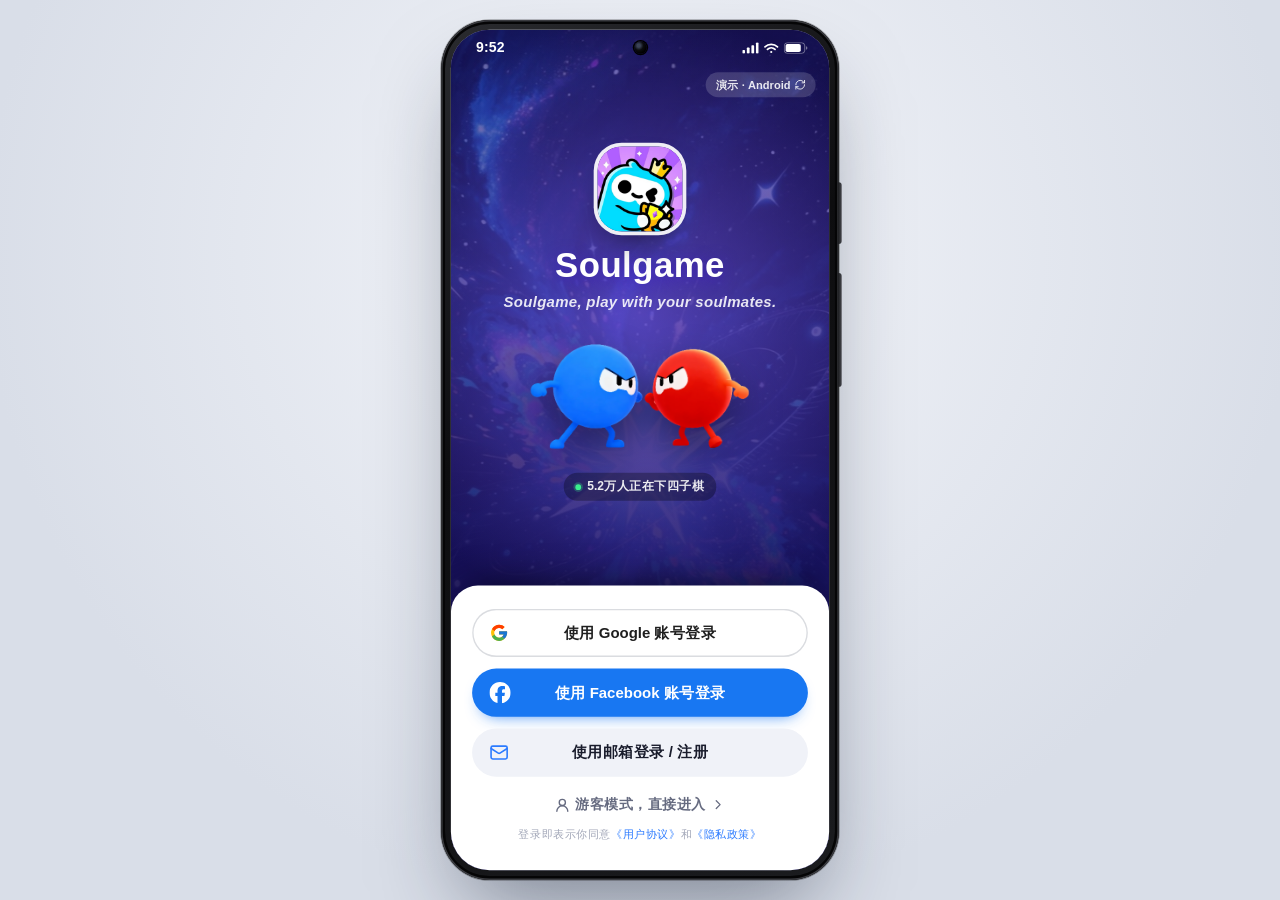
<file: index.html>
<!DOCTYPE html>
<html lang="zh-CN">
<head>
  <meta charset="UTF-8">
  <meta name="viewport" content="width=device-width, initial-scale=1, viewport-fit=cover">
  <title>Soulgame, play with your soulmates.</title>
  <link rel="stylesheet" href="css/style.css">
  <link rel="stylesheet" href="css/home.css">
  <link rel="stylesheet" href="css/battle.css">
  <link rel="stylesheet" href="css/growth.css">
  <link rel="stylesheet" href="css/social.css">
  <link rel="stylesheet" href="css/me.css">
  <link rel="stylesheet" href="css/vip.css">
  <link rel="stylesheet" href="css/call.css">
  <link rel="stylesheet" href="css/auth.css">
</head>
<body>
  <!-- 共享渐变：表情团子、段位徽章（放在不隐藏的 SVG 里，避免 Chrome 引用失效） -->
  <svg class="svg-defs" width="0" height="0" aria-hidden="true" focusable="false">
    <defs>
      <linearGradient id="blobg" x1="16" y1="6" x2="50" y2="62" gradientUnits="userSpaceOnUse">
        <stop stop-color="#62a0ff"/><stop offset=".5" stop-color="#2f67e6"/><stop offset="1" stop-color="#0b2fae"/>
      </linearGradient>
      <linearGradient id="tier0" x1="0" y1="0" x2="1" y2="1"><stop stop-color="#f1b47c"/><stop offset="1" stop-color="#9a5524"/></linearGradient>
      <linearGradient id="tier1" x1="0" y1="0" x2="1" y2="1"><stop stop-color="#eef2f8"/><stop offset="1" stop-color="#8d9bb3"/></linearGradient>
      <linearGradient id="tier2" x1="0" y1="0" x2="1" y2="1"><stop stop-color="#ffe680"/><stop offset="1" stop-color="#ee9a00"/></linearGradient>
      <linearGradient id="tier3" x1="0" y1="0" x2="1" y2="1"><stop stop-color="#a8f7ee"/><stop offset="1" stop-color="#1fa3bf"/></linearGradient>
      <linearGradient id="tier4" x1="0" y1="0" x2="1" y2="1"><stop stop-color="#d4b8ff"/><stop offset="1" stop-color="#4f6bff"/></linearGradient>
    </defs>
  </svg>

  <div class="stage">
    <div class="device" id="device">
      <i class="device-key key-power" aria-hidden="true"></i>
      <i class="device-key key-volume" aria-hidden="true"></i>
      <div class="screen">

        <!-- 页面：内容由 js/pages/*.js 渲染 -->
        <main class="pages">
          <!-- V4 登录：没登录时从登录页启动 -->
          <section class="page" data-page="login" data-status="light"></section>
          <section class="page" data-page="email"></section>

          <!-- 频道 3 个 Tab（登录后 Play 为启动页；V7 首发版不做房间列表和创建房间） -->
          <section class="page" data-page="play"></section>
          <section class="page" data-page="chat"></section>
          <section class="page" data-page="me"></section>

          <!-- 对局链路 -->
          <section class="page" data-page="match" data-status="light" data-transient></section>
          <section class="page" data-page="game" data-status="light" data-transient></section>
          <section class="page" data-page="result" data-status="light" data-transient></section>

          <!-- 大厅功能 -->
          <section class="page" data-page="tasks"></section>
          <section class="page" data-page="shop"></section>

          <!-- 房间与社交 -->
          <section class="page" data-page="room" data-status="light"></section>
          <section class="page" data-page="dm"></section>
          <section class="page" data-page="requests"></section>
          <section class="page" data-page="addfriend"></section>
          <section class="page" data-page="newgroup"></section>
          <section class="page" data-page="profile" data-status="light"></section>

          <!-- 我的 -->
          <section class="page" data-page="edit"></section>
          <section class="page" data-page="wallet"></section>
          <section class="page" data-page="bag"></section>
          <section class="page" data-page="stats"></section>
          <section class="page" data-page="settings"></section>
          <section class="page" data-page="blocks"></section>
          <section class="page" data-page="delete"></section>
          <!-- V3：会员中心、访客、通话 -->
          <section class="page" data-page="vip"></section>
          <section class="page" data-page="call" data-status="light" data-transient></section>
        </main>

        <!-- 系统层：安卓状态栏、挖孔摄像头、手势条（手机上直接打开时隐藏） -->
        <div class="status-bar" aria-hidden="true">
          <span class="status-time">2:32</span>
          <span class="status-icons">
            <svg width="17" height="12" viewBox="0 0 18 12" fill="currentColor"><rect x="0" y="8" width="3" height="4" rx=".8"/><rect x="5" y="5.5" width="3" height="6.5" rx=".8"/><rect x="10" y="3" width="3" height="9" rx=".8"/><rect x="15" y="0" width="3" height="12" rx=".8"/></svg>
            <svg width="16" height="12" viewBox="0 0 17 12" fill="none" stroke="currentColor" stroke-width="1.9" stroke-linecap="round"><path d="M1.6 4.6a10 10 0 0 1 13.8 0"/><path d="M4.3 7.4a6.1 6.1 0 0 1 8.4 0"/><circle cx="8.5" cy="10.3" r="1.2" fill="currentColor" stroke="none"/></svg>
            <svg width="25" height="12" viewBox="0 0 27 13" fill="none"><rect x=".5" y=".5" width="23" height="12" rx="3.5" stroke="currentColor" opacity=".45"/><rect x="2" y="2" width="17" height="9" rx="2" fill="currentColor"/><path d="M25 4.5v4c.8-.3 1.5-1.1 1.5-2s-.7-1.7-1.5-2z" fill="currentColor" opacity=".45"/></svg>
          </span>
        </div>
        <div class="punch-hole" aria-hidden="true"></div>
        <div class="gesture-bar" aria-hidden="true"></div>

        <div class="fly-layer" aria-hidden="true"></div>
        <div class="toast" id="toast" role="status" aria-live="polite"></div>
      </div>
    </div>
  </div>

  <script src="js/app.js"></script>
  <script src="js/data.js"></script>
  <script src="js/store.js"></script>
  <script src="js/ui.js"></script>
  <script src="js/pages/auth.js"></script>
  <script src="js/pages/play.js"></script>
  <script src="js/pages/battle.js"></script>
  <script src="js/pages/tasks.js"></script>
  <script src="js/pages/shop.js"></script>
  <script src="js/pages/rooms.js"></script>
  <script src="js/pages/chat.js"></script>
  <script src="js/pages/me.js"></script>
  <script src="js/pages/vip.js"></script>
  <script src="js/pages/call.js"></script>
</body>
</html>
</file>
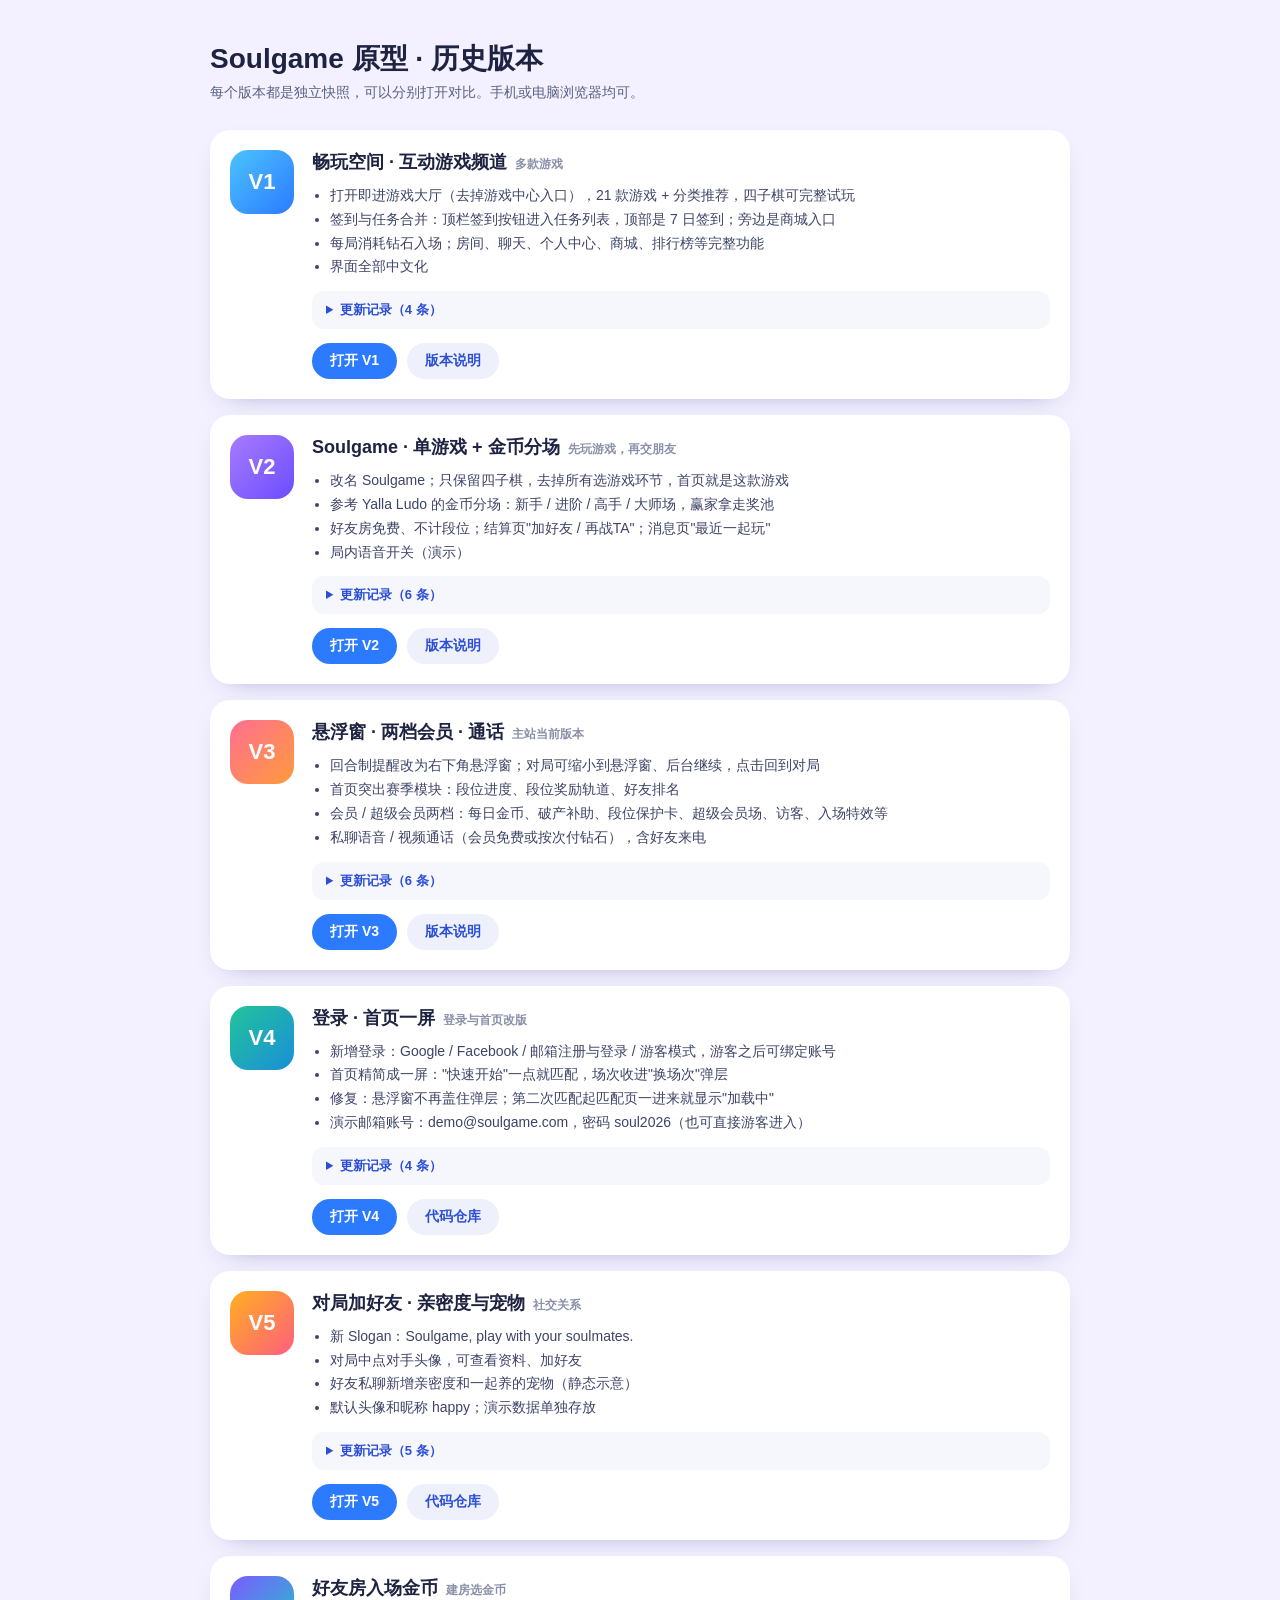
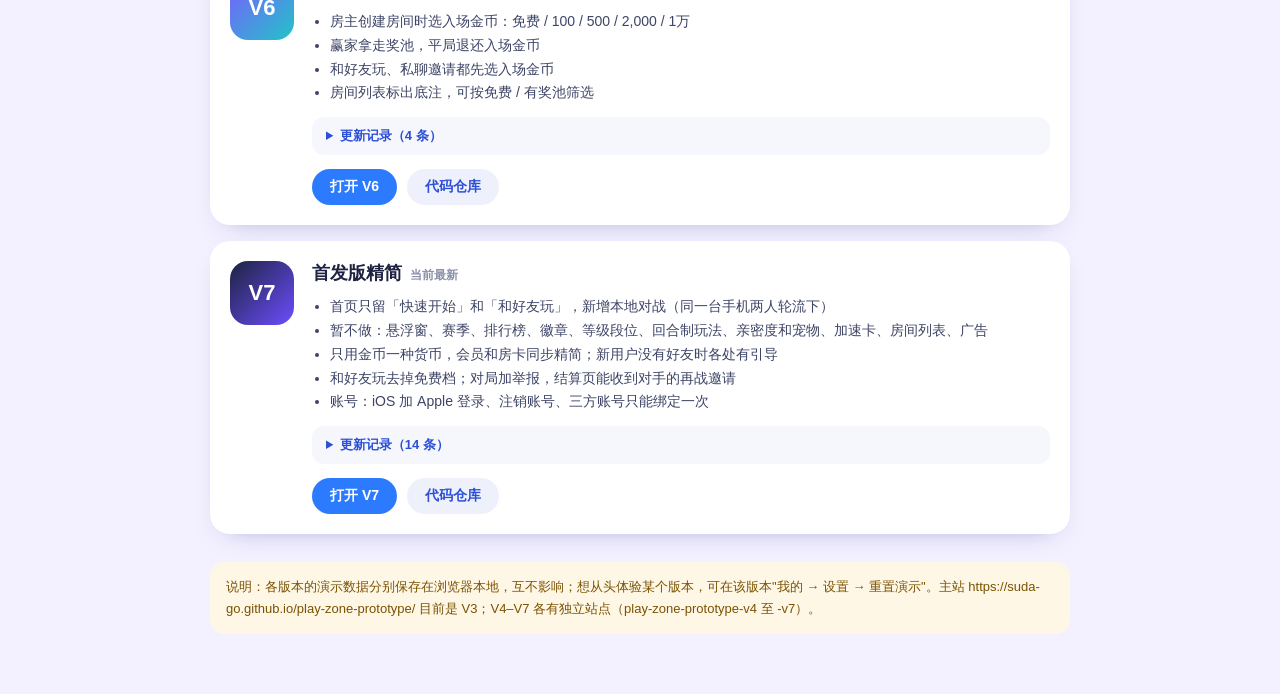
<file: versions/index.html>
<!DOCTYPE html>
<html lang="zh-CN">
<head>
  <meta charset="UTF-8">
  <meta name="viewport" content="width=device-width, initial-scale=1">
  <title>Soulgame 原型 · 历史版本</title>
  <style>
    * { box-sizing: border-box; margin: 0; padding: 0; }
    body { font-family: -apple-system, BlinkMacSystemFont, "PingFang SC", "Microsoft YaHei", sans-serif; background: #f3f1ff; color: #1d2340; padding: 40px 20px 60px; }
    .wrap { max-width: 860px; margin: 0 auto; }
    h1 { font-size: 28px; font-weight: 900; }
    .sub { margin-top: 6px; color: #5a6182; font-size: 14px; }
    .list { margin-top: 28px; display: grid; gap: 16px; }
    .card { display: flex; gap: 18px; align-items: flex-start; padding: 20px; border-radius: 20px; background: #fff; box-shadow: 0 10px 28px -18px rgba(40, 40, 140, .5); }
    .tag { flex-shrink: 0; width: 64px; height: 64px; display: grid; place-items: center; border-radius: 18px; color: #fff; font-size: 22px; font-weight: 900; }
    .t1 { background: linear-gradient(135deg, #4cc3ff, #2c7bff); }
    .t2 { background: linear-gradient(135deg, #a77bff, #6c4dff); }
    .t3 { background: linear-gradient(135deg, #ff6f91, #ff9a3d); }
    .t4 { background: linear-gradient(135deg, #22c39a, #1a8fd8); }
    .t5 { background: linear-gradient(135deg, #ffb020, #ff5e7e); }
    .t6 { background: linear-gradient(135deg, #7b5cff, #22c3c9); }
    .t7 { background: linear-gradient(135deg, #1d2340, #6c4dff); }
    .log { margin-top: 12px; border-radius: 12px; background: #f6f7fc; padding: 10px 14px; font-size: 13px; color: #3d4466; }
    .log summary { cursor: pointer; font-weight: 700; color: #2c4fd6; }
    .log ol { margin: 8px 0 0 18px; line-height: 1.7; }
    .log .d { color: #8a90a8; margin-right: 6px; }
    .m { flex: 1; min-width: 0; }
    .m h2 { font-size: 18px; font-weight: 800; }
    .m h2 small { margin-left: 8px; font-size: 12px; font-weight: 600; color: #8a90a8; }
    .m ul { margin: 10px 0 0 18px; color: #3d4466; font-size: 14px; line-height: 1.7; }
    .btns { margin-top: 14px; display: flex; flex-wrap: wrap; gap: 10px; }
    .btn { display: inline-block; padding: 9px 18px; border-radius: 20px; background: #2c7bff; color: #fff; font-size: 14px; font-weight: 700; text-decoration: none; }
    .btn.ghost { background: #eef1fb; color: #2c4fd6; }
    .note { margin-top: 28px; padding: 14px 16px; border-radius: 14px; background: #fff7e6; color: #7a5200; font-size: 13px; line-height: 1.7; }
  </style>
</head>
<body>
  <div class="wrap">
    <h1>Soulgame 原型 · 历史版本</h1>
    <p class="sub">每个版本都是独立快照，可以分别打开对比。手机或电脑浏览器均可。</p>

    <div class="list">
      <div class="card">
        <span class="tag t1">V1</span>
        <div class="m">
          <h2>畅玩空间 · 互动游戏频道<small>多款游戏</small></h2>
          <ul>
            <li>打开即进游戏大厅（去掉游戏中心入口），21 款游戏 + 分类推荐，四子棋可完整试玩</li>
            <li>签到与任务合并：顶栏签到按钮进入任务列表，顶部是 7 日签到；旁边是商城入口</li>
            <li>每局消耗钻石入场；房间、聊天、个人中心、商城、排行榜等完整功能</li>
            <li>界面全部中文化</li>
          </ul>
          <details class="log">
            <summary>更新记录（4 条）</summary>
            <ol>
              <li><span class="d">11-12</span>打开即进游戏大厅，去掉游戏中心入口和新手引导入口</li>
              <li><span class="d">11-12</span>任务和商城移出首页；顶栏保留签到按钮，点进去是任务列表，7 日签到放在最上面；签到旁边加商城入口</li>
              <li><span class="d">11-12</span>修复离开页面和重置演示时数据处理不对的问题</li>
              <li><span class="d">11-12</span>界面上的英文全部改成中文，并调整翻译后错位的排版</li>
            </ol>
          </details>
          <div class="btns"><a class="btn" href="v1/index.html" target="_blank">打开 V1</a><a class="btn ghost" href="https://github.com/suda-go/play-zone-prototype/releases/tag/v1.0" target="_blank">版本说明</a></div>
        </div>
      </div>

      <div class="card">
        <span class="tag t2">V2</span>
        <div class="m">
          <h2>Soulgame · 单游戏 + 金币分场<small>先玩游戏，再交朋友</small></h2>
          <ul>
            <li>改名 Soulgame；只保留四子棋，去掉所有选游戏环节，首页就是这款游戏</li>
            <li>参考 Yalla Ludo 的金币分场：新手 / 进阶 / 高手 / 大师场，赢家拿走奖池</li>
            <li>好友房免费、不计段位；结算页"加好友 / 再战TA"；消息页"最近一起玩"</li>
            <li>局内语音开关（演示）</li>
          </ul>
          <details class="log">
            <summary>更新记录（6 条）</summary>
            <ol>
              <li><span class="d">11-12</span>改名 Soulgame，口号「先玩游戏，再交朋友」</li>
              <li><span class="d">11-12</span>只保留四子棋，去掉所有选游戏环节，首页就是这款游戏</li>
              <li><span class="d">11-12</span>参考 Yalla Ludo 做金币分场：新手 / 进阶 / 高手 / 大师场，赢家拿走奖池</li>
              <li><span class="d">11-12</span>好友房免费、不计段位</li>
              <li><span class="d">11-12</span>结算页加「加好友」「再战TA」；消息页加「最近一起玩」</li>
              <li><span class="d">11-12</span>局内语音开关（演示）</li>
            </ol>
          </details>
          <div class="btns"><a class="btn" href="v2/index.html" target="_blank">打开 V2</a><a class="btn ghost" href="https://github.com/suda-go/play-zone-prototype/releases/tag/v2.0" target="_blank">版本说明</a></div>
        </div>
      </div>

      <div class="card">
        <span class="tag t3">V3</span>
        <div class="m">
          <h2>悬浮窗 · 两档会员 · 通话<small>主站当前版本</small></h2>
          <ul>
            <li>回合制提醒改为右下角悬浮窗；对局可缩小到悬浮窗、后台继续，点击回到对局</li>
            <li>首页突出赛季模块：段位进度、段位奖励轨道、好友排名</li>
            <li>会员 / 超级会员两档：每日金币、破产补助、段位保护卡、超级会员场、访客、入场特效等</li>
            <li>私聊语音 / 视频通话（会员免费或按次付钻石），含好友来电</li>
          </ul>
          <details class="log">
            <summary>更新记录（6 条）</summary>
            <ol>
              <li><span class="d">11-12</span>首页的「轮到你」提醒改成右下角悬浮窗；对局可以缩小到悬浮窗、后台继续，点击回到对局</li>
              <li><span class="d">11-12</span>首页突出赛季模块：段位进度、段位奖励轨道、好友排名</li>
              <li><span class="d">11-12</span>会员 / 超级会员两档权益：每日金币、破产补助、段位保护卡、超级会员场、访客、入场特效等</li>
              <li><span class="d">11-12</span>私聊语音 / 视频通话：会员免费或按次付钻石，含好友来电</li>
              <li><span class="d">11-12</span>原计划把四子棋改成五子棋，评估后取消，继续用四子棋</li>
              <li><span class="d">11-12</span>悬浮窗：没有底部 Tab 的页面移到右侧中部，避开主按钮和输入栏</li>
            </ol>
          </details>
          <div class="btns"><a class="btn" href="v3/index.html" target="_blank">打开 V3</a><a class="btn ghost" href="https://github.com/suda-go/play-zone-prototype/releases/tag/v3.0" target="_blank">版本说明</a></div>
        </div>
      </div>
      <div class="card">
        <span class="tag t4">V4</span>
        <div class="m">
          <h2>登录 · 首页一屏<small>登录与首页改版</small></h2>
          <ul>
            <li>新增登录：Google / Facebook / 邮箱注册与登录 / 游客模式，游客之后可绑定账号</li>
            <li>首页精简成一屏："快速开始"一点就匹配，场次收进"换场次"弹层</li>
            <li>修复：悬浮窗不再盖住弹层；第二次匹配起匹配页一进来就显示"加载中"</li>
            <li>演示邮箱账号：demo@soulgame.com，密码 soul2026（也可直接游客进入）</li>
          </ul>
          <details class="log">
            <summary>更新记录（4 条）</summary>
            <ol>
              <li><span class="d">11-12</span>修复：第二次匹配起，匹配页一进来就显示「加载中」（上一局的状态没清掉）</li>
              <li><span class="d">11-12</span>新增登录：Google / Facebook / 邮箱注册与登录 / 游客模式，游客可绑定账号</li>
              <li><span class="d">11-12</span>首页精简成一屏：「快速开始」一点就匹配，场次收进「换场次」弹层</li>
              <li><span class="d">11-12</span>悬浮窗不再盖住弹层</li>
            </ol>
          </details>
          <div class="btns"><a class="btn" href="https://suda-go.github.io/play-zone-prototype-v4/" target="_blank">打开 V4</a><a class="btn ghost" href="https://github.com/suda-go/play-zone-prototype-v4" target="_blank">代码仓库</a></div>
        </div>
      </div>
      <div class="card">
        <span class="tag t5">V5</span>
        <div class="m">
          <h2>对局加好友 · 亲密度与宠物<small>社交关系</small></h2>
          <ul>
            <li>新 Slogan：Soulgame, play with your soulmates.</li>
            <li>对局中点对手头像，可查看资料、加好友</li>
            <li>好友私聊新增亲密度和一起养的宠物（静态示意）</li>
            <li>默认头像和昵称 happy；演示数据单独存放</li>
          </ul>
          <details class="log">
            <summary>更新记录（5 条）</summary>
            <ol>
              <li><span class="d">11-12</span>新 Slogan：Soulgame, play with your soulmates.</li>
              <li><span class="d">11-12</span>对局中点对手头像，可查看资料、加好友</li>
              <li><span class="d">11-12</span>好友私聊加亲密度和一起养的宠物（静态示意）</li>
              <li><span class="d">11-12</span>默认头像和昵称 happy</li>
              <li><span class="d">11-12</span>演示数据单独存放，不和其他版本互相覆盖</li>
            </ol>
          </details>
          <div class="btns"><a class="btn" href="https://suda-go.github.io/play-zone-prototype-v5/#play" target="_blank">打开 V5</a><a class="btn ghost" href="https://github.com/suda-go/play-zone-prototype-v5" target="_blank">代码仓库</a></div>
        </div>
      </div>
      <div class="card">
        <span class="tag t6">V6</span>
        <div class="m">
          <h2>好友房入场金币<small>建房选金币</small></h2>
          <ul>
            <li>房主创建房间时选入场金币：免费 / 100 / 500 / 2,000 / 1万</li>
            <li>赢家拿走奖池，平局退还入场金币</li>
            <li>和好友玩、私聊邀请都先选入场金币</li>
            <li>房间列表标出底注，可按免费 / 有奖池筛选</li>
          </ul>
          <details class="log">
            <summary>更新记录（4 条）</summary>
            <ol>
              <li><span class="d">11-12</span>房主创建房间时选入场金币：免费 / 100 / 500 / 2,000 / 1万</li>
              <li><span class="d">11-12</span>赢家拿走奖池，平局退还入场金币</li>
              <li><span class="d">11-12</span>和好友玩、私聊邀请都先选入场金币</li>
              <li><span class="d">11-12</span>房间列表标出底注，可按免费 / 有奖池筛选</li>
            </ol>
          </details>
          <div class="btns"><a class="btn" href="https://suda-go.github.io/play-zone-prototype-v6/#login" target="_blank">打开 V6</a><a class="btn ghost" href="https://github.com/suda-go/play-zone-prototype-v6" target="_blank">代码仓库</a></div>
        </div>
      </div>
      <div class="card">
        <span class="tag t7">V7</span>
        <div class="m">
          <h2>首发版精简<small>当前最新</small></h2>
          <ul>
            <li>首页只留「快速开始」和「和好友玩」，新增本地对战（同一台手机两人轮流下）</li>
            <li>暂不做：悬浮窗、赛季、排行榜、徽章、等级段位、回合制玩法、亲密度和宠物、加速卡、房间列表、广告</li>
            <li>只用金币一种货币，会员和房卡同步精简；新用户没有好友时各处有引导</li>
            <li>和好友玩去掉免费档；对局加举报，结算页能收到对手的再战邀请</li>
            <li>账号：iOS 加 Apple 登录、注销账号、三方账号只能绑定一次</li>
          </ul>
          <details class="log">
            <summary>更新记录（14 条）</summary>
            <ol>
              <li><span class="d">11-17</span>首发版精简：首页只留「快速开始」和「和好友玩」（去掉人机练习、创建房间、超级会员场）；去掉房间列表 Tab；只用金币一种货币（钻石改金币，商城去掉钻石礼包和兑换）；会员和房卡同步精简</li>
              <li><span class="d">11-17</span>悬浮窗先不做（去掉回合制提醒和对局缩小）；对局页去掉缩小按钮，返回键改成认输确认；首页玩法区下移占满空间</li>
              <li><span class="d">11-17</span>去掉赛季（首页卡片、赛季头像框）、排行榜（页面和好友排名）、加速卡（匹配页按钮、商城和背包道具，奖励里的加速卡换成金币）</li>
              <li><span class="d">11-17</span>去掉徽章（徽章页、我的页入口、好友资料里的徽章、解锁提示）；我的页商城说明去掉道具</li>
              <li><span class="d">11-17</span>去掉谁看过我、等级和段位（结算只算金币，场次不再按等级解锁，会员去掉保护卡和经验加成）、回合制玩法（含回合提醒任务和设置）、好友宠物</li>
              <li><span class="d">11-17</span>去掉好友亲密度；首页突出游戏（标志下方放游戏大图）；我的页改成金币卡片；纯新用户没有好友、聊天和对局记录时，「和好友玩」、消息页、选好友都有引导，设置里可填充示例好友</li>
              <li><span class="d">11-17</span>首页突出开始游戏（标志缩成一行，快速开始大卡片放最上面）；新增本地对战（同一台手机两人轮流下）；去掉首局前的玩法说明，匹配等待缩短到约 3.5 秒</li>
              <li><span class="d">11-17</span>消息 → 好友列表：已有好友时不再显示「最近一起玩」；「加一起玩过的人」任务改为跳到添加好友页</li>
              <li><span class="d">11-17</span>已有好友时，消息页聊天顶部不再显示「最近一起玩」头像和「找更多」入口（还没有好友时照常显示）</li>
              <li><span class="d">11-18</span>账号补充：iOS 加 Apple 登录（可演示切换平台）；设置里加注销账号（须知、身份验证、5 秒倒计时确认）；一个三方账号只能绑定一次，已被绑定时给出提示；头像和昵称还是默认的才换成三方资料；游客退出提示去掉「等级」</li>
              <li><span class="d">11-18</span>和好友玩去掉免费档：入场金币只有 100 / 500 / 2,000 / 1万，金币不够 100 时直接弹金币不足，原来的免费房按 100 算；首页修正：新手礼包点「全部领取」才算领过，引导气泡显示时按返回键只关气泡，退出挽留的「再玩1局」按场次自动开局，新账号选场次不再显示「上次」</li>
              <li><span class="d">11-18</span>结算页：和好友打完、还没一起玩过时，提示改成「下次可以在“和好友玩”里约TA」（去掉免费档后不再说「好友对局不扣金币」）</li>
              <li><span class="d">11-18</span>暂不集成广告：去掉每日任务「看1次广告」（每日任务剩 4 个）、金币不足弹窗的「看广告」、商城的看广告领金币和「金币+免广告卡」礼包；背包和设置里提到广告的文案一起去掉</li>
              <li><span class="d">11-18</span>按对局与结算、匹配需求文档调整：匹配页提示改成「正在为你寻找水平相近的对手」；先手双方各 50%；人机和真人对手一样强；弹窗打开时计时不暂停；表情提示改成「专心对局！」；对局中好友申请通过改成轻提示；对手资料卡加举报；结算页引导语不再替对手说话，能收到对手的再战邀请（10 秒内接受或拒绝）</li>
            </ol>
          </details>
          <div class="btns"><a class="btn" href="https://suda-go.github.io/play-zone-prototype-v7/" target="_blank">打开 V7</a><a class="btn ghost" href="https://github.com/suda-go/play-zone-prototype-v7/commits" target="_blank">代码仓库</a></div>
        </div>
      </div>
    </div>

    <p class="note">说明：各版本的演示数据分别保存在浏览器本地，互不影响；想从头体验某个版本，可在该版本"我的 → 设置 → 重置演示"。主站 https://suda-go.github.io/play-zone-prototype/ 目前是 V3；V4–V7 各有独立站点（play-zone-prototype-v4 至 -v7）。</p>
  </div>
</body>
</html>
</file>
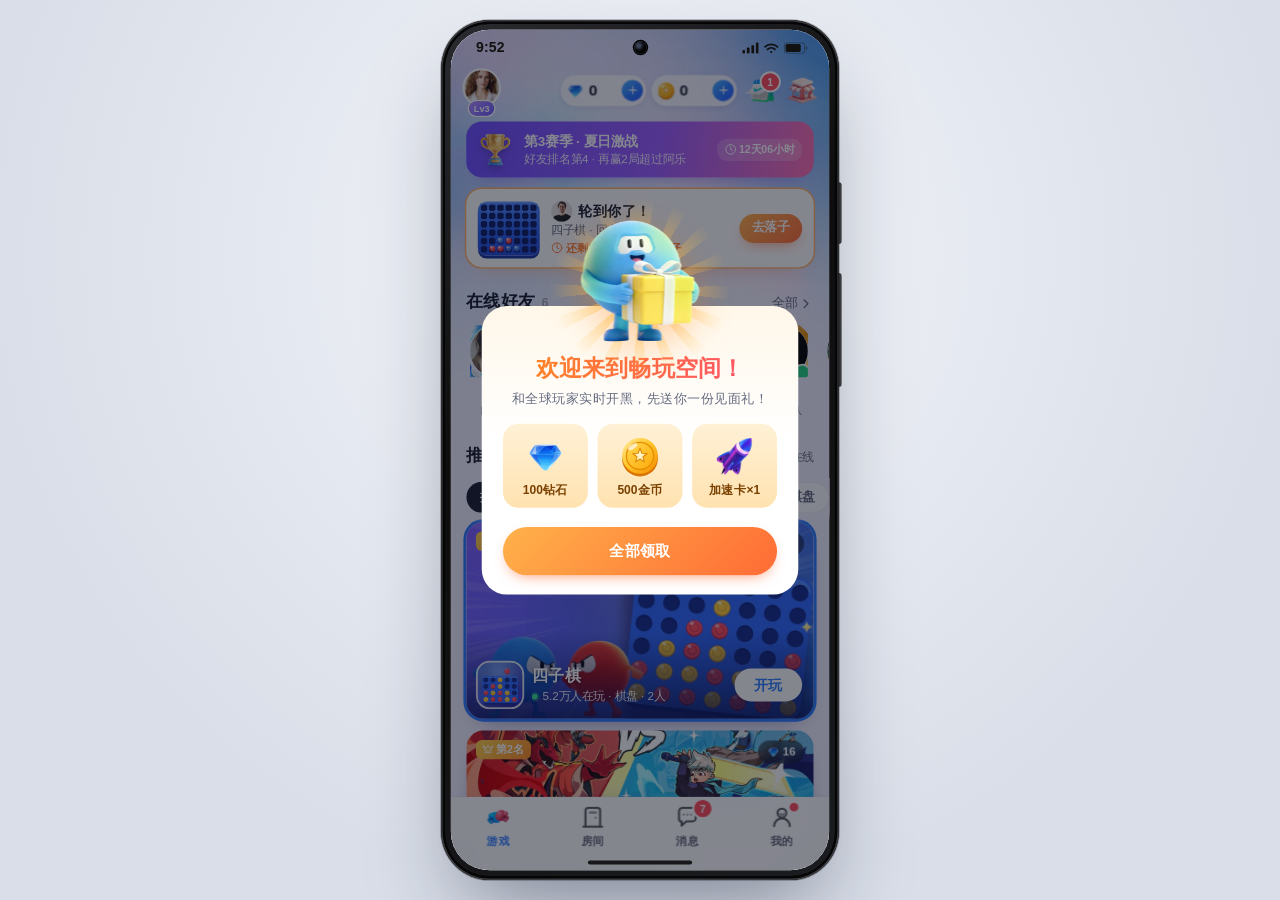
<file: versions/v1/index.html>
<!DOCTYPE html>
<html lang="zh-CN">
<head>
  <meta charset="UTF-8">
  <meta name="viewport" content="width=device-width, initial-scale=1, viewport-fit=cover">
  <title>畅玩空间 · 互动游戏频道原型</title>
  <link rel="stylesheet" href="css/style.css">
  <link rel="stylesheet" href="css/home.css">
  <link rel="stylesheet" href="css/battle.css">
  <link rel="stylesheet" href="css/growth.css">
  <link rel="stylesheet" href="css/social.css">
  <link rel="stylesheet" href="css/me.css">
</head>
<body>
  <!-- 共享渐变：表情团子、段位徽章（放在不隐藏的 SVG 里，避免 Chrome 引用失效） -->
  <svg class="svg-defs" width="0" height="0" aria-hidden="true" focusable="false">
    <defs>
      <linearGradient id="blobg" x1="16" y1="6" x2="50" y2="62" gradientUnits="userSpaceOnUse">
        <stop stop-color="#62a0ff"/><stop offset=".5" stop-color="#2f67e6"/><stop offset="1" stop-color="#0b2fae"/>
      </linearGradient>
      <linearGradient id="tier0" x1="0" y1="0" x2="1" y2="1"><stop stop-color="#f1b47c"/><stop offset="1" stop-color="#9a5524"/></linearGradient>
      <linearGradient id="tier1" x1="0" y1="0" x2="1" y2="1"><stop stop-color="#eef2f8"/><stop offset="1" stop-color="#8d9bb3"/></linearGradient>
      <linearGradient id="tier2" x1="0" y1="0" x2="1" y2="1"><stop stop-color="#ffe680"/><stop offset="1" stop-color="#ee9a00"/></linearGradient>
      <linearGradient id="tier3" x1="0" y1="0" x2="1" y2="1"><stop stop-color="#a8f7ee"/><stop offset="1" stop-color="#1fa3bf"/></linearGradient>
      <linearGradient id="tier4" x1="0" y1="0" x2="1" y2="1"><stop stop-color="#d4b8ff"/><stop offset="1" stop-color="#4f6bff"/></linearGradient>
    </defs>
  </svg>

  <div class="stage">
    <div class="device" id="device">
      <i class="device-key key-power" aria-hidden="true"></i>
      <i class="device-key key-volume" aria-hidden="true"></i>
      <div class="screen">

        <!-- 页面：内容由 js/pages/*.js 渲染 -->
        <main class="pages">
          <!-- 频道 4 个 Tab（Play 为启动页） -->
          <section class="page" data-page="play"></section>
          <section class="page" data-page="rooms"></section>
          <section class="page" data-page="chat"></section>
          <section class="page" data-page="me"></section>

          <!-- 对局链路 -->
          <section class="page" data-page="detail" data-status="light"></section>
          <section class="page" data-page="match" data-status="light" data-transient></section>
          <section class="page" data-page="game" data-status="light" data-transient></section>
          <section class="page" data-page="result" data-status="light" data-transient></section>

          <!-- 大厅功能 -->
          <section class="page" data-page="tasks"></section>
          <section class="page" data-page="rank" data-status="light"></section>
          <section class="page" data-page="shop"></section>

          <!-- 房间与社交 -->
          <section class="page" data-page="create"></section>
          <section class="page" data-page="room" data-status="light"></section>
          <section class="page" data-page="dm"></section>
          <section class="page" data-page="requests"></section>
          <section class="page" data-page="addfriend"></section>
          <section class="page" data-page="newgroup"></section>
          <section class="page" data-page="profile" data-status="light"></section>

          <!-- 我的 -->
          <section class="page" data-page="edit"></section>
          <section class="page" data-page="wallet"></section>
          <section class="page" data-page="bag"></section>
          <section class="page" data-page="stats"></section>
          <section class="page" data-page="badges"></section>
          <section class="page" data-page="settings"></section>
        </main>

        <!-- 系统层：安卓状态栏、挖孔摄像头、手势条（手机上直接打开时隐藏） -->
        <div class="status-bar" aria-hidden="true">
          <span class="status-time">2:32</span>
          <span class="status-icons">
            <svg width="17" height="12" viewBox="0 0 18 12" fill="currentColor"><rect x="0" y="8" width="3" height="4" rx=".8"/><rect x="5" y="5.5" width="3" height="6.5" rx=".8"/><rect x="10" y="3" width="3" height="9" rx=".8"/><rect x="15" y="0" width="3" height="12" rx=".8"/></svg>
            <svg width="16" height="12" viewBox="0 0 17 12" fill="none" stroke="currentColor" stroke-width="1.9" stroke-linecap="round"><path d="M1.6 4.6a10 10 0 0 1 13.8 0"/><path d="M4.3 7.4a6.1 6.1 0 0 1 8.4 0"/><circle cx="8.5" cy="10.3" r="1.2" fill="currentColor" stroke="none"/></svg>
            <svg width="25" height="12" viewBox="0 0 27 13" fill="none"><rect x=".5" y=".5" width="23" height="12" rx="3.5" stroke="currentColor" opacity=".45"/><rect x="2" y="2" width="17" height="9" rx="2" fill="currentColor"/><path d="M25 4.5v4c.8-.3 1.5-1.1 1.5-2s-.7-1.7-1.5-2z" fill="currentColor" opacity=".45"/></svg>
          </span>
        </div>
        <div class="punch-hole" aria-hidden="true"></div>
        <div class="gesture-bar" aria-hidden="true"></div>

        <div class="fly-layer" aria-hidden="true"></div>
        <div class="toast" id="toast" role="status" aria-live="polite"></div>
      </div>
    </div>
  </div>

  <script src="js/app.js"></script>
  <script src="js/data.js"></script>
  <script src="js/store.js"></script>
  <script src="js/ui.js"></script>
  <script src="js/pages/play.js"></script>
  <script src="js/pages/battle.js"></script>
  <script src="js/pages/tasks.js"></script>
  <script src="js/pages/rank.js"></script>
  <script src="js/pages/shop.js"></script>
  <script src="js/pages/rooms.js"></script>
  <script src="js/pages/chat.js"></script>
  <script src="js/pages/me.js"></script>
</body>
</html>
</file>
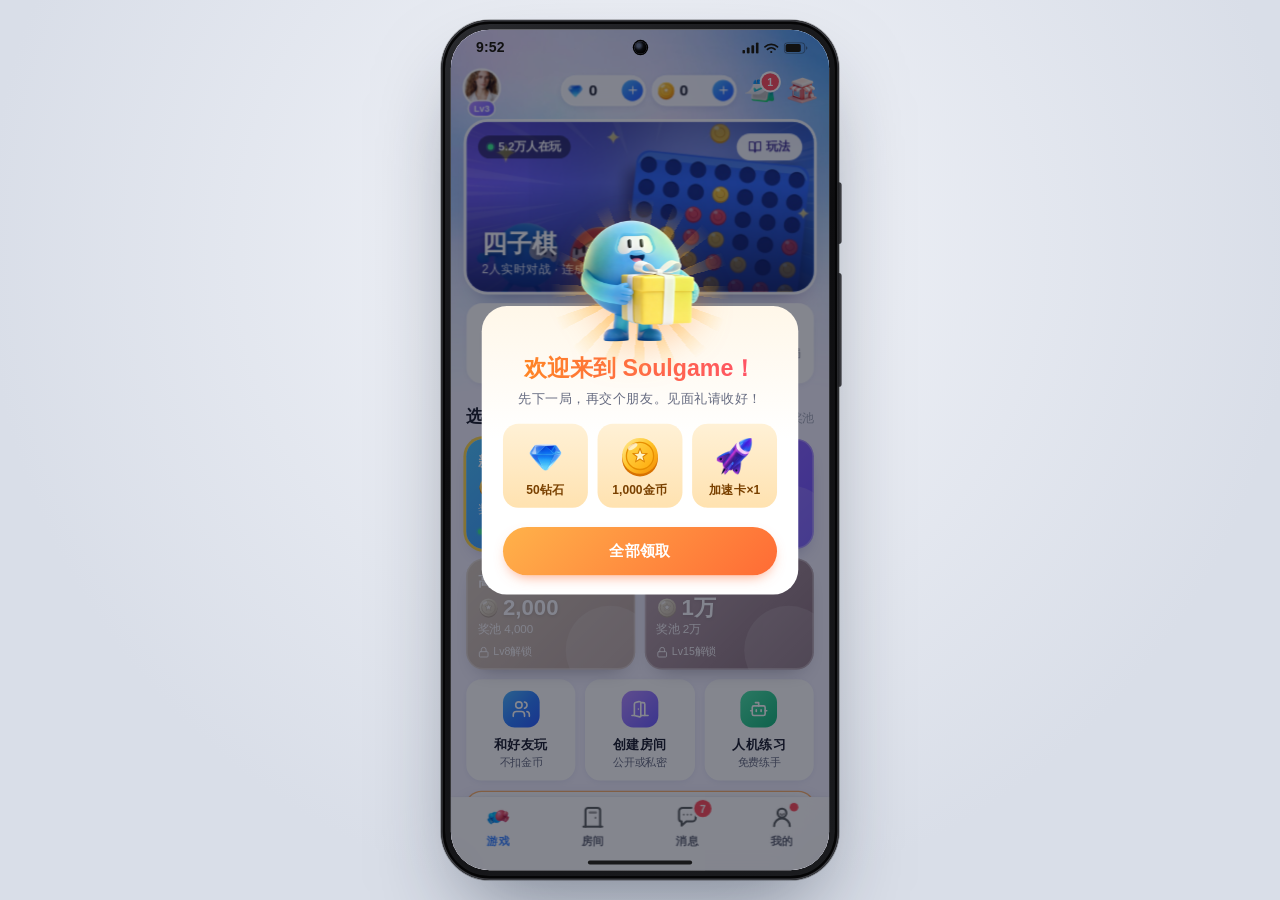
<file: versions/v2/index.html>
<!DOCTYPE html>
<html lang="zh-CN">
<head>
  <meta charset="UTF-8">
  <meta name="viewport" content="width=device-width, initial-scale=1, viewport-fit=cover">
  <title>Soulgame · 先玩游戏，再交朋友</title>
  <link rel="stylesheet" href="css/style.css">
  <link rel="stylesheet" href="css/home.css">
  <link rel="stylesheet" href="css/battle.css">
  <link rel="stylesheet" href="css/growth.css">
  <link rel="stylesheet" href="css/social.css">
  <link rel="stylesheet" href="css/me.css">
</head>
<body>
  <!-- 共享渐变：表情团子、段位徽章（放在不隐藏的 SVG 里，避免 Chrome 引用失效） -->
  <svg class="svg-defs" width="0" height="0" aria-hidden="true" focusable="false">
    <defs>
      <linearGradient id="blobg" x1="16" y1="6" x2="50" y2="62" gradientUnits="userSpaceOnUse">
        <stop stop-color="#62a0ff"/><stop offset=".5" stop-color="#2f67e6"/><stop offset="1" stop-color="#0b2fae"/>
      </linearGradient>
      <linearGradient id="tier0" x1="0" y1="0" x2="1" y2="1"><stop stop-color="#f1b47c"/><stop offset="1" stop-color="#9a5524"/></linearGradient>
      <linearGradient id="tier1" x1="0" y1="0" x2="1" y2="1"><stop stop-color="#eef2f8"/><stop offset="1" stop-color="#8d9bb3"/></linearGradient>
      <linearGradient id="tier2" x1="0" y1="0" x2="1" y2="1"><stop stop-color="#ffe680"/><stop offset="1" stop-color="#ee9a00"/></linearGradient>
      <linearGradient id="tier3" x1="0" y1="0" x2="1" y2="1"><stop stop-color="#a8f7ee"/><stop offset="1" stop-color="#1fa3bf"/></linearGradient>
      <linearGradient id="tier4" x1="0" y1="0" x2="1" y2="1"><stop stop-color="#d4b8ff"/><stop offset="1" stop-color="#4f6bff"/></linearGradient>
    </defs>
  </svg>

  <div class="stage">
    <div class="device" id="device">
      <i class="device-key key-power" aria-hidden="true"></i>
      <i class="device-key key-volume" aria-hidden="true"></i>
      <div class="screen">

        <!-- 页面：内容由 js/pages/*.js 渲染 -->
        <main class="pages">
          <!-- 频道 4 个 Tab（Play 为启动页） -->
          <section class="page" data-page="play"></section>
          <section class="page" data-page="rooms"></section>
          <section class="page" data-page="chat"></section>
          <section class="page" data-page="me"></section>

          <!-- 对局链路 -->
          <section class="page" data-page="match" data-status="light" data-transient></section>
          <section class="page" data-page="game" data-status="light" data-transient></section>
          <section class="page" data-page="result" data-status="light" data-transient></section>

          <!-- 大厅功能 -->
          <section class="page" data-page="tasks"></section>
          <section class="page" data-page="rank" data-status="light"></section>
          <section class="page" data-page="shop"></section>

          <!-- 房间与社交 -->
          <section class="page" data-page="create"></section>
          <section class="page" data-page="room" data-status="light"></section>
          <section class="page" data-page="dm"></section>
          <section class="page" data-page="requests"></section>
          <section class="page" data-page="addfriend"></section>
          <section class="page" data-page="newgroup"></section>
          <section class="page" data-page="profile" data-status="light"></section>

          <!-- 我的 -->
          <section class="page" data-page="edit"></section>
          <section class="page" data-page="wallet"></section>
          <section class="page" data-page="bag"></section>
          <section class="page" data-page="stats"></section>
          <section class="page" data-page="badges"></section>
          <section class="page" data-page="settings"></section>
        </main>

        <!-- 系统层：安卓状态栏、挖孔摄像头、手势条（手机上直接打开时隐藏） -->
        <div class="status-bar" aria-hidden="true">
          <span class="status-time">2:32</span>
          <span class="status-icons">
            <svg width="17" height="12" viewBox="0 0 18 12" fill="currentColor"><rect x="0" y="8" width="3" height="4" rx=".8"/><rect x="5" y="5.5" width="3" height="6.5" rx=".8"/><rect x="10" y="3" width="3" height="9" rx=".8"/><rect x="15" y="0" width="3" height="12" rx=".8"/></svg>
            <svg width="16" height="12" viewBox="0 0 17 12" fill="none" stroke="currentColor" stroke-width="1.9" stroke-linecap="round"><path d="M1.6 4.6a10 10 0 0 1 13.8 0"/><path d="M4.3 7.4a6.1 6.1 0 0 1 8.4 0"/><circle cx="8.5" cy="10.3" r="1.2" fill="currentColor" stroke="none"/></svg>
            <svg width="25" height="12" viewBox="0 0 27 13" fill="none"><rect x=".5" y=".5" width="23" height="12" rx="3.5" stroke="currentColor" opacity=".45"/><rect x="2" y="2" width="17" height="9" rx="2" fill="currentColor"/><path d="M25 4.5v4c.8-.3 1.5-1.1 1.5-2s-.7-1.7-1.5-2z" fill="currentColor" opacity=".45"/></svg>
          </span>
        </div>
        <div class="punch-hole" aria-hidden="true"></div>
        <div class="gesture-bar" aria-hidden="true"></div>

        <div class="fly-layer" aria-hidden="true"></div>
        <div class="toast" id="toast" role="status" aria-live="polite"></div>
      </div>
    </div>
  </div>

  <script src="js/app.js"></script>
  <script src="js/data.js"></script>
  <script src="js/store.js"></script>
  <script src="js/ui.js"></script>
  <script src="js/pages/play.js"></script>
  <script src="js/pages/battle.js"></script>
  <script src="js/pages/tasks.js"></script>
  <script src="js/pages/rank.js"></script>
  <script src="js/pages/shop.js"></script>
  <script src="js/pages/rooms.js"></script>
  <script src="js/pages/chat.js"></script>
  <script src="js/pages/me.js"></script>
</body>
</html>
</file>
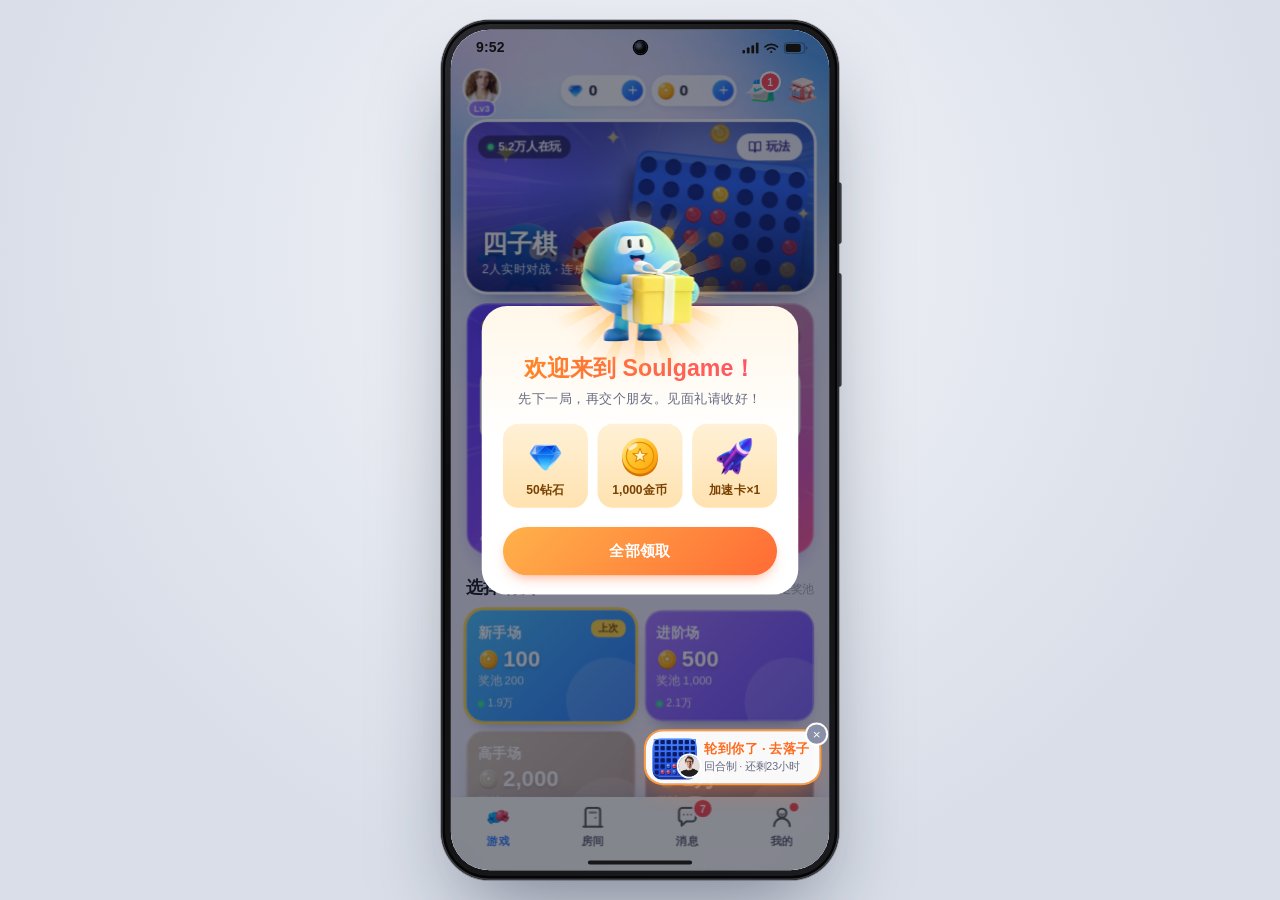
<file: versions/v3/index.html>
<!DOCTYPE html>
<html lang="zh-CN">
<head>
  <meta charset="UTF-8">
  <meta name="viewport" content="width=device-width, initial-scale=1, viewport-fit=cover">
  <title>Soulgame · 先玩游戏，再交朋友</title>
  <link rel="stylesheet" href="css/style.css">
  <link rel="stylesheet" href="css/home.css">
  <link rel="stylesheet" href="css/battle.css">
  <link rel="stylesheet" href="css/growth.css">
  <link rel="stylesheet" href="css/social.css">
  <link rel="stylesheet" href="css/me.css">
  <link rel="stylesheet" href="css/vip.css">
  <link rel="stylesheet" href="css/call.css">
</head>
<body>
  <!-- 共享渐变：表情团子、段位徽章（放在不隐藏的 SVG 里，避免 Chrome 引用失效） -->
  <svg class="svg-defs" width="0" height="0" aria-hidden="true" focusable="false">
    <defs>
      <linearGradient id="blobg" x1="16" y1="6" x2="50" y2="62" gradientUnits="userSpaceOnUse">
        <stop stop-color="#62a0ff"/><stop offset=".5" stop-color="#2f67e6"/><stop offset="1" stop-color="#0b2fae"/>
      </linearGradient>
      <linearGradient id="tier0" x1="0" y1="0" x2="1" y2="1"><stop stop-color="#f1b47c"/><stop offset="1" stop-color="#9a5524"/></linearGradient>
      <linearGradient id="tier1" x1="0" y1="0" x2="1" y2="1"><stop stop-color="#eef2f8"/><stop offset="1" stop-color="#8d9bb3"/></linearGradient>
      <linearGradient id="tier2" x1="0" y1="0" x2="1" y2="1"><stop stop-color="#ffe680"/><stop offset="1" stop-color="#ee9a00"/></linearGradient>
      <linearGradient id="tier3" x1="0" y1="0" x2="1" y2="1"><stop stop-color="#a8f7ee"/><stop offset="1" stop-color="#1fa3bf"/></linearGradient>
      <linearGradient id="tier4" x1="0" y1="0" x2="1" y2="1"><stop stop-color="#d4b8ff"/><stop offset="1" stop-color="#4f6bff"/></linearGradient>
    </defs>
  </svg>

  <div class="stage">
    <div class="device" id="device">
      <i class="device-key key-power" aria-hidden="true"></i>
      <i class="device-key key-volume" aria-hidden="true"></i>
      <div class="screen">

        <!-- 页面：内容由 js/pages/*.js 渲染 -->
        <main class="pages">
          <!-- 频道 4 个 Tab（Play 为启动页） -->
          <section class="page" data-page="play"></section>
          <section class="page" data-page="rooms"></section>
          <section class="page" data-page="chat"></section>
          <section class="page" data-page="me"></section>

          <!-- 对局链路 -->
          <section class="page" data-page="match" data-status="light" data-transient></section>
          <section class="page" data-page="game" data-status="light" data-transient></section>
          <section class="page" data-page="result" data-status="light" data-transient></section>

          <!-- 大厅功能 -->
          <section class="page" data-page="tasks"></section>
          <section class="page" data-page="rank" data-status="light"></section>
          <section class="page" data-page="shop"></section>

          <!-- 房间与社交 -->
          <section class="page" data-page="create"></section>
          <section class="page" data-page="room" data-status="light"></section>
          <section class="page" data-page="dm"></section>
          <section class="page" data-page="requests"></section>
          <section class="page" data-page="addfriend"></section>
          <section class="page" data-page="newgroup"></section>
          <section class="page" data-page="profile" data-status="light"></section>

          <!-- 我的 -->
          <section class="page" data-page="edit"></section>
          <section class="page" data-page="wallet"></section>
          <section class="page" data-page="bag"></section>
          <section class="page" data-page="stats"></section>
          <section class="page" data-page="badges"></section>
          <section class="page" data-page="settings"></section>
          <!-- V3：会员中心、访客、通话 -->
          <section class="page" data-page="vip"></section>
          <section class="page" data-page="visitors"></section>
          <section class="page" data-page="call" data-status="light" data-transient></section>
        </main>

        <!-- 系统层：安卓状态栏、挖孔摄像头、手势条（手机上直接打开时隐藏） -->
        <div class="status-bar" aria-hidden="true">
          <span class="status-time">2:32</span>
          <span class="status-icons">
            <svg width="17" height="12" viewBox="0 0 18 12" fill="currentColor"><rect x="0" y="8" width="3" height="4" rx=".8"/><rect x="5" y="5.5" width="3" height="6.5" rx=".8"/><rect x="10" y="3" width="3" height="9" rx=".8"/><rect x="15" y="0" width="3" height="12" rx=".8"/></svg>
            <svg width="16" height="12" viewBox="0 0 17 12" fill="none" stroke="currentColor" stroke-width="1.9" stroke-linecap="round"><path d="M1.6 4.6a10 10 0 0 1 13.8 0"/><path d="M4.3 7.4a6.1 6.1 0 0 1 8.4 0"/><circle cx="8.5" cy="10.3" r="1.2" fill="currentColor" stroke="none"/></svg>
            <svg width="25" height="12" viewBox="0 0 27 13" fill="none"><rect x=".5" y=".5" width="23" height="12" rx="3.5" stroke="currentColor" opacity=".45"/><rect x="2" y="2" width="17" height="9" rx="2" fill="currentColor"/><path d="M25 4.5v4c.8-.3 1.5-1.1 1.5-2s-.7-1.7-1.5-2z" fill="currentColor" opacity=".45"/></svg>
          </span>
        </div>
        <div class="punch-hole" aria-hidden="true"></div>
        <div class="gesture-bar" aria-hidden="true"></div>

        <div class="fly-layer" aria-hidden="true"></div>
        <div class="toast" id="toast" role="status" aria-live="polite"></div>
      </div>
    </div>
  </div>

  <script src="js/app.js"></script>
  <script src="js/data.js"></script>
  <script src="js/store.js"></script>
  <script src="js/ui.js"></script>
  <script src="js/pages/play.js"></script>
  <script src="js/pages/battle.js"></script>
  <script src="js/pages/tasks.js"></script>
  <script src="js/pages/rank.js"></script>
  <script src="js/pages/shop.js"></script>
  <script src="js/pages/rooms.js"></script>
  <script src="js/pages/chat.js"></script>
  <script src="js/pages/me.js"></script>
  <script src="js/pages/vip.js"></script>
  <script src="js/pages/call.js"></script>
</body>
</html>
</file>
<file: css/style.css>
/* =========================================================
   Play Zone 互动游戏频道 · 基础样式
   1 设计变量   2 重置   3 舞台与安卓外框   4 系统层   5 页面容器
   6 通用控件   7 头像与装扮   8 浮层   9 反馈（Toast/通知/引导/飞入）
   10 动效      11 手机上直接打开
   页面样式在 home / battle / growth / social / me 五个文件里
   ========================================================= */

/* 1 设计变量 */
:root {
  --device-w: 392px;              /* 和 Figma 画板一致 */
  --device-h: 871px;
  --bezel: 10px;
  --status-h: 36px;               /* 安卓状态栏 */
  --home-h: 16px;                 /* 底部手势条区域 */
  --tabbar-h: 60px;

  --blue: #2c7bff;
  --blue-d: #1a5ef0;
  --blue-l: #eaf2ff;
  --cyan: #1fc0ff;
  --orange: #ff7a2f;
  --orange-l: #fff2e8;
  --red: #ff4b5a;
  --green: #14c27e;
  --gold: #ffb400;
  --purple: #7b5cff;
  --g-blue: linear-gradient(135deg, #4cb4ff 0%, #2c7bff 55%, #2a5cff 100%);
  --g-orange: linear-gradient(135deg, #ffb24a, #ff6b35);
  --g-purple: linear-gradient(135deg, #b48cff, #6c5cff);
  --g-gold: linear-gradient(135deg, #ffe17a, #ffac0d);
  --g-green: linear-gradient(135deg, #4be3a7, #12b77a);

  --bg: #f3f5fb;
  --surface: #fff;
  --text: #191c2c;
  --text-2: #666b80;
  --text-3: #a2a7b8;
  --line: rgba(25, 35, 70, .08);
  --r: 16px;
  --shadow: 0 8px 24px -12px rgba(30, 50, 120, .28);
  --shadow-s: 0 2px 10px -4px rgba(30, 50, 120, .18);

  --ease: cubic-bezier(.32, .72, 0, 1);
  --spring: cubic-bezier(.34, 1.56, .64, 1);
  --num: "DIN Alternate", "Bahnschrift", "Roboto Condensed", -apple-system, sans-serif;
  --display: "DIN Condensed", "Bebas Neue", Impact, "Arial Narrow", sans-serif;
}

/* 2 重置 */
*, *::before, *::after { box-sizing: border-box; margin: 0; padding: 0; }
html, body { height: 100%; }
body {
  font-family: "MiSans", "HarmonyOS Sans", "SF Pro Rounded", -apple-system, BlinkMacSystemFont, "Segoe UI", Roboto, "PingFang SC", "Microsoft YaHei", sans-serif;
  font-size: 14px;
  line-height: 1.45;
  color: var(--text);
  background: radial-gradient(circle at 50% 28%, #f3f5fa, #d9dee8 72%);
  -webkit-font-smoothing: antialiased;
  -webkit-tap-highlight-color: transparent;
  overflow: hidden;
}
button { font: inherit; color: inherit; background: none; border: 0; cursor: pointer; text-align: inherit; }
button:disabled { cursor: default; }
input, textarea { font: inherit; color: inherit; border: 0; outline: 0; background: none; }
img { display: block; max-width: 100%; }
a { color: inherit; text-decoration: none; }
ol, ul { list-style: none; }
[hidden] { display: none !important; }
.svg-defs { position: absolute; width: 0; height: 0; overflow: hidden; }

/* 3 舞台与安卓外框：桌面浏览器中居中，放不下时由 JS 等比缩小 */
.stage { position: fixed; inset: 0; overflow: hidden; }
.device {
  position: absolute; left: 50%; top: 50%;
  width: calc(var(--device-w) + var(--bezel) * 2);
  height: calc(var(--device-h) + var(--bezel) * 2);
  padding: var(--bezel);
  border-radius: 50px;
  background: linear-gradient(145deg, #2a2b2f, #0d0d0f 40%, #1b1c1f);
  box-shadow:
    inset 0 0 0 1.5px #3b3c41,
    inset 0 0 0 4px #050506,
    0 0 0 1px rgba(0, 0, 0, .3),
    0 44px 90px -26px rgba(20, 30, 50, .5);
  transform: translate(-50%, -50%) scale(var(--scale, 1));
}
.device-key { position: absolute; right: -3px; width: 4px; border-radius: 0 3px 3px 0; background: linear-gradient(90deg, #1a1b1e, #45464b); }
.key-power { top: 168px; height: 64px; }
.key-volume { top: 262px; height: 118px; }
.screen {
  position: relative; width: 100%; height: 100%;
  overflow: hidden; isolation: isolate;
  border-radius: 40px;
  background: var(--bg);
}

/* 4 系统层 */
.status-bar {
  position: absolute; z-index: 60; top: 0; left: 0; right: 0;
  height: var(--status-h); padding: 2px 22px 0 26px;
  display: flex; align-items: center; justify-content: space-between;
  color: #111; pointer-events: none;
  transition: color .2s;
}
.status-time { font-size: 14.5px; font-weight: 600; letter-spacing: .2px; font-variant-numeric: tabular-nums; }
.status-icons { display: flex; align-items: center; gap: 5px; }
.punch-hole {
  position: absolute; z-index: 70; top: 12px; left: 50%;
  width: 13px; height: 13px; margin-left: -6.5px;
  border-radius: 50%;
  background: radial-gradient(circle at 36% 34%, #3a4256 0 14%, #0b0c10 40%, #000 70%);
  box-shadow: 0 0 0 1.5px #000;
  pointer-events: none;
}
.gesture-bar {
  position: absolute; z-index: 70; bottom: 6px; left: 50%;
  width: 108px; height: 4px; margin-left: -54px;
  border-radius: 2px; background: rgba(0, 0, 0, .82);
  pointer-events: none; transition: background .2s;
}
.device.is-light-status .status-bar { color: #fff; }
.device.is-light-status .gesture-bar { background: rgba(255, 255, 255, .85); }

/* 5 页面容器 */
.pages { position: absolute; inset: 0; z-index: 1; }
.page {
  position: absolute; inset: 0;
  display: flex; flex-direction: column;
  overflow: hidden;
  background: var(--bg);
  visibility: hidden;
}
.page.is-active { visibility: visible; z-index: 2; }
.page.is-sliding { z-index: 3; box-shadow: 0 0 36px rgba(0, 0, 0, .16); }
.body {
  position: relative;
  flex: 1; min-height: 0;
  overflow-x: hidden; overflow-y: auto;
  overscroll-behavior: contain;
  scrollbar-width: none;
}
.body::-webkit-scrollbar, .hscroll::-webkit-scrollbar { display: none; }
.hscroll { display: flex; overflow-x: auto; overflow-y: hidden; scrollbar-width: none; overscroll-behavior-x: contain; }
.pad { padding-left: 16px; padding-right: 16px; }
.safe-top { padding-top: var(--status-h); }
.bottom-space { height: calc(var(--home-h) + 24px); flex-shrink: 0; }

/* 顶部导航栏（安卓风格：返回在左，标题靠左） */
.nav {
  position: relative; z-index: 5; flex-shrink: 0;
  height: calc(var(--status-h) + 52px);
  padding: var(--status-h) 8px 0 4px;
  display: flex; align-items: center; gap: 2px;
}
.nav-back {
  width: 44px; height: 44px; flex-shrink: 0;
  display: grid; place-items: center; border-radius: 50%;
}
.nav-back:active { background: rgba(0, 0, 0, .06); }
.nav-title { flex: 1; min-width: 0; padding-left: 4px; }
.nav-title h1 { font-size: 19px; font-weight: 700; white-space: nowrap; overflow: hidden; text-overflow: ellipsis; }
.nav-title p { font-size: 12px; color: var(--text-2); margin-top: -2px; white-space: nowrap; overflow: hidden; text-overflow: ellipsis; }
.nav-right { display: flex; align-items: center; gap: 6px; flex-shrink: 0; }
.nav.is-light { color: #fff; }
.nav.is-light .nav-title p { color: rgba(255, 255, 255, .75); }
.nav.is-light .nav-back:active { background: rgba(255, 255, 255, .15); }
.nav.is-white { background: var(--surface); box-shadow: 0 .5px 0 var(--line); }
.icon-btn {
  position: relative; width: 40px; height: 40px; flex-shrink: 0;
  display: grid; place-items: center; border-radius: 50%;
  transition: transform .15s;
}
.icon-btn:active { transform: scale(.9); background: rgba(0, 0, 0, .05); }

/* 6 通用控件 */
.btn {
  position: relative;
  display: inline-flex; align-items: center; justify-content: center; gap: 6px;
  height: 40px; padding: 0 18px;
  border-radius: 999px;
  font-size: 15px; font-weight: 700; white-space: nowrap;
  transition: transform .15s, opacity .15s, filter .15s;
  user-select: none;
}
.btn:active { transform: scale(.96); filter: brightness(.95); }
.btn-sm { height: 30px; padding: 0 13px; font-size: 13px; }
.btn-md { height: 36px; padding: 0 16px; font-size: 14px; }
.btn-lg { height: 50px; padding: 0 24px; font-size: 16px; }
.btn-block { display: flex; width: 100%; }
.btn-primary { background: var(--g-blue); color: #fff; box-shadow: 0 6px 14px -6px rgba(44, 123, 255, .7); }
.btn-orange { background: var(--g-orange); color: #fff; box-shadow: 0 6px 14px -6px rgba(255, 107, 53, .7); }
.btn-purple { background: var(--g-purple); color: #fff; box-shadow: 0 6px 14px -6px rgba(108, 92, 255, .7); }
.btn-gold { background: var(--g-gold); color: #6b3a00; box-shadow: 0 6px 14px -6px rgba(255, 172, 13, .7); }
.btn-green { background: var(--g-green); color: #fff; }
.btn-danger { background: linear-gradient(135deg, #ff7a7a, #ff3d55); color: #fff; }
.btn-white { background: #fff; color: var(--blue); box-shadow: 0 4px 12px -4px rgba(0, 30, 120, .3); }
.btn-ghost { background: rgba(25, 35, 70, .06); color: var(--text); }
.btn-line { background: #fff; color: var(--blue); box-shadow: inset 0 0 0 1.5px var(--blue); }
.btn-glass { background: rgba(255, 255, 255, .18); color: #fff; box-shadow: inset 0 0 0 1px rgba(255, 255, 255, .35); backdrop-filter: blur(10px); }
.btn.is-disabled, .btn:disabled { background: #e7e9f0; color: #a8adbd; box-shadow: none; filter: none; }
.btn .cur { margin: 0 -2px; }
.btn-price { display: inline-flex; align-items: center; gap: 3px; padding-left: 8px; margin-left: 2px; border-left: 1px solid rgba(255, 255, 255, .35); font-family: var(--num); }

/* 余额胶囊 */
.chip {
  display: inline-flex; align-items: center; height: 32px; padding: 0 3px 0 0;
  border-radius: 999px; background: rgba(255, 255, 255, .78);
  box-shadow: 0 2px 10px -4px rgba(40, 60, 140, .3), inset 0 0 0 1px rgba(255, 255, 255, .9);
  backdrop-filter: blur(10px);
}
.chip-main { display: flex; align-items: center; gap: 4px; height: 100%; padding: 0 4px 0 5px; }
.chip-main .num { min-width: 30px; font-family: var(--num); font-size: 16px; font-weight: 700; }
.chip-plus {
  width: 22px; height: 22px; display: grid; place-items: center;
  border-radius: 50%; background: var(--g-blue); color: #fff;
}
.chip-plus:active { transform: scale(.88); }
.chip.is-dark { background: rgba(0, 0, 0, .28); color: #fff; box-shadow: inset 0 0 0 1px rgba(255, 255, 255, .18); }
.chip.is-bump { animation: bump .45s var(--spring); }
.num { font-variant-numeric: tabular-nums; }
.num.is-up { animation: num-up .7s ease-out; }
.num.is-down { animation: num-down .7s ease-out; }
.cur { display: inline-block; flex-shrink: 0; object-fit: contain; vertical-align: middle; }

/* 卡片、列表行 */
.card { position: relative; border-radius: var(--r); background: var(--surface); box-shadow: var(--shadow-s); }
.sec-hd {
  display: flex; align-items: baseline; justify-content: space-between;
  margin: 22px 16px 10px;
}
.sec-hd h2 { font-size: 18px; font-weight: 800; letter-spacing: -.2px; }
.sec-hd .more { display: inline-flex; align-items: center; gap: 1px; color: var(--text-2); font-size: 13px; }
.row { display: flex; align-items: center; gap: 12px; padding: 10px 16px; }
.row-main { flex: 1; min-width: 0; }
.row-main b { display: block; font-size: 15px; font-weight: 700; white-space: nowrap; overflow: hidden; text-overflow: ellipsis; }
.row-main span { display: block; font-size: 12.5px; color: var(--text-2); white-space: nowrap; overflow: hidden; text-overflow: ellipsis; }
.row.is-tap:active, .cell:active { background: rgba(25, 35, 70, .04); }
.cells { overflow: hidden; border-radius: var(--r); background: var(--surface); box-shadow: var(--shadow-s); }
.cell {
  position: relative; width: 100%;
  display: flex; align-items: center; gap: 12px;
  min-height: 54px; padding: 10px 14px 10px 16px;
  text-align: left;
}
.cell + .cell::before { content: ""; position: absolute; top: 0; left: 52px; right: 0; border-top: .5px solid var(--line); }
.cell-ic { width: 26px; height: 26px; flex-shrink: 0; display: grid; place-items: center; color: var(--blue); }
.cell-main { flex: 1; min-width: 0; font-size: 15px; font-weight: 600; }
.cell-main small { display: block; font-size: 12px; font-weight: 400; color: var(--text-2); }
.cell-val { color: var(--text-2); font-size: 13.5px; display: flex; align-items: center; gap: 4px; }
.cell-arrow { color: var(--text-3); }

/* 分段 Tab（下划线样式，和 Figma 首页 Recommend/Category 一致） */
.seg { display: flex; gap: 24px; padding: 0 16px; }
.seg-it { position: relative; padding: 8px 0 10px; font-size: 16px; font-weight: 600; color: var(--text-3); white-space: nowrap; }
.seg-it.is-active { color: var(--blue); font-weight: 800; }
.seg-it.is-active::after { content: ""; position: absolute; left: 50%; bottom: 2px; width: 22px; height: 3px; margin-left: -11px; border-radius: 2px; background: var(--blue); }
.seg-it .count { position: absolute; top: 2px; right: -14px; }
/* 胶囊 Tab */
.pills { display: flex; gap: 8px; padding: 0 16px; }
.pill {
  height: 32px; padding: 0 14px; border-radius: 999px;
  background: rgba(255, 255, 255, .85); color: var(--text-2);
  font-size: 13.5px; font-weight: 700; white-space: nowrap;
  box-shadow: inset 0 0 0 1px var(--line);
  transition: background .2s, color .2s;
}
.pill.is-active { background: var(--text); color: #fff; box-shadow: none; }

/* 红点、角标、标签 */
.dot { position: absolute; top: 2px; right: 2px; width: 9px; height: 9px; border-radius: 50%; background: var(--red); box-shadow: 0 0 0 2px #fff; }
.count {
  position: absolute; top: -4px; right: -8px;
  min-width: 18px; height: 18px; padding: 0 5px;
  border-radius: 9px; background: var(--red); color: #fff;
  font: 700 11px/18px var(--num); font-style: normal; text-align: center;
  box-shadow: 0 0 0 2px #fff;
}
.count.is-inline { position: static; box-shadow: none; display: inline-block; }
.tag {
  display: inline-flex; align-items: center; gap: 3px;
  height: 20px; padding: 0 7px; border-radius: 6px;
  font-size: 11px; font-weight: 800; letter-spacing: .2px; white-space: nowrap;
  background: var(--blue-l); color: var(--blue);
}
.tag-top { background: linear-gradient(135deg, #ffd34d, #ff8a1f); color: #fff; }
.tag-hot { background: linear-gradient(135deg, #ff7a7a, #ff3d6e); color: #fff; }
.tag-new { background: linear-gradient(135deg, #45e0a8, #10b981); color: #fff; }
.tag-event { background: linear-gradient(135deg, #b48cff, #6c5cff); color: #fff; }
.tag-gray { background: rgba(25, 35, 70, .06); color: var(--text-2); }
.tag-dark { background: rgba(0, 0, 0, .45); color: #fff; backdrop-filter: blur(6px); }
.live { display: inline-flex; align-items: center; gap: 5px; font-size: 12px; color: var(--text-2); }
.live::before { content: ""; width: 7px; height: 7px; border-radius: 50%; background: #22d07f; box-shadow: 0 0 0 3px rgba(34, 208, 127, .2); animation: live 1.6s infinite; }

/* 进度条、开关 */
.bar { position: relative; height: 8px; border-radius: 4px; background: rgba(25, 35, 70, .08); overflow: hidden; }
.bar > i { position: absolute; left: 0; top: 0; bottom: 0; border-radius: inherit; background: var(--g-blue); transition: width .9s var(--ease); }
.bar.is-gold > i { background: var(--g-gold); }
.bar.is-green > i { background: var(--g-green); }
.bar.is-purple > i { background: var(--g-purple); }
.bar.is-thin { height: 5px; }
.switch { position: relative; width: 46px; height: 28px; flex-shrink: 0; border-radius: 14px; background: #d6d9e3; transition: background .2s; }
.switch i { position: absolute; top: 3px; left: 3px; width: 22px; height: 22px; border-radius: 50%; background: #fff; box-shadow: 0 2px 4px rgba(0, 0, 0, .2); transition: transform .25s var(--spring); }
.switch.is-on { background: var(--blue); }
.switch.is-on i { transform: translateX(18px); }

/* 输入框 */
.field { display: flex; align-items: center; gap: 8px; height: 44px; padding: 0 14px; border-radius: 22px; background: #fff; box-shadow: inset 0 0 0 1px var(--line); }
.field input { flex: 1; min-width: 0; height: 100%; font-size: 15px; }
.field input::placeholder, textarea::placeholder { color: var(--text-3); }

/* 空状态 */
.empty { display: flex; flex-direction: column; align-items: center; gap: 8px; padding: 36px 24px; color: var(--text-2); text-align: center; }
.empty img { width: 96px; opacity: .9; }

/* 频道底部 Tab */
.tabbar {
  position: relative; z-index: 6; flex-shrink: 0;
  height: calc(var(--tabbar-h) + var(--home-h));
  padding-bottom: var(--home-h);
  display: flex;
  background: rgba(255, 255, 255, .94);
  backdrop-filter: blur(16px);
  box-shadow: 0 -.5px 0 var(--line), 0 -8px 24px -18px rgba(30, 50, 120, .35);
}
.tab { flex: 1; display: flex; flex-direction: column; align-items: center; justify-content: center; gap: 2px; color: #5c6070; }
.tab-ic { position: relative; width: 30px; height: 30px; display: grid; place-items: center; }
.tab-ic svg { width: 26px; height: 26px; }
.tab-ic .ic-a { stroke: #55595a; transition: stroke .2s; }
.tab-ic .ic-b { stroke: #979797; transition: stroke .2s; }
.tab-label { font-size: 11.5px; font-weight: 600; }
.tab.is-active { color: var(--blue); }
.tab.is-active .ic-a { stroke: var(--blue); }
.tab.is-active .ic-b { stroke: #7fb4ff; }
.tab.is-active .tab-ic { animation: tab-pop .35s var(--spring); }
.tab-ic .dot { top: 0; right: -2px; }
.tab-ic .count { top: -3px; right: -10px; }
.tab-glove { position: absolute; width: 22px; height: 22px; filter: grayscale(1) brightness(1.05) contrast(.9); opacity: .75; transition: filter .2s, opacity .2s, transform .3s var(--spring); }
.tab-glove.g1 { left: 0; top: 5px; transform: scaleX(-1) rotate(8deg); }
.tab-glove.g2 { right: 0; top: 3px; transform: rotate(8deg); }
.tab.is-active .tab-glove { filter: none; opacity: 1; }
.tab.is-active .tab-glove.g1 { transform: scaleX(-1) rotate(-6deg) translateX(-1px); }
.tab.is-active .tab-glove.g2 { transform: rotate(-6deg) translateX(-1px); }

/* 7 头像与装扮 */
.av { position: relative; display: inline-block; flex-shrink: 0; width: var(--s); height: var(--s); }
.av-img { width: 100%; height: 100%; border-radius: 50%; object-fit: cover; background: #dde3ee; }
.av-frame { position: absolute; max-width: none; pointer-events: none; }
.av-on { position: absolute; right: 3%; bottom: 3%; width: 26%; height: 26%; min-width: 9px; min-height: 9px; max-width: 14px; max-height: 14px; border-radius: 50%; background: #22d07f; box-shadow: 0 0 0 2px #fff; }
.has-frame .av-on { right: -2%; bottom: -2%; }
.av-lv {
  position: absolute; left: 50%; bottom: -6px; transform: translateX(-50%);
  height: 16px; padding: 0 6px; border-radius: 8px;
  background: var(--g-purple); color: #fff; font: 800 10px/16px var(--num); white-space: nowrap;
  box-shadow: 0 0 0 1.5px #fff;
}
.av-ring { position: absolute; inset: -11%; border-radius: 50%; pointer-events: none; -webkit-mask: radial-gradient(closest-side, transparent 83%, #000 84.5%); mask: radial-gradient(closest-side, transparent 83%, #000 84.5%); }
.ring-gold { background: conic-gradient(from 200deg, #fff2a8, #ffb400, #fff6c9, #e08a00, #ffe27a, #fff2a8); }
.ring-purple { background: conic-gradient(from 30deg, #ff7eb3, #8a5cff, #5ec8ff, #8a5cff, #ff7eb3); }
.ring-pink { background: conic-gradient(from 0deg, #ff6fd8, #ffa65c, #ff6fd8, #7c5cff, #ff6fd8); }
.ring-blue { background: conic-gradient(from 90deg, #6ad7ff, #2c7bff, #b9e8ff, #2c7bff, #6ad7ff); }
.ring-season { background: conic-gradient(from 0deg, #ff8a3d, #ffd84d, #ff4d6d, #ffd84d, #ff8a3d); }
.ring-vip { background: conic-gradient(from 120deg, #2b1a00, #ffcf4d, #fff5c2, #c98a00, #ffcf4d, #2b1a00); }
.ring-svip { background: conic-gradient(from 0deg, #ff4d8d, #ffb23f, #ffe96b, #4de1ff, #8a5cff, #ff4d8d); animation: spin 6s linear infinite; }
.av-deco { position: absolute; pointer-events: none; max-width: none; filter: drop-shadow(0 2px 3px rgba(0, 0, 0, .25)); }
.deco-top { width: 62%; left: 19%; top: -42%; transform: rotate(-8deg); }
.deco-br { width: 52%; right: -22%; bottom: -16%; }
.deco-bl { width: 50%; left: -24%; bottom: -14%; transform: rotate(-20deg); }
.deco-tr { width: 40%; right: -14%; top: -14%; }
.deco-head { width: 118%; left: -9%; top: -26%; }

/* 聊天气泡样式（商城可买） */
.bub-default { background: var(--g-blue); color: #fff; }
.bub-ocean { background: linear-gradient(135deg, #2fe0d5, #1a8cff); color: #fff; }
.bub-candy { background: linear-gradient(135deg, #ffb3d1, #ff6fa8); color: #fff; }
.bub-neon { background: #14112b; color: #b9f6ff; box-shadow: inset 0 0 0 1.5px #3ef2ff, 0 0 12px rgba(62, 242, 255, .45); }
.bub-galaxy { background: url(../assets/img/fx/galaxy.jpg) center/cover; color: #fff; text-shadow: 0 1px 2px rgba(0, 0, 0, .5); }
.bub-gold { background: linear-gradient(135deg, #fff1a8, #ffbe2e 60%, #f59e0b); color: #5a3100; }

/* 段位徽章 */
.tier { display: inline-block; flex-shrink: 0; filter: drop-shadow(0 3px 4px rgba(30, 40, 90, .25)); }

/* 8 浮层 */
.ov { position: absolute; inset: 0; z-index: 40; }
.ov-mask { position: absolute; inset: 0; background: rgba(10, 14, 30, .5); opacity: 0; transition: opacity .28s; }
.ov.is-open .ov-mask { opacity: 1; }
.ov-panel { position: absolute; }

/* 底部弹层 */
.ov-sheet .ov-panel {
  left: 0; right: 0; bottom: 0;
  max-height: calc(100% - var(--status-h) - 24px);
  display: flex; flex-direction: column;
  padding-bottom: var(--home-h);
  border-radius: 26px 26px 0 0;
  background: var(--surface);
  transform: translateY(100%);
  transition: transform .34s var(--ease);
}
.ov-sheet.is-open .ov-panel { transform: none; }
.ov-sheet.is-closing .ov-panel { transition-duration: .24s; }
.sheet-grab { flex-shrink: 0; width: 36px; height: 4px; margin: 8px auto 0; border-radius: 2px; background: #d9dce5; }
.sheet-hd { flex-shrink: 0; display: flex; align-items: flex-start; justify-content: space-between; gap: 12px; padding: 12px 16px 6px 20px; }
.sheet-hd h3 { font-size: 19px; font-weight: 800; }
.sheet-hd p { margin-top: 1px; font-size: 13px; color: var(--text-2); }
.sheet-x { width: 32px; height: 32px; flex-shrink: 0; display: grid; place-items: center; border-radius: 50%; background: rgba(25, 35, 70, .06); color: var(--text-2); }
.sheet-bd { flex: 1; min-height: 0; overflow-y: auto; scrollbar-width: none; padding: 8px 20px 18px; }
.sheet-bd::-webkit-scrollbar { display: none; }
.sheet-ft { flex-shrink: 0; padding: 10px 20px 14px; box-shadow: 0 -.5px 0 var(--line); }

/* 居中弹窗 */
.ov-dialog .ov-panel {
  left: 32px; right: 32px; top: 50%;
  padding: 26px 22px 20px;
  border-radius: 26px;
  background: var(--surface);
  text-align: center;
  opacity: 0; transform: translateY(-50%) scale(.88);
  transition: opacity .22s, transform .32s var(--spring);
}
.ov-dialog.is-open .ov-panel { opacity: 1; transform: translateY(-50%) scale(1); }
.ov-dialog.is-closing .ov-panel { transition: opacity .18s, transform .2s; transform: translateY(-50%) scale(.94); }
.dlg-art { margin: -86px auto 4px; height: 128px; display: flex; justify-content: center; align-items: flex-end; }
.dlg-art img { height: 100%; width: auto; object-fit: contain; filter: drop-shadow(0 10px 16px rgba(30, 50, 120, .25)); }
.dlg-x { position: absolute; top: 12px; right: 12px; width: 30px; height: 30px; display: grid; place-items: center; border-radius: 50%; background: rgba(25, 35, 70, .06); color: var(--text-2); }
.dlg-title { font-size: 20px; font-weight: 800; line-height: 1.25; }
.dlg-text { margin-top: 8px; color: var(--text-2); font-size: 14px; }
.dlg-text b { color: var(--text); }
.dlg-btns { display: flex; flex-direction: column; gap: 10px; margin-top: 20px; }
.dlg-btns.is-row { flex-direction: row; }
.dlg-btns.is-row .btn { flex: 1; padding: 0 10px; }

/* 全屏浮层（玩法引导） */
.ov-full .ov-panel { inset: 0; opacity: 0; transition: opacity .25s; }
.ov-full.is-open .ov-panel { opacity: 1; }
.ov-full .ov-mask { background: #000; }

/* 领奖弹窗 */
.dlg-reward .ov-panel { padding-top: 18px; overflow: visible; background: linear-gradient(180deg, #fff7e9 0%, #fff 46%); }
.rw-glow { position: relative; height: 112px; margin: -92px auto 0; display: flex; justify-content: center; align-items: flex-end; }
.rw-rays {
  position: absolute; left: 50%; top: 50%; width: 260px; height: 260px; margin: -130px 0 0 -130px;
  background: repeating-conic-gradient(from 0deg, rgba(255, 200, 80, .55) 0 9deg, transparent 9deg 22deg);
  -webkit-mask: radial-gradient(closest-side, #000 20%, transparent 72%); mask: radial-gradient(closest-side, #000 20%, transparent 72%);
  animation: spin 10s linear infinite;
}
.rw-art { position: relative; height: 128px; width: auto; filter: drop-shadow(0 10px 18px rgba(255, 120, 0, .3)); animation: float 2.4s ease-in-out infinite; }
.rw-badge { position: absolute; bottom: -4px; left: 50%; transform: translateX(-50%); padding: 3px 12px; border-radius: 12px; background: var(--g-purple); color: #fff; font: 800 15px/1.2 var(--num); box-shadow: 0 0 0 2px #fff; }
.rw-title { margin-top: 10px; font-size: 24px; font-weight: 900; background: linear-gradient(90deg, #ff8a1f, #ff4d6d); -webkit-background-clip: text; background-clip: text; color: transparent; }
.rw-sub { margin-top: 4px; font-size: 13.5px; color: var(--text-2); }
.rw-items { display: flex; justify-content: center; gap: 10px; margin: 16px 0 4px; }
.rw-item { flex: 1; max-width: 96px; display: flex; flex-direction: column; align-items: center; gap: 6px; padding: 12px 6px 10px; border-radius: 16px; background: linear-gradient(180deg, #fff1d6, #ffe2b0); animation: pop-in .45s var(--spring) both; }
.rw-item:nth-child(2) { animation-delay: .08s; }
.rw-item:nth-child(3) { animation-delay: .16s; }
.rw-item b { font-size: 12.5px; font-weight: 800; color: #7a4100; line-height: 1.2; }
.rw-ic { height: 44px; display: grid; place-items: center; }
.rw-btn { width: 100%; margin-top: 16px; }
.rw-inline { display: inline-flex; align-items: center; gap: 2px; margin-right: 8px; font-family: var(--num); font-weight: 700; }

/* 选好友列表 */
.pick-list { margin: 0 -20px; }
.pick-row { padding: 8px 20px; }
.pick-row.is-off { opacity: .55; }

/* 分享面板 */
.share-grid { display: grid; grid-template-columns: repeat(4, 1fr); gap: 16px 4px; padding: 8px 0 4px; }
.share-op { display: flex; flex-direction: column; align-items: center; gap: 6px; font-size: 12px; color: var(--text-2); text-align: center; }
.share-op span { width: 52px; height: 52px; display: grid; place-items: center; border-radius: 50%; color: #fff; box-shadow: 0 6px 12px -6px rgba(0, 0, 0, .35); }
.share-op:active span { transform: scale(.92); }
.sh-glyph { font: 900 24px/1 Arial, sans-serif; }

/* 9 反馈 */
.toast {
  position: absolute; z-index: 90; left: 50%; bottom: calc(var(--home-h) + 40px);
  /* left:50% 时自动宽度会被限制在半屏，中文长句会提前折行，所以按内容定宽 */
  width: max-content; max-width: 80%; padding: 10px 18px;
  border-radius: 22px;
  background: rgba(30, 32, 40, .92); color: #fff;
  font-size: 14px; text-align: center; line-height: 1.35;
  opacity: 0; pointer-events: none;
  transform: translate(-50%, 12px);
  transition: opacity .2s, transform .28s var(--ease);
}
.toast.is-high { bottom: calc(var(--home-h) + var(--tabbar-h) + 26px); }
.toast.is-show { opacity: 1; transform: translate(-50%, 0); }
.toast .cur { display: inline-block; margin: -3px 2px 0; }

.notif {
  position: absolute; z-index: 55; left: 10px; right: 10px; top: calc(var(--status-h) + 4px);
  display: flex; align-items: center; gap: 10px;
  padding: 10px 12px; border-radius: 20px;
  background: rgba(255, 255, 255, .97); box-shadow: 0 14px 34px -10px rgba(20, 30, 70, .4);
  transform: translateY(-140%); transition: transform .42s var(--spring);
  cursor: pointer;
}
.notif.is-show { transform: none; }
.notif-img { width: 42px; height: 42px; border-radius: 50%; object-fit: cover; flex-shrink: 0; }
.notif-txt { flex: 1; min-width: 0; }
.notif-txt b { display: block; font-size: 14px; }
.notif-txt span { display: block; font-size: 12.5px; color: var(--text-2); white-space: nowrap; overflow: hidden; text-overflow: ellipsis; }
.notif-btn { flex-shrink: 0; height: 30px; padding: 0 14px; border-radius: 15px; background: var(--g-blue); color: #fff; font-size: 13px; font-weight: 700; line-height: 30px; }

.coach { position: absolute; inset: 0; z-index: 58; opacity: 0; transition: opacity .25s; }
.coach.is-show { opacity: 1; }
.coach-hole { position: absolute; border-radius: 16px; box-shadow: 0 0 0 2000px rgba(8, 12, 30, .62); animation: hole 1.6s ease-in-out infinite; }
.coach-tip {
  position: absolute; left: 24px; right: 24px;
  padding: 12px 14px; border-radius: 14px;
  background: #fff; color: var(--text); font-size: 14.5px; font-weight: 700; line-height: 1.4;
  box-shadow: 0 10px 24px -8px rgba(0, 0, 0, .4);
}
.coach-tip small { display: block; margin-top: 4px; font-size: 11.5px; font-weight: 500; color: var(--text-3); }
.coach-tip::before { content: ""; position: absolute; left: calc(var(--ax) - 24px - 7px); width: 14px; height: 14px; background: #fff; transform: rotate(45deg); }
.coach-tip.is-bottom::before { top: -6px; }
.coach-tip.is-top::before { bottom: -6px; }

.fly-layer { position: absolute; inset: 0; z-index: 80; pointer-events: none; overflow: hidden; }
.fly-ic { position: absolute; left: 0; top: 0; width: 28px; height: 28px; filter: drop-shadow(0 3px 4px rgba(0, 0, 0, .25)); }
.fly-label { position: absolute; display: flex; align-items: center; gap: 3px; padding: 4px 10px; border-radius: 14px; background: rgba(0, 0, 0, .7); color: #fff; font: 800 14px/1 var(--num); animation: label-up 1.4s ease-out forwards; }

/* 10 动效 */
@keyframes bump { 0% { transform: scale(1); } 40% { transform: scale(1.14); } 100% { transform: scale(1); } }
@keyframes num-up { 0%, 100% { color: inherit; } 20% { color: #10b26c; } }
@keyframes num-down { 0%, 100% { color: inherit; } 20% { color: #ff4b5a; } }
@keyframes live { 0%, 100% { box-shadow: 0 0 0 0 rgba(34, 208, 127, .45); } 70% { box-shadow: 0 0 0 6px rgba(34, 208, 127, 0); } }
@keyframes spin { to { transform: rotate(360deg); } }
@keyframes float { 0%, 100% { transform: translateY(0); } 50% { transform: translateY(-6px); } }
@keyframes pop-in { from { opacity: 0; transform: scale(.6); } to { opacity: 1; transform: none; } }
@keyframes fade-up { from { opacity: 0; transform: translateY(14px); } to { opacity: 1; transform: none; } }
@keyframes tab-pop { 0% { transform: scale(.8); } 100% { transform: scale(1); } }
@keyframes hole { 0%, 100% { outline: 2px solid rgba(255, 255, 255, .9); outline-offset: 0; } 50% { outline: 2px solid rgba(255, 255, 255, .3); outline-offset: 5px; } }
@keyframes label-up { 0% { opacity: 0; transform: translateY(6px); } 15% { opacity: 1; transform: none; } 80% { opacity: 1; } 100% { opacity: 0; transform: translateY(-18px); } }
@keyframes pulse { 0%, 100% { transform: scale(1); } 50% { transform: scale(1.06); } }
@keyframes shake { 0%, 100% { transform: rotate(0); } 20% { transform: rotate(-8deg); } 40% { transform: rotate(7deg); } 60% { transform: rotate(-5deg); } 80% { transform: rotate(3deg); } }
@keyframes glow { 0%, 100% { box-shadow: 0 0 0 0 rgba(255, 138, 31, .55); } 60% { box-shadow: 0 0 0 8px rgba(255, 138, 31, 0); } }
.anim-in > * { animation: fade-up .45s var(--ease) both; }
.anim-in > *:nth-child(2) { animation-delay: .04s; }
.anim-in > *:nth-child(3) { animation-delay: .08s; }
.anim-in > *:nth-child(4) { animation-delay: .12s; }
.anim-in > *:nth-child(5) { animation-delay: .16s; }
.anim-in > *:nth-child(n+6) { animation-delay: .2s; }

/* 11 手机上直接打开：全屏显示，隐藏模拟外框和系统栏 */
@media (max-width: 500px) {
  :root {
    --status-h: env(safe-area-inset-top, 0px);
    --home-h: env(safe-area-inset-bottom, 0px);
  }
  body { background: var(--bg); }
  .device {
    inset: 0; width: auto; height: auto;
    padding: 0; border-radius: 0;
    background: none; box-shadow: none;
    transform: none;
  }
  .device-key { display: none; }
  .screen { border-radius: 0; }
  .status-bar, .punch-hole, .gesture-bar { display: none; }
}

/* ---------- 中文排版：避免最后一行只剩一两个字 ---------- */
p, .coach-tip, .rw-sub, .dlg-text, .wl-rule, .tk-mys-txt > span, .dt-desc, .notif-txt span { text-wrap: pretty; }
.nowrap { white-space: nowrap; }

/* ---------- 会员名字颜色与标签（UI.name / UI.vipTag） ---------- */
.vname.v1 { color: #c98a00; background: linear-gradient(90deg, #b87400, #f0b400); -webkit-background-clip: text; background-clip: text; -webkit-text-fill-color: transparent; }
.vname.v2 { background: linear-gradient(90deg, #ff4d8d, #ff9a3d, #8a5cff); -webkit-background-clip: text; background-clip: text; -webkit-text-fill-color: transparent; }
.vtag { display: inline-block; margin-left: 4px; padding: 0 5px; border-radius: 6px; font: 800 10px/16px var(--num); font-style: normal; vertical-align: 2px; -webkit-text-fill-color: #fff; color: #fff; white-space: nowrap; }
.vtag.v1 { background: linear-gradient(90deg, #d99a00, #f5c33b); }
.vtag.v2 { background: linear-gradient(90deg, #ff4d8d, #8a5cff); }
/* .row-main span 默认是块级，会把 UI.name 的名字和标签拆成两行 */
.row-main .vname, .row-main .vtag { display: inline; }
.row-main .vtag { display: inline-block; }
</file>
<file: css/home.css>
/* =========================================================
   C Play 首页（登录后的启动页）、B3 签到、C3 回合制、金币分场（换场次弹层）、悬浮窗
   ========================================================= */

/* ---------- C Play 大厅（对照 Figma 游戏大厅） ---------- */
.page[data-page="play"] { background: #f3f1ff; }
.lobby-bg { position: absolute; left: 0; right: 0; top: 0; height: 380px; background: url(../assets/img/fx/aurora.jpg) center top / cover; -webkit-mask: linear-gradient(#000 45%, transparent); mask: linear-gradient(#000 45%, transparent); pointer-events: none; }
.lobby-top { position: relative; z-index: 5; flex-shrink: 0; display: flex; align-items: center; gap: 4px; padding: calc(var(--status-h) + 6px) 8px 8px 12px; }
.lobby-me { position: relative; margin: 0 2px; }
.lobby-me .av-img { box-shadow: 0 0 0 2px #fff; }
.lobby-lv { position: absolute; left: 50%; bottom: -6px; height: 15px; padding: 0 5px; border-radius: 8px; background: var(--g-purple); color: #fff; font: 800 9.5px/15px var(--num); white-space: nowrap; transform: translateX(-50%); box-shadow: 0 0 0 1.5px #fff; }
.lobby-chips { flex: 1; display: flex; justify-content: flex-end; gap: 6px; }
.lobby-sign img, .lobby-shop img { width: 30px; height: 30px; object-fit: contain; }
.lobby-sign .count { top: 2px; right: 0; }
.lobby-body { position: relative; z-index: 1; }
.live-dot { display: inline-block; flex-shrink: 0; width: 6px; height: 6px; border-radius: 50%; background: #3bf08f; box-shadow: 0 0 0 2px rgba(59, 240, 143, .25); }

/* ---------- B3 7 日签到 ---------- */
.sign-grid { display: grid; grid-template-columns: repeat(4, 1fr); gap: 8px; }
.sign-day { position: relative; display: flex; flex-direction: column; align-items: center; gap: 3px; padding: 8px 4px 9px; border-radius: 14px; background: #f3f5fb; box-shadow: inset 0 0 0 1px var(--line); }
.sign-d { font-size: 11px; font-weight: 700; color: var(--text-2); white-space: nowrap; }
.sign-ic { height: 40px; display: grid; place-items: center; }
.sign-ic img, .sign-ic .av { width: 36px !important; height: 36px !important; }
.sign-day > b { font: 800 13px var(--num); }
.sign-check { position: absolute; inset: 0; display: none; place-items: center; border-radius: inherit; background: rgba(255, 255, 255, .62); color: var(--green); }
.sign-day.is-done .sign-check { display: grid; }
.sign-day.is-today { background: linear-gradient(180deg, #fff3df, #ffe0b3); box-shadow: inset 0 0 0 2px #ffaf45; animation: glow 1.6s infinite; }
.sign-day.is-today .sign-d { color: #e8740c; }
.sign-day.is-next .sign-d { color: var(--blue); }
.sign-day.is-claiming { animation: bump .5s var(--spring); }
.sign-big { grid-column: span 2; flex-direction: row; justify-content: flex-start; gap: 6px; padding: 8px 10px; background: linear-gradient(135deg, #efe6ff, #ffe3f1); text-align: left; }
.sign-big .sign-d { position: absolute; top: 6px; left: 10px; color: #7b5cff; }
.sign-gift { width: 56px; margin-top: 12px; }
.sign-big-items { display: flex; flex-direction: column; margin-top: 12px; }
.sign-big-items b { white-space: nowrap; font-size: 11px; font-weight: 800; color: #5a3fd1; line-height: 1.35; }
.sign-bal { display: flex; align-items: center; justify-content: center; gap: 10px; margin: 14px 0 10px; font-size: 13px; color: var(--text-2); }
.sign-bal span { display: flex; align-items: center; gap: 3px; font: 700 14px var(--num); color: var(--text); }
.sign-note { margin-top: 8px; text-align: center; font-size: 12px; color: var(--text-3); }
.demo-link { display: block; margin: 8px auto 0; padding: 4px 10px; border-radius: 8px; border: 1px dashed #c5cad8; font-size: 12px; color: var(--text-2); }

/* ---------- C3 回合制 ---------- */
.tb-players { display: flex; align-items: center; justify-content: center; gap: 14px; margin: 2px 0 4px; }
.tb-players > span { display: flex; align-items: center; gap: 6px; }
.tb-players b { font-weight: 800; }
.tb-players em { font: 900 18px var(--display); font-style: normal; color: var(--text-3); }
.tb { display: flex; justify-content: center; }
.tb-tip { display: flex; align-items: center; justify-content: center; gap: 6px; margin-top: 16px; font-size: 12.5px; color: var(--text-2); text-align: center; }

/* ---------- 金币分场卡片（V4 起在“换场次”弹层里） ---------- */
.lb-stakes { display: grid; grid-template-columns: 1fr 1fr; gap: 10px; padding: 0 16px; }
.lb-stakes.is-sheet { padding: 4px 0 6px; }
.stake { position: relative; display: flex; flex-direction: column; align-items: flex-start; gap: 2px; min-height: 108px; padding: 12px 12px 10px; overflow: hidden; border-radius: 18px; color: #fff; text-align: left; box-shadow: 0 10px 22px -14px rgba(40, 40, 140, .8), inset 0 0 0 1.5px rgba(255, 255, 255, .3); transition: transform .15s; }
.stake:active { transform: scale(.97); }
.stake::after { content: ""; position: absolute; right: -20px; bottom: -26px; width: 92px; height: 92px; border-radius: 50%; background: rgba(255, 255, 255, .14); pointer-events: none; }
.st-1 { background: linear-gradient(135deg, #4cc3ff, #2c7bff); }
.st-2 { background: linear-gradient(135deg, #a77bff, #6c4dff); }
.st-3 { background: linear-gradient(135deg, #ffb340, #ff6b35); }
.st-4 { background: linear-gradient(135deg, #ff6f91, #c2185b); }
.stake-name { font-size: 15px; font-weight: 900; }
.stake-bet { display: flex; align-items: center; gap: 4px; margin-top: 2px; font: 900 23px/1.1 var(--num); text-shadow: 0 2px 4px rgba(0, 0, 0, .2); }
.stake-pot { font-size: 12px; opacity: .92; }
.stake-on, .stake-lock { display: flex; align-items: center; gap: 4px; margin-top: auto; padding-top: 4px; font-size: 11px; opacity: .92; }
.stake.is-locked { filter: grayscale(.8); opacity: .72; }
.stake.is-last { box-shadow: 0 0 0 3px #ffd84d, 0 10px 22px -14px rgba(40, 40, 140, .8); }
.stake-tag { position: absolute; right: 10px; top: 10px; z-index: 1; padding: 1px 7px; border-radius: 8px; background: #ffd84d; color: #7a4a00; font-size: 10.5px; font-weight: 800; font-style: normal; }

/* ---------- V3 超级会员场：独占一行 ---------- */
.stake.is-vip { grid-column: 1 / -1; min-height: 92px; background: linear-gradient(120deg, #2a1650, #6d2bd9 45%, #ff4d8d 100%); box-shadow: 0 0 0 1.5px rgba(255, 216, 77, .6), 0 10px 22px -14px rgba(109, 43, 217, .9); }
.stake.is-vip.is-locked { filter: none; opacity: 1; }
.stake.is-vip.is-locked .stake-bet, .stake.is-vip.is-locked .stake-pot { opacity: .75; }
.stake-crown { position: absolute; right: 14px; bottom: 6px; width: 74px; filter: drop-shadow(0 6px 10px rgba(0, 0, 0, .35)); transform: rotate(-10deg); }
.stake-name .vtag { vertical-align: 2px; margin-left: 0; }

/* ---------- V3 悬浮窗（UI.floater）：层级低于弹层（40），弹层打开时被遮罩盖住 ---------- */
.floater { position: absolute; right: 10px; bottom: calc(var(--home-h) + var(--tabbar-h) + 14px); z-index: 35; display: flex; align-items: center; gap: 8px; max-width: 210px; padding: 7px 10px 7px 7px; border-radius: 18px; background: rgba(255, 255, 255, .97); box-shadow: 0 10px 28px -8px rgba(30, 30, 90, .55), 0 0 0 1px rgba(80, 90, 160, .12); cursor: pointer; touch-action: none; user-select: none; transition: top .25s var(--ease), left .25s var(--ease), right .25s var(--ease); }
.floater.is-left { right: auto; left: 10px; }
.floater.is-low { top: 56%; bottom: auto; } /* 没有底部 Tab 的页面：放在右侧中部，避开页面底部的主按钮和输入栏 */
.floater.is-drag { transition: none; box-shadow: 0 16px 34px -8px rgba(30, 30, 90, .7); }
.floater.is-urgent { box-shadow: 0 0 0 2px #ff9a3d, 0 10px 28px -8px rgba(255, 120, 40, .6); animation: fl-pulse 1.4s ease-in-out infinite; }
.fl-board { position: relative; flex-shrink: 0; }
.fl-board .c4.is-mini { width: 46px; --pad: 2px; }
.fl-who { position: absolute; left: 34px; bottom: 2px; }
.fl-who .av { box-shadow: 0 0 0 2px #fff; border-radius: 50%; }
.fl-m { min-width: 0; display: flex; flex-direction: column; }
.fl-m b { font-size: 13.5px; font-weight: 800; color: var(--text); white-space: nowrap; }
.floater.is-urgent .fl-m b { color: #ff6a1a; }
.fl-m span { font-size: 11px; color: var(--text-2); white-space: nowrap; overflow: hidden; text-overflow: ellipsis; }
.fl-x { position: absolute; top: -7px; right: -7px; width: 20px; height: 20px; display: grid; place-items: center; border-radius: 50%; background: #8a90a8; color: #fff; font-size: 14px; line-height: 1; box-shadow: 0 0 0 2px #fff; }
@keyframes fl-pulse { 0%, 100% { transform: scale(1); } 50% { transform: scale(1.04); } }

/* ---------- V4 首页：一屏放下，进来就能开局（参考 Yalla Ludo 的首页） ---------- */
/* 竖向排列：小卡片 → 标志（吃掉多余高度） → 玩法入口 → 底部给悬浮窗留位置 */
.hm-body { display: flex; flex-direction: column; }
.hm-info { flex-shrink: 0; display: grid; grid-template-columns: 1fr 1fr; gap: 10px; margin: 4px 16px 0; }
.hm-card { position: relative; display: flex; align-items: center; gap: 8px; min-width: 0; height: 62px; padding: 0 10px 0 9px; border-radius: 18px; background: rgba(255, 255, 255, .88); box-shadow: 0 6px 16px -10px rgba(60, 50, 160, .55), inset 0 0 0 1px rgba(255, 255, 255, .95); backdrop-filter: blur(10px); text-align: left; transition: transform .15s; }
.hm-card:active { transform: scale(.97); }
.hm-card > img { width: 38px; height: 38px; flex-shrink: 0; object-fit: contain; filter: drop-shadow(0 3px 4px rgba(120, 80, 0, .25)); }
.hm-card-m { flex: 1; min-width: 0; display: flex; flex-direction: column; gap: 1px; }
.hm-card-m small { font-size: 11px; font-weight: 700; color: var(--text-2); white-space: nowrap; overflow: hidden; text-overflow: ellipsis; }
.hm-card-m b { display: flex; align-items: baseline; gap: 4px; font-size: 16px; font-weight: 900; line-height: 1.2; white-space: nowrap; }
.hm-card-m b em { font: 700 12px var(--num); font-style: normal; color: var(--text-2); }
.hm-card-m > span { font-size: 11px; color: var(--text-2); white-space: nowrap; overflow: hidden; text-overflow: ellipsis; }
.hm-card .bar { margin-top: 4px; }
.hm-rank .hm-card-m { padding-right: 12px; }
.hm-card-go { position: absolute; right: 6px; top: 50%; margin-top: -8px; color: var(--text-3); }

.hm-logo { position: relative; flex: 1 0 auto; min-height: 120px; display: flex; flex-direction: column; align-items: center; justify-content: center; gap: 6px; padding: 6px 0; }
.hm-glow { position: absolute; left: 50%; top: 50%; width: 300px; height: 150px; margin: -84px 0 0 -150px; border-radius: 50%; background: radial-gradient(closest-side, rgba(255, 255, 255, .95), rgba(255, 255, 255, 0)); pointer-events: none; }
.hm-title { position: relative; overflow: visible; filter: drop-shadow(0 6px 10px rgba(40, 40, 140, .35)); animation: pop-in .5s var(--spring) both; }
.hm-title text { font-family: inherit; font-size: 68px; font-weight: 900; text-anchor: middle; }
.hm-title-o text { fill: #23246e; stroke: #23246e; stroke-width: 14px; stroke-linejoin: round; }
.hm-title-i text { stroke: #fff; stroke-width: 6px; stroke-linejoin: round; paint-order: stroke fill; }
.hm-title-i .c1 { fill: url(#hmg1); }
.hm-title-i .c2 { fill: url(#hmg2); }
.hm-title-i .c3 { fill: url(#hmg3); }
.hm-logo .hm-d1, .hm-logo .hm-d2, .hm-logo .hm-d3 { position: absolute; pointer-events: none; }
.hm-logo .hm-d1 { left: 34px; top: 24%; width: 26px; height: 26px; animation: float 3.2s ease-in-out infinite; }
.hm-logo .hm-d2 { right: 40px; top: 30%; width: 20px; height: 20px; animation: float 2.8s .4s ease-in-out infinite; }
.hm-logo .hm-d3 { right: 74px; bottom: 16%; width: 15px; height: 15px; border-radius: 50%; background: radial-gradient(circle at 34% 30%, #fff6c9 0 10%, #ffd34d 32%, #f2a000 68%, #b87400 100%); box-shadow: inset 0 -2px 0 rgba(120, 60, 0, .3); animation: float 3.6s .8s ease-in-out infinite; }
.hm-meta { position: relative; display: flex; align-items: center; gap: 8px; }
.hm-live { display: flex; align-items: center; gap: 5px; height: 26px; padding: 0 10px; border-radius: 13px; background: rgba(40, 40, 110, .08); color: var(--text-2); font-size: 12px; font-weight: 700; }
.hm-howto { display: flex; align-items: center; gap: 4px; height: 26px; padding: 0 11px; border-radius: 13px; background: #fff; color: #4a36d6; font-size: 12px; font-weight: 800; box-shadow: var(--shadow-s); }

.hm-modes { flex-shrink: 0; display: grid; grid-template-columns: repeat(6, 1fr); gap: 10px; margin: 0 16px; }
.hm-tile { position: relative; isolation: isolate; grid-column: span 3; display: flex; flex-direction: column; align-items: flex-start; height: 196px; padding: 14px 14px 12px; overflow: hidden; border-radius: 24px; color: #fff; text-align: left;
  box-shadow: 0 14px 24px -16px rgba(40, 30, 140, .95), inset 0 0 0 1.5px rgba(255, 255, 255, .3), inset 0 -5px 0 rgba(0, 0, 0, .14); transition: transform .15s; }
.hm-tile::before { content: ""; position: absolute; inset: 0; z-index: -1; background: radial-gradient(circle at 85% 6%, rgba(255, 255, 255, .34), rgba(255, 255, 255, 0) 46%); pointer-events: none; }
.hm-tile:active, .hm-tile:has(.hm-hit:active) { transform: scale(.97); }
.hm-tile.is-s { grid-column: span 2; height: 124px; padding: 10px 10px 11px; border-radius: 20px; }
.hm-name { position: relative; z-index: 1; font-size: 21px; font-weight: 900; line-height: 1.15; text-shadow: 0 2px 5px rgba(0, 0, 0, .22); pointer-events: none; }
.hm-tile.is-s .hm-name { margin-top: auto; font-size: 15px; white-space: nowrap; }
.hm-desc { position: relative; z-index: 1; display: flex; align-items: center; gap: 3px; margin-top: 3px; font-size: 12px; font-weight: 700; white-space: nowrap; opacity: .92; pointer-events: none; }
.hm-tile.is-s .hm-desc { margin-top: 1px; font-size: 11px; }
.hm-art { position: absolute; z-index: 0; max-width: none; pointer-events: none; filter: drop-shadow(0 10px 12px rgba(0, 0, 0, .28)); }
/* 快速开始：整块都能点（.hm-hit），左上角的场次胶囊单独点开“换场次” */
.hm-tile.is-quick { background: linear-gradient(155deg, #4fc0ff 0%, #2c7bff 50%, #3b40e6 100%); }
.hm-hit { position: absolute; inset: 0; z-index: 1; border-radius: inherit; }
.hm-tile.is-quick .hm-art { right: -18px; bottom: 34px; width: 108px; height: 108px; border-radius: 26px; transform: rotate(12deg); box-shadow: 0 0 0 3px rgba(255, 255, 255, .4); }
.hm-change { position: relative; z-index: 2; display: inline-flex; align-items: center; gap: 2px; height: 26px; margin-top: 6px; padding: 0 7px 0 10px; border-radius: 13px; background: rgba(10, 30, 130, .34); box-shadow: inset 0 0 0 1px rgba(255, 255, 255, .28); color: #fff; font-size: 12px; font-weight: 800; white-space: nowrap; }
.hm-change .cur { margin-left: 3px; }
.hm-change:active { background: rgba(10, 30, 130, .5); }
.hm-go { position: relative; z-index: 1; display: inline-flex; align-items: center; gap: 4px; height: 36px; margin-top: auto; padding: 0 18px 0 14px; border-radius: 18px; background: var(--g-gold); color: #6b3a00; font-size: 15px; font-weight: 900; box-shadow: 0 6px 12px -6px rgba(120, 60, 0, .8), inset 0 -3px 0 rgba(160, 80, 0, .22); pointer-events: none; animation: pulse 1.8s ease-in-out infinite; }
.hm-tile.is-friends { background: linear-gradient(155deg, #c18bff 0%, #8a5cff 48%, #ff5fa2 100%); }
.hm-tile.is-friends .hm-art { left: 50%; bottom: -14px; width: 178px; margin-left: -82px; }
.hm-avs { position: relative; z-index: 1; display: flex; align-items: center; margin-top: 8px; pointer-events: none; }
.hm-avs .av { margin-right: -7px; }
.hm-avs .av-img { box-shadow: 0 0 0 2px #fff; }
.hm-avs em { margin-left: 13px; font-size: 11.5px; font-weight: 800; font-style: normal; white-space: nowrap; }
.hm-tile.is-ai { background: linear-gradient(155deg, #5ee8b0, #14b87a 60%, #0f9a7e); }
.hm-tile.is-ai .hm-art { right: -12px; top: -8px; width: 80px; height: 80px; object-fit: contain; }
.hm-tile.is-room { background: linear-gradient(155deg, #59d3ff, #1f9bf0 55%, #2f6bff); }
.hm-tile.is-room .hm-art { right: -4px; top: 4px; width: 64px; height: 64px; object-fit: contain; transform: rotate(-14deg); }
.hm-tile.is-vip { background: linear-gradient(150deg, #3a1a6e, #7a2fe0 50%, #ff4d8d 100%); box-shadow: 0 14px 24px -16px rgba(122, 47, 224, .95), inset 0 0 0 1.5px rgba(255, 216, 77, .6), inset 0 -5px 0 rgba(0, 0, 0, .18); }
.hm-tile.is-vip .hm-art { right: -10px; top: -4px; width: 74px; height: 74px; object-fit: contain; transform: rotate(10deg); }
.hm-tile.is-vip .hm-name { color: #ffe9a8; }
.hm-foot { flex-shrink: 0; display: block; height: 84px; }
.sheet-stakes .sheet-bd { padding-bottom: 22px; }
/* V7 首发版首页：开始游戏放在最显眼的位置（标志下面的大卡片），下面是和好友玩、本地对战；标志缩成一行；没有悬浮窗 */
.hm-body::before, .hm-body::after { content: ""; flex: 1 1 0; }
.hm-foot { height: 16px; }
.hm-logo { flex: 0 0 auto; min-height: 0; flex-direction: row; justify-content: space-between; gap: 8px; padding: 0 18px 10px 12px; }
.hm-glow { display: none; }
.hm-title { filter: drop-shadow(0 4px 8px rgba(40, 40, 140, .3)); }
.hm-modes { gap: 12px; }
.hm-tile.is-big { grid-column: 1 / -1; height: 252px; padding: 18px 18px 18px; border-radius: 28px; }
.hm-tile.is-big .hm-name { font-size: 30px; }
.hm-tile.is-big .hm-desc { margin-top: 4px; font-size: 13px; }
.hm-tile.is-big .hm-change { margin-top: 12px; height: 30px; padding: 0 9px 0 12px; font-size: 13px; }
.hm-tile.is-big .hm-go { height: 56px; padding: 0 30px 0 22px; gap: 6px; border-radius: 28px; font-size: 21px; }
.hm-tile.is-big .hm-art { right: -14px; top: 30px; bottom: auto; width: 156px; height: 156px; border-radius: 32px; object-fit: cover; transform: rotate(12deg); box-shadow: 0 0 0 4px rgba(255, 255, 255, .4); }
.hm-tile.is-friends, .hm-tile.is-local { height: 178px; }
.hm-tile.is-friends .hm-art { left: auto; right: -12px; bottom: -12px; width: 92px; margin-left: 0; }
.hm-tile.is-local { background: linear-gradient(155deg, #5ee8b0, #14b87a 60%, #0f9a7e); }
.hm-tile.is-local .hm-art { left: auto; right: -20px; bottom: -6px; width: 138px; }
.hm-free { position: relative; z-index: 1; margin-top: auto; padding: 2px 9px; border-radius: 10px; background: rgba(255, 255, 255, .26); font-size: 11px; font-weight: 800; white-space: nowrap; pointer-events: none; }
.hm-avs-add { width: 24px; height: 24px; display: grid; place-items: center; border-radius: 50%; background: rgba(255, 255, 255, .22); box-shadow: inset 0 0 0 1.5px rgba(255, 255, 255, .75); color: #fff; font-style: normal; }
.hm-avs .hm-avs-add + em { margin-left: 6px; }
</file>
<file: css/battle.css>
/* =========================================================
   对局链路：四子棋棋盘、D 游戏详情、B4 玩法引导、E 匹配与对局、F 结算
   ========================================================= */

/* ---------- 四子棋棋盘：圆孔面板盖在棋子层上 ---------- */
.c4 { position: relative; width: 100%; --pad: 8px; }
.c4-box {
  position: relative;
  padding: var(--pad);
  border-radius: 18px;
  background: linear-gradient(180deg, #4d8bff, #2a5ef0 55%, #2149d6);
  box-shadow: inset 0 2px 0 rgba(255, 255, 255, .35), 0 8px 0 #16349f, 0 18px 30px rgba(0, 0, 40, .45);
}
.c4-in { position: relative; aspect-ratio: 7 / 6; }
.c4-discs {
  position: absolute; inset: 0;
  display: grid; grid-template-columns: repeat(7, 1fr); grid-template-rows: repeat(6, 1fr);
  border-radius: 6px;
  background: #0d1c63;
}
.c4-cell { position: relative; }
.c4-face {
  position: absolute; inset: -1px;
  background: linear-gradient(180deg, #4a88ff, #2b60f2 55%, #224bd8);
  -webkit-mask: radial-gradient(closest-side, transparent 80%, #000 83%) 0 0 / calc(100% / 7) calc(100% / 6) repeat;
  mask: radial-gradient(closest-side, transparent 80%, #000 83%) 0 0 / calc(100% / 7) calc(100% / 6) repeat;
  pointer-events: none;
}
.c4-hl { position: absolute; inset: 0; pointer-events: none; }
.c4-hl i { position: absolute; left: calc(var(--c) * 100% / 7); top: calc(var(--r) * 100% / 6); width: calc(100% / 7); height: calc(100% / 6); }
.c4-hl i::after { content: ""; position: absolute; inset: 6%; border-radius: 50%; box-shadow: 0 0 0 3px #fff, 0 0 16px 5px rgba(255, 226, 102, .95); animation: win-ring .7s ease-in-out infinite alternate; }

.disc { position: relative; display: inline-block; width: 14px; height: 14px; border-radius: 50%; vertical-align: middle; flex-shrink: 0; }
.c4-cell .disc { position: absolute; inset: 9%; width: auto; height: auto; }
.disc.p1 { background: radial-gradient(circle at 34% 30%, #b4d4ff 0 10%, #5395ff 32%, #2058ea 68%, #173cae 100%); box-shadow: inset 0 -2px 0 rgba(0, 0, 60, .35); }
.disc.p2 { background: radial-gradient(circle at 34% 30%, #ffc2c9 0 10%, #ff5a6e 32%, #e3233f 68%, #a6122b 100%); box-shadow: inset 0 -2px 0 rgba(80, 0, 0, .35); }
.c4-cell .disc::after { content: ""; position: absolute; inset: 24%; border-radius: 50%; box-shadow: inset 0 0 0 2px rgba(0, 0, 0, .12), 0 1px 0 rgba(255, 255, 255, .25); }
.disc.is-win { animation: win-pulse .7s ease-in-out infinite alternate; }

/* 可点的列：覆盖棋盘和上方的预览区 */
.c4-hit { position: absolute; left: var(--pad); right: var(--pad); top: calc(-1 * var(--drop)); bottom: var(--pad); display: grid; grid-template-columns: repeat(7, 1fr); z-index: 2; }
.c4-col { position: relative; border-radius: 10px; }
.c4-col::before {
  content: ""; position: absolute; top: calc(var(--drop) * .14); left: 50%;
  width: 80%; aspect-ratio: 1; transform: translateX(-50%);
  border-radius: 50%;
  background: radial-gradient(circle at 34% 30%, #b4d4ff 0 10%, #5395ff 32%, #2058ea 68%, #173cae 100%);
  opacity: 0; transition: opacity .15s;
}
.c4-col:hover { background: linear-gradient(rgba(255, 255, 255, 0) var(--drop), rgba(255, 255, 255, .08) var(--drop)); }
.c4-col:hover::before { opacity: .9; }
.c4.is-game { --drop: 46px; --pad: 9px; margin-top: 46px; }
.c4.is-sheet { --drop: 40px; --pad: 7px; width: 300px; margin-top: 40px; }
.c4.is-mini { --pad: 3px; width: 64px; flex-shrink: 0; }
.c4.is-mini .c4-box { border-radius: 9px; box-shadow: inset 0 1px 0 rgba(255, 255, 255, .35), 0 3px 0 #16349f; }
.c4.is-mini .c4-discs { border-radius: 3px; }
.c4.is-howto { --pad: 6px; width: 230px; }
.page.is-oppturn .c4-col:hover, .page.is-oppturn .c4-col:hover::before { background: none; opacity: 0; }

@keyframes win-pulse { from { transform: scale(1); filter: brightness(1); } to { transform: scale(.88); filter: brightness(1.35); } }
@keyframes win-ring { from { opacity: .55; } to { opacity: 1; } }

/* ---------- 模式图标（大厅“和好友玩 / 创建房间 / 人机练习”） ---------- */
.mode-ic { width: 38px; height: 38px; display: grid; place-items: center; border-radius: 12px; color: #fff; }
.mode-ic.is-blue { background: var(--g-blue); }
.mode-ic.is-purple { background: var(--g-purple); }
.mode-ic.is-green { background: var(--g-green); }

/* ---------- B4 玩法引导 ---------- */
.ov-howto .ov-mask { background: #0c0f33; }
.ht { position: absolute; inset: 0; display: flex; flex-direction: column; color: #fff; background: radial-gradient(circle at 50% 32%, #3d4fff 0, #1d2275 48%, #0c0f33 100%); }
.ht-top { display: flex; align-items: center; gap: 12px; padding: calc(var(--status-h) + 8px) 16px 0; }
.ht-prog { flex: 1; display: flex; gap: 6px; }
.ht-prog i { flex: 1; height: 4px; border-radius: 2px; background: rgba(255, 255, 255, .25); overflow: hidden; }
.ht-prog b { display: block; width: 0; height: 100%; background: #fff; }
.ht-skip { height: 30px; padding: 0 14px; border-radius: 15px; background: rgba(255, 255, 255, .16); font-size: 13px; font-weight: 700; }
.ht-head { display: flex; align-items: center; gap: 10px; padding: 18px 20px 0; }
.ht-head img { width: 36px; height: 36px; border-radius: 10px; }
.ht-head b { font-size: 15px; font-weight: 700; opacity: .9; }
.ht-stage { position: relative; flex: 1; display: flex; align-items: center; justify-content: center; }
.ht-txt { padding: 0 28px; text-align: center; }
.ht-step { font-size: 12px; font-weight: 800; color: #a9bbff; letter-spacing: .6px; text-transform: uppercase; }
.ht-txt h2 { margin-top: 4px; font-size: 27px; font-weight: 900; }
.ht-txt p { min-height: 66px; margin-top: 8px; font-size: 15px; line-height: 1.5; color: rgba(255, 255, 255, .84); }
.ht-foot { padding: 18px 24px calc(var(--home-h) + 26px); }
.ht-foot .btn { width: 100%; }
.ht-board { position: relative; padding-top: 44px; }
.ht-falling { position: absolute; left: 102px; top: 8px; width: 25.5px; height: 25.5px; z-index: 0; animation: ht-drop 1.8s cubic-bezier(.55, 0, 1, .45) infinite; --to: 168px; }
.ht-falling.is-block { left: 133px; --to: 199px; }
.ht-board .c4-box { z-index: 1; }
.ht-board .ht-falling { z-index: 2; mix-blend-mode: normal; }
.ht-hand { position: absolute; left: 104px; top: -18px; font-size: 30px; animation: ht-tap 1.8s ease-in-out infinite; }
.ht-shield { position: absolute; left: 118px; top: 130px; z-index: 3; width: 54px; height: 54px; display: grid; place-items: center; border-radius: 50%; background: var(--g-green); box-shadow: 0 0 0 6px rgba(20, 194, 126, .3); animation: ht-shield 1.8s ease-out infinite; }
.ht-line .c4-cell[data-r="5"][data-c="1"] .disc,
.ht-line .c4-cell[data-r="4"][data-c="2"] .disc,
.ht-line .c4-cell[data-r="3"][data-c="3"] .disc,
.ht-line .c4-cell[data-r="2"][data-c="4"] .disc { animation: win-pulse .6s ease-in-out infinite alternate; box-shadow: 0 0 0 2px #fff, 0 0 14px 3px rgba(255, 226, 102, .9); }
.ht-cover { width: 280px; height: 200px; border-radius: 22px; overflow: hidden; box-shadow: 0 20px 40px rgba(0, 0, 0, .45); }
.ht-cover img { width: 100%; height: 100%; object-fit: cover; animation: kenburns 6s ease-in-out infinite alternate; }
.ht-cover.is-zoom img { animation-direction: alternate-reverse; }
.ht-reward { position: relative; width: 240px; height: 200px; }
.ht-reward img { position: absolute; left: 50%; top: 10px; width: 140px; margin-left: -70px; animation: float 2.4s ease-in-out infinite; }
.ht-reward span { position: absolute; display: flex; align-items: center; gap: 4px; padding: 6px 12px; border-radius: 18px; background: rgba(255, 255, 255, .16); font: 800 18px var(--num); animation: pop-in .5s var(--spring) both; }
.ht-reward span:nth-of-type(1) { left: 0; bottom: 20px; animation-delay: .3s; }
.ht-reward span:nth-of-type(2) { right: 0; bottom: 40px; animation-delay: .6s; }
@keyframes ht-drop { 0%, 12% { transform: translateY(0); opacity: 0; } 18% { opacity: 1; } 55% { transform: translateY(var(--to)); } 62% { transform: translateY(calc(var(--to) - 8px)); } 70%, 92% { transform: translateY(var(--to)); opacity: 1; } 100% { transform: translateY(var(--to)); opacity: 0; } }
@keyframes ht-tap { 0%, 100% { transform: translateY(0); } 10% { transform: translateY(8px) scale(.92); } 20% { transform: translateY(0); } }
@keyframes ht-shield { 0%, 55% { transform: scale(0); opacity: 0; } 70% { transform: scale(1.15); opacity: 1; } 80%, 92% { transform: scale(1); opacity: 1; } 100% { opacity: 0; } }
@keyframes kenburns { from { transform: scale(1.02); } to { transform: scale(1.14) translate(-2%, -2%); } }

/* ---------- E1–E4 匹配（对照 Figma 匹配页：上方星空，下方蓝红对撞） ---------- */
.page[data-page="match"] { background: #0a0f2e; color: #fff; }
.mt-sky { position: absolute; left: 0; right: 0; top: 0; height: 58%; overflow: hidden; }
.mt-sky img { width: 100%; height: 100%; object-fit: cover; opacity: .92; }
.mt-glow { position: absolute; width: 320px; height: 320px; border-radius: 50%; filter: blur(70px); opacity: .55; }
.mt-glow.g1 { left: -110px; top: 210px; background: #2c6bff; }
.mt-glow.g2 { right: -110px; top: 250px; background: #ff2d55; }
.mt-top { position: relative; z-index: 6; display: flex; justify-content: flex-end; padding: calc(var(--status-h) + 2px) 8px 0; }
.mt-x { color: #fff; }
.mt-game { position: relative; z-index: 2; display: flex; flex-direction: column; align-items: center; gap: 4px; margin-top: -8px; }
.mt-icon { width: 92px; height: 92px; padding: 4px; border-radius: 24px; background: rgba(255, 255, 255, .8); box-shadow: 0 10px 26px rgba(0, 0, 0, .35); }
.mt-icon img { width: 100%; height: 100%; border-radius: 20px; object-fit: cover; }
.mt-game b { margin-top: 6px; font-size: 21px; font-weight: 700; }
.mt-game p { display: flex; align-items: center; gap: 2px; font-size: 14px; opacity: .92; }
.mt-game p em { font-style: normal; font-weight: 900; }
.mt-double { display: inline-flex; align-items: center; gap: 3px; margin-top: 2px; padding: 3px 10px; border-radius: 12px; background: var(--g-orange); font-size: 12px; font-weight: 800; }
.mt-title { position: relative; z-index: 2; margin-top: 22px; text-align: center; font-size: 34px; font-weight: 800; letter-spacing: .4px; text-shadow: 0 4px 16px rgba(0, 0, 0, .45); }
.mt-dots b { display: inline-block; animation: dot-jump 1.2s infinite; }
.mt-dots b:nth-child(2) { animation-delay: .15s; }
.mt-dots b:nth-child(3) { animation-delay: .3s; }
.is-found .mt-dots { display: none; }
.mt-wait { position: relative; z-index: 2; display: flex; flex-direction: column; align-items: center; gap: 6px; margin-top: 4px; }
.mt-time { padding: 2px 12px; border-radius: 12px; background: rgba(255, 255, 255, .14); font: 700 15px var(--num); }
.mt-tip { font-size: 12.5px; opacity: .82; }
.mt-fast { position: relative; z-index: 6; display: flex; justify-content: center; gap: 10px; margin-top: 14px; animation: fade-up .4s var(--ease) both; }
.mt-fast em { font-style: normal; font-family: var(--num); }
.mt-arena { position: absolute; left: 0; right: 0; bottom: 0; height: 47%; overflow: hidden; }
.mt-half { position: absolute; inset: 0; overflow: hidden; }
.mt-half.is-blue { background: linear-gradient(160deg, #4590ff, #1747d6 70%, #0d2fae); clip-path: polygon(0 0, 55% 0, 45% 100%, 0 100%); }
.mt-half.is-red { background: linear-gradient(200deg, #ff7486, #ff2442 60%, #c8102e); clip-path: polygon(55% 0, 100% 0, 100% 100%, 45% 100%); }
.mt-lines { position: absolute; top: 50%; width: 760px; max-width: none; margin-top: -380px; filter: invert(1); opacity: .32; }
.is-blue .mt-lines { left: -280px; }
.is-red .mt-lines { right: -280px; }
.mt-tone { position: absolute; width: 220px; max-width: none; opacity: .16; filter: invert(1); }
.is-blue .mt-tone { left: -50px; bottom: 30px; }
.is-red .mt-tone { right: -50px; top: 10px; }
.mt-split { position: absolute; left: calc(50% - 3px); top: -4%; width: 6px; height: 108%; background: #fff; transform: rotate(5.4deg); box-shadow: 0 0 18px rgba(255, 255, 255, .9); }
.mt-blobs { position: absolute; left: 50%; bottom: -24px; width: 480px; max-width: none; margin-left: -240px; }
.mt-p { position: absolute; top: 19%; z-index: 3; display: flex; flex-direction: column; align-items: center; gap: 6px; width: 140px; }
.mt-me { left: 14px; }
.mt-opp { right: 14px; }
.mt-p .av { border-radius: 50%; box-shadow: 0 0 0 4px rgba(255, 255, 255, .85), 0 10px 24px rgba(0, 0, 0, .35); }
.mt-p b { font-size: 17px; font-weight: 800; text-shadow: 0 2px 6px rgba(0, 0, 0, .3); }
.mt-p span { font-size: 12px; opacity: .9; text-shadow: 0 1px 4px rgba(0, 0, 0, .3); }
.mt-search { width: 92px; height: 92px; display: flex; align-items: center; justify-content: center; gap: 7px; border-radius: 50%; background: rgba(255, 255, 255, .35); box-shadow: 0 0 0 4px rgba(255, 255, 255, .6); animation: pulse 1.4s infinite; }
.mt-search i { width: 10px; height: 10px; border-radius: 50%; background: #fff; animation: dot-jump 1.2s infinite; }
.mt-search i:nth-child(2) { animation-delay: .15s; }
.mt-search i:nth-child(3) { animation-delay: .3s; }
.mt-vs { position: absolute; left: 50%; top: 18%; z-index: 4; display: flex; transform: translateX(-50%); font: italic 900 76px/1 var(--display); letter-spacing: -4px; }
.mt-vs .v { color: #ff3b5c; text-shadow: 0 4px 0 #a3102a, 0 10px 22px rgba(0, 0, 0, .45); transform: translateY(-12px); }
.mt-vs .s { color: #3a7bff; text-shadow: 0 4px 0 #0d2a9a, 0 10px 22px rgba(0, 0, 0, .45); transform: translateY(18px); }
.mt-rocket { position: absolute; left: -130px; top: 34%; z-index: 7; width: 100px; opacity: 0; }
.is-boost .mt-rocket { animation: rocket .9s ease-in forwards; }
.mt-load { position: absolute; left: 50%; bottom: calc(var(--home-h) + 28px); z-index: 6; width: 240px; margin-left: -120px; text-align: center; opacity: 0; transition: opacity .3s; }
.is-loading .mt-load { opacity: 1; }
.mt-load span { font-size: 13px; font-weight: 700; text-shadow: 0 1px 4px rgba(0, 0, 0, .4); }
.mt-load .bar { margin-top: 8px; background: rgba(255, 255, 255, .28); }
.mt-load .bar i { width: 0; background: #fff; transition: width 1.6s ease-out; }
.is-loading .mt-load .bar i { width: 100%; }
.is-found .mt-me { animation: clash-l .9s var(--ease); }
.is-found .mt-opp { animation: clash-r .9s var(--ease); }
.is-found .mt-vs { animation: vs-pop .7s var(--spring); }
.is-found .mt-title { animation: pop-in .45s var(--spring); }
.is-found .mt-arena::after { content: ""; position: absolute; inset: 0; z-index: 5; background: #fff; pointer-events: none; animation: flash .55s .3s both; }
.is-found .mt-x { opacity: .4; }
.ai-tag { display: inline-block; padding: 0 5px; border-radius: 5px; background: #7b5cff; color: #fff; font: 800 10px/16px var(--num); font-style: normal; vertical-align: 2px; text-shadow: none; }
@keyframes dot-jump { 0%, 60%, 100% { transform: translateY(0); opacity: .6; } 30% { transform: translateY(-5px); opacity: 1; } }
@keyframes clash-l { 0% { transform: none; } 45% { transform: translateX(62px) scale(1.06); } 60% { transform: translateX(44px); } 100% { transform: none; } }
@keyframes clash-r { 0% { transform: none; } 45% { transform: translateX(-62px) scale(1.06); } 60% { transform: translateX(-44px); } 100% { transform: none; } }
@keyframes vs-pop { 0% { transform: translateX(-50%) scale(1); } 40% { transform: translateX(-50%) scale(1.45) rotate(-6deg); } 100% { transform: translateX(-50%) scale(1); } }
@keyframes flash { 0% { opacity: 0; } 30% { opacity: .75; } 100% { opacity: 0; } }
@keyframes rocket { 0% { transform: translate(0, 40px) rotate(20deg); opacity: 0; } 15% { opacity: 1; } 100% { transform: translate(640px, -120px) rotate(20deg); opacity: 1; } }

/* ---------- E5–E7 对局 ---------- */
.page[data-page="game"] { background: linear-gradient(180deg, #23125c 0%, #3a1f8f 42%, #1b2a8f 100%); color: #fff; }
.gm-bg { position: absolute; inset: 0; overflow: hidden; pointer-events: none; }
.gm-bg::before { content: ""; position: absolute; left: -30%; top: 26%; width: 160%; height: 60%; background: radial-gradient(closest-side, rgba(120, 150, 255, .35), transparent); }
.gm-tone { position: absolute; right: -90px; top: 70px; width: 320px; max-width: none; opacity: .1; filter: invert(1); }
.gm-top { position: relative; z-index: 3; flex-shrink: 0; display: flex; align-items: center; gap: 2px; padding: calc(var(--status-h) + 2px) 6px 0 4px; }
.gm-top .icon-btn:active { background: rgba(255, 255, 255, .12); }
.gm-title { flex: 1; min-width: 0; padding-left: 4px; }
.gm-title b { display: block; font-size: 16px; font-weight: 800; }
.gm-title span { font-size: 11.5px; opacity: .75; }
.gm-players { position: relative; z-index: 4; flex-shrink: 0; display: flex; align-items: flex-start; justify-content: space-between; padding: 8px 18px 0; }
.gm-pl { display: flex; flex-direction: column; align-items: center; gap: 3px; width: 112px; opacity: .62; transition: opacity .3s, transform .3s var(--spring); }
.gm-pl.is-turn { opacity: 1; transform: scale(1.05); }
.gm-av { position: relative; width: 70px; height: 70px; display: grid; place-items: center; }
.gm-ring { position: absolute; inset: 0; transform: rotate(-90deg); overflow: visible; }
.gm-ring circle { fill: none; stroke-width: 4; stroke-linecap: round; stroke-dasharray: 201.06; stroke-dashoffset: 201.06; }
.gm-pl.p1 .gm-ring circle { stroke: #78b6ff; }
.gm-pl.p2 .gm-ring circle { stroke: #ff7487; }
.gm-pl b { font-size: 14px; font-weight: 800; }
.gm-chip { display: flex; align-items: center; gap: 4px; font-size: 11px; opacity: .85; }
.gm-pop { position: absolute; left: 50%; top: -26px; z-index: 5; opacity: 0; pointer-events: none; transform: translate(-50%, 0) scale(0); }
.gm-pop.is-show { animation: emo-pop 1.9s var(--spring); }
.pop-txt { display: block; padding: 6px 10px; border-radius: 14px 14px 14px 4px; background: #fff; color: var(--text); font-size: 12.5px; font-weight: 700; white-space: nowrap; box-shadow: 0 6px 16px rgba(0, 0, 0, .25); }
.gm-mid { display: flex; flex-direction: column; align-items: center; padding-top: 12px; }
.gm-clock { font: 800 34px/1 var(--num); }
.gm-clock.is-low { color: #ff7487; animation: pulse .5s infinite; }
.gm-clock-l { font-size: 11px; opacity: .7; }
.gm-stage { position: relative; z-index: 2; flex: 1; min-height: 0; display: flex; flex-direction: column; align-items: center; padding: 8px 14px 0; }
.gm-turn { height: 30px; padding: 0 14px; border-radius: 15px; background: rgba(255, 255, 255, .13); font-size: 13.5px; line-height: 30px; white-space: nowrap; }
.is-myturn .gm-turn { background: rgba(80, 150, 255, .4); box-shadow: 0 0 0 1px rgba(160, 200, 255, .6); }
.gm-stats { display: flex; gap: 14px; margin-top: 20px; font-size: 12px; opacity: .85; }
.gm-stats span { display: flex; align-items: center; gap: 4px; }
.gm-stats b { font: 800 14px var(--num); }
.gm-flash { position: absolute; left: 50%; top: 46%; z-index: 6; display: flex; align-items: center; gap: 6px; padding: 10px 18px; border-radius: 18px; background: rgba(16, 178, 112, .94); font-size: 18px; font-weight: 900; white-space: nowrap; pointer-events: none; animation: flash-pop 1.3s var(--spring) forwards; }
.gm-flash.is-opp { background: rgba(255, 64, 96, .94); }
.gm-intro { position: absolute; inset: 0; z-index: 7; display: flex; flex-direction: column; align-items: center; justify-content: center; gap: 10px; border-radius: 22px; background: rgba(10, 10, 40, .55); backdrop-filter: blur(3px); animation: pop-in .35s var(--spring); }
.gm-intro .av { border-radius: 50%; box-shadow: 0 0 0 4px #fff; }
.gm-intro b { font-size: 25px; font-weight: 900; }
.gm-intro span { opacity: .8; }
.gm-dm { position: absolute; left: 0; right: 0; top: 14%; height: 46%; z-index: 8; overflow: hidden; pointer-events: none; }
.dm { position: absolute; left: 100%; display: flex; align-items: center; gap: 6px; padding: 3px 12px 3px 3px; border-radius: 22px; white-space: nowrap; background: rgba(0, 0, 0, .35); backdrop-filter: blur(4px); }
.dm.is-me { background: rgba(44, 123, 255, .6); }
.dm.is-opp { background: rgba(255, 60, 90, .55); }
.dm-txt { font-size: 14px; font-weight: 700; }
.gm-bar { position: absolute; right: 14px; bottom: calc(var(--home-h) + 16px); z-index: 9; display: flex; gap: 6px; padding: 5px; border-radius: 30px; background: rgba(255, 255, 255, .15); backdrop-filter: blur(10px); }
.gm-btn { width: 46px; height: 46px; display: grid; place-items: center; border-radius: 50%; background: rgba(255, 255, 255, .92); color: #3a2a8f; transition: transform .3s var(--spring), filter .3s, opacity .3s, box-shadow .3s; }
.page.is-myturn .gm-btn { filter: grayscale(1); opacity: .45; transform: scale(.88); }
.page.is-oppturn .gm-btn { transform: scale(1.1); box-shadow: 0 0 0 3px rgba(255, 214, 90, .95), 0 0 20px rgba(255, 214, 90, .75); }
.page.is-oppturn .gm-emo { animation: pulse 1.1s infinite; }
.gm-panel { position: absolute; left: 12px; right: 12px; bottom: calc(var(--home-h) + 78px); z-index: 10; padding: 10px; border-radius: 24px; background: rgba(255, 255, 255, .97); color: var(--text); box-shadow: 0 16px 40px rgba(0, 0, 0, .4); animation: fade-up .25s var(--ease); }
.gm-panel-hd { display: flex; align-items: center; gap: 6px; padding: 0 2px 8px; }
.gm-ptab { height: 30px; padding: 0 14px; border-radius: 15px; font-size: 13px; font-weight: 700; color: var(--text-2); }
.gm-ptab.is-active { background: var(--blue-l); color: var(--blue); }
.gm-panel-x { width: 30px; height: 30px; margin-left: auto; display: grid; place-items: center; border-radius: 50%; background: rgba(25, 35, 70, .06); }
.gm-emojis { display: grid; grid-template-columns: repeat(4, 1fr); gap: 8px; max-height: 232px; overflow-y: auto; scrollbar-width: none; }
.gm-e { display: grid; place-items: center; padding: 6px 0; border-radius: 16px; }
.gm-e:active { background: var(--blue-l); }
.gm-e:active svg { transform: scale(.9); }
.gm-phrases { display: flex; flex-wrap: wrap; gap: 8px; padding: 2px; }
.gm-ph { padding: 9px 13px; border-radius: 16px; background: #f1f3fa; font-size: 13.5px; font-weight: 600; }
.gm-ph:active { background: var(--blue-l); color: var(--blue); }
.ph-screen { position: relative; width: 100%; height: 340px; margin-top: 14px; border-radius: 22px; overflow: hidden; box-shadow: 0 14px 34px rgba(0, 0, 0, .45); }
.ph-bg { position: absolute; inset: 0; width: 100%; height: 100%; object-fit: cover; filter: saturate(1.15) brightness(.72); animation: kenburns 14s ease-in-out infinite alternate; }
.ph-hud { position: absolute; left: 10px; right: 10px; top: 10px; display: flex; justify-content: space-between; }
.ph-hud span { padding: 4px 10px; border-radius: 12px; background: rgba(0, 0, 0, .45); font-size: 12px; }
.ph-hud b { font-family: var(--num); }
.ph-center { position: absolute; inset: 0; display: flex; flex-direction: column; align-items: center; justify-content: center; gap: 8px; }
.ph-icon { width: 96px; height: 96px; border-radius: 24px; box-shadow: 0 0 0 4px rgba(255, 255, 255, .8), 0 10px 30px rgba(0, 0, 0, .4); animation: float 2.4s ease-in-out infinite; }
.ph-center b { font-size: 22px; font-weight: 900; text-shadow: 0 2px 10px rgba(0, 0, 0, .5); }
.ph-center span { font-size: 13px; opacity: .85; }
.ph-demo { width: 100%; margin-top: 14px; padding: 12px; border-radius: 18px; border: 1px dashed rgba(255, 255, 255, .35); background: rgba(255, 255, 255, .08); }
.ph-demo p { display: flex; gap: 6px; font-size: 12.5px; opacity: .88; }
.ph-demo p .ic { flex-shrink: 0; margin-top: 1px; }
.ph-btns { display: flex; gap: 10px; margin-top: 10px; }
.ph-btns .btn { flex: 1; }
@keyframes emo-pop { 0% { opacity: 0; transform: translate(-50%, 10px) scale(0); } 18% { opacity: 1; transform: translate(-50%, -6px) scale(1.15); } 30% { transform: translate(-50%, 0) scale(1); } 80% { opacity: 1; transform: translate(-50%, -4px) scale(1); } 100% { opacity: 0; transform: translate(-50%, -16px) scale(.9); } }
@keyframes flash-pop { 0% { opacity: 0; transform: translate(-50%, -50%) scale(.5); } 20% { opacity: 1; transform: translate(-50%, -50%) scale(1.1); } 30% { transform: translate(-50%, -50%) scale(1); } 75% { opacity: 1; } 100% { opacity: 0; transform: translate(-50%, -80%) scale(1); } }

/* ---------- F 结算（对照 Figma 成功页 / 失败页） ---------- */
.page[data-page="result"] { background: #0b1033; color: #fff; }
.rs-bg { position: absolute; inset: 0; overflow: hidden; }
.rs-bg img { position: absolute; left: 0; top: 0; width: 100%; height: 62%; object-fit: cover; opacity: .9; }
.rs-blue, .rs-red { position: absolute; bottom: 0; height: 58%; }
.rs-blue { left: 0; width: 62%; background: linear-gradient(160deg, #4d8fff, #1747d6 70%); clip-path: polygon(0 16%, 100% 0, 78% 100%, 0 100%); }
.rs-red { right: 0; width: 62%; background: linear-gradient(200deg, #ff7486, #ff2442 65%); clip-path: polygon(22% 0, 100% 14%, 100% 100%, 0 100%); }
.rs-bg.is-lose img { filter: grayscale(.35) brightness(.8); }
.rs-bg.is-lose .rs-blue { filter: saturate(.55) brightness(.8); }
.rs-bg.is-lose .rs-red { filter: saturate(.55) brightness(.8); }
.rs-bg.is-draw .rs-blue, .rs-bg.is-draw .rs-red { filter: saturate(.8); }
.rs-top { position: relative; z-index: 5; flex-shrink: 0; display: flex; align-items: center; gap: 8px; padding: calc(var(--status-h) + 4px) 6px 0 12px; }
.rs-game { flex: 1; min-width: 0; display: flex; align-items: center; justify-content: center; gap: 6px; font-size: 13px; font-weight: 700; opacity: .85; white-space: nowrap; }
.rs-game img { width: 22px; height: 22px; border-radius: 6px; }
.rs-x { color: #fff; }
.rs-body { position: relative; z-index: 2; }
.rs-head { position: relative; height: 72px; margin-top: 2px; text-align: center; }
.rs-ghost { position: absolute; left: 0; right: 0; top: -8px; font: 900 100px/1 var(--display); letter-spacing: 2px; white-space: nowrap; overflow: hidden; color: rgba(255, 255, 255, .06); }
.rs-title { position: relative; display: inline-block; font: 900 62px/1.1 var(--display); letter-spacing: 1px; color: #dfe6ff; text-shadow: 0 4px 0 rgba(30, 50, 140, .5), 0 10px 24px rgba(0, 0, 0, .45); animation: title-in .7s var(--spring); }
.rs-body.is-win .rs-title { color: #ffe27a; text-shadow: 0 3px 0 #d98200, 0 10px 26px rgba(255, 160, 0, .45); }
.rs-sub { position: relative; display: flex; align-items: center; justify-content: center; gap: 4px; margin-top: -4px; font-size: 13px; opacity: .88; }
.rs-hero { position: relative; width: 300px; height: 214px; margin: 6px auto 0; }
.rs-burst { position: absolute; left: 50%; top: 42%; width: 300px; margin: -150px 0 0 -150px; opacity: .85; animation: spin 14s linear infinite; }
.rs-podium { position: absolute; left: 50%; bottom: 0; width: 230px; margin-left: -115px; }
.rs-mascot { position: absolute; left: 50%; bottom: 30px; width: 168px; margin-left: -84px; animation: float 2.6s ease-in-out infinite; }
.rs-trophy { position: absolute; left: 34px; top: 26px; width: 92px; transform: rotate(-14deg); animation: trophy 2.6s ease-in-out infinite; }
.rs-confetti { position: absolute; left: -20px; top: -50px; width: 340px; max-width: none; animation: confetti 3.2s linear infinite; pointer-events: none; }
.rs-spark { position: absolute; width: 26px; animation: twinkle 1.6s infinite; }
.rs-spark.s1 { right: 38px; top: 6px; }
.rs-spark.s2 { left: 64px; top: -6px; animation-delay: .8s; }
.rs-tomb { position: absolute; right: 40px; bottom: 8px; width: 118px; filter: drop-shadow(0 10px 16px rgba(0, 0, 0, .35)); }
.rs-mascot.is-sad { left: 34%; bottom: 4px; width: 150px; animation: none; }
.rs-mascot.is-draw { bottom: 10px; width: 150px; margin-left: -75px; }
.rs-glove { position: absolute; top: 70px; width: 84px; }
.rs-glove.l { left: 0; transform: scaleX(-1) rotate(-12deg); animation: glove-l 1.4s ease-in-out infinite; }
.rs-glove.r { right: 0; transform: rotate(-12deg); animation: glove-r 1.4s ease-in-out infinite; }
.rs-shield { position: absolute; left: 22px; top: 30px; width: 64px; height: 64px; display: grid; place-items: center; border-radius: 50%; background: var(--g-green); box-shadow: 0 0 0 6px rgba(20, 194, 126, .28); animation: pop-in .5s .35s var(--spring) both; }
.rs-cards { display: flex; gap: 14px; margin-top: 8px; padding: 0 22px; }
.rs-card { position: relative; flex: 1; display: flex; flex-direction: column; align-items: center; gap: 6px; padding: 18px 10px 14px; border-radius: 22px; background: rgba(255, 255, 255, .2); box-shadow: inset 0 0 0 1px rgba(255, 255, 255, .28); backdrop-filter: blur(10px); }
.rs-card .av { border-radius: 50%; box-shadow: 0 0 0 3px rgba(255, 255, 255, .9); }
.rs-card b { font-size: 16px; font-weight: 800; }
.rs-crown { position: absolute; top: -24px; left: 50%; width: 56px; margin-left: -50px; transform: rotate(-18deg); filter: drop-shadow(0 4px 6px rgba(0, 0, 0, .3)); animation: pop-in .5s .45s var(--spring) both; }
.rs-gain { display: flex; align-items: center; gap: 4px; }
.rs-gain em { font: italic 900 26px/1 var(--display); font-style: normal; text-shadow: 0 2px 6px rgba(0, 0, 0, .25); }
.rs-friend { display: inline-flex; align-items: center; gap: 4px; height: 26px; margin-top: 2px; padding: 0 10px; border-radius: 13px; background: #fff; color: var(--blue); font-size: 12px; font-weight: 800; }
.rs-friend.is-done { background: rgba(255, 255, 255, .22); color: #fff; }
.rs-panel { margin: 14px 16px 0; padding: 14px; border-radius: 20px; background: rgba(255, 255, 255, .96); color: var(--text); }
.rs-row { display: flex; align-items: center; gap: 12px; }
.rs-row + .rs-row { margin-top: 12px; }
.rs-row-ic { width: 40px; height: 40px; flex-shrink: 0; display: grid; place-items: center; }
.rs-tier.is-pop { animation: bump .6s var(--spring); }
.rs-row-m { flex: 1; min-width: 0; }
.rs-row-t { display: flex; align-items: baseline; justify-content: space-between; margin-bottom: 5px; }
.rs-row-t b { font-size: 14.5px; font-weight: 800; color: #10a76a; }
.rs-row-t b.is-neg { color: var(--red); }
.rs-row-t span { font: 600 12px var(--num); color: var(--text-2); }
.rs-rank-tip { display: block; margin-top: 4px; font-size: 12px; font-weight: 700; color: #ff7a2f; }
.rs-protect { display: flex; align-items: flex-start; gap: 8px; margin-top: 12px; padding: 10px; border-radius: 12px; background: #e9fbf3; color: #0d8a57; font-size: 12.5px; }
.rs-protect b { display: block; }
.rs-protect .ic { flex-shrink: 0; }
.rs-protect.is-hint { background: #f3f5fb; color: var(--text-2); }
.rs-stats { display: flex; justify-content: space-around; margin-top: 12px; padding-top: 10px; border-top: 1px solid var(--line); font-size: 12px; color: var(--text-2); text-align: center; }
.rs-stats b { display: block; font: 800 16px var(--num); color: var(--text); }
.rs-practice { display: flex; flex-direction: column; align-items: center; gap: 10px; text-align: center; }
.rs-practice p { display: flex; align-items: center; gap: 6px; font-size: 13px; color: var(--text-2); }
.rs-tasks { margin: 12px 16px 0; padding: 12px 14px 6px; border-radius: 20px; background: rgba(255, 255, 255, .96); color: var(--text); }
.rs-tasks-hd { display: flex; align-items: center; justify-content: space-between; margin-bottom: 2px; }
.rs-tasks-hd b { font-size: 15px; font-weight: 800; }
.rs-task { display: flex; align-items: center; gap: 12px; padding: 9px 0; }
.rs-task + .rs-task { border-top: 1px solid var(--line); }
.rs-task-m { flex: 1; min-width: 0; }
.rs-task-m b { font-size: 13.5px; font-weight: 700; }
.rs-task-m .bar { margin: 5px 0 3px; }
.rs-task-m > span { display: flex; justify-content: space-between; font-size: 11.5px; color: var(--text-2); }
.rs-task-m i { font-style: normal; }
.rs-task-n { font: 700 13px var(--num); color: var(--text-3); }
.rs-task.is-claim b { color: #e8740c; }
.rs-actions { position: absolute; left: 0; right: 0; bottom: 0; z-index: 6; display: flex; gap: 10px; padding: 16px 16px calc(var(--home-h) + 12px); background: linear-gradient(rgba(8, 10, 40, 0), rgba(8, 10, 40, .88) 34%); }
.rs-share { width: 50px; padding: 0; }
.rs-again { flex: 1; }
.share-prev { display: flex; align-items: center; gap: 12px; margin-bottom: 14px; padding: 12px; border-radius: 16px; background: var(--bg); }
.share-prev img { width: 48px; height: 48px; border-radius: 12px; }
.share-prev b { display: block; font-size: 14px; }
.share-prev span { font-size: 12px; color: var(--text-2); }
.dlg-promo .dlg-art { height: 132px; }
.promo-tier { display: block; animation: pop-in .6s var(--spring) both; filter: drop-shadow(0 12px 22px rgba(255, 170, 0, .45)); }
@keyframes title-in { 0% { opacity: 0; transform: scale(1.6); } 100% { opacity: 1; transform: none; } }
@keyframes trophy { 0%, 100% { transform: rotate(-14deg) translateY(0); } 50% { transform: rotate(-8deg) translateY(-8px); } }
@keyframes confetti { from { transform: translateY(-20px); opacity: 1; } to { transform: translateY(120px); opacity: 0; } }
@keyframes twinkle { 0%, 100% { opacity: .2; transform: scale(.6); } 50% { opacity: 1; transform: scale(1); } }
@keyframes glove-l { 0%, 100% { transform: scaleX(-1) rotate(-12deg) translateX(0); } 50% { transform: scaleX(-1) rotate(-12deg) translateX(-10px); } }
@keyframes glove-r { 0%, 100% { transform: rotate(-12deg) translateX(0); } 50% { transform: rotate(-12deg) translateX(10px); } }

/* ---------- V2 匹配页金币场次 ---------- */
.mt-stake { flex-wrap: wrap; justify-content: center; }
.mt-stake em { margin: 0 2px; }

/* ---------- V2 C 局内语音：麦克风 / 扬声器开关、头像声波 ---------- */
.gm-bar-gap { width: 2px; }
.gm-mic, .gm-spk { color: #8a90a8; }
.gm-mic.is-on, .gm-spk.is-on { background: linear-gradient(135deg, #34d399, #10b981); color: #fff; }
.page.is-myturn .gm-mic, .page.is-myturn .gm-spk { filter: none; opacity: 1; transform: none; }
.page.is-oppturn .gm-mic, .page.is-oppturn .gm-spk { transform: none; box-shadow: none; }
.gm-voice { position: absolute; right: -2px; bottom: 2px; z-index: 3; display: none; align-items: flex-end; gap: 2px; height: 18px; padding: 3px 5px; border-radius: 9px; background: #10b981; box-shadow: 0 0 0 2px #fff; }
.gm-voice b { width: 3px; height: 4px; border-radius: 2px; background: #fff; }
.gm-pl.is-mic .gm-voice, .gm-pl.is-talking .gm-voice, .gm-pl.is-muted .gm-voice { display: flex; }
.gm-pl.is-muted .gm-voice { background: #9aa1b5; }
.gm-pl.is-talking .gm-voice b { animation: voice-bar .45s ease-in-out infinite alternate; }
.gm-voice b:nth-child(2) { animation-delay: .15s; }
.gm-voice b:nth-child(3) { animation-delay: .3s; }
.gm-pl.is-talking .gm-av::after { content: ""; position: absolute; inset: 6px; border-radius: 50%; animation: voice-ring 1s ease-out infinite; pointer-events: none; }
@keyframes voice-bar { from { height: 3px; } to { height: 12px; } }
@keyframes voice-ring { from { box-shadow: 0 0 0 0 rgba(16, 185, 129, .75); } to { box-shadow: 0 0 0 12px rgba(16, 185, 129, 0); } }

/* ---------- V2 A 结算社交位：加好友 / 再战TA ---------- */
.rs-mate { display: flex; align-items: center; gap: 10px; margin: 12px 16px 0; padding: 12px; border-radius: 20px; background: rgba(255, 255, 255, .96); color: var(--text); box-shadow: 0 10px 24px -14px rgba(0, 0, 0, .5); }
.rs-mate-m { flex: 1; min-width: 0; }
.rs-mate-m b { display: block; font-size: 15px; font-weight: 800; }
.rs-mate-m b i { font: 700 11px var(--num); font-style: normal; color: var(--text-3); }
.rs-mate-m span { display: block; margin-top: 1px; font-size: 12px; color: var(--text-2); white-space: nowrap; overflow: hidden; text-overflow: ellipsis; }
.rs-mate-btns { display: flex; flex-direction: column; gap: 6px; }
.rs-mate .rs-friend { justify-content: center; height: 30px; margin: 0; padding: 0 12px; background: var(--g-blue); color: #fff; font-size: 12.5px; white-space: nowrap; }
.rs-mate .rs-friend.is-done { background: #eef1f8; color: var(--text-2); }
.rs-rematch { display: inline-flex; align-items: center; justify-content: center; gap: 4px; height: 30px; padding: 0 12px; border-radius: 15px; background: var(--g-orange); color: #fff; font-size: 12.5px; font-weight: 800; white-space: nowrap; }
.rs-rematch.is-wait { background: #eef1f8; color: var(--text-2); }
.rs-spin { width: 12px; height: 12px; border-radius: 50%; border: 2px solid currentColor; border-right-color: transparent; animation: spin .8s linear infinite; }
.rs-gain.is-free { height: 26px; padding: 0 10px; border-radius: 13px; background: rgba(255, 255, 255, .22); font-size: 13px; font-weight: 800; }
.rs-gain.is-neg em { opacity: .75; }

/* ---------- V3 对局头部：缩小 / 认输 ---------- */
.gm-quit { opacity: .8; }

/* ---------- V3 超级会员入场特效 ---------- */
.page.is-vipfx .mt-me .av { box-shadow: 0 0 0 4px #ffd84d, 0 0 26px 6px rgba(255, 77, 141, .8); }
.mt-vipfx { position: absolute; left: 0; right: 0; top: 52%; z-index: 8; display: flex; justify-content: center; pointer-events: none; }
.mt-vipfx i { position: absolute; left: -10%; right: -10%; top: -40px; height: 120px; background: linear-gradient(90deg, rgba(255, 77, 141, 0), rgba(255, 77, 141, .55), rgba(255, 216, 77, .6), rgba(138, 92, 255, .55), rgba(138, 92, 255, 0)); filter: blur(10px); animation: vipfx-sweep 2.4s ease-out forwards; }
.mt-vipfx b { position: relative; padding: 8px 18px; border-radius: 20px; background: rgba(20, 10, 50, .78); color: #fff; font-size: 16px; font-weight: 900; box-shadow: 0 0 0 2px #ffd84d; animation: vipfx-pop 2.4s ease-out forwards; }
@keyframes vipfx-sweep { 0% { transform: translateX(-60%); opacity: 0; } 20% { opacity: 1; } 100% { transform: translateX(60%); opacity: 0; } }
@keyframes vipfx-pop { 0% { transform: scale(.4); opacity: 0; } 15% { transform: scale(1.1); opacity: 1; } 25% { transform: none; } 85% { opacity: 1; } 100% { opacity: 0; transform: translateY(-14px); } }
.rs-bonus { margin-left: 6px; font: 800 12px var(--num); font-style: normal; color: #c98a00; }
.rs-bonus .vtag { margin: 0 2px 0 0; }

/* ---------- V5 对局中点对手头像：资料卡、加好友 ---------- */
.gm-av.is-tap { cursor: pointer; border-radius: 50%; transition: transform .15s; }
.gm-av.is-tap:active { transform: scale(.94); }
.gm-add { position: absolute; right: 3px; bottom: 3px; z-index: 3; width: 20px; height: 20px; display: grid; place-items: center; border-radius: 50%; background: var(--g-blue); color: #fff; font: 900 15px/1 var(--num); font-style: normal; box-shadow: 0 0 0 2px #fff; animation: pulse 1.6s ease-in-out infinite; }
.op-hd { display: flex; align-items: center; gap: 14px; padding: 12px 0 6px; }
.op-m { min-width: 0; }
.op-m h3 { display: flex; align-items: center; gap: 6px; font-size: 19px; font-weight: 900; }
.op-m h3 .vtag { margin-left: 0; }
.op-m p { margin-top: 2px; font-size: 13px; color: var(--text-2); }
.op-stats { display: grid; grid-template-columns: repeat(4, 1fr); margin: 10px 0 16px; padding: 12px 0; border-radius: 16px; background: var(--bg); }
.op-stats span { display: flex; flex-direction: column; align-items: center; gap: 2px; font-size: 11.5px; color: var(--text-2); }
.op-stats b { display: flex; align-items: center; gap: 3px; font: 800 17px var(--num); color: var(--text); }
.op-stats b.op-tier { font-family: inherit; font-size: 15px; line-height: 1.35; }
.op-tip { display: flex; align-items: center; justify-content: center; gap: 4px; margin-top: 10px; font-size: 12px; color: var(--text-3); }

/* V7 首发版：去掉了左上角缩小按钮，标题离边缘留点距离 */
.gm-top .gm-title { padding-left: 12px; }
/* V7：对手资料卡去掉段位，统计改成三项 */
.op-stats { grid-template-columns: repeat(3, 1fr); }
/* V7 本地对战：两人同屏，不计时、没有语音和表情 */
.page.is-local .gm-mid { visibility: hidden; }
.page.is-local .gm-bar { display: none; }
.page.is-local .gm-pl { opacity: .55; }
.page.is-local .gm-pl.is-turn { opacity: 1; }
/* V7 对手资料卡右上角的举报入口和举报弹层 */
.op-hd { position: relative; }
.op-m { flex: 1; padding-right: 58px; }
.op-report { position: absolute; top: 10px; right: 0; display: inline-flex; align-items: center; gap: 3px; height: 28px; padding: 0 10px; border-radius: 14px; background: var(--bg); color: var(--text-2); font-size: 12.5px; font-weight: 700; }
.rp-list { display: flex; flex-direction: column; gap: 8px; }
.rp-opt { display: flex; align-items: center; justify-content: space-between; padding: 13px 14px; border-radius: 14px; background: var(--bg); font-size: 15px; font-weight: 600; text-align: left; }
.rp-opt.is-on { background: #eef4ff; box-shadow: inset 0 0 0 1.5px var(--blue); }
.rp-radio { width: 20px; height: 20px; border-radius: 50%; box-shadow: inset 0 0 0 2px #c5cad8; }
.rp-opt.is-on .rp-radio { box-shadow: inset 0 0 0 6px var(--blue); }
.rp-note { display: block; width: 100%; margin-top: 12px; padding: 12px 14px; border-radius: 14px; background: #fff; box-shadow: inset 0 0 0 1px var(--line); font-size: 14px; resize: none; }
/* V7 结算页收到再战邀请：信息条高亮，接受带 10 秒倒计时 */
.rs-mate.is-invite { box-shadow: inset 0 0 0 2px #ff8a3d, 0 0 0 4px rgba(255, 138, 61, .25), 0 10px 24px -14px rgba(0, 0, 0, .5); }
.rs-mate.is-invite .rs-mate-m span { color: #e8590c; font-weight: 800; }
.rs-cd { min-width: 18px; height: 18px; margin-left: 2px; display: grid; place-items: center; border-radius: 9px; background: rgba(255, 255, 255, .3); font: 800 11px var(--num); font-style: normal; }
.rs-decline { display: inline-flex; align-items: center; justify-content: center; height: 30px; padding: 0 12px; border-radius: 15px; background: #eef1f8; color: var(--text-2); font-size: 12.5px; font-weight: 800; white-space: nowrap; }
</file>
<file: css/growth.css>
/* =========================================================
   G 任务中心、H 排行榜、I 商城（含支付、余额不足）
   ========================================================= */

.nav-chips { display: flex; gap: 6px; }
.nav-chips .chip { height: 30px; }
.nav-chips .chip-main .num { min-width: 22px; font-size: 14px; }

/* ---------- G 任务中心（对照 Figma 任务中心） ---------- */
.page[data-page="tasks"] { background: #eef6fb; }
.tk-bg { position: absolute; left: 0; right: 0; top: 0; height: 320px; background: linear-gradient(180deg, #bfe3f5, #e2f1fb 62%, rgba(238, 246, 251, 0)); pointer-events: none; }
/* 顶部 7 日签到（原大厅弹层，格子样式沿用 home.css 的 .sign-*） */
.tk-sign { position: relative; z-index: 1; margin: 4px 16px 0; padding: 14px 14px 12px; border-radius: 22px; }
.tk-sign-hd { display: flex; align-items: baseline; justify-content: space-between; margin-bottom: 10px; }
.tk-sign-hd h2 { font-size: 17px; font-weight: 900; color: #2d3a4a; }
.tk-sign-hd span { font-size: 12px; color: var(--text-3); }
.tk-sign-btn { margin-top: 12px; }
.tk-streak { margin: 14px 16px 0; padding: 14px; border-radius: 22px; background: linear-gradient(135deg, #2c8dff, #6c5cff); color: #fff; box-shadow: 0 14px 28px -16px rgba(60, 80, 255, .85); }
.tk-streak-hd { display: flex; gap: 10px; }
.tk-streak-hd b { display: block; font-size: 17px; font-weight: 900; }
.tk-streak-hd span { display: block; margin-top: 2px; font-size: 12px; opacity: .9; }
.tk-chest { width: 64px; height: 64px; flex-shrink: 0; margin: -8px -4px 0 auto; }
.tk-chest img { width: 100%; }
.tk-chest.is-ready { animation: shake 1s infinite; filter: drop-shadow(0 0 12px rgba(255, 220, 90, .9)); }
.tk-chest.is-opened { opacity: .55; filter: grayscale(.6); }
.tk-days { position: relative; display: flex; justify-content: space-between; margin-top: 10px; }
.tk-days::before { content: ""; position: absolute; left: 14px; right: 14px; top: 13px; height: 3px; border-radius: 2px; background: rgba(255, 255, 255, .3); }
.tk-day { position: relative; display: flex; flex-direction: column; align-items: center; gap: 3px; }
.tk-day i { width: 28px; height: 28px; display: grid; place-items: center; border-radius: 50%; background: #5d7bff; box-shadow: inset 0 0 0 1.5px rgba(255, 255, 255, .5); font: 800 12px var(--num); font-style: normal; }
.tk-day em { font-size: 10px; font-style: normal; opacity: .85; }
.tk-day.is-done i { background: #fff; color: var(--green); }
.tk-day.is-now i { background: #ffd34d; color: #7a4100; box-shadow: 0 0 0 4px rgba(255, 211, 77, .35); }
.tk-streak-ft { display: flex; align-items: center; gap: 4px; margin-top: 10px; font-size: 12px; opacity: .92; }
.tk-sec { margin-top: 18px; }
.tk-sec-hd { display: flex; align-items: baseline; justify-content: space-between; margin-bottom: 8px; padding: 0 20px; }
.tk-sec-hd h2 { display: flex; align-items: center; gap: 6px; font-size: 18px; font-weight: 800; color: #2d3a4a; }
.tk-sec-hd > span { font-size: 12px; color: var(--text-3); }
.tk-list { display: flex; flex-direction: column; gap: 10px; padding: 0 16px; }
.tk-row { position: relative; display: flex; align-items: center; gap: 12px; padding: 14px 14px 14px 16px; border-radius: 16px; background: rgba(255, 255, 255, .88); box-shadow: var(--shadow-s); }
.tk-row.is-claim { background: linear-gradient(90deg, #fff, #fff6ea); box-shadow: inset 0 0 0 1.5px #ffc27a, var(--shadow-s); }
.tk-row.is-done { opacity: .6; }
.tk-row:has(.tk-period) { padding-top: 26px; }
.tk-period { position: absolute; left: 0; top: 0; padding: 2px 10px 2px 12px; border-radius: 16px 0 10px 0; background: linear-gradient(90deg, #2bb5c9, #3bc7d9); color: #fff; font: 700 10.5px/1.5 var(--num); }
.tk-main { flex: 1; min-width: 0; }
.tk-main b { display: block; font-size: 15px; font-weight: 700; color: #2d3a4a; }
.tk-prog { display: flex; align-items: center; gap: 8px; margin: 6px 0 4px; }
.tk-prog .bar { flex: 1; max-width: 140px; }
.tk-prog em { font: 700 11.5px var(--num); font-style: normal; color: var(--text-2); }
.tk-reward { display: flex; font-size: 12px; color: var(--text-2); }
.tk-btn.is-done { display: inline-flex; align-items: center; gap: 3px; height: 30px; padding: 0 10px; border-radius: 15px; background: #e9f7f1; color: var(--green); font-size: 12.5px; font-weight: 800; white-space: nowrap; }
.tk-claim { animation: glow 1.4s infinite; }
.tk-mys { display: flex; align-items: center; gap: 12px; width: calc(100% - 32px); margin: 0 16px; padding: 12px; border-radius: 18px; background: linear-gradient(135deg, #3b1f8f, #6c3cff 55%, #c04cff); color: #fff; text-align: left; box-shadow: 0 14px 28px -16px rgba(108, 60, 255, .9); }
.tk-mys-card { position: relative; width: 62px; height: 78px; flex-shrink: 0; display: grid; place-items: center; border-radius: 12px; background: linear-gradient(135deg, #ffd34d, #ff8a1f); box-shadow: inset 0 0 0 3px rgba(255, 255, 255, .5); transition: transform .5s var(--ease); }
.tk-mys-card b { font: 900 36px var(--display); color: #7a3c00; }
.tk-mys-card i { position: absolute; bottom: 6px; font: 800 10px var(--num); font-style: normal; color: #7a3c00; opacity: .8; }
.tk-mys-card.is-flip { transform: rotateY(180deg) scale(1.08); }
.tk-mys-card.is-front { background: rgba(255, 255, 255, .18); }
.tk-mys-card.is-front img { width: 52px; }
.tk-mys-txt { flex: 1; min-width: 0; }
.tk-mys-txt b { display: block; font-size: 15px; font-weight: 800; }
.tk-mys-txt > span { display: block; margin-top: 2px; font-size: 12px; opacity: .9; }
.tk-mys-txt .bar { margin: 6px 0 2px; background: rgba(255, 255, 255, .25); }
.tk-mys-cta { height: 32px; padding: 0 16px; border-radius: 16px; background: #fff; color: #6c3cff; font-size: 13px; font-weight: 800; line-height: 32px; animation: pulse 1.4s infinite; }
.tk-mys .tk-btn.is-done { background: rgba(255, 255, 255, .2); color: #fff; }
.tk-mys .btn-line { box-shadow: none; }
.tk-foot { margin-top: 18px; text-align: center; font-size: 12px; color: var(--text-3); }
.perm-ic { width: 76px; height: 76px; display: grid; place-items: center; border-radius: 24px; background: var(--g-blue); color: #fff; box-shadow: 0 12px 24px -10px rgba(44, 123, 255, .8); }
.dlg-chest .dlg-art { height: 140px; }
.chest-art { position: relative; display: block; width: 136px; }
.chest-art img { width: 100%; height: auto; }
.chest-art.is-shake { animation: shake .9s infinite; }
.chest-burst { position: absolute; inset: -30px; z-index: -1; border-radius: 50%; background: repeating-conic-gradient(rgba(255, 200, 80, .55) 0 10deg, transparent 10deg 24deg); -webkit-mask: radial-gradient(closest-side, #000 30%, transparent 75%); mask: radial-gradient(closest-side, #000 30%, transparent 75%); animation: spin 8s linear infinite; }

/* ---------- H 排行榜 ---------- */
.page[data-page="rank"] { background: #f4f2ff; }
.rk-hero { position: relative; z-index: 2; flex-shrink: 0; padding-bottom: 4px; border-radius: 0 0 28px 28px; background: linear-gradient(180deg, #5b3cff 0%, #8a4dff 55%, #b065ff 100%); color: #fff; box-shadow: 0 12px 28px -18px rgba(90, 60, 255, .9); }
.rk-season { display: flex; align-items: center; gap: 10px; width: calc(100% - 32px); margin: 0 16px; padding: 8px 12px 8px 8px; border-radius: 14px; background: rgba(255, 255, 255, .14); text-align: left; }
.rk-season img { width: 36px; height: 36px; object-fit: contain; }
.rk-season b { display: block; font-size: 14px; font-weight: 800; }
.rk-season em { display: flex; align-items: center; gap: 3px; font-size: 11.5px; font-style: normal; opacity: .86; }
.rk-season-r { display: flex; align-items: center; margin-left: auto; font-size: 12.5px; font-weight: 700; }
.rk-scope { display: flex; width: 220px; margin: 12px auto 0; padding: 3px; border-radius: 18px; background: rgba(0, 0, 0, .18); }
.rk-scope button { flex: 1; height: 30px; border-radius: 15px; font-size: 13.5px; font-weight: 700; color: rgba(255, 255, 255, .82); text-align: center; }
.rk-scope .is-active { background: #fff; color: #5b3cff; }
.rk-podium { position: relative; height: 192px; margin-top: 16px; display: flex; align-items: flex-end; justify-content: center; gap: 4px; }
.rk-podium-base { position: absolute; left: 50%; bottom: -4px; width: 330px; margin-left: -165px; }
.rk-pod { position: relative; z-index: 1; display: flex; flex-direction: column; align-items: center; gap: 1px; width: 104px; margin-bottom: 40px; }
.rk-pod.p1 { margin-bottom: 58px; }
.rk-pod .av { border-radius: 50%; box-shadow: 0 0 0 3px #fff; }
.rk-pod.p1 .av { box-shadow: 0 0 0 3px #ffd34d; }
.rk-pod.is-me .av { box-shadow: 0 0 0 3px #4be3a7; }
.rk-pod b { margin-top: 8px; font-size: 13.5px; font-weight: 800; }
.rk-pod > span { font: 800 13px var(--num); opacity: .9; }
.rk-crown { position: absolute; top: -28px; left: 22px; width: 44px; transform: rotate(-14deg); }
.rk-place { position: absolute; top: 48px; left: 50%; width: 22px; height: 22px; display: grid; place-items: center; border-radius: 50%; background: #8d9bb3; color: #fff; font: 900 12px var(--num); font-style: normal; transform: translateX(-50%); box-shadow: 0 0 0 2px #fff; }
.rk-pod.p1 .rk-place { top: 60px; background: #ffb400; }
.rk-pod.p3 .rk-place { background: #d08a52; }
.rk-body { padding-top: 8px; }
.rk-list { padding: 0 12px; }
.rk-row { display: flex; align-items: center; gap: 10px; padding: 10px; border-radius: 14px; cursor: pointer; }
.rk-row + .rk-row { margin-top: 2px; }
.rk-row:active { background: rgba(0, 0, 0, .03); }
.rk-row.is-me { background: #fff; box-shadow: inset 0 0 0 1.5px #b9a6ff; cursor: default; }
.rk-row .row-main span { display: flex; align-items: center; gap: 4px; }
.rk-no { width: 26px; flex-shrink: 0; text-align: center; font: 800 15px var(--num); color: var(--text-2); }
.rk-no.n1 { color: #ffb400; }
.rk-no.n2 { color: #8d9bb3; }
.rk-no.n3 { color: #d08a52; }
.rk-score { font: 800 16px var(--num); font-style: normal; }
.rk-move { width: 34px; text-align: right; font: 700 11.5px var(--num); color: var(--text-3); }
.rk-move.is-up { color: #12b77a; }
.rk-move.is-down { color: var(--red); }
.rk-more { padding: 12px 0; text-align: center; font-size: 12px; color: var(--text-3); }
.rk-me { position: absolute; left: 10px; right: 10px; bottom: calc(var(--home-h) + 10px); z-index: 6; display: flex; align-items: center; gap: 10px; padding: 10px 12px; border-radius: 18px; background: #fff; box-shadow: 0 12px 30px -10px rgba(60, 40, 160, .45), inset 0 0 0 1.5px #c9bbff; }
.rk-me .rk-no { width: auto; min-width: 34px; color: #6c3cff; }
.rk-me .row-main span { white-space: normal; font-size: 12px; line-height: 1.35; }
.rk-me .row-main span b { display: inline; font-size: 12px; color: #ff6a1f; }
.rk-mini-row { display: flex; align-items: center; gap: 10px; padding: 8px 0; }
.rk-mini-row + .rk-mini-row { border-top: 1px solid var(--line); }
.rk-mini-row b { flex: 1; font-weight: 700; }
.rk-mini-row em { font: 800 15px var(--num); font-style: normal; }
.rk-mini-row.is-me { margin: 0 -12px; padding: 8px 12px; border-radius: 12px; background: #f3f0ff; }
.rk-mini-tip { display: flex; align-items: center; gap: 6px; padding: 8px 0 6px; font-size: 12.5px; color: #ff7a2f; }
.rk-mini-tip b { color: #ff5a1f; }
.ss-row { display: flex; align-items: center; gap: 12px; padding: 10px 0; }
.ss-row + .ss-row { border-top: 1px solid var(--line); }
.ss-row.is-got .row-main b { color: #10a76a; }
.ss-note { display: flex; gap: 6px; margin-top: 10px; font-size: 12px; color: var(--text-2); }
.poster { overflow: hidden; border-radius: 22px; box-shadow: 0 14px 30px -12px rgba(0, 0, 0, .45); }
.poster-in { display: flex; flex-direction: column; align-items: center; padding: 18px 18px 16px; background: linear-gradient(180deg, rgba(20, 20, 60, .12), rgba(20, 20, 60, .68)); color: #fff; text-align: center; }
.poster-top { align-self: stretch; display: flex; align-items: center; gap: 8px; text-align: left; font-size: 14px; font-weight: 800; line-height: 1.2; text-shadow: 0 1px 4px rgba(0, 0, 0, .3); }
.poster-top img { width: 34px; height: 34px; border-radius: 10px; }
.poster-top small { font-size: 11px; font-weight: 600; opacity: .9; }
.poster-av { margin-top: 14px; }
.poster-av .av-img { box-shadow: 0 0 0 4px #fff; }
.poster-name { margin-top: 10px; font-size: 20px; font-weight: 900; text-shadow: 0 2px 6px rgba(0, 0, 0, .35); }
.poster-rank { display: flex; align-items: center; gap: 10px; margin-top: 4px; }
.poster-rank em { font: italic 900 56px/1 var(--display); font-style: normal; color: #ffe27a; text-shadow: 0 3px 0 #d98200; }
.poster-rank span { text-align: left; font-size: 13px; font-weight: 700; line-height: 1.3; }
.poster-tier { display: flex; align-items: center; gap: 6px; margin-top: 6px; padding: 4px 12px; border-radius: 14px; background: rgba(255, 255, 255, .2); font-size: 13px; font-weight: 700; }
.poster-foot { align-self: stretch; display: flex; align-items: center; gap: 12px; margin-top: 16px; padding: 10px; border-radius: 14px; background: #fff; color: var(--text); text-align: left; }
.poster-foot span { font-size: 12px; color: var(--text-2); }
.poster-foot b { display: block; font-size: 14px; color: var(--text); }
.poster-btns { display: flex; gap: 10px; margin-top: 14px; }
.poster-btns .btn { flex: 1; }

/* ---------- I 商城（对照 Figma 商城：暖黄底、礼盒吉祥物、Exchange 按钮） ---------- */
.page[data-page="shop"] { background: #fff8e6; }
.sh-bg { position: absolute; left: 0; right: 0; top: 0; height: 300px; background: radial-gradient(circle at 82% 8%, #ffe39b, rgba(255, 227, 155, 0) 60%), linear-gradient(180deg, #fff0c2, #fff8e6); pointer-events: none; }
.sh-mascot { position: absolute; right: 8px; top: calc(var(--status-h) + 40px); z-index: 1; width: 104px; pointer-events: none; animation: float 3s ease-in-out infinite; }
.sh-tabs { position: relative; z-index: 2; flex-shrink: 0; padding-top: 30px; padding-right: 110px; gap: 20px; }
.sh-tabs .seg-it { font-size: 15.5px; }
.sh-tabs .seg-it.is-active { color: #e8740c; }
.sh-tabs .seg-it.is-active::after { background: #ff9a1f; }
.sh-body { position: relative; z-index: 2; }
.sh-sec { margin: 12px 16px 0; padding: 14px 12px; border-radius: 22px; background: rgba(255, 255, 255, .72); box-shadow: inset 0 0 0 1px rgba(255, 200, 80, .28); }
.sh-sec-hd { display: flex; align-items: baseline; justify-content: space-between; margin: -2px 4px 12px; }
.sh-sec-hd h2 { font-size: 18px; font-weight: 800; color: #6b4a12; }
.sh-sec-hd > span { display: flex; align-items: center; gap: 4px; font-size: 12px; color: #a08a5f; }
.sh-grid { display: grid; grid-template-columns: repeat(3, 1fr); gap: 10px; }
.sh-item { position: relative; display: flex; flex-direction: column; align-items: center; gap: 4px; padding: 12px 6px 10px; border-radius: 18px; background: #fffdf6; box-shadow: inset 0 0 0 1px rgba(240, 200, 120, .55); transition: transform .15s; }
.sh-item:active { transform: scale(.96); }
.sh-item.is-eq { background: #fff5dc; box-shadow: inset 0 0 0 2px #ffb340; }
.sh-prev { width: 100%; height: 76px; display: grid; place-items: center; }
.sh-bub { display: inline-block; max-width: 96px; padding: 7px 10px; border-radius: 14px 14px 4px 14px; font-size: 12px; font-weight: 700; }
.sh-bgprev { display: block; width: 84px; height: 62px; border-radius: 12px; box-shadow: inset 0 0 0 1px rgba(0, 0, 0, .06); }
.sh-item > b { font-size: 12.5px; font-weight: 800; line-height: 1.2; text-align: center; color: #4a3510; }
.sh-price { display: flex; align-items: center; gap: 3px; font: 800 15px var(--num); color: #3d2a0a; }
.sh-state { display: flex; align-items: center; gap: 2px; font-size: 11.5px; font-weight: 700; color: #a08a5f; }
.sh-state.is-eq { color: #e8740c; }
.sh-state.is-lock { color: #8a6dff; }
.sh-btn { margin-top: 2px; height: 26px; padding: 0 12px; border-radius: 13px; background: linear-gradient(180deg, #fff1a8, #ffd34d); color: #7a4a00; font-size: 12px; font-weight: 800; line-height: 26px; }
.sh-btn.is-owned { background: #f3ecdc; color: #a08a5f; }
.sh-items, .bag-items { display: flex; flex-direction: column; gap: 10px; }
.sh-prop { display: flex; align-items: center; gap: 12px; padding: 10px; border-radius: 16px; background: #fffdf6; box-shadow: inset 0 0 0 1px rgba(240, 200, 120, .45); }
.sh-prop-ic { position: relative; width: 56px; height: 56px; flex-shrink: 0; display: grid; place-items: center; border-radius: 14px; background: linear-gradient(135deg, #efe6ff, #e0ecff); color: #6c5cff; }
.sh-prop-ic img { width: 44px; height: 44px; object-fit: contain; }
.sh-prop-ic .tag { position: absolute; top: -6px; right: -8px; font-style: normal; }
.sh-prop .row-main span { white-space: normal; }
.sh-note { display: flex; align-items: center; gap: 6px; margin: 10px 4px 0; font-size: 12px; color: #a08a5f; }
.sh-packs { display: grid; grid-template-columns: repeat(2, 1fr); gap: 10px; }
.sh-packs.is-3 { grid-template-columns: repeat(3, 1fr); }
.sh-pack { position: relative; display: flex; flex-direction: column; align-items: center; gap: 2px; padding: 18px 6px 10px; overflow: hidden; border-radius: 18px; background: #fffdf6; box-shadow: inset 0 0 0 1px rgba(240, 200, 120, .55); transition: transform .15s; }
.sh-pack:active { transform: scale(.96); }
.sh-pack > b { margin-top: 4px; font: 900 22px var(--num); color: #3d2a0a; }
.sh-pack s { min-height: 16px; font: 600 12px var(--num); color: #b8a37a; }
.sh-usd { margin-top: 6px; height: 30px; padding: 0 16px; border-radius: 15px; background: var(--g-orange); color: #fff; font: 800 14px/30px var(--num); white-space: nowrap; }
.sh-ribbon { position: absolute; top: 0; right: 0; padding: 2px 8px; border-radius: 0 18px 0 12px; background: linear-gradient(135deg, #ff5f6d, #ff2d55); color: #fff; font: 800 10px/1.5 var(--num); font-style: normal; }
.sh-ribbon.is-bonus { background: linear-gradient(135deg, #b48cff, #6c5cff); }
/* 钻石兑换金币（充值页） */
.sh-ex-cost { display: flex; align-items: center; gap: 3px; margin-top: 6px; height: 30px; padding: 0 14px; border-radius: 15px; background: linear-gradient(135deg, #b48cff, #6c5cff); color: #fff; font: 800 14px/30px var(--num); white-space: nowrap; }
.sh-ex.is-poor .sh-ex-cost { background: #d9d2ea; color: #fff; }
.sh-ex.is-poor > b { color: #b8a37a; }
/* 会员 Tab：两档会员入口（详细权益在会员中心 vip.css） */
.shv-list { display: flex; flex-direction: column; gap: 10px; }
.shv-card { position: relative; display: flex; flex-direction: column; gap: 10px; width: 100%; padding: 14px; overflow: hidden; border-radius: 20px; text-align: left; transition: transform .15s; }
.shv-card:active { transform: scale(.98); }
.shv-card.is-t1 { background: radial-gradient(circle at 95% 0%, rgba(255, 207, 77, .3), rgba(255, 207, 77, 0) 45%), linear-gradient(160deg, #2b2240, #1b1530 60%, #3d2a10); color: #ffe7a8; }
.shv-card.is-t2 { background: radial-gradient(circle at 95% 0%, rgba(255, 233, 107, .35), rgba(255, 233, 107, 0) 40%), linear-gradient(140deg, #ff4d8d, #b04dff 52%, #4b3bd6); color: #fff; }
.shv-card.is-on.is-t1 { box-shadow: inset 0 0 0 2px #ffcf4d; }
.shv-card.is-on.is-t2 { box-shadow: inset 0 0 0 2px rgba(255, 255, 255, .7); }
.shv-hd { display: flex; align-items: center; gap: 12px; }
.shv-tt { display: flex; flex-direction: column; gap: 2px; min-width: 0; }
.shv-tt b { display: flex; align-items: center; gap: 6px; font-size: 18px; font-weight: 900; }
.shv-tt em { font-size: 12px; font-style: normal; opacity: .8; }
.shv-on { padding: 0 6px; border-radius: 8px; background: #14c27e; color: #fff; font: 800 10px/16px var(--num); font-style: normal; }
.shv-pts { display: grid; grid-template-columns: 1fr 1fr; gap: 6px; }
.shv-pts i { display: flex; align-items: center; gap: 4px; font-size: 12px; font-weight: 700; font-style: normal; white-space: nowrap; }
.shv-card.is-t1 .shv-pts .ic { color: #ffcf4d; }
.shv-btn { align-self: stretch; height: 38px; border-radius: 19px; font-size: 14px; font-weight: 900; line-height: 38px; text-align: center; }
.shv-card.is-t1 .shv-btn { background: var(--g-gold); color: #6b3a00; }
.shv-card.is-t2 .shv-btn { background: #fff; color: #b04dff; }
.shv-more { display: flex; align-items: center; justify-content: center; gap: 2px; width: 100%; margin-top: 12px; font-size: 13px; font-weight: 800; color: #b87400; }
/* 商品详情 */
.sd-frame { display: flex; flex-direction: column; align-items: center; gap: 4px; padding: 30px 0 10px; }
.sd-frame b { margin-top: 16px; font-size: 17px; font-weight: 800; }
.sd-frame span { font-size: 12px; color: var(--text-2); }
.sd-chat { display: flex; flex-direction: column; gap: 12px; padding: 16px; border-radius: 18px; background: #f3f5fb; }
.sd-msg { display: flex; align-items: flex-end; gap: 8px; }
.sd-msg.is-me { justify-content: flex-end; }
.sd-bub { max-width: 220px; padding: 9px 12px; border-radius: 16px 16px 16px 4px; background: #fff; font-size: 14px; }
.sd-msg.is-me .sd-bub { border-radius: 16px 16px 4px 16px; }
.sd-bg { display: flex; align-items: flex-end; height: 170px; padding: 12px; border-radius: 18px; }
.sd-bg-card { display: flex; align-items: center; gap: 10px; width: 100%; padding: 10px; border-radius: 14px; background: rgba(255, 255, 255, .88); }
.sd-bg-card b { font-weight: 800; }
.sd-bg-card span { margin-left: auto; font-size: 11.5px; color: var(--text-2); }
.sd-info { margin: 16px 0 14px; text-align: center; }
.sd-info p { margin-top: 6px; font-size: 13px; color: var(--text-2); }
.sd-bal { display: flex; align-items: center; justify-content: center; gap: 4px; }
.sd-done { position: relative; display: flex; flex-direction: column; align-items: center; gap: 8px; padding: 22px 0 4px; text-align: center; }
.sd-confetti { position: absolute; top: -10px; width: 260px; opacity: .9; pointer-events: none; animation: confetti 2.6s linear infinite; }
.sd-done h3 { margin-top: 14px; font-size: 22px; font-weight: 900; }
.sd-done p { margin-bottom: 10px; color: var(--text-2); }

/* 小米钱包支付 */
.sheet-pay .sheet-bd { padding-top: 14px; }
.pay-hd { display: flex; align-items: center; gap: 8px; }
.pay-hd img { width: 30px; height: 30px; border-radius: 9px; }
.pay-hd b { font-size: 17px; font-weight: 800; }
.pay-hd span { margin-left: auto; font-size: 12px; color: var(--green); }
.pay-amt { display: flex; flex-direction: column; align-items: center; padding: 18px 0 16px; }
.pay-amt small { font-size: 12px; color: var(--text-2); }
.pay-amt b { font: 900 40px/1.1 var(--num); }
.pay-amt span { font-size: 13px; color: var(--text-2); }
.pay-methods { display: flex; flex-direction: column; gap: 8px; }
.pay-m { display: flex; align-items: center; gap: 12px; padding: 12px; border-radius: 14px; background: #f5f6fa; text-align: left; }
.pay-m img { width: 32px; height: 32px; border-radius: 9px; }
.pay-m > span { flex: 1; }
.pay-m b { display: block; font-size: 14px; }
.pay-m small { font-size: 12px; color: var(--text-2); }
.pay-m.is-on { background: #fff6ef; box-shadow: inset 0 0 0 1.5px #ff6900; }
.pay-radio { width: 20px; height: 20px; border-radius: 50%; box-shadow: inset 0 0 0 2px #c5cad8; }
.pay-m.is-on .pay-radio { box-shadow: inset 0 0 0 6px #ff6900; }
.pay-card { width: 32px; height: 32px; display: grid; place-items: center; flex: 0 0 auto !important; border-radius: 8px; background: #1a1f71; color: #fff; font: italic 900 9px var(--num); }
.pay-btn { margin-top: 16px; background: linear-gradient(135deg, #ff8a3d, #ff6900); box-shadow: 0 6px 14px -6px rgba(255, 105, 0, .7); }
.pay-note { display: flex; align-items: center; justify-content: center; gap: 4px; margin-top: 10px; font-size: 11.5px; color: var(--text-3); }
.spinner { display: inline-block; width: 18px; height: 18px; border-radius: 50%; border: 2.5px solid rgba(255, 255, 255, .4); border-top-color: #fff; animation: spin .8s linear infinite; }
.pay-ok { display: flex; flex-direction: column; align-items: center; gap: 6px; padding: 40px 0 30px; text-align: center; }
.pay-check { width: 76px; height: 76px; display: grid; place-items: center; border-radius: 50%; background: var(--g-green); color: #fff; box-shadow: 0 0 0 10px rgba(20, 194, 126, .15); animation: pop-in .5s var(--spring); }
.pay-ok h3 { margin-top: 12px; font-size: 20px; font-weight: 900; }
.pay-ok p { font-size: 13px; color: var(--text-2); }


/* I10 余额不足 */
.dlg-art img.is-small { height: 96px; margin-bottom: 6px; }
.dlg-art img.is-gray { filter: grayscale(1) opacity(.5); }
.lack-ops { display: flex; flex-direction: column; gap: 8px; margin-top: 16px; }
.lack-op { display: flex; align-items: center; gap: 12px; padding: 12px; border-radius: 16px; background: #f5f6fa; text-align: left; }
.lack-op:active { background: var(--blue-l); }
.lack-op img { width: 36px; height: 36px; object-fit: contain; }
.lack-op > span { flex: 1; }
.lack-op b { display: block; font-size: 14.5px; }
.lack-op small { font-size: 12px; color: var(--text-2); }
.lack-op > .ic { color: var(--text-3); }
.lack-op.is-vip { background: linear-gradient(135deg, #fff6dc, #ffeccc); box-shadow: inset 0 0 0 1px rgba(255, 190, 60, .45); }
.lack-op.is-vip:active { background: #ffe9b8; }
.lack-op > span.lack-vip-ic { flex: 0 0 36px; width: 36px; height: 36px; display: grid; place-items: center; border-radius: 10px; background: linear-gradient(135deg, #2b2240, #3d2a10); color: #ffcf4d; }
.lack-ai { margin-top: 12px; font-size: 13px; font-weight: 700; color: var(--blue); }
/* 签到卡：会员签到倍数提示（tasks.js） */
.sign-note.is-vip { color: #c98a00; font-weight: 700; }
.sign-note.is-vip.is-t2 { color: #b04dff; }
button.sign-note.is-link { display: flex; align-items: center; justify-content: center; gap: 4px; width: 100%; color: #c98a00; font-weight: 700; }
</file>
<file: css/social.css>
/* =========================================================
   J 房间（列表、创建、房间内）、K 社交（消息、聊天、好友、申请、添加、建群、好友主页）
   ========================================================= */

/* Tab 根页的大标题 */
.tab-hd { position: relative; z-index: 3; flex-shrink: 0; display: flex; align-items: center; justify-content: space-between; padding: calc(var(--status-h) + 8px) 12px 6px 20px; }
.tab-hd h1 { font-size: 28px; font-weight: 900; letter-spacing: -.5px; }

/* ---------- J1 房间列表 ---------- */
.page[data-page="rooms"] { background: linear-gradient(180deg, #eef1ff, var(--bg) 280px); }
.qj { position: relative; display: flex; align-items: center; gap: 10px; width: calc(100% - 32px); height: 96px; margin: 4px 16px 0; padding: 0 16px; overflow: hidden; border-radius: 20px; background: linear-gradient(110deg, #16c0ff, #2c7bff 55%, #6c5cff); color: #fff; text-align: left; box-shadow: 0 14px 28px -16px rgba(44, 123, 255, .9); }
.qj-blobs { position: absolute; right: 70px; bottom: -22px; width: 150px; opacity: .45; }
.qj-txt { position: relative; flex: 1; }
.qj-txt b { display: block; font-size: 21px; font-weight: 900; }
.qj-txt span { display: block; max-width: 200px; font-size: 12.5px; opacity: .92; }
.qj .btn { position: relative; }
.rm-filter { align-items: center; }
.rm-pass { display: flex; align-items: center; gap: 2px; margin-left: auto; font: 700 13px var(--num); color: var(--text-2); }
.rm-list { display: flex; flex-direction: column; gap: 10px; padding: 10px 16px 0; }
.rcard { display: flex; align-items: center; gap: 12px; width: 100%; padding: 12px; border-radius: 18px; background: #fff; box-shadow: var(--shadow-s); text-align: left; transition: transform .15s; }
.rcard:active { transform: scale(.98); }
.rcard.is-premium { background: linear-gradient(135deg, #fff, #f6f0ff); box-shadow: inset 0 0 0 1.5px #d6c6ff, var(--shadow-s); }
.rcard.is-mine { box-shadow: inset 0 0 0 1.5px #8fbaff, var(--shadow-s); }
.rcard-host { flex-shrink: 0; }
.rcard-m { flex: 1; min-width: 0; }
.rcard-m b { display: block; font-size: 15px; font-weight: 800; white-space: nowrap; overflow: hidden; text-overflow: ellipsis; }
.rcard-m > span { display: flex; align-items: center; gap: 3px; font-size: 12px; color: var(--text-2); white-space: nowrap; }
.rcard-seats { display: flex; align-items: center; gap: 3px; margin-top: 6px; }
.seat-dot { width: 26px; height: 26px; border-radius: 50%; border: 1.5px dashed #c3cadb; }
.rcard-left { margin-left: 4px; font-size: 11.5px; font-style: normal; font-weight: 700; color: var(--text-3); }
.rcard-r { display: flex; flex-direction: column; align-items: flex-end; gap: 4px; flex-shrink: 0; }
.rcard-n { font: 800 16px var(--num); }
.rcard-n.is-almost { color: #ff7a2f; }
.rcard-n.is-full { color: var(--text-3); }
.rcard-join { height: 26px; padding: 0 12px; border-radius: 13px; background: var(--g-blue); color: #fff; font-size: 12px; font-weight: 800; line-height: 26px; }
.rcard-join.is-full { background: #e7e9f0; color: var(--text-3); }

/* ---------- J3 创建房间 ---------- */
.cr-body { padding: 4px 0 0; }
.cr-sec { margin: 0 16px 18px; }
.cr-sec h3 { margin: 0 2px 8px; font-size: 14px; font-weight: 800; color: var(--text-2); }
.cr-privacy { display: grid; grid-template-columns: 1fr 1fr; gap: 10px; }
.cr-privacy button { display: flex; flex-direction: column; align-items: flex-start; gap: 2px; padding: 12px; border-radius: 16px; background: #fff; box-shadow: inset 0 0 0 1px var(--line); text-align: left; color: var(--text-2); }
.cr-privacy b { margin-top: 6px; font-size: 15px; color: var(--text); }
.cr-privacy span { font-size: 12px; }
.cr-privacy .is-active { background: var(--blue-l); color: var(--blue); box-shadow: inset 0 0 0 2px var(--blue); }
.cr-row { display: flex; align-items: center; gap: 12px; padding: 14px; border-radius: 16px; background: #fff; box-shadow: inset 0 0 0 1px var(--line); }
.cr-row > div { flex: 1; }
.cr-row b { display: flex; align-items: center; gap: 6px; font-size: 15px; }
.cr-row span { font-size: 12px; color: var(--text-2); }
.cr-mode { padding: 10px 14px 10px 10px; }
.cr-mode-ic { width: 44px; height: 44px; flex-shrink: 0; border-radius: 12px; object-fit: cover; }
.cr-note { display: flex; gap: 6px; margin: 0 18px; font-size: 12px; color: var(--text-2); }
.cr-foot { position: absolute; left: 0; right: 0; bottom: 0; z-index: 6; padding: 12px 16px calc(var(--home-h) + 10px); background: rgba(255, 255, 255, .95); backdrop-filter: blur(14px); box-shadow: 0 -.5px 0 var(--line); }

/* ---------- J4 房间内 ---------- */
.page[data-page="room"] { background: #1a1f4d; color: #fff; }
.rm-bg { position: absolute; inset: 0; overflow: hidden; }
.rm-bg img { width: 100%; height: 100%; object-fit: cover; filter: blur(28px) brightness(.45) saturate(1.3); transform: scale(1.3); }
.page[data-page="room"] .nav { flex-shrink: 0; }
.rm-game { position: relative; flex-shrink: 0; display: flex; align-items: center; gap: 12px; margin: 0 16px; padding: 10px 12px; border-radius: 16px; background: rgba(255, 255, 255, .12); }
.rm-game img { width: 44px; height: 44px; border-radius: 12px; }
.rm-game .row-main span { display: flex; align-items: center; gap: 3px; color: rgba(255, 255, 255, .75); white-space: normal; }
.rm-count { font: 800 18px var(--num); }
.rm-seats-box { position: relative; flex-shrink: 0; padding: 14px 16px 4px; }
.seats { display: grid; gap: 10px; }
.seats.n2 { grid-template-columns: repeat(2, 1fr); }
.seats.n4 { grid-template-columns: repeat(4, 1fr); }
.seats.n6 { grid-template-columns: repeat(3, 1fr); }
.seat { position: relative; display: flex; flex-direction: column; align-items: center; gap: 4px; padding: 14px 4px 10px; border-radius: 18px; background: rgba(255, 255, 255, .1); box-shadow: inset 0 0 0 1px rgba(255, 255, 255, .14); animation: pop-in .35s var(--spring); }
.seat .av { border-radius: 50%; box-shadow: 0 0 0 3px rgba(255, 255, 255, .25); }
.seat.is-ready .av { box-shadow: 0 0 0 3px #3ee59a; }
.seat.is-me { background: rgba(80, 150, 255, .2); }
.seat b { max-width: 100%; font-size: 13.5px; font-weight: 800; white-space: nowrap; overflow: hidden; text-overflow: ellipsis; }
.seat-st { display: flex; align-items: center; gap: 2px; font-size: 11px; color: rgba(255, 255, 255, .65); }
.seat.is-ready .seat-st { color: #3ee59a; font-weight: 700; }
.seat-host { position: absolute; top: 6px; left: 6px; display: flex; align-items: center; gap: 2px; padding: 1px 6px; border-radius: 8px; background: var(--g-gold); color: #6b3a00; font-size: 9.5px; font-weight: 800; font-style: normal; }
.seat.is-empty { border: 1.5px dashed rgba(255, 255, 255, .35); background: none; box-shadow: none; animation: none; }
.seat-plus { width: 58px; height: 58px; display: grid; place-items: center; border-radius: 50%; background: rgba(255, 255, 255, .1); color: #fff; }
.seats.n4 .seat-plus, .seats.n4 .av { --s: 50px !important; width: 50px; height: 50px; }
.rm-status { position: relative; flex-shrink: 0; display: flex; flex-direction: column; align-items: center; gap: 2px; padding: 8px 16px; text-align: center; }
.rm-status b { font-size: 15px; font-weight: 800; }
.rm-status span { font-size: 12px; color: rgba(255, 255, 255, .7); }
.rm-cd-n { display: inline-block; font: 900 22px var(--num); font-style: normal; color: #ffd34d; animation: bump .5s var(--spring); }
.rm-chat { position: relative; flex: 1; min-height: 0; display: flex; flex-direction: column; margin: 4px 12px 0; border-radius: 20px 20px 0 0; background: rgba(0, 0, 20, .28); }
.rm-msgs { flex: 1; min-height: 0; overflow-y: auto; scrollbar-width: none; padding: 12px 12px 4px; }
.rm-msgs::-webkit-scrollbar { display: none; }
.rm-sys { margin: 4px 0 8px; text-align: center; font-size: 11.5px; color: rgba(255, 255, 255, .55); }
.rm-msg { display: flex; align-items: flex-end; gap: 6px; margin-bottom: 8px; }
.rm-msg.is-me { flex-direction: row-reverse; }
.rm-bub { max-width: 230px; padding: 7px 11px; border-radius: 14px 14px 14px 4px; background: rgba(255, 255, 255, .16); font-size: 13.5px; }
.rm-bub i { display: block; font-size: 10.5px; font-style: normal; color: rgba(255, 255, 255, .6); }
.rm-msg.is-me .rm-bub { border-radius: 14px 14px 4px 14px; }
.rm-phrases { flex-shrink: 0; gap: 6px; padding: 4px 10px 6px; }
.rm-ph { flex-shrink: 0; height: 28px; padding: 0 11px; border-radius: 14px; background: rgba(255, 255, 255, .14); font-size: 12px; font-weight: 600; white-space: nowrap; }
.rm-input { flex-shrink: 0; display: flex; align-items: center; gap: 8px; padding: 4px 10px 8px; }
.rm-in { flex: 1; height: 38px; padding: 0 14px; border-radius: 19px; background: rgba(255, 255, 255, .14); color: #fff; font-size: 14px; }
.rm-in::placeholder { color: rgba(255, 255, 255, .5); }
.rm-send { width: 38px; height: 38px; display: grid; place-items: center; border-radius: 50%; background: var(--g-blue); color: #fff; }
.rm-foot { position: relative; flex-shrink: 0; padding: 10px 16px calc(var(--home-h) + 10px); background: rgba(0, 0, 20, .4); }
.rm-foot .btn-ghost { background: rgba(255, 255, 255, .16); color: #fff; }

/* ---------- K1 消息列表 / K4 好友 ---------- */
.page[data-page="chat"] { background: #fff; }
.ch-seg { flex-shrink: 0; gap: 26px; padding: 0 20px 2px; box-shadow: 0 .5px 0 var(--line); }
.ch-seg .seg-it .count { top: 4px; right: -20px; }
.seg-n { font-size: 13px; font-style: normal; font-weight: 700; color: var(--text-3); }
.ch-recent { gap: 14px; padding: 0 16px 6px; }
.ch-rp { flex-shrink: 0; width: 64px; display: flex; flex-direction: column; align-items: center; gap: 4px; text-align: center; }
.ch-rp b { font-size: 12.5px; font-weight: 700; }
.ch-rp-add { display: flex; align-items: center; gap: 2px; height: 22px; padding: 0 8px; border-radius: 11px; background: var(--blue-l); color: var(--blue); font-size: 11px; font-weight: 800; }
.ch-rp-st { display: flex; align-items: center; gap: 2px; font-size: 11px; color: var(--text-3); }
.ch-req { display: flex; align-items: center; gap: 12px; width: calc(100% - 32px); margin: 10px 16px 4px; padding: 12px 14px; border-radius: 16px; background: linear-gradient(90deg, #eef4ff, #f6f0ff); color: var(--blue); text-align: left; }
.ch-req .row-main b { color: var(--text); }
.ch-req .count { flex-shrink: 0; }
.ch-req > .ic:last-child { color: var(--text-3); }
.ch-list { margin-top: 6px; }
.ch-row { position: relative; display: flex; align-items: center; gap: 12px; width: 100%; padding: 10px 16px; text-align: left; }
.ch-row:active { background: rgba(25, 35, 70, .04); }
.ch-row + .ch-row::before { content: ""; position: absolute; top: 0; left: 76px; right: 0; border-top: .5px solid var(--line); }
.ch-row .row-main b { display: flex; align-items: center; gap: 5px; }
.ch-row .row-main span.is-invite { color: #ff7a2f; font-weight: 600; }
.ch-n { font-size: 12px; font-style: normal; font-weight: 600; color: var(--text-3); }
.ch-meta { display: flex; flex-direction: column; align-items: flex-end; gap: 4px; flex-shrink: 0; }
.ch-meta em { font-size: 11.5px; font-style: normal; color: var(--text-3); }
.sys-av, .grp-av { position: relative; flex-shrink: 0; width: var(--s); height: var(--s); }
.sys-av img { width: 100%; height: 100%; border-radius: 30%; }
.grp-av img { position: absolute; width: 70%; height: 70%; border-radius: 50%; object-fit: cover; box-shadow: 0 0 0 2px #fff; }
.grp-av img:first-child { left: 0; top: 0; }
.grp-av img:last-child { right: 0; bottom: 0; }
.fr-search { margin: 10px 16px 0; color: var(--text-3); background: var(--bg); box-shadow: none; cursor: pointer; }
.fr-hd { padding: 16px 20px 6px; font-size: 13px; font-weight: 800; color: var(--text-2); }
.fr-row { display: flex; align-items: center; gap: 12px; padding: 8px 16px; cursor: pointer; }
.fr-row:active { background: rgba(25, 35, 70, .04); }
.fr-row .row-main span.is-on { color: var(--green); }
.fr-recent { margin-top: 2px; border-radius: 16px; transition: background .6s; }
.fr-recent.is-flash { animation: fr-flash 1.6s ease-out; }
@keyframes fr-flash { 0%, 40% { background: var(--blue-l); } 100% { background: transparent; } }
.fr-recent-hd { display: flex; align-items: baseline; gap: 8px; }
.fr-recent-hd span { font-size: 11.5px; font-weight: 600; color: var(--text-3); }
.fr-recent-empty { padding: 6px 20px 10px; font-size: 13px; color: var(--text-3); }
.fr-rc-r { display: flex; flex-direction: column; align-items: flex-end; gap: 3px; flex-shrink: 0; }
.fr-rc-ok { display: flex; align-items: center; gap: 2px; font-size: 11px; font-style: normal; font-weight: 700; color: var(--text-3); }
.fr-lv { padding: 0 5px; border-radius: 6px; background: var(--blue-l); color: var(--blue); font: 800 10px/16px var(--num); font-style: normal; vertical-align: 2px; }

/* ---------- K2 聊天 / K3 邀请卡片 ---------- */
.page[data-page="dm"] { background: #f1f3f9; }
.dm-nav .nav-title h1 { font-size: 17px; }
.dm-msgs { padding: 10px 12px 12px; }
.dm-time { margin: 10px 0 8px; text-align: center; font-size: 11.5px; color: var(--text-3); }
.dm-sys { margin: 8px 0; text-align: center; }
.dm-sys span { display: inline-block; max-width: 86%; padding: 6px 12px; border-radius: 12px; background: rgba(25, 35, 70, .06); font-size: 12.5px; color: var(--text-2); }
.dm-row { display: flex; align-items: flex-start; gap: 8px; margin-bottom: 12px; }
.dm-row.is-me { justify-content: flex-end; }
.dm-av { flex-shrink: 0; }
.dm-col { display: flex; flex-direction: column; max-width: 74%; }
.dm-row.is-me .dm-col { align-items: flex-end; }
.dm-name { margin: 0 0 3px 4px; font-size: 11.5px; font-style: normal; color: var(--text-3); }
/* 白底用 :where 降到 0 优先级，自己的气泡皮肤（.bub-*，在 style.css）才能盖过它 */
:where(.dm-bub) { background: #fff; }
.dm-bub { padding: 9px 13px; border-radius: 4px 18px 18px 18px; font-size: 15px; line-height: 1.4; word-break: break-word; box-shadow: 0 1px 2px rgba(0, 0, 0, .04); }
.dm-row.is-me .dm-bub { border-radius: 18px 4px 18px 18px; }
.dm-bub.is-share { display: flex; align-items: center; gap: 8px; }
.dm-bub.is-share img { width: 36px; height: 36px; border-radius: 10px; }
.dm-bub.is-typing { display: flex; gap: 4px; padding: 13px 14px; }
.dm-bub.is-typing i { width: 7px; height: 7px; border-radius: 50%; background: #b5bccc; animation: dot-jump 1.1s infinite; }
.dm-bub.is-typing i:nth-child(2) { animation-delay: .15s; }
.dm-bub.is-typing i:nth-child(3) { animation-delay: .3s; }
.dm-empty { display: flex; flex-direction: column; align-items: center; gap: 10px; padding: 60px 0; color: var(--text-2); }
.ivc { width: 236px; overflow: hidden; border-radius: 18px; background: #fff; box-shadow: 0 6px 18px -10px rgba(30, 50, 120, .45); }
.ivc-cover { position: relative; height: 92px; background-size: cover; background-position: center; }
.ivc-cover .tag { position: absolute; left: 8px; top: 8px; }
.ivc-b { display: flex; align-items: center; gap: 10px; padding: 10px 12px 0; }
.ivc-b img { width: 42px; height: 42px; margin-top: -26px; border-radius: 12px; box-shadow: 0 0 0 3px #fff; }
.ivc-b .row-main b { font-size: 15px; }
.ivc p { padding: 6px 12px 0; font-size: 13px; color: var(--text-2); }
.ivc .btn { width: calc(100% - 24px); margin: 10px 12px 12px; }
.dm-emoji { flex-shrink: 0; display: grid; grid-template-columns: repeat(8, 1fr); gap: 4px; padding: 10px 12px; background: #fff; box-shadow: 0 -.5px 0 var(--line); }
.dm-emoji button { height: 38px; border-radius: 10px; font-size: 22px; text-align: center; }
.dm-emoji button:active { background: var(--bg); }
.dm-bar { flex-shrink: 0; display: flex; align-items: center; gap: 6px; padding: 8px 10px calc(var(--home-h) + 8px); background: #fff; box-shadow: 0 -.5px 0 var(--line); }
.dm-game { color: var(--blue); }
.dm-field { flex: 1; display: flex; align-items: center; height: 40px; padding: 0 4px 0 14px; border-radius: 20px; background: var(--bg); }
.dm-in { flex: 1; min-width: 0; height: 100%; font-size: 15px; }
.dm-emo { width: 34px; height: 34px; display: grid; place-items: center; color: var(--text-2); }
.dm-send { width: 40px; height: 40px; display: grid; place-items: center; border-radius: 50%; background: var(--g-blue); color: #fff; }
.dm-ro { flex-shrink: 0; padding: 14px 16px calc(var(--home-h) + 14px); background: #fff; font-size: 12.5px; color: var(--text-3); text-align: center; }

/* ---------- K5 申请、K6 添加、K7 建群 ---------- */
.page[data-page="requests"], .page[data-page="addfriend"], .page[data-page="newgroup"], .page[data-page="create"] { background: #fff; }
.req-list { padding: 6px 0; }
.req-row { display: flex; align-items: center; gap: 10px; padding: 10px 16px; }
.req-row .row-main { cursor: pointer; }
.req-row .row-main span { white-space: normal; }
.af-body { padding-top: 4px; }
.af-search { margin: 0 16px; padding-right: 4px; background: var(--bg); box-shadow: none; }
.af-results { padding-top: 6px; }
.af-none { padding: 14px 20px; font-size: 13px; color: var(--text-2); }
.af-st { display: flex; align-items: center; gap: 3px; font-size: 12.5px; font-weight: 700; color: var(--text-3); white-space: nowrap; }
.af-me { display: flex; align-items: center; gap: 8px; margin: 12px 16px 0; padding: 12px 14px; background: linear-gradient(90deg, #eef4ff, #f6f0ff); box-shadow: none; }
.ng-row { display: flex; align-items: center; gap: 12px; width: 100%; padding: 8px 16px; text-align: left; }
.ng-check { width: 24px; height: 24px; display: grid; place-items: center; border-radius: 50%; color: transparent; box-shadow: inset 0 0 0 2px #c5cad8; }
.ng-row.is-on .ng-check { background: var(--blue); color: #fff; box-shadow: none; }

/* ---------- K8 好友主页 ---------- */
.page[data-page="profile"] { background: var(--bg); }
.pf-bg { position: absolute; left: 0; right: 0; top: 0; height: 240px; }
.pf-bg::after { content: ""; position: absolute; inset: 0; background: linear-gradient(rgba(0, 0, 0, .3), rgba(0, 0, 0, 0) 50%, var(--bg)); }
.page[data-page="profile"] .nav { position: absolute; left: 0; right: 0; top: 0; }
.pf-body { padding-top: 150px; }
.pf-card { position: relative; display: flex; flex-direction: column; align-items: center; margin: 0 16px; padding: 0 16px 16px; border-radius: 24px; background: #fff; box-shadow: var(--shadow); text-align: center; }
.pf-av { margin-top: -46px; }
.pf-av .av-img { box-shadow: 0 0 0 4px #fff; }
.pf-card h1 { display: flex; align-items: center; gap: 6px; margin-top: 12px; font-size: 22px; font-weight: 900; }
.pf-id { margin-top: 2px; font-size: 12.5px; color: var(--text-2); }
.pf-id .is-on { color: var(--green); font-weight: 600; }
.pf-bio { margin-top: 8px; font-size: 14px; }
.pf-stats { display: flex; justify-content: space-around; align-self: stretch; margin-top: 14px; padding-top: 12px; border-top: 1px solid var(--line); }
.pf-stats span { display: flex; flex-direction: column; align-items: center; gap: 2px; font-size: 11.5px; color: var(--text-2); }
.pf-stats b { font: 800 17px var(--num); color: var(--text); }
.pf-c4 { display: flex; align-items: center; gap: 12px; margin: 0 16px; padding: 12px 14px 12px 12px; border-radius: 18px; }
.pf-c4-ic { width: 52px; height: 52px; flex-shrink: 0; border-radius: 14px; object-fit: cover; }
.pf-c4-vs { display: flex; flex-direction: column; align-items: center; flex-shrink: 0; min-width: 64px; padding-left: 12px; border-left: 1px solid var(--line); text-align: center; }
.pf-c4-vs b { font: 800 20px var(--num); color: var(--blue); }
.pf-c4-vs small { margin-left: 1px; font-size: 11px; font-weight: 700; }
.pf-c4-vs i { font-size: 11px; font-style: normal; color: var(--text-2); line-height: 1.3; }
.pf-badges { display: flex; flex-wrap: wrap; gap: 10px; padding: 0 16px; }
.pf-badges span { display: flex; flex-direction: column; align-items: center; gap: 4px; width: 72px; padding: 10px 4px; border-radius: 16px; background: #fff; box-shadow: var(--shadow-s); }
.pf-badges img { width: 38px; height: 38px; object-fit: contain; }
.pf-badges i { font-size: 10.5px; font-style: normal; font-weight: 700; color: var(--text-2); text-align: center; line-height: 1.2; }
.pf-foot { position: absolute; left: 0; right: 0; bottom: 0; z-index: 6; display: flex; gap: 10px; padding: 12px 16px calc(var(--home-h) + 10px); background: rgba(255, 255, 255, .95); backdrop-filter: blur(14px); box-shadow: 0 -.5px 0 var(--line); }
.pf-foot .btn { flex: 1; }
.sheet-cells { margin: 4px -4px 0; box-shadow: none; }

/* ---------- V3 通话入口、通话记录、好友上限 ---------- */
.dm-nav .nav-right { gap: 0; }
.dm-nav .nav-title h1 .vtag { vertical-align: 2px; }
.dm-callbtn { color: var(--text); }
.dm-call { display: inline-flex; align-items: center; gap: 7px; text-align: left; cursor: pointer; }
.dm-call-ic { width: 26px; height: 26px; flex-shrink: 0; display: grid; place-items: center; border-radius: 50%; background: var(--blue-l); color: var(--blue); }
.dm-row.is-me .dm-call-ic { background: rgba(255, 255, 255, .22); color: inherit; }
.dm-row:not(.is-me) .dm-call.is-missed { color: var(--red); }
.dm-row:not(.is-me) .dm-call.is-missed .dm-call-ic { background: #ffecee; color: var(--red); }
.dm-call:active { filter: brightness(.96); }
.ch-row .row-main span.is-miss { color: var(--red); font-weight: 600; }
.fr-call { width: 30px; height: 30px; flex-shrink: 0; display: grid; place-items: center; margin-right: -2px; border-radius: 50%; background: #e8f9f0; color: var(--green); }
.fr-call:active { transform: scale(.9); }
.fr-cap { display: flex; align-items: center; gap: 10px; margin: 10px 16px 0; padding: 9px 12px; border-radius: 14px; background: var(--bg); font-size: 12.5px; color: var(--text-2); }
.fr-cap > span { flex-shrink: 0; }
.fr-cap > span b { font: 800 14px var(--num); color: var(--text); }
.fr-cap-bar { flex: 1; min-width: 30px; }
.fr-cap-up { display: inline-flex; align-items: center; gap: 2px; flex-shrink: 0; height: 24px; padding: 0 8px 0 9px; border-radius: 12px; background: var(--g-gold); color: #6b3a00; font-size: 11.5px; font-weight: 800; }
.fr-cap-max { display: inline-flex; align-items: center; flex-shrink: 0; font-size: 11.5px; font-style: normal; font-weight: 700; color: var(--text-3); }
.fr-cap-max .vtag { margin: 0 4px 0 0; vertical-align: 0; }
.pf-card h1 .vtag { margin-left: 0; vertical-align: 0; }
.pf-calls { display: grid; grid-template-columns: 1fr 1fr; gap: 10px; align-self: stretch; margin-top: 14px; }
.pf-call { display: flex; align-items: center; gap: 8px; padding: 10px; border-radius: 14px; background: var(--bg); text-align: left; }
.pf-call:active { transform: scale(.97); }
.pf-call.is-off { opacity: .55; }
.pf-call .row-main b { font-size: 14px; }
.pf-call .row-main span { font-size: 10.5px; }
.pf-call-ic { width: 34px; height: 34px; flex-shrink: 0; display: grid; place-items: center; border-radius: 50%; background: var(--g-green); color: #fff; }
.pf-call-ic.is-video { background: var(--g-purple); }


/* ---------- V6 房间入场金币：房主选，含免费档（创建房间页、选择弹层） ---------- */
.bet-grid { display: grid; grid-template-columns: repeat(2, 1fr); gap: 10px; } /* V7 没有免费档，四档排成两行 */
.bet-op { position: relative; display: flex; flex-direction: column; align-items: center; gap: 2px; padding: 12px 4px 10px; border-radius: 16px; background: #fff; box-shadow: inset 0 0 0 1.5px var(--line); text-align: center; transition: transform .15s; }
.bet-op:active { transform: scale(.96); }
.bet-op b { display: flex; align-items: center; gap: 3px; font: 800 17px var(--num); }
.bet-op span { font-size: 11.5px; color: var(--text-2); }
.bet-op.is-on { background: #fff8e8; box-shadow: inset 0 0 0 2px #ffb400; }
.bet-op.is-poor { opacity: .5; }
.bet-op i { position: absolute; top: -7px; right: -4px; padding: 0 6px; border-radius: 8px; background: #8a90a8; color: #fff; font-size: 10px; font-style: normal; font-weight: 700; line-height: 16px; }
.sheet-bet .bet-grid { padding: 6px 0 6px; }
.rcard-r .tag .cur { margin: 0 1px 0 0; }
.rm-game .row-main .cur { width: 13px; height: 13px; margin: 0 1px; border-radius: 0; box-shadow: none; vertical-align: -2px; }

/* ---------- V7 纯新用户没有好友：空状态和引导 ---------- */
.nf-card { display: flex; flex-direction: column; align-items: center; margin: 16px 16px 8px; padding: 18px 16px 14px; border-radius: 22px; background: #fff; box-shadow: var(--shadow-s); text-align: center; }
.nf-card img { width: 84px; height: 84px; object-fit: contain; }
.nf-card b { margin-top: 6px; font-size: 16px; font-weight: 900; }
.nf-card p { margin-top: 4px; font-size: 13px; color: var(--text-2); }
.nf-btns { display: flex; gap: 10px; margin-top: 14px; }
.nf-invite { display: flex; align-items: center; gap: 4px; margin-top: 12px; font-size: 13px; font-weight: 700; color: var(--blue); }
.nf-ops { display: flex; flex-direction: column; gap: 10px; padding: 4px 0 6px; }
.nf-op { display: flex; align-items: center; gap: 12px; width: 100%; padding: 12px; border-radius: 16px; background: var(--bg); text-align: left; }
.nf-op:active { transform: scale(.98); }
.nf-op.is-main { background: linear-gradient(135deg, #eaf3ff, #e7e9ff); box-shadow: inset 0 0 0 1.5px rgba(44, 123, 255, .35); }
.nf-op-ic { width: 40px; height: 40px; flex-shrink: 0; display: grid; place-items: center; border-radius: 12px; background: #fff; color: var(--blue); box-shadow: var(--shadow-s); }
.nf-op.is-main .nf-op-ic { background: var(--g-blue); color: #fff; }
.nf-op > svg { flex-shrink: 0; color: var(--text-3); }
</file>
<file: css/me.css>
/* =========================================================
   L 我的：主页、编辑资料、钱包、背包、战绩、徽章、设置
   ========================================================= */

/* ---------- L1 主页 ---------- */
.page[data-page="me"] { background: var(--bg); }
.me-bg { position: absolute; left: 0; right: 0; top: 0; height: 250px; }
.me-bg i { position: absolute; inset: 0; background: linear-gradient(rgba(0, 0, 0, .18), rgba(0, 0, 0, 0) 45%, var(--bg)); }
.me-top { position: relative; z-index: 3; flex-shrink: 0; display: flex; justify-content: flex-end; gap: 2px; padding: calc(var(--status-h) + 4px) 8px 0; color: #fff; }
.me-top .icon-btn { background: rgba(0, 0, 0, .2); backdrop-filter: blur(6px); }
.me-body { position: relative; z-index: 1; }
.me-card { display: flex; flex-direction: column; align-items: center; margin: 76px 16px 0; padding: 0 16px 16px; border-radius: 24px; background: #fff; box-shadow: var(--shadow); text-align: center; }
.me-av { margin-top: -48px; }
.me-av .av-img { box-shadow: 0 0 0 4px #fff; }
.me-card h1 { display: flex; align-items: center; justify-content: center; gap: 6px; max-width: 100%; margin-top: 12px; font-size: 23px; font-weight: 900; }
.me-card h1 .vname { min-width: 0; overflow: hidden; text-overflow: ellipsis; white-space: nowrap; }
.me-id { display: inline-flex; align-items: center; gap: 4px; margin-top: 2px; font-size: 12.5px; color: var(--text-2); }
/* 签名最多两行；没有签名时自己看到灰色的“写一句个性签名吧”，点了去编辑资料 */
.me-bio { display: -webkit-box; -webkit-box-orient: vertical; -webkit-line-clamp: 2; max-width: 100%; margin-top: 8px; overflow: hidden; font-size: 14px; word-break: break-word; }
.me-bio.is-empty { color: var(--text-3); }
.me-lv { display: flex; align-items: center; gap: 10px; align-self: stretch; margin-top: 14px; }
.me-lv .bar { flex: 1; }
.me-lv em { font: 700 12px var(--num); font-style: normal; color: var(--text-2); white-space: nowrap; }
.me-lv-tag { height: 22px; padding: 0 8px; border-radius: 11px; background: var(--g-purple); color: #fff; font: 800 12px/22px var(--num); }
/* 会员条（vipBanner） */
.me-vip { position: relative; display: flex; align-items: center; gap: 10px; width: calc(100% - 32px); margin: 12px 16px 0; padding: 10px 12px 10px 10px; overflow: hidden; border-radius: 18px; text-align: left; transition: transform .15s; }
.me-vip:active { transform: scale(.98); }
.me-vip.is-t0, .me-vip.is-t1 { background: radial-gradient(circle at 92% 0%, rgba(255, 207, 77, .3), rgba(255, 207, 77, 0) 50%), linear-gradient(150deg, #2b2240, #1b1530 60%, #3d2a10); color: #ffe7a8; }
.me-vip.is-t2 { background: linear-gradient(120deg, #ff4d8d, #b04dff 55%, #5b45e0); color: #fff; }
.me-vip-crown { width: 40px; height: 40px; flex-shrink: 0; object-fit: contain; filter: drop-shadow(0 4px 8px rgba(255, 190, 60, .45)); }
.me-vip-main { flex: 1; min-width: 0; }
.me-vip-main b { display: block; font-size: 15px; font-weight: 900; white-space: nowrap; overflow: hidden; text-overflow: ellipsis; }
.me-vip-main small { display: flex; align-items: center; gap: 4px; font-size: 12px; opacity: .8; white-space: nowrap; }
.me-vip-main small.is-hot { opacity: 1; font-weight: 700; color: #ffd34d; }
.me-vip.is-t2 .me-vip-main small.is-hot { color: #fff6a8; }
.me-vip-main .dot { position: static; flex-shrink: 0; box-shadow: none; }
.me-vip-btn { flex-shrink: 0; height: 30px; padding: 0 12px; border-radius: 15px; background: var(--g-gold); color: #6b3a00; font-size: 13px; font-weight: 800; line-height: 30px; }
.me-vip.is-t2 .me-vip-btn { background: #fff; color: #b04dff; }
.me-card h1 .vtag { vertical-align: 4px; }
.me-wallet { display: grid; grid-template-columns: repeat(2, 1fr); gap: 10px; margin: 12px 16px 0; } /* V7：等级、金币两项 */
.me-wallet button { display: flex; flex-direction: column; align-items: center; gap: 2px; padding: 12px 6px; border-radius: 18px; background: #fff; box-shadow: var(--shadow-s); }
.me-wallet b, .me-wallet .num { margin-top: 4px; font: 800 18px var(--num); }
.me-wallet span { font-size: 11.5px; color: var(--text-2); }
.me-stats { display: flex; align-items: center; width: calc(100% - 32px); margin: 12px 16px 0; padding: 14px 10px 14px 4px; }
.me-stats > span { flex: 1; display: flex; flex-direction: column; align-items: center; gap: 2px; font-size: 11.5px; color: var(--text-2); }
.me-stats b { font: 800 18px var(--num); color: var(--text); }
.me-cells { margin: 12px 16px 0; }

/* ---------- L2 编辑资料 ---------- */
.page[data-page="edit"], .page[data-page="wallet"], .page[data-page="bag"], .page[data-page="stats"], .page[data-page="badges"], .page[data-page="settings"] { background: var(--bg); }
.ed-prev { display: flex; flex-direction: column; align-items: center; justify-content: flex-end; gap: 8px; height: 170px; margin: 4px 16px 0; padding-bottom: 14px; border-radius: 20px; color: #fff; text-shadow: 0 1px 4px rgba(0, 0, 0, .4); }
.ed-prev .av-img { box-shadow: 0 0 0 3px #fff; }
/* 浅色背景（极光）上白字看不清：昵称加一层半透明深色底 */
.ed-prev b { max-width: calc(100% - 32px); padding: 1px 12px; overflow: hidden; border-radius: 12px; background: rgba(0, 0, 0, .32); font-size: 17px; font-weight: 800; text-overflow: ellipsis; white-space: nowrap; }
.ed-sec { position: relative; margin: 18px 16px 0; }
.ed-sec h3 { margin: 0 2px 8px; font-size: 14px; font-weight: 800; color: var(--text-2); }
.ed-bio { display: block; width: 100%; padding: 12px 14px; border-radius: 16px; background: #fff; box-shadow: inset 0 0 0 1px var(--line); font-size: 15px; resize: none; }
.ed-n { position: absolute; right: 12px; bottom: 8px; font: 600 11.5px var(--num); color: var(--text-3); }
.ed-bgs { display: grid; grid-template-columns: repeat(3, 1fr); gap: 10px; }
.ed-bg { position: relative; display: flex; flex-direction: column; gap: 6px; padding: 6px; border-radius: 16px; background: #fff; box-shadow: inset 0 0 0 1px var(--line); text-align: left; }
.ed-bg span { display: block; height: 64px; border-radius: 11px; }
.ed-bg b { padding: 0 4px 2px; font-size: 12.5px; font-weight: 700; }
.ed-bg i { position: absolute; top: 10px; right: 10px; display: flex; align-items: center; gap: 2px; padding: 1px 6px; border-radius: 8px; background: rgba(0, 0, 0, .55); color: #fff; font: 700 10.5px/1.5 var(--num); font-style: normal; }
.ed-bg.is-on { box-shadow: inset 0 0 0 2px var(--blue); }
.ed-bg.is-lock span { filter: grayscale(.5) brightness(.85); }
.ed-tip { display: flex; align-items: center; gap: 6px; margin-top: 8px; font-size: 12px; color: var(--text-3); }

/* ---------- L4 钱包 ---------- */
.wl-sum { display: grid; grid-template-columns: repeat(3, 1fr); gap: 8px; margin: 4px 16px 0; padding: 14px 10px; border-radius: 20px; background: linear-gradient(135deg, #2c7bff, #6c5cff); color: #fff; box-shadow: 0 14px 28px -16px rgba(60, 80, 255, .85); }
.wl-sum > div { display: flex; flex-direction: column; align-items: center; gap: 4px; text-align: center; }
.wl-sum > div + div { border-left: 1px solid rgba(255, 255, 255, .2); }
.wl-sum span { display: flex; align-items: center; gap: 4px; font-size: 12px; opacity: .9; }
.wl-sum .num { font: 900 24px var(--num); }
.wl-sum em { font-size: 11px; font-style: normal; opacity: .85; }
.wl-sum .btn { height: 26px; padding: 0 10px; font-size: 11.5px; }
.wl-rule { margin: 10px 20px 0; font-size: 11.5px; line-height: 1.5; color: var(--text-3); }
.wl-tabs { margin-top: 14px; }
.wl-list { margin: 10px 16px 0; overflow: hidden; border-radius: 18px; background: #fff; box-shadow: var(--shadow-s); }
.wl-row { display: flex; align-items: center; gap: 12px; padding: 12px 14px; }
.wl-row + .wl-row { border-top: .5px solid var(--line); }
.wl-row em { font: 800 16px var(--num); font-style: normal; white-space: nowrap; }
.wl-row em.is-in { color: #10a76a; }
.wl-row em.is-out { color: var(--text); }
.wl-end { margin: 14px 0 0; text-align: center; font-size: 12px; color: var(--text-3); }

/* ---------- L5 背包 ---------- */
.bag-seg { flex-shrink: 0; gap: 20px; }
.bag-body { padding: 12px 16px 0; }
.bag-body .sh-grid { gap: 10px; }
.bag-body .sh-item { background: #fff; box-shadow: var(--shadow-s); }
.bag-body .sh-item.is-eq { box-shadow: inset 0 0 0 2px var(--blue), var(--shadow-s); background: #f3f8ff; }
.bag-body .sh-state.is-eq { color: var(--blue); }
.bag-body .sh-item > b { color: var(--text); }
.bag-body .sh-prop { background: #fff; box-shadow: var(--shadow-s); }
/* 会员到期后的会员框：还在背包里，盖一层灰，显示“会员专属” */
.bag-body .sh-item.is-vlock .sh-prev { filter: grayscale(1); opacity: .55; }
.bag-body .sh-item.is-vlock .sh-state { color: var(--text-3); }
.bag-more { display: flex; align-items: center; justify-content: center; gap: 6px; width: 100%; margin-top: 14px; padding: 12px; border-radius: 16px; border: 1.5px dashed #c5cad8; color: var(--text-2); font-size: 13.5px; font-weight: 700; }

/* ---------- L3 战绩 ---------- */
.st-body { padding-top: 4px; }
.st-sum { display: flex; margin: 0 16px; padding: 16px 6px; }
.st-sum span { flex: 1; display: flex; flex-direction: column; align-items: center; gap: 2px; font-size: 11.5px; color: var(--text-2); }
.st-sum b { font: 800 20px var(--num); color: var(--text); }
.st-body .cells { margin: 0 16px; }
.st-ic { width: 36px; height: 36px; border-radius: 10px; object-fit: cover; }
.st-list { margin: 0 16px; overflow: hidden; border-radius: 18px; background: #fff; box-shadow: var(--shadow-s); }
.st-row { display: flex; align-items: center; gap: 12px; padding: 10px 14px; }
.st-row + .st-row { border-top: .5px solid var(--line); }
.st-row img { width: 36px; height: 36px; border-radius: 10px; object-fit: cover; }
.st-row em { font-size: 13px; font-weight: 800; font-style: normal; color: var(--text-3); }
.st-row em.is-win { color: #10a76a; }
.st-row em.is-lose { color: var(--red); }
.st-row i { display: flex; align-items: center; gap: 2px; font: 700 12px var(--num); font-style: normal; color: var(--text-2); }
.st-row i img { width: 14px; height: 14px; border-radius: 0; }
.st-row i.is-up { color: #e8740c; }
.st-row.is-tap { cursor: pointer; }
.st-row.is-tap:active { background: #f5f7fb; }
.st-row b .st-ai { display: inline-block; margin-left: 4px; padding: 0 5px; border-radius: 6px; background: #eef1f6; color: var(--text-2); font: 800 10.5px/1.6 var(--num); font-style: normal; vertical-align: 1px; }
.st-go { display: flex; justify-content: center; padding: 0 0 18px; }
.st-row i.st-tag { padding: 2px 8px; border-radius: 10px; background: var(--blue-l); color: var(--blue); font: 700 11px/1.5 var(--num); }
/* 四子棋段位卡 */
.st-game { display: flex; align-items: center; gap: 12px; margin: 0 16px; padding: 14px; }
.st-game .st-ic { width: 48px; height: 48px; border-radius: 14px; }
.st-game-main { flex: 1; min-width: 0; }
.st-game-main b { display: block; font-size: 16px; font-weight: 800; }
.st-game-main span { display: flex; align-items: center; gap: 4px; margin-top: 2px; font-size: 13px; font-weight: 700; color: var(--text-2); }
.st-game-main small { display: block; margin-top: 2px; font: 600 12px var(--num); color: var(--text-3); }

/* ---------- L6 徽章 ---------- */
.bd-grid { display: grid; grid-template-columns: repeat(3, 1fr); gap: 10px; padding: 8px 16px 0; }
.bd-it { display: flex; flex-direction: column; align-items: center; gap: 4px; padding: 14px 6px 12px; border-radius: 18px; background: #fff; box-shadow: var(--shadow-s); text-align: center; }
.bd-ic { width: 64px; height: 64px; display: grid; place-items: center; border-radius: 50%; background: #f0f2f7; }
.bd-ic img { width: 46px; height: 46px; object-fit: contain; filter: grayscale(1) opacity(.45); }
.bd-it.is-got .bd-ic { background: radial-gradient(circle, #fff6d6, #ffe08a); box-shadow: 0 0 0 3px #fff, 0 0 0 4.5px #ffd34d; }
.bd-it.is-got .bd-ic img { filter: none; }
.bd-it b { font-size: 12.5px; font-weight: 800; line-height: 1.2; }
.bd-it span { font-size: 11px; color: var(--text-3); }

/* ---------- L7 设置 ---------- */
.set-body { padding: 0 16px; }
.set-hd { margin: 18px 4px 8px; font-size: 13px; font-weight: 800; color: var(--text-2); }
.set-body .cell-main small { margin-top: 1px; }
.set-reset .cell-ic, .set-reset .cell-main { color: var(--red); }
.set-sys { gap: 10px; background: #fff7e8; }
.set-sys .cell-main { font-size: 13.5px; font-weight: 700; color: #9a5a00; white-space: normal; }
.set-foot { margin: 24px 0 0; text-align: center; font-size: 12px; line-height: 1.6; color: var(--text-3); }
/* V7：不做等级，我的页只剩金币一项 */
.me-wallet { grid-template-columns: 1fr; }

/* V7：我的金币卡片（只剩金币一种货币）：点卡片看明细，右边直接充值 */
.me-coin { position: relative; display: flex; align-items: center; gap: 12px; margin: 12px 16px 0; padding: 14px 14px 14px 16px; overflow: hidden; border-radius: 20px; background: linear-gradient(135deg, #fff6d8 0%, #ffe39a 55%, #ffc75a 100%); box-shadow: 0 10px 22px -14px rgba(200, 120, 0, .8), inset 0 0 0 1px rgba(255, 255, 255, .7); }
.me-coin::after { content: ""; position: absolute; right: -28px; bottom: -44px; width: 136px; height: 136px; border-radius: 50%; background: rgba(255, 255, 255, .28); pointer-events: none; }
.me-coin-hit { position: absolute; inset: 0; z-index: 1; border-radius: inherit; }
.me-coin-hit:active { background: rgba(255, 255, 255, .15); }
.me-coin-ic { flex-shrink: 0; display: grid; place-items: center; width: 58px; height: 58px; border-radius: 50%; background: rgba(255, 255, 255, .6); box-shadow: inset 0 0 0 1px rgba(255, 255, 255, .9); pointer-events: none; }
.me-coin-m { flex: 1; min-width: 0; display: flex; flex-direction: column; pointer-events: none; }
.me-coin-m small { font-size: 12px; font-weight: 700; color: #8a5a00; }
.me-coin-m .me-coin-n { font: 900 28px/1.15 var(--num); color: #5a3200; }
.me-coin-m em { display: flex; align-items: center; gap: 1px; font-size: 11.5px; font-style: normal; color: #9a6a10; }
.me-coin-btn { position: relative; z-index: 2; flex-shrink: 0; }

/* ---------- L8 黑名单 ---------- */
.page[data-page="blocks"] { background: var(--bg); }
.bl-body { padding-top: 4px; }
.bl-list { margin: 0 16px; overflow: hidden; border-radius: 18px; background: #fff; box-shadow: var(--shadow-s); }
.bl-row { display: flex; align-items: center; gap: 12px; padding: 10px 14px; }
.bl-row + .bl-row { border-top: .5px solid var(--line); }
</file>
<file: css/vip.css>
/* =========================================================
   V 会员中心（vip）与谁看过我（visitors）
   ========================================================= */
.page[data-page="vip"] { background: #f7f3ea; }
.vp-bg { position: absolute; left: 0; right: 0; top: 0; height: 320px; pointer-events: none; transition: background .3s; }
.vp-bg.is-t1 { background: radial-gradient(circle at 85% 6%, #ffe39b, rgba(255, 227, 155, 0) 60%), linear-gradient(180deg, #fff0c2, #f7f3ea); }
.vp-bg.is-t2 { background: radial-gradient(circle at 85% 6%, #ffc4e1, rgba(255, 196, 225, 0) 60%), linear-gradient(180deg, #efe3ff, #f7f3ea); }
.vp-body { position: relative; z-index: 2; }
.page[data-page="vip"] .nav { z-index: 6; }

/* 档位切换 */
.vp-tabs { display: grid; grid-template-columns: 1fr 1fr; gap: 6px; margin: 2px 16px 0; padding: 4px; border-radius: 18px; background: rgba(255, 255, 255, .7); box-shadow: inset 0 0 0 1px rgba(200, 160, 80, .18); }
.vp-tab { position: relative; display: flex; align-items: center; justify-content: center; gap: 4px; height: 40px; border-radius: 14px; font-size: 15px; font-weight: 800; color: #8a7650; transition: background .2s, color .2s; }
.vp-tab.is-t1.is-on { background: linear-gradient(135deg, #2b2240, #3d2a10); color: #ffd978; box-shadow: 0 6px 14px -8px rgba(40, 25, 0, .8); }
.vp-tab.is-t2 { color: #a0569e; }
.vp-tab.is-t2.is-on { background: linear-gradient(120deg, #ff4d8d, #b45cff 60%, #6c5cff); color: #fff; box-shadow: 0 6px 16px -8px rgba(160, 60, 200, .9); }
.vp-tab-on { position: absolute; top: -7px; right: 6px; padding: 0 6px; border-radius: 8px; background: #14c27e; color: #fff; font: 800 10px/16px var(--num); font-style: normal; }

/* 会员卡 */
.vp-hero { position: relative; margin: 12px 16px 0; padding: 18px 16px 16px; overflow: hidden; border-radius: 24px; color: #ffe7a8; box-shadow: 0 14px 30px -18px rgba(30, 20, 0, .8); }
.vp-hero.is-t1 { background: radial-gradient(circle at 92% 0%, rgba(255, 207, 77, .35), rgba(255, 207, 77, 0) 45%), linear-gradient(160deg, #2b2240, #1b1530 60%, #3d2a10); }
.vp-hero.is-t2 { color: #fff; background: radial-gradient(circle at 90% 0%, rgba(255, 233, 107, .4), rgba(255, 233, 107, 0) 40%), linear-gradient(140deg, #ff4d8d, #b04dff 52%, #4b3bd6); box-shadow: 0 14px 30px -16px rgba(140, 40, 200, .9); }
.vp-hero.is-on.is-t1 { box-shadow: inset 0 0 0 2px #ffcf4d, 0 14px 30px -18px rgba(30, 20, 0, .8); }
.vp-hero.is-on.is-t2 { box-shadow: inset 0 0 0 2px rgba(255, 255, 255, .7), 0 14px 30px -16px rgba(140, 40, 200, .9); }
.vp-shine { position: absolute; inset: 0; background: linear-gradient(115deg, rgba(255, 255, 255, 0) 30%, rgba(255, 255, 255, .16) 45%, rgba(255, 255, 255, 0) 60%); background-size: 260% 100%; animation: vp-shine 4s ease-in-out infinite; pointer-events: none; }
@keyframes vp-shine { 0% { background-position: 130% 0; } 60%, 100% { background-position: -130% 0; } }
.vp-hero-hd { position: relative; display: flex; align-items: flex-start; justify-content: space-between; gap: 8px; }
.vp-hero-tt { display: flex; flex-direction: column; gap: 2px; }
.vp-hero-tt b { font-size: 23px; font-weight: 900; }
.vp-hero.is-t1 .vp-hero-tt b { background: linear-gradient(90deg, #fff1b8, #ffc94d); -webkit-background-clip: text; background-clip: text; color: transparent; }
.vp-hero-tt span { font-size: 12.5px; opacity: .8; }
.vp-crown { width: 66px; margin: -8px -4px -10px 0; filter: drop-shadow(0 8px 16px rgba(255, 190, 60, .5)); animation: float 2.6s ease-in-out infinite; }
.vp-me { position: relative; display: flex; align-items: center; gap: 14px; margin-top: 14px; padding: 12px; border-radius: 18px; background: rgba(255, 255, 255, .1); box-shadow: inset 0 0 0 1px rgba(255, 255, 255, .12); }
.vp-me-main { flex: 1; min-width: 0; display: flex; flex-direction: column; gap: 4px; }
.vp-me-main b { font-size: 17px; font-weight: 900; }
.vp-me-main > span { font-size: 12px; opacity: .78; }
.vp-hero.is-t2 .vname.v2 { background: linear-gradient(90deg, #fff, #ffe96b 50%, #b9fbff); -webkit-background-clip: text; background-clip: text; }
.vp-hero .vname.v1 { background: linear-gradient(90deg, #ffe7a8, #ffc94d); -webkit-background-clip: text; background-clip: text; }
.vp-on { flex-shrink: 0; padding: 0 8px; border-radius: 10px; background: #14c27e; color: #fff; font: 800 11px/20px var(--num); font-style: normal; }
.vp-gift { position: relative; display: flex; align-items: center; gap: 8px; margin-top: 12px; font-size: 12.5px; opacity: .92; }
.vp-gift b { margin: 0 2px; font-weight: 900; }
.vp-hero.is-t1 .vp-gift b { color: #ffd34d; }

/* 今日福利 */
.vp-daily { position: relative; margin-top: 12px; padding: 12px; border-radius: 18px; background: rgba(255, 255, 255, .94); color: #4a3510; }
.vp-daily-hd { display: flex; align-items: center; justify-content: space-between; gap: 8px; }
.vp-daily-tt { display: flex; flex-direction: column; gap: 2px; }
.vp-daily-tt b { font-size: 15px; font-weight: 900; }
.vp-daily-tt em { display: flex; align-items: center; gap: 3px; font: 800 13px var(--num); font-style: normal; color: #8a6420; }
.vp-daily-btn { min-width: 76px; animation: vp-pulse 1.6s ease-in-out infinite; }
@keyframes vp-pulse { 0%, 100% { transform: scale(1); } 50% { transform: scale(1.06); } }
.vp-daily-done { font-size: 12px; font-weight: 700; color: #a08a5f; }
.vp-left { display: flex; gap: 8px; margin-top: 10px; }
.vp-left span { flex: 1; display: flex; align-items: center; gap: 4px; padding: 6px 8px; border-radius: 10px; background: #fff6df; font-size: 11.5px; color: #8a6420; white-space: nowrap; }
.vp-left .ic { color: #e8a400; flex-shrink: 0; }
.vp-left b { margin: 0 1px 0 auto; font: 900 13px var(--num); color: #4a3510; }

/* 权益分组 */
.vp-sec { margin: 12px 16px 0; padding: 14px 12px; border-radius: 22px; background: #fff; box-shadow: var(--shadow-s); }
.vp-sec-hd { display: flex; align-items: baseline; justify-content: space-between; margin: -2px 4px 12px; }
.vp-sec-hd h2 { font-size: 17px; font-weight: 900; color: #3d2a0a; }
.vp-sec-hd span { font-size: 12px; color: #a08a5f; }
.vp-grid { display: grid; grid-template-columns: repeat(3, 1fr); gap: 12px 6px; }
.vp-perk { display: flex; flex-direction: column; align-items: center; gap: 3px; text-align: center; }
.vp-perk-ic { position: relative; width: 46px; height: 46px; display: grid; place-items: center; margin-bottom: 2px; border-radius: 15px; background: linear-gradient(135deg, #fff3cc, #ffe08a); color: #b87400; }
.page[data-page="vip"]:has(.vp-bg.is-t2) .vp-perk-ic { background: linear-gradient(135deg, #ffe0ef, #e6dcff); color: #b04dff; }
.vp-perk-ic .cur { width: 26px; height: 26px; }
.vp-perk b { font-size: 12.5px; font-weight: 800; color: #3d2a0a; }
.vp-perk > span { font-size: 11px; line-height: 1.3; color: #8a7650; }
.vp-perk.is-off .vp-perk-ic { background: #f1f1f4 !important; color: #b5b8c4 !important; filter: grayscale(1); }
.vp-perk.is-off b, .vp-perk.is-off > span { color: var(--text-3); }
.vp-lock { position: absolute; right: -3px; bottom: -3px; width: 18px; height: 18px; display: grid; place-items: center; border-radius: 50%; background: #9aa0b4; color: #fff; box-shadow: 0 0 0 2px #fff; }

/* 对比表 */
.vp-cmp { border-radius: 14px; overflow: hidden; box-shadow: inset 0 0 0 1px #f0e6cf; }
.vp-cmp-row { display: grid; grid-template-columns: 1.25fr .8fr 1fr 1fr; align-items: center; min-height: 38px; font-size: 11.5px; color: #5a4a2c; }
.vp-cmp-row + .vp-cmp-row { border-top: 1px solid #f5eedd; }
.vp-cmp-row > span { display: flex; align-items: center; justify-content: center; height: 100%; padding: 6px 4px; line-height: 1.25; text-align: center; }
.vp-cmp-row > span:first-child { justify-content: flex-start; padding-left: 10px; font-weight: 700; color: #3d2a0a; text-align: left; }
.vp-cmp-row.is-hd { min-height: 36px; background: #fbf6ea; font-size: 12px; font-weight: 900; }
.vp-cmp-row.is-hd .is-c1 { color: #b87400; }
.vp-cmp-row.is-hd .is-c2 { color: #b04dff; }
.vp-cmp-row.is-price { font: 800 12px var(--num); }
.vp-cmp.is-sel1 .is-c1 { background: rgba(255, 207, 77, .14); }
.vp-cmp.is-sel2 .is-c2 { background: rgba(176, 77, 255, .08); }
.vp-yes { display: grid; place-items: center; width: 22px; height: 22px; border-radius: 50%; background: #e6f9f0; color: #14c27e; font-style: normal; }
.vp-no { font-style: normal; color: #c9ccd6; }
.vp-note { display: flex; align-items: center; justify-content: center; gap: 4px; margin: 14px 16px 0; font-size: 11.5px; color: #a08a5f; }
.vp-foot-space { height: calc(var(--home-h) + 96px); }

/* 底部吸底按钮 */
.vp-foot { position: absolute; left: 0; right: 0; bottom: 0; z-index: 5; padding: 12px 16px calc(var(--home-h) + 12px); background: linear-gradient(rgba(247, 243, 234, 0), #f7f3ea 30%); }
.vip-cta.is-t1 { background: linear-gradient(135deg, #2b2240, #3d2a10); color: #ffd978; box-shadow: 0 10px 20px -10px rgba(40, 25, 0, .9), inset 0 0 0 1px rgba(255, 207, 77, .5); }
.vip-cta.is-t2 { background: linear-gradient(120deg, #ff4d8d, #b45cff 60%, #6c5cff); color: #fff; box-shadow: 0 10px 22px -10px rgba(160, 60, 200, .9); }
.vip-cta.is-manage { background: #fff; color: #6b5a36; box-shadow: inset 0 0 0 1px #eadfc6; }

/* =========================================================
   谁看过我
   ========================================================= */
.page[data-page="visitors"] { background: var(--bg); }
.vs-body { position: relative; }
.vs-sum { display: flex; align-items: center; gap: 12px; margin: 12px 16px 0; padding: 14px 16px; border-radius: 20px; background: linear-gradient(130deg, #ff4d8d, #b04dff 55%, #6c5cff); color: #fff; }
.vs-sum-ic { width: 44px; height: 44px; flex-shrink: 0; display: grid; place-items: center; border-radius: 14px; background: rgba(255, 255, 255, .2); }
.vs-sum b { display: block; font-size: 17px; font-weight: 900; }
.vs-sum span { font-size: 12px; opacity: .85; }
.vs-list { position: relative; margin: 12px 16px 0; padding: 4px 0; border-radius: 20px; background: #fff; box-shadow: var(--shadow-s); overflow: hidden; }
.vs-row { display: flex; align-items: center; gap: 12px; padding: 10px 14px; }
.vs-row + .vs-row { border-top: .5px solid var(--line); }
.vs-row .row-main b { font-size: 15px; }
.vs-row .row-main span { font-size: 12px; color: var(--text-2); }
.vs-list.is-locked .vs-row .av { filter: blur(5px); }
.vs-list.is-locked .vs-row .row-main b { letter-spacing: 2px; color: var(--text-3); }
.vs-lock { position: absolute; inset: 0; display: flex; flex-direction: column; align-items: center; justify-content: center; gap: 8px; padding: 20px; background: radial-gradient(ellipse 75% 45% at 50% 50%, rgba(255, 255, 255, .97) 55%, rgba(255, 255, 255, .45)); text-align: center; }
.vs-lock-ic { width: 52px; height: 52px; display: grid; place-items: center; border-radius: 50%; background: linear-gradient(135deg, #ff4d8d, #8a5cff); color: #fff; box-shadow: 0 8px 18px -8px rgba(160, 60, 200, .9); }
.vs-lock b { font-size: 16px; font-weight: 900; }
.vs-lock p { font-size: 12.5px; color: var(--text-2); }
.vs-cta { margin-top: 4px; background: linear-gradient(120deg, #ff4d8d, #b45cff 60%, #6c5cff); color: #fff; box-shadow: 0 10px 22px -10px rgba(160, 60, 200, .9); }
.vs-tip { display: flex; align-items: center; gap: 6px; margin: 12px 20px 0; font-size: 12px; color: var(--text-3); }
/* .row-main span 默认是块级，名字里的会员色块要保持行内 */
.vs-row .row-main b .vname { display: inline; }
</file>
<file: css/call.css>
/* =========================================================
   V3 好友通话：通话页（呼叫中 / 来电 / 语音 / 视频）、付费面板
   ========================================================= */

/* ---------- 通话页 ---------- */
.page[data-page="call"] { background: linear-gradient(180deg, #1b2148 0%, #0d1027 60%, #07081a 100%); color: #fff; user-select: none; }
.call-bg { position: absolute; inset: -40px; background-size: cover; background-position: center; filter: blur(42px) brightness(.5) saturate(1.35); transform: scale(1.15); opacity: .9; }
.call-shade { position: absolute; inset: 0; pointer-events: none; background: linear-gradient(180deg, rgba(5, 7, 22, .55) 0%, rgba(5, 7, 22, .05) 30%, rgba(5, 7, 22, .1) 60%, rgba(5, 7, 22, .78) 100%); }

/* 顶部：加密提示 + 本次费用 */
.call-top { position: absolute; z-index: 4; left: 0; right: 0; top: calc(var(--status-h) + 8px); display: flex; flex-direction: column; align-items: center; gap: 6px; pointer-events: none; transition: opacity .3s; }
.call-lock { display: inline-flex; align-items: center; gap: 4px; font-size: 11.5px; color: rgba(255, 255, 255, .6); }
.call-fee { display: inline-flex; align-items: center; gap: 4px; height: 24px; padding: 0 10px; border-radius: 12px; background: rgba(255, 255, 255, .12); backdrop-filter: blur(12px); font-size: 11.5px; font-weight: 600; color: rgba(255, 255, 255, .88); }
.call-fee .vtag { margin: 0 2px 0 0; vertical-align: 0; }

/* 对方：头像、名字、状态 */
.call-peer { position: absolute; z-index: 3; left: 0; right: 0; top: calc(var(--status-h) + 116px); display: flex; flex-direction: column; align-items: center; text-align: center; transition: opacity .3s, transform .3s; }
.call-av { position: relative; width: 128px; height: 128px; }
.call-av img { position: relative; width: 100%; height: 100%; border-radius: 50%; object-fit: cover; box-shadow: 0 0 0 4px rgba(255, 255, 255, .16), 0 18px 40px -12px rgba(0, 0, 0, .6); }
.call-pulse { position: absolute; inset: 0; border-radius: 50%; border: 2px solid rgba(255, 255, 255, .45); opacity: 0; }
.call-name { margin-top: 22px; max-width: 86%; font-size: 26px; font-weight: 800; line-height: 1.2; white-space: nowrap; overflow: hidden; text-overflow: ellipsis; text-shadow: 0 2px 12px rgba(0, 0, 0, .3); }
.call-name .vname.v0 { color: #fff; }
.call-name .vtag { vertical-align: 5px; }
.call-st { display: flex; flex-direction: column; align-items: center; gap: 4px; margin-top: 8px; font-size: 15px; color: rgba(255, 255, 255, .78); }
.call-st small { font-size: 12px; color: rgba(255, 255, 255, .5); }
.call-time { font: 600 17px var(--num); letter-spacing: .5px; color: #fff; font-variant-numeric: tabular-nums; }
.call-muted { display: inline-flex; align-items: center; gap: 3px; font-size: 12px; color: #ffb4bd; }

/* 呼叫中 / 来电：外圈扩散 */
.call-page.is-ringing .call-pulse { animation: call-ring 2.4s ease-out infinite; }
.call-page.is-ringing .call-pulse:nth-child(2) { animation-delay: .8s; }
.call-page.is-ringing .call-pulse:nth-child(3) { animation-delay: 1.6s; }
.call-page.is-incoming .call-av img { animation: call-nudge 1.6s ease-in-out infinite; }
@keyframes call-ring { 0% { opacity: .7; transform: scale(1); } 100% { opacity: 0; transform: scale(1.9); } }
@keyframes call-nudge { 0%, 70%, 100% { transform: none; } 76% { transform: rotate(-4deg) scale(1.03); } 82% { transform: rotate(4deg) scale(1.03); } 88% { transform: rotate(-2deg); } }

/* 语音接通：对方说话时声波 + 音量条 */
.call-page.is-voice.is-connected .call-pulse { border: 0; background: radial-gradient(closest-side, rgba(120, 190, 255, 0) 60%, rgba(120, 190, 255, .5) 100%); }
.call-page.is-voice.is-connected .call-peer.is-talking .call-pulse { animation: call-wave 1.2s ease-out infinite; }
.call-page.is-voice.is-connected .call-peer.is-talking .call-pulse:nth-child(2) { animation-delay: .4s; }
.call-page.is-voice.is-connected .call-peer.is-talking .call-pulse:nth-child(3) { animation-delay: .8s; }
.call-page.is-voice.is-connected .call-peer.is-talking .call-av img { box-shadow: 0 0 0 4px rgba(120, 190, 255, .7), 0 18px 40px -12px rgba(0, 0, 0, .6); }
@keyframes call-wave { 0% { opacity: .9; transform: scale(1); } 100% { opacity: 0; transform: scale(1.55); } }
.call-eq { display: flex; align-items: center; gap: 4px; height: 26px; margin-top: 14px; }
.call-eq i { width: 4px; height: 6px; border-radius: 2px; background: rgba(255, 255, 255, .45); transition: height .2s; }
.call-peer.is-talking .call-eq i { background: #8fd0ff; animation: call-eq .7s ease-in-out infinite alternate; }
.call-peer.is-talking .call-eq i:nth-child(2) { animation-delay: .15s; }
.call-peer.is-talking .call-eq i:nth-child(3) { animation-delay: .3s; }
.call-peer.is-talking .call-eq i:nth-child(4) { animation-delay: .05s; }
.call-peer.is-talking .call-eq i:nth-child(5) { animation-delay: .25s; }
.call-peer.is-talking .call-eq i:nth-child(6) { animation-delay: .1s; }
.call-peer.is-talking .call-eq i:nth-child(7) { animation-delay: .35s; }
@keyframes call-eq { from { height: 5px; } to { height: 24px; } }

/* 视频接通：对方头像当作全屏画面，缓慢推拉 + 轻微闪烁 */
.call-video { position: absolute; inset: 0; z-index: 1; overflow: hidden; background: #000; cursor: pointer; }
.call-feed { width: 100%; height: 100%; object-fit: cover; transform-origin: 50% 40%; animation: call-kb 22s ease-in-out infinite alternate, call-flick 4.2s steps(1) infinite; }
.call-flicker { position: absolute; inset: 0; pointer-events: none; background: radial-gradient(120% 90% at 50% 40%, transparent 55%, rgba(0, 0, 0, .45)); }
@keyframes call-kb { 0% { transform: scale(1.06) translate(0, 0); } 50% { transform: scale(1.16) translate(-2.5%, 1.5%); } 100% { transform: scale(1.1) translate(2%, -1.5%); } }
@keyframes call-flick { 0% { filter: brightness(1) contrast(1.02); } 23% { filter: brightness(.96) contrast(1.04); } 24% { filter: brightness(1.03); } 61% { filter: brightness(.98); } 62% { filter: brightness(1.02) saturate(1.05); } 88% { filter: brightness(.97); } }
.call-page.is-video.is-connected .call-bg { display: none; }
.call-page.is-video.is-connected .call-shade { z-index: 2; background: linear-gradient(180deg, rgba(0, 0, 0, .5) 0%, rgba(0, 0, 0, 0) 22%, rgba(0, 0, 0, 0) 64%, rgba(0, 0, 0, .62) 100%); }
.call-page.is-video.is-connected .call-top { display: none; }
.call-page.is-video.is-connected .call-peer { top: calc(var(--status-h) + 14px); left: 16px; right: 130px; align-items: flex-start; text-align: left; pointer-events: none; }
.call-page.is-video.is-connected .call-av { display: none; }
.call-page.is-video.is-connected .call-name { margin-top: 0; max-width: 100%; font-size: 19px; }
.call-page.is-video.is-connected .call-st { flex-direction: row; gap: 8px; margin-top: 2px; }
.call-page.is-video.is-connected .call-time { font-size: 14px; }
.call-tip { position: absolute; z-index: 3; left: 0; right: 0; bottom: calc(var(--home-h) + 290px); text-align: center; font-size: 11.5px; color: rgba(255, 255, 255, .55); pointer-events: none; animation: call-tip 4s ease forwards; }
@keyframes call-tip { 0%, 70% { opacity: 1; } 100% { opacity: 0; } }

/* 自己的小窗（右上角） */
.call-self { position: absolute; z-index: 4; top: calc(var(--status-h) + 56px); right: 14px; width: 98px; height: 140px; overflow: hidden; border-radius: 16px; background: #23284a; box-shadow: 0 0 0 1.5px rgba(255, 255, 255, .28), 0 12px 26px -10px rgba(0, 0, 0, .7); transition: opacity .3s, transform .3s; }
.call-page.is-video.is-connected .call-self { top: calc(var(--status-h) + 12px); }
.call-self img { width: 100%; height: 100%; object-fit: cover; transform: scaleX(-1); animation: call-flick 5.3s steps(1) infinite; }
.call-self-tag { position: absolute; left: 0; right: 0; bottom: 0; padding: 14px 4px 5px; font-size: 9.5px; font-style: normal; font-weight: 600; line-height: 1.2; text-align: center; color: rgba(255, 255, 255, .9); background: linear-gradient(transparent, rgba(0, 0, 0, .6)); }
.call-self-rear { position: absolute; inset: 0; background: linear-gradient(180deg, #8ec5ff 0%, #d9ecff 46%, #8fbf7a 47%, #4e8b4a 100%); }
.call-self-rear::before { content: ""; position: absolute; left: 14px; top: 26px; width: 34px; height: 34px; border-radius: 50%; background: #fff6c8; box-shadow: 0 0 22px #fff3b0; }
.call-self-off { position: absolute; inset: 0; display: flex; flex-direction: column; align-items: center; justify-content: center; gap: 6px; color: rgba(255, 255, 255, .6); }
.call-self-off i { font-size: 10.5px; font-style: normal; }
.call-self.is-flip { animation: call-flip .45s ease; }
@keyframes call-flip { 0% { transform: perspective(400px) rotateY(90deg); } 100% { transform: none; } }

/* 底部按钮：磨砂圆钮，红色挂断 */
.call-ctrls { position: absolute; z-index: 5; left: 0; right: 0; bottom: calc(var(--home-h) + 34px); display: flex; flex-direction: column; gap: 22px; padding: 0 30px; transition: opacity .3s, transform .3s; }
.call-row { display: flex; justify-content: space-between; align-items: flex-start; }
.call-row.is-one { justify-content: center; }
.call-row.is-two { padding: 0 22px; }
.call-btn { display: flex; flex-direction: column; align-items: center; gap: 8px; width: 84px; color: #fff; }
.call-btn-ic { width: 64px; height: 64px; display: grid; place-items: center; border-radius: 50%; background: rgba(255, 255, 255, .16); box-shadow: inset 0 0 0 1px rgba(255, 255, 255, .14); backdrop-filter: blur(18px) saturate(1.4); -webkit-backdrop-filter: blur(18px) saturate(1.4); transition: background .2s, color .2s, transform .15s; }
.call-btn:active .call-btn-ic { transform: scale(.92); }
.call-btn > i { font-size: 12.5px; font-style: normal; color: rgba(255, 255, 255, .82); white-space: nowrap; }
.call-btn[aria-pressed="true"] .call-btn-ic { background: #fff; color: #161a33; box-shadow: none; }
.call-btn.is-hang .call-btn-ic, .call-btn.is-accept .call-btn-ic { width: 70px; height: 70px; box-shadow: 0 10px 24px -8px rgba(255, 59, 78, .8); }
.call-btn.is-hang .call-btn-ic { background: linear-gradient(180deg, #ff5a68, #f02c43); }
.call-btn.is-accept .call-btn-ic { background: linear-gradient(180deg, #3ee08f, #13b86a); box-shadow: 0 10px 24px -8px rgba(19, 184, 106, .85); animation: call-accept 1.4s ease-in-out infinite; }
.call-ic-hang { transform: rotate(135deg); }
@keyframes call-accept { 0%, 100% { transform: none; box-shadow: 0 0 0 0 rgba(62, 224, 143, .55); } 50% { transform: translateY(-3px); box-shadow: 0 0 0 14px rgba(62, 224, 143, 0); } }

/* 视频：点屏幕隐藏按钮 */
.call-page.is-hide-ui .call-ctrls { opacity: 0; transform: translateY(30px); pointer-events: none; }
.call-page.is-hide-ui .call-peer, .call-page.is-hide-ui .call-tip { opacity: 0; }
.call-page.is-hide-ui .call-self { transform: translateY(-8px); }
.call-page.is-ended .call-ctrls { opacity: .4; pointer-events: none; }

/* ---------- 付费面板 ---------- */
.call-pay .cp-hd { position: relative; display: flex; align-items: center; gap: 12px; padding: 12px 14px; border-radius: 18px; background: linear-gradient(110deg, #fff6df, #f3edff); }
.call-pay .cp-ic { position: absolute; left: 52px; top: 50px; width: 22px; height: 22px; display: grid; place-items: center; border-radius: 50%; background: var(--g-green); color: #fff; box-shadow: 0 0 0 2px #fff; }
.call-pay .cp-ic.is-video { background: var(--g-purple); }
.call-pay .cp-txt { flex: 1; min-width: 0; }
.call-pay .cp-txt b { display: block; font-size: 15px; font-weight: 800; line-height: 1.35; }
.call-pay .cp-txt span { display: block; margin-top: 2px; font-size: 12.5px; color: var(--text-2); }
.call-pay .cp-ops { display: flex; flex-direction: column; gap: 10px; margin-top: 16px; }
.call-pay .cp-gems { gap: 6px; padding: 0 12px; font-size: 14.5px; }
.call-pay .cp-gems small { font-size: 12px; font-weight: 600; opacity: .8; }
.call-pay .cp-bal { display: flex; align-items: center; justify-content: center; gap: 3px; margin: -4px 0 2px; font-size: 12px; color: var(--text-3); }
.call-pay .cp-bal .num { font: 700 12px var(--num); color: var(--text-2); }
</file>
<file: css/auth.css>
/* =========================================================
   V4 登录：启动登录页、邮箱登录 / 注册、Google / Facebook 授权（模拟）、游客绑定
   ========================================================= */

/* ---------- 登录页 ---------- */
.page[data-page="login"] { background: #1b1468; color: #fff; }
.lg-bg { position: absolute; inset: 0; overflow: hidden; pointer-events: none; }
.lg-bg img { width: 100%; height: 100%; object-fit: cover; opacity: .6; }
.lg-bg i { position: absolute; inset: 0; background: radial-gradient(circle at 50% 34%, rgba(133, 104, 255, .55), rgba(133, 104, 255, 0) 52%), linear-gradient(180deg, rgba(40, 28, 150, .3), rgba(22, 15, 88, .92) 72%); }
.lg-hero { position: relative; z-index: 1; flex: 1; min-height: 0; display: flex; flex-direction: column; align-items: center; justify-content: center; padding: calc(var(--status-h) + 10px) 24px 14px; text-align: center; }
.lg-icon { width: 88px; height: 88px; border-radius: 25px; box-shadow: 0 0 0 4px rgba(255, 255, 255, .92), 0 18px 34px -12px rgba(0, 0, 0, .6); animation: pop-in .5s var(--spring) both; }
.lg-name { margin-top: 16px; font-size: 36px; font-weight: 900; line-height: 1.05; letter-spacing: .5px; text-shadow: 0 4px 16px rgba(60, 30, 200, .7); }
.lg-slogan { margin-top: 8px; font-size: 15.5px; font-weight: 700; font-style: italic; letter-spacing: .3px; color: rgba(255, 255, 255, .88); }
.lg-art { width: 236px; margin-top: 20px; filter: drop-shadow(0 16px 20px rgba(0, 0, 0, .45)); animation: float 3s ease-in-out infinite; }
.lg-online { display: flex; align-items: center; gap: 6px; margin-top: 14px; padding: 5px 12px; border-radius: 14px; background: rgba(0, 0, 0, .3); font-size: 12.5px; font-weight: 600; color: rgba(255, 255, 255, .92); }
.lg-panel { position: relative; z-index: 2; flex-shrink: 0; padding: 24px 22px calc(var(--home-h) + 12px); border-radius: 28px 28px 0 0; background: #fff; color: var(--text); box-shadow: 0 -16px 40px -20px rgba(0, 0, 0, .65); }
.lg-btns { display: flex; flex-direction: column; gap: 12px; }
.lg-btns.is-sheet { padding: 6px 0 8px; }
.lg-btn { position: relative; display: flex; align-items: center; justify-content: center; gap: 10px; width: 100%; height: 50px; padding: 0 44px; border-radius: 25px; font-size: 15.5px; font-weight: 700; white-space: nowrap; transition: transform .15s, filter .15s; }
.lg-btn:active { transform: scale(.97); filter: brightness(.96); }
.lg-btn > svg { position: absolute; left: 18px; top: 50%; transform: translateY(-50%); }
.lg-btn.is-google { background: #fff; color: #1f1f1f; box-shadow: inset 0 0 0 1.5px #dadce0; }
.lg-btn.is-facebook { background: #1877f2; color: #fff; box-shadow: 0 8px 16px -10px rgba(24, 119, 242, .9); }
.lg-btn.is-email { background: #f0f2f8; color: var(--text); }
.lg-btn.is-email > svg { color: var(--blue); }
.lg-btn.is-apple { background: #000; color: #fff; }
/* 演示：右上角切换 Android / iOS */
.lg-plat { position: absolute; z-index: 3; top: calc(var(--status-h) + 8px); right: 14px; display: flex; align-items: center; gap: 4px; height: 26px; padding: 0 10px; border-radius: 13px; background: rgba(255, 255, 255, .16); color: rgba(255, 255, 255, .88); font-size: 11.5px; font-weight: 700; }
.lg-plat:active { background: rgba(255, 255, 255, .28); }
.lg-last { position: absolute; right: 14px; top: -8px; padding: 0 8px; border-radius: 9px; background: var(--g-orange); color: #fff; font-size: 10.5px; font-weight: 800; font-style: normal; line-height: 17px; box-shadow: 0 0 0 2px #fff; }
.lg-guest { display: flex; align-items: center; justify-content: center; gap: 5px; width: 100%; height: 46px; margin-top: 6px; font-size: 14.5px; font-weight: 700; color: var(--text-2); }
.lg-guest:active { color: var(--text); }
.lg-terms { text-align: center; font-size: 11.5px; color: var(--text-3); }
.lg-terms button { color: var(--blue); font-size: inherit; }

/* ---------- Google 选择账号（模拟安卓系统弹层） ---------- */
.gg { padding: 0 2px 4px; color: #1f1f1f; }
.gg-hd { display: flex; align-items: center; gap: 8px; padding: 2px 2px 12px; border-bottom: 1px solid #e8eaed; font-size: 14px; color: #444746; }
.gg-app { display: flex; flex-direction: column; align-items: center; gap: 2px; padding: 18px 0 12px; text-align: center; }
.gg-app img { width: 44px; height: 44px; margin-bottom: 8px; border-radius: 12px; }
.gg-app b { font-size: 22px; font-weight: 500; }
.gg-app span { font-size: 14px; color: #444746; }
.gg-app em { font-style: normal; font-weight: 700; color: #1a73e8; }
.gg-acc { display: flex; align-items: center; gap: 12px; width: 100%; padding: 12px 6px; border-bottom: 1px solid #e8eaed; text-align: left; transition: background .15s; }
.gg-acc:active { background: #f1f3f4; }
.gg-acc.is-busy { background: #f1f3f4; }
.gg-acc img { width: 36px; height: 36px; flex-shrink: 0; border-radius: 50%; object-fit: cover; }
.gg-acc-m { flex: 1; min-width: 0; }
.gg-acc-m b { display: block; font-size: 14.5px; font-weight: 600; }
.gg-acc-m small { display: block; font-size: 12.5px; color: #5f6368; }
.gg-add { width: 36px; height: 36px; flex-shrink: 0; display: grid; place-items: center; border-radius: 50%; color: #5f6368; }
.gg-note { margin-top: 14px; font-size: 12px; line-height: 1.55; color: #5f6368; }
.gg-spin { display: inline-block; flex-shrink: 0; width: 18px; height: 18px; border-radius: 50%; border: 2.5px solid rgba(26, 115, 232, .22); border-top-color: #1a73e8; animation: spin .8s linear infinite; }
.gg-spin.is-white { border-color: rgba(255, 255, 255, .35); border-top-color: #fff; }

/* ---------- Facebook 授权（模拟） ---------- */
.sheet-fb .ov-panel { overflow: hidden; }
.fb-bar { height: 50px; display: flex; align-items: center; justify-content: center; background: #1877f2; color: #fff; font: 800 25px/1 Helvetica, Arial, sans-serif; letter-spacing: -1px; }
.fb-bd { display: flex; flex-direction: column; align-items: center; padding: 22px 22px 8px; text-align: center; color: #1c1e21; }
.fb-pair { display: flex; align-items: center; gap: 12px; }
.fb-pair img { width: 58px; height: 58px; border-radius: 50%; object-fit: cover; box-shadow: 0 0 0 3px #fff, 0 6px 14px -6px rgba(0, 0, 0, .4); }
.fb-pair .fb-app { border-radius: 16px; }
.fb-link { display: grid; place-items: center; color: #8a8d91; }
.fb-bd h3 { margin-top: 16px; font-size: 18px; font-weight: 800; }
.fb-bd > p { margin-top: 6px; font-size: 13.5px; color: #65676b; }
.fb-go { display: flex; align-items: center; justify-content: center; gap: 8px; width: 100%; height: 46px; margin-top: 20px; border-radius: 8px; background: #1877f2; color: #fff; font-size: 16px; font-weight: 700; }
.fb-go:active { filter: brightness(.94); }
.fb-cancel { width: 100%; height: 44px; margin-top: 4px; border-radius: 8px; color: #65676b; font-size: 15px; font-weight: 600; text-align: center; }
.fb-bd > p.fb-note { margin-top: 4px; font-size: 11.5px; color: #8a8d91; }

/* ---------- 邮箱登录 / 注册 ---------- */
.page[data-page="email"] { background: #fff; }
.em-body { padding: 0 24px; }
.em-seg { gap: 28px; margin: 4px 0 4px; padding: 0; }
.em-lead { margin: 6px 0 2px; font-size: 14px; color: var(--text-2); }
.em-form { display: flex; flex-direction: column; gap: 2px; margin-top: 12px; }
.em-field { display: flex; flex-direction: column; gap: 6px; }
.em-lab { font-size: 13px; font-weight: 700; color: var(--text-2); }
.em-box { display: flex; align-items: center; gap: 6px; height: 50px; padding: 0 6px 0 16px; border-radius: 14px; background: #f3f5fb; transition: box-shadow .15s, background .15s; }
.em-box:focus-within { background: #fff; box-shadow: inset 0 0 0 1.5px var(--blue); }
.em-field.is-err .em-box { background: #fff6f7; box-shadow: inset 0 0 0 1.5px var(--red); }
.em-in { flex: 1; min-width: 0; height: 100%; font-size: 16px; }
.em-in::placeholder { color: var(--text-3); }
.em-send { flex-shrink: 0; height: 36px; padding: 0 12px; border-radius: 10px; background: var(--blue-l); color: var(--blue); font-size: 13.5px; font-weight: 800; white-space: nowrap; }
.em-send:disabled { background: #eceef4; color: var(--text-3); font-weight: 700; }
.em-eye { width: 40px; height: 40px; flex-shrink: 0; display: grid; place-items: center; border-radius: 50%; color: var(--text-3); }
.em-err { min-height: 18px; font-size: 12.5px; font-style: normal; line-height: 18px; color: var(--red); }
.em-row { display: flex; justify-content: flex-end; margin: -2px 0 4px; }
.em-link { font-size: 13px; font-weight: 700; color: var(--blue); }
.em-err .em-link { font-size: inherit; }
.em-submit { margin-top: 10px; }
.em-submit .gg-spin { margin-right: 2px; }
.em-demo { display: flex; align-items: center; gap: 8px; margin-top: 18px; padding: 10px 12px; border-radius: 14px; background: #fff7e8; color: #8a5a00; font-size: 12.5px; line-height: 1.45; }
.em-demo > svg { flex-shrink: 0; }
.em-demo span { flex: 1; min-width: 0; }
.em-safe { display: flex; align-items: center; justify-content: center; gap: 4px; margin-top: 16px; font-size: 11.5px; color: var(--text-3); text-align: center; }

/* ---------- 我的页：游客绑定提示；设置页：账号 ---------- */
.me-guest { display: flex; align-items: center; gap: 10px; width: calc(100% - 32px); margin: 12px 16px 0; padding: 10px 12px; border-radius: 18px; background: #fff; box-shadow: var(--shadow-s), inset 0 0 0 1.5px #ffd9b8; text-align: left; }
.me-guest:active { transform: scale(.98); }
.me-guest-ic { width: 38px; height: 38px; flex-shrink: 0; display: grid; place-items: center; border-radius: 50%; background: var(--orange-l); color: var(--orange); }
.me-guest-m { flex: 1; min-width: 0; }
.me-guest-m b { display: block; font-size: 14.5px; font-weight: 800; }
.me-guest-m small { display: block; font-size: 12px; color: var(--text-2); }
.me-guest-btn { flex-shrink: 0; height: 30px; padding: 0 12px; border-radius: 15px; background: var(--g-orange); color: #fff; font-size: 13px; font-weight: 800; line-height: 30px; }
.set-acc-ic { width: 26px; height: 26px; flex-shrink: 0; display: grid; place-items: center; }
.set-acc-ic .lg-logo { width: 20px; height: 20px; }
.set-acc-ic.is-facebook { color: #1877f2; }
.set-acc-ic.is-email, .set-acc-ic.is-guest { color: var(--blue); }
.set-bind { color: var(--orange); font-weight: 800; }
.set-logout .cell-ic, .set-logout .cell-main { color: var(--red); }
/* ---------- V7：Google 字母头像、Apple 授权（模拟 iOS 系统面板） ---------- */
.gg-letter { width: 36px; height: 36px; flex-shrink: 0; display: grid; place-items: center; border-radius: 50%; background: #7b5ad6; color: #fff; font-size: 16px; font-weight: 700; }
.ap { display: flex; flex-direction: column; align-items: center; padding: 0 2px 6px; text-align: center; color: #1d1d1f; }
.ap-hd { display: flex; align-items: center; justify-content: center; gap: 6px; align-self: stretch; padding: 2px 0 12px; border-bottom: 1px solid #e5e5ea; font-size: 15px; font-weight: 600; }
.ap-hd svg { width: 17px; height: 17px; }
.ap-app { width: 56px; height: 56px; margin-top: 18px; border-radius: 14px; }
.ap h3 { margin-top: 12px; font-size: 19px; font-weight: 700; }
.ap-rows { align-self: stretch; margin-top: 16px; border-radius: 12px; background: #f2f2f7; overflow: hidden; text-align: left; }
.ap-row { display: flex; align-items: center; justify-content: space-between; padding: 12px 14px; border-bottom: 1px solid #e5e5ea; font-size: 15px; }
.ap-row small { font-size: 13px; color: #8e8e93; }
.ap-opt { display: flex; align-items: center; gap: 10px; width: 100%; padding: 10px 14px; border-bottom: 1px solid #e5e5ea; text-align: left; }
.ap-opt:last-child { border-bottom: 0; }
.ap-opt i { width: 20px; height: 20px; flex-shrink: 0; border-radius: 50%; box-shadow: inset 0 0 0 1.5px #c7c7cc; }
.ap-opt.is-on i { background: #fff; box-shadow: inset 0 0 0 6px #007aff; }
.ap-opt span { flex: 1; min-width: 0; }
.ap-opt b { display: block; font-size: 15px; font-weight: 500; }
.ap-opt small { display: block; font-size: 12.5px; color: #8e8e93; }
.ap-acc { margin-top: 8px; font-size: 14px; color: #6e6e73; }
.ap-go { display: flex; align-items: center; justify-content: center; gap: 8px; align-self: stretch; height: 50px; margin-top: 18px; border-radius: 12px; background: #000; color: #fff; font-size: 17px; font-weight: 600; }
.ap-go:active { filter: brightness(1.3); }
.ap-note { margin-top: 10px; font-size: 12px; color: #8e8e93; }
.set-acc-ic.is-apple { color: #000; }
/* ---------- V7：注销账号 ---------- */
.set-del .cell-main { color: var(--text-3); }
.page[data-page="delete"] { background: #fff; }
.del-body { padding: 4px 20px 0; }
.del-warn { display: flex; align-items: center; gap: 8px; padding: 12px 14px; border-radius: 14px; background: #fff1f2; color: var(--red); font-size: 14px; }
.del-warn > svg { flex-shrink: 0; }
.del-hd { margin: 20px 0 10px; font-size: 15px; font-weight: 800; }
.del-list { border-radius: 16px; background: #f6f7fb; }
.del-it { display: flex; gap: 12px; padding: 12px 14px; border-bottom: 1px solid #eceef4; font-size: 13.5px; }
.del-it:last-child { border-bottom: 0; }
.del-it b { flex-shrink: 0; width: 64px; font-weight: 800; }
.del-it span { flex: 1; min-width: 0; line-height: 1.5; color: var(--text-2); }
.del-notes { margin: 0; padding-left: 18px; font-size: 13px; line-height: 1.6; color: var(--text-2); list-style: disc; }
.del-notes li + li { margin-top: 6px; }
.del-check { display: flex; align-items: center; gap: 8px; margin: 22px 0 12px; font-size: 13.5px; font-weight: 600; color: var(--text-2); text-align: left; }
.del-check i { width: 20px; height: 20px; flex-shrink: 0; display: grid; place-items: center; border-radius: 6px; box-shadow: inset 0 0 0 1.5px #c9cdd8; color: transparent; }
.del-check.is-on i { background: var(--red); box-shadow: none; color: #fff; }
.del-go:disabled { opacity: .45; }
.dv { padding: 4px 0 6px; }
.dv-next { margin-top: 8px; }
.dv-next .gg-spin { margin-right: 2px; }
.del-wait { display: flex; align-items: center; justify-content: center; gap: 10px; padding: 12px 6px; font-size: 15px; font-weight: 700; }
</file>
<file: versions/v1/css/style.css>
/* =========================================================
   Play Zone 互动游戏频道 · 基础样式
   1 设计变量   2 重置   3 舞台与安卓外框   4 系统层   5 页面容器
   6 通用控件   7 头像与装扮   8 浮层   9 反馈（Toast/通知/引导/飞入）
   10 动效      11 手机上直接打开
   页面样式在 home / battle / growth / social / me 五个文件里
   ========================================================= */

/* 1 设计变量 */
:root {
  --device-w: 392px;              /* 和 Figma 画板一致 */
  --device-h: 871px;
  --bezel: 10px;
  --status-h: 36px;               /* 安卓状态栏 */
  --home-h: 16px;                 /* 底部手势条区域 */
  --tabbar-h: 60px;

  --blue: #2c7bff;
  --blue-d: #1a5ef0;
  --blue-l: #eaf2ff;
  --cyan: #1fc0ff;
  --orange: #ff7a2f;
  --orange-l: #fff2e8;
  --red: #ff4b5a;
  --green: #14c27e;
  --gold: #ffb400;
  --purple: #7b5cff;
  --g-blue: linear-gradient(135deg, #4cb4ff 0%, #2c7bff 55%, #2a5cff 100%);
  --g-orange: linear-gradient(135deg, #ffb24a, #ff6b35);
  --g-purple: linear-gradient(135deg, #b48cff, #6c5cff);
  --g-gold: linear-gradient(135deg, #ffe17a, #ffac0d);
  --g-green: linear-gradient(135deg, #4be3a7, #12b77a);

  --bg: #f3f5fb;
  --surface: #fff;
  --text: #191c2c;
  --text-2: #666b80;
  --text-3: #a2a7b8;
  --line: rgba(25, 35, 70, .08);
  --r: 16px;
  --shadow: 0 8px 24px -12px rgba(30, 50, 120, .28);
  --shadow-s: 0 2px 10px -4px rgba(30, 50, 120, .18);

  --ease: cubic-bezier(.32, .72, 0, 1);
  --spring: cubic-bezier(.34, 1.56, .64, 1);
  --num: "DIN Alternate", "Bahnschrift", "Roboto Condensed", -apple-system, sans-serif;
  --display: "DIN Condensed", "Bebas Neue", Impact, "Arial Narrow", sans-serif;
}

/* 2 重置 */
*, *::before, *::after { box-sizing: border-box; margin: 0; padding: 0; }
html, body { height: 100%; }
body {
  font-family: "MiSans", "HarmonyOS Sans", "SF Pro Rounded", -apple-system, BlinkMacSystemFont, "Segoe UI", Roboto, "PingFang SC", "Microsoft YaHei", sans-serif;
  font-size: 14px;
  line-height: 1.45;
  color: var(--text);
  background: radial-gradient(circle at 50% 28%, #f3f5fa, #d9dee8 72%);
  -webkit-font-smoothing: antialiased;
  -webkit-tap-highlight-color: transparent;
  overflow: hidden;
}
button { font: inherit; color: inherit; background: none; border: 0; cursor: pointer; text-align: inherit; }
button:disabled { cursor: default; }
input, textarea { font: inherit; color: inherit; border: 0; outline: 0; background: none; }
img { display: block; max-width: 100%; }
a { color: inherit; text-decoration: none; }
ol, ul { list-style: none; }
[hidden] { display: none !important; }
.svg-defs { position: absolute; width: 0; height: 0; overflow: hidden; }

/* 3 舞台与安卓外框：桌面浏览器中居中，放不下时由 JS 等比缩小 */
.stage { position: fixed; inset: 0; overflow: hidden; }
.device {
  position: absolute; left: 50%; top: 50%;
  width: calc(var(--device-w) + var(--bezel) * 2);
  height: calc(var(--device-h) + var(--bezel) * 2);
  padding: var(--bezel);
  border-radius: 50px;
  background: linear-gradient(145deg, #2a2b2f, #0d0d0f 40%, #1b1c1f);
  box-shadow:
    inset 0 0 0 1.5px #3b3c41,
    inset 0 0 0 4px #050506,
    0 0 0 1px rgba(0, 0, 0, .3),
    0 44px 90px -26px rgba(20, 30, 50, .5);
  transform: translate(-50%, -50%) scale(var(--scale, 1));
}
.device-key { position: absolute; right: -3px; width: 4px; border-radius: 0 3px 3px 0; background: linear-gradient(90deg, #1a1b1e, #45464b); }
.key-power { top: 168px; height: 64px; }
.key-volume { top: 262px; height: 118px; }
.screen {
  position: relative; width: 100%; height: 100%;
  overflow: hidden; isolation: isolate;
  border-radius: 40px;
  background: var(--bg);
}

/* 4 系统层 */
.status-bar {
  position: absolute; z-index: 60; top: 0; left: 0; right: 0;
  height: var(--status-h); padding: 2px 22px 0 26px;
  display: flex; align-items: center; justify-content: space-between;
  color: #111; pointer-events: none;
  transition: color .2s;
}
.status-time { font-size: 14.5px; font-weight: 600; letter-spacing: .2px; font-variant-numeric: tabular-nums; }
.status-icons { display: flex; align-items: center; gap: 5px; }
.punch-hole {
  position: absolute; z-index: 70; top: 12px; left: 50%;
  width: 13px; height: 13px; margin-left: -6.5px;
  border-radius: 50%;
  background: radial-gradient(circle at 36% 34%, #3a4256 0 14%, #0b0c10 40%, #000 70%);
  box-shadow: 0 0 0 1.5px #000;
  pointer-events: none;
}
.gesture-bar {
  position: absolute; z-index: 70; bottom: 6px; left: 50%;
  width: 108px; height: 4px; margin-left: -54px;
  border-radius: 2px; background: rgba(0, 0, 0, .82);
  pointer-events: none; transition: background .2s;
}
.device.is-light-status .status-bar { color: #fff; }
.device.is-light-status .gesture-bar { background: rgba(255, 255, 255, .85); }

/* 5 页面容器 */
.pages { position: absolute; inset: 0; z-index: 1; }
.page {
  position: absolute; inset: 0;
  display: flex; flex-direction: column;
  overflow: hidden;
  background: var(--bg);
  visibility: hidden;
}
.page.is-active { visibility: visible; z-index: 2; }
.page.is-sliding { z-index: 3; box-shadow: 0 0 36px rgba(0, 0, 0, .16); }
.body {
  position: relative;
  flex: 1; min-height: 0;
  overflow-x: hidden; overflow-y: auto;
  overscroll-behavior: contain;
  scrollbar-width: none;
}
.body::-webkit-scrollbar, .hscroll::-webkit-scrollbar { display: none; }
.hscroll { display: flex; overflow-x: auto; overflow-y: hidden; scrollbar-width: none; overscroll-behavior-x: contain; }
.pad { padding-left: 16px; padding-right: 16px; }
.safe-top { padding-top: var(--status-h); }
.bottom-space { height: calc(var(--home-h) + 24px); flex-shrink: 0; }

/* 顶部导航栏（安卓风格：返回在左，标题靠左） */
.nav {
  position: relative; z-index: 5; flex-shrink: 0;
  height: calc(var(--status-h) + 52px);
  padding: var(--status-h) 8px 0 4px;
  display: flex; align-items: center; gap: 2px;
}
.nav-back {
  width: 44px; height: 44px; flex-shrink: 0;
  display: grid; place-items: center; border-radius: 50%;
}
.nav-back:active { background: rgba(0, 0, 0, .06); }
.nav-title { flex: 1; min-width: 0; padding-left: 4px; }
.nav-title h1 { font-size: 19px; font-weight: 700; white-space: nowrap; overflow: hidden; text-overflow: ellipsis; }
.nav-title p { font-size: 12px; color: var(--text-2); margin-top: -2px; white-space: nowrap; overflow: hidden; text-overflow: ellipsis; }
.nav-right { display: flex; align-items: center; gap: 6px; flex-shrink: 0; }
.nav.is-light { color: #fff; }
.nav.is-light .nav-title p { color: rgba(255, 255, 255, .75); }
.nav.is-light .nav-back:active { background: rgba(255, 255, 255, .15); }
.nav.is-white { background: var(--surface); box-shadow: 0 .5px 0 var(--line); }
.icon-btn {
  position: relative; width: 40px; height: 40px; flex-shrink: 0;
  display: grid; place-items: center; border-radius: 50%;
  transition: transform .15s;
}
.icon-btn:active { transform: scale(.9); background: rgba(0, 0, 0, .05); }

/* 6 通用控件 */
.btn {
  position: relative;
  display: inline-flex; align-items: center; justify-content: center; gap: 6px;
  height: 40px; padding: 0 18px;
  border-radius: 999px;
  font-size: 15px; font-weight: 700; white-space: nowrap;
  transition: transform .15s, opacity .15s, filter .15s;
  user-select: none;
}
.btn:active { transform: scale(.96); filter: brightness(.95); }
.btn-sm { height: 30px; padding: 0 13px; font-size: 13px; }
.btn-md { height: 36px; padding: 0 16px; font-size: 14px; }
.btn-lg { height: 50px; padding: 0 24px; font-size: 16px; }
.btn-block { display: flex; width: 100%; }
.btn-primary { background: var(--g-blue); color: #fff; box-shadow: 0 6px 14px -6px rgba(44, 123, 255, .7); }
.btn-orange { background: var(--g-orange); color: #fff; box-shadow: 0 6px 14px -6px rgba(255, 107, 53, .7); }
.btn-purple { background: var(--g-purple); color: #fff; box-shadow: 0 6px 14px -6px rgba(108, 92, 255, .7); }
.btn-gold { background: var(--g-gold); color: #6b3a00; box-shadow: 0 6px 14px -6px rgba(255, 172, 13, .7); }
.btn-green { background: var(--g-green); color: #fff; }
.btn-danger { background: linear-gradient(135deg, #ff7a7a, #ff3d55); color: #fff; }
.btn-white { background: #fff; color: var(--blue); box-shadow: 0 4px 12px -4px rgba(0, 30, 120, .3); }
.btn-ghost { background: rgba(25, 35, 70, .06); color: var(--text); }
.btn-line { background: #fff; color: var(--blue); box-shadow: inset 0 0 0 1.5px var(--blue); }
.btn-glass { background: rgba(255, 255, 255, .18); color: #fff; box-shadow: inset 0 0 0 1px rgba(255, 255, 255, .35); backdrop-filter: blur(10px); }
.btn.is-disabled, .btn:disabled { background: #e7e9f0; color: #a8adbd; box-shadow: none; filter: none; }
.btn .cur { margin: 0 -2px; }
.btn-price { display: inline-flex; align-items: center; gap: 3px; padding-left: 8px; margin-left: 2px; border-left: 1px solid rgba(255, 255, 255, .35); font-family: var(--num); }

/* 余额胶囊 */
.chip {
  display: inline-flex; align-items: center; height: 32px; padding: 0 3px 0 0;
  border-radius: 999px; background: rgba(255, 255, 255, .78);
  box-shadow: 0 2px 10px -4px rgba(40, 60, 140, .3), inset 0 0 0 1px rgba(255, 255, 255, .9);
  backdrop-filter: blur(10px);
}
.chip-main { display: flex; align-items: center; gap: 4px; height: 100%; padding: 0 4px 0 5px; }
.chip-main .num { min-width: 30px; font-family: var(--num); font-size: 16px; font-weight: 700; }
.chip-plus {
  width: 22px; height: 22px; display: grid; place-items: center;
  border-radius: 50%; background: var(--g-blue); color: #fff;
}
.chip-plus:active { transform: scale(.88); }
.chip.is-dark { background: rgba(0, 0, 0, .28); color: #fff; box-shadow: inset 0 0 0 1px rgba(255, 255, 255, .18); }
.chip.is-bump { animation: bump .45s var(--spring); }
.num { font-variant-numeric: tabular-nums; }
.num.is-up { animation: num-up .7s ease-out; }
.num.is-down { animation: num-down .7s ease-out; }
.cur { display: inline-block; flex-shrink: 0; object-fit: contain; vertical-align: middle; }

/* 卡片、列表行 */
.card { position: relative; border-radius: var(--r); background: var(--surface); box-shadow: var(--shadow-s); }
.sec-hd {
  display: flex; align-items: baseline; justify-content: space-between;
  margin: 22px 16px 10px;
}
.sec-hd h2 { font-size: 18px; font-weight: 800; letter-spacing: -.2px; }
.sec-hd .more { display: inline-flex; align-items: center; gap: 1px; color: var(--text-2); font-size: 13px; }
.row { display: flex; align-items: center; gap: 12px; padding: 10px 16px; }
.row-main { flex: 1; min-width: 0; }
.row-main b { display: block; font-size: 15px; font-weight: 700; white-space: nowrap; overflow: hidden; text-overflow: ellipsis; }
.row-main span { display: block; font-size: 12.5px; color: var(--text-2); white-space: nowrap; overflow: hidden; text-overflow: ellipsis; }
.row.is-tap:active, .cell:active { background: rgba(25, 35, 70, .04); }
.cells { overflow: hidden; border-radius: var(--r); background: var(--surface); box-shadow: var(--shadow-s); }
.cell {
  position: relative; width: 100%;
  display: flex; align-items: center; gap: 12px;
  min-height: 54px; padding: 10px 14px 10px 16px;
  text-align: left;
}
.cell + .cell::before { content: ""; position: absolute; top: 0; left: 52px; right: 0; border-top: .5px solid var(--line); }
.cell-ic { width: 26px; height: 26px; flex-shrink: 0; display: grid; place-items: center; color: var(--blue); }
.cell-main { flex: 1; min-width: 0; font-size: 15px; font-weight: 600; }
.cell-main small { display: block; font-size: 12px; font-weight: 400; color: var(--text-2); }
.cell-val { color: var(--text-2); font-size: 13.5px; display: flex; align-items: center; gap: 4px; }
.cell-arrow { color: var(--text-3); }

/* 分段 Tab（下划线样式，和 Figma 首页 Recommend/Category 一致） */
.seg { display: flex; gap: 24px; padding: 0 16px; }
.seg-it { position: relative; padding: 8px 0 10px; font-size: 16px; font-weight: 600; color: var(--text-3); white-space: nowrap; }
.seg-it.is-active { color: var(--blue); font-weight: 800; }
.seg-it.is-active::after { content: ""; position: absolute; left: 50%; bottom: 2px; width: 22px; height: 3px; margin-left: -11px; border-radius: 2px; background: var(--blue); }
.seg-it .count { position: absolute; top: 2px; right: -14px; }
/* 胶囊 Tab */
.pills { display: flex; gap: 8px; padding: 0 16px; }
.pill {
  height: 32px; padding: 0 14px; border-radius: 999px;
  background: rgba(255, 255, 255, .85); color: var(--text-2);
  font-size: 13.5px; font-weight: 700; white-space: nowrap;
  box-shadow: inset 0 0 0 1px var(--line);
  transition: background .2s, color .2s;
}
.pill.is-active { background: var(--text); color: #fff; box-shadow: none; }

/* 红点、角标、标签 */
.dot { position: absolute; top: 2px; right: 2px; width: 9px; height: 9px; border-radius: 50%; background: var(--red); box-shadow: 0 0 0 2px #fff; }
.count {
  position: absolute; top: -4px; right: -8px;
  min-width: 18px; height: 18px; padding: 0 5px;
  border-radius: 9px; background: var(--red); color: #fff;
  font: 700 11px/18px var(--num); font-style: normal; text-align: center;
  box-shadow: 0 0 0 2px #fff;
}
.count.is-inline { position: static; box-shadow: none; display: inline-block; }
.tag {
  display: inline-flex; align-items: center; gap: 3px;
  height: 20px; padding: 0 7px; border-radius: 6px;
  font-size: 11px; font-weight: 800; letter-spacing: .2px; white-space: nowrap;
  background: var(--blue-l); color: var(--blue);
}
.tag-top { background: linear-gradient(135deg, #ffd34d, #ff8a1f); color: #fff; }
.tag-hot { background: linear-gradient(135deg, #ff7a7a, #ff3d6e); color: #fff; }
.tag-new { background: linear-gradient(135deg, #45e0a8, #10b981); color: #fff; }
.tag-event { background: linear-gradient(135deg, #b48cff, #6c5cff); color: #fff; }
.tag-gray { background: rgba(25, 35, 70, .06); color: var(--text-2); }
.tag-dark { background: rgba(0, 0, 0, .45); color: #fff; backdrop-filter: blur(6px); }
.live { display: inline-flex; align-items: center; gap: 5px; font-size: 12px; color: var(--text-2); }
.live::before { content: ""; width: 7px; height: 7px; border-radius: 50%; background: #22d07f; box-shadow: 0 0 0 3px rgba(34, 208, 127, .2); animation: live 1.6s infinite; }

/* 进度条、开关 */
.bar { position: relative; height: 8px; border-radius: 4px; background: rgba(25, 35, 70, .08); overflow: hidden; }
.bar > i { position: absolute; left: 0; top: 0; bottom: 0; border-radius: inherit; background: var(--g-blue); transition: width .9s var(--ease); }
.bar.is-gold > i { background: var(--g-gold); }
.bar.is-green > i { background: var(--g-green); }
.bar.is-purple > i { background: var(--g-purple); }
.bar.is-thin { height: 5px; }
.switch { position: relative; width: 46px; height: 28px; flex-shrink: 0; border-radius: 14px; background: #d6d9e3; transition: background .2s; }
.switch i { position: absolute; top: 3px; left: 3px; width: 22px; height: 22px; border-radius: 50%; background: #fff; box-shadow: 0 2px 4px rgba(0, 0, 0, .2); transition: transform .25s var(--spring); }
.switch.is-on { background: var(--blue); }
.switch.is-on i { transform: translateX(18px); }

/* 输入框 */
.field { display: flex; align-items: center; gap: 8px; height: 44px; padding: 0 14px; border-radius: 22px; background: #fff; box-shadow: inset 0 0 0 1px var(--line); }
.field input { flex: 1; min-width: 0; height: 100%; font-size: 15px; }
.field input::placeholder, textarea::placeholder { color: var(--text-3); }

/* 空状态 */
.empty { display: flex; flex-direction: column; align-items: center; gap: 8px; padding: 36px 24px; color: var(--text-2); text-align: center; }
.empty img { width: 96px; opacity: .9; }

/* 频道底部 Tab */
.tabbar {
  position: relative; z-index: 6; flex-shrink: 0;
  height: calc(var(--tabbar-h) + var(--home-h));
  padding-bottom: var(--home-h);
  display: flex;
  background: rgba(255, 255, 255, .94);
  backdrop-filter: blur(16px);
  box-shadow: 0 -.5px 0 var(--line), 0 -8px 24px -18px rgba(30, 50, 120, .35);
}
.tab { flex: 1; display: flex; flex-direction: column; align-items: center; justify-content: center; gap: 2px; color: #5c6070; }
.tab-ic { position: relative; width: 30px; height: 30px; display: grid; place-items: center; }
.tab-ic svg { width: 26px; height: 26px; }
.tab-ic .ic-a { stroke: #55595a; transition: stroke .2s; }
.tab-ic .ic-b { stroke: #979797; transition: stroke .2s; }
.tab-label { font-size: 11.5px; font-weight: 600; }
.tab.is-active { color: var(--blue); }
.tab.is-active .ic-a { stroke: var(--blue); }
.tab.is-active .ic-b { stroke: #7fb4ff; }
.tab.is-active .tab-ic { animation: tab-pop .35s var(--spring); }
.tab-ic .dot { top: 0; right: -2px; }
.tab-ic .count { top: -3px; right: -10px; }
.tab-glove { position: absolute; width: 22px; height: 22px; filter: grayscale(1) brightness(1.05) contrast(.9); opacity: .75; transition: filter .2s, opacity .2s, transform .3s var(--spring); }
.tab-glove.g1 { left: 0; top: 5px; transform: scaleX(-1) rotate(8deg); }
.tab-glove.g2 { right: 0; top: 3px; transform: rotate(8deg); }
.tab.is-active .tab-glove { filter: none; opacity: 1; }
.tab.is-active .tab-glove.g1 { transform: scaleX(-1) rotate(-6deg) translateX(-1px); }
.tab.is-active .tab-glove.g2 { transform: rotate(-6deg) translateX(-1px); }

/* 7 头像与装扮 */
.av { position: relative; display: inline-block; flex-shrink: 0; width: var(--s); height: var(--s); }
.av-img { width: 100%; height: 100%; border-radius: 50%; object-fit: cover; background: #dde3ee; }
.av-frame { position: absolute; max-width: none; pointer-events: none; }
.av-on { position: absolute; right: 3%; bottom: 3%; width: 26%; height: 26%; min-width: 9px; min-height: 9px; max-width: 14px; max-height: 14px; border-radius: 50%; background: #22d07f; box-shadow: 0 0 0 2px #fff; }
.has-frame .av-on { right: -2%; bottom: -2%; }
.av-lv {
  position: absolute; left: 50%; bottom: -6px; transform: translateX(-50%);
  height: 16px; padding: 0 6px; border-radius: 8px;
  background: var(--g-purple); color: #fff; font: 800 10px/16px var(--num); white-space: nowrap;
  box-shadow: 0 0 0 1.5px #fff;
}
.av-ring { position: absolute; inset: -11%; border-radius: 50%; pointer-events: none; -webkit-mask: radial-gradient(closest-side, transparent 83%, #000 84.5%); mask: radial-gradient(closest-side, transparent 83%, #000 84.5%); }
.ring-gold { background: conic-gradient(from 200deg, #fff2a8, #ffb400, #fff6c9, #e08a00, #ffe27a, #fff2a8); }
.ring-purple { background: conic-gradient(from 30deg, #ff7eb3, #8a5cff, #5ec8ff, #8a5cff, #ff7eb3); }
.ring-pink { background: conic-gradient(from 0deg, #ff6fd8, #ffa65c, #ff6fd8, #7c5cff, #ff6fd8); }
.ring-blue { background: conic-gradient(from 90deg, #6ad7ff, #2c7bff, #b9e8ff, #2c7bff, #6ad7ff); }
.ring-season { background: conic-gradient(from 0deg, #ff8a3d, #ffd84d, #ff4d6d, #ffd84d, #ff8a3d); }
.ring-vip { background: conic-gradient(from 120deg, #2b1a00, #ffcf4d, #fff5c2, #c98a00, #ffcf4d, #2b1a00); }
.av-deco { position: absolute; pointer-events: none; max-width: none; filter: drop-shadow(0 2px 3px rgba(0, 0, 0, .25)); }
.deco-top { width: 62%; left: 19%; top: -42%; transform: rotate(-8deg); }
.deco-br { width: 52%; right: -22%; bottom: -16%; }
.deco-bl { width: 50%; left: -24%; bottom: -14%; transform: rotate(-20deg); }
.deco-tr { width: 40%; right: -14%; top: -14%; }
.deco-head { width: 118%; left: -9%; top: -26%; }

/* 聊天气泡样式（商城可买） */
.bub-default { background: var(--g-blue); color: #fff; }
.bub-ocean { background: linear-gradient(135deg, #2fe0d5, #1a8cff); color: #fff; }
.bub-candy { background: linear-gradient(135deg, #ffb3d1, #ff6fa8); color: #fff; }
.bub-neon { background: #14112b; color: #b9f6ff; box-shadow: inset 0 0 0 1.5px #3ef2ff, 0 0 12px rgba(62, 242, 255, .45); }
.bub-galaxy { background: url(../assets/img/fx/galaxy.jpg) center/cover; color: #fff; text-shadow: 0 1px 2px rgba(0, 0, 0, .5); }
.bub-gold { background: linear-gradient(135deg, #fff1a8, #ffbe2e 60%, #f59e0b); color: #5a3100; }

/* 段位徽章 */
.tier { display: inline-block; flex-shrink: 0; filter: drop-shadow(0 3px 4px rgba(30, 40, 90, .25)); }

/* 8 浮层 */
.ov { position: absolute; inset: 0; z-index: 40; }
.ov-mask { position: absolute; inset: 0; background: rgba(10, 14, 30, .5); opacity: 0; transition: opacity .28s; }
.ov.is-open .ov-mask { opacity: 1; }
.ov-panel { position: absolute; }

/* 底部弹层 */
.ov-sheet .ov-panel {
  left: 0; right: 0; bottom: 0;
  max-height: calc(100% - var(--status-h) - 24px);
  display: flex; flex-direction: column;
  padding-bottom: var(--home-h);
  border-radius: 26px 26px 0 0;
  background: var(--surface);
  transform: translateY(100%);
  transition: transform .34s var(--ease);
}
.ov-sheet.is-open .ov-panel { transform: none; }
.ov-sheet.is-closing .ov-panel { transition-duration: .24s; }
.sheet-grab { flex-shrink: 0; width: 36px; height: 4px; margin: 8px auto 0; border-radius: 2px; background: #d9dce5; }
.sheet-hd { flex-shrink: 0; display: flex; align-items: flex-start; justify-content: space-between; gap: 12px; padding: 12px 16px 6px 20px; }
.sheet-hd h3 { font-size: 19px; font-weight: 800; }
.sheet-hd p { margin-top: 1px; font-size: 13px; color: var(--text-2); }
.sheet-x { width: 32px; height: 32px; flex-shrink: 0; display: grid; place-items: center; border-radius: 50%; background: rgba(25, 35, 70, .06); color: var(--text-2); }
.sheet-bd { flex: 1; min-height: 0; overflow-y: auto; scrollbar-width: none; padding: 8px 20px 18px; }
.sheet-bd::-webkit-scrollbar { display: none; }
.sheet-ft { flex-shrink: 0; padding: 10px 20px 14px; box-shadow: 0 -.5px 0 var(--line); }

/* 居中弹窗 */
.ov-dialog .ov-panel {
  left: 32px; right: 32px; top: 50%;
  padding: 26px 22px 20px;
  border-radius: 26px;
  background: var(--surface);
  text-align: center;
  opacity: 0; transform: translateY(-50%) scale(.88);
  transition: opacity .22s, transform .32s var(--spring);
}
.ov-dialog.is-open .ov-panel { opacity: 1; transform: translateY(-50%) scale(1); }
.ov-dialog.is-closing .ov-panel { transition: opacity .18s, transform .2s; transform: translateY(-50%) scale(.94); }
.dlg-art { margin: -86px auto 4px; height: 128px; display: flex; justify-content: center; align-items: flex-end; }
.dlg-art img { height: 100%; width: auto; object-fit: contain; filter: drop-shadow(0 10px 16px rgba(30, 50, 120, .25)); }
.dlg-x { position: absolute; top: 12px; right: 12px; width: 30px; height: 30px; display: grid; place-items: center; border-radius: 50%; background: rgba(25, 35, 70, .06); color: var(--text-2); }
.dlg-title { font-size: 20px; font-weight: 800; line-height: 1.25; }
.dlg-text { margin-top: 8px; color: var(--text-2); font-size: 14px; }
.dlg-text b { color: var(--text); }
.dlg-btns { display: flex; flex-direction: column; gap: 10px; margin-top: 20px; }
.dlg-btns.is-row { flex-direction: row; }
.dlg-btns.is-row .btn { flex: 1; padding: 0 10px; }

/* 全屏浮层（玩法引导、广告） */
.ov-full .ov-panel { inset: 0; opacity: 0; transition: opacity .25s; }
.ov-full.is-open .ov-panel { opacity: 1; }
.ov-full .ov-mask { background: #000; }

/* 领奖弹窗 */
.dlg-reward .ov-panel { padding-top: 18px; overflow: visible; background: linear-gradient(180deg, #fff7e9 0%, #fff 46%); }
.rw-glow { position: relative; height: 112px; margin: -92px auto 0; display: flex; justify-content: center; align-items: flex-end; }
.rw-rays {
  position: absolute; left: 50%; top: 50%; width: 260px; height: 260px; margin: -130px 0 0 -130px;
  background: repeating-conic-gradient(from 0deg, rgba(255, 200, 80, .55) 0 9deg, transparent 9deg 22deg);
  -webkit-mask: radial-gradient(closest-side, #000 20%, transparent 72%); mask: radial-gradient(closest-side, #000 20%, transparent 72%);
  animation: spin 10s linear infinite;
}
.rw-art { position: relative; height: 128px; width: auto; filter: drop-shadow(0 10px 18px rgba(255, 120, 0, .3)); animation: float 2.4s ease-in-out infinite; }
.rw-badge { position: absolute; bottom: -4px; left: 50%; transform: translateX(-50%); padding: 3px 12px; border-radius: 12px; background: var(--g-purple); color: #fff; font: 800 15px/1.2 var(--num); box-shadow: 0 0 0 2px #fff; }
.rw-title { margin-top: 10px; font-size: 24px; font-weight: 900; background: linear-gradient(90deg, #ff8a1f, #ff4d6d); -webkit-background-clip: text; background-clip: text; color: transparent; }
.rw-sub { margin-top: 4px; font-size: 13.5px; color: var(--text-2); }
.rw-items { display: flex; justify-content: center; gap: 10px; margin: 16px 0 4px; }
.rw-item { flex: 1; max-width: 96px; display: flex; flex-direction: column; align-items: center; gap: 6px; padding: 12px 6px 10px; border-radius: 16px; background: linear-gradient(180deg, #fff1d6, #ffe2b0); animation: pop-in .45s var(--spring) both; }
.rw-item:nth-child(2) { animation-delay: .08s; }
.rw-item:nth-child(3) { animation-delay: .16s; }
.rw-item b { font-size: 12.5px; font-weight: 800; color: #7a4100; line-height: 1.2; }
.rw-ic { height: 44px; display: grid; place-items: center; }
.rw-btn { width: 100%; margin-top: 16px; }
.rw-inline { display: inline-flex; align-items: center; gap: 2px; margin-right: 8px; font-family: var(--num); font-weight: 700; }

/* 选好友列表 */
.pick-list { margin: 0 -20px; }
.pick-row { padding: 8px 20px; }
.pick-row.is-off { opacity: .55; }

/* 分享面板 */
.share-grid { display: grid; grid-template-columns: repeat(4, 1fr); gap: 16px 4px; padding: 8px 0 4px; }
.share-op { display: flex; flex-direction: column; align-items: center; gap: 6px; font-size: 12px; color: var(--text-2); text-align: center; }
.share-op span { width: 52px; height: 52px; display: grid; place-items: center; border-radius: 50%; color: #fff; box-shadow: 0 6px 12px -6px rgba(0, 0, 0, .35); }
.share-op:active span { transform: scale(.92); }
.sh-glyph { font: 900 24px/1 Arial, sans-serif; }

/* 9 反馈 */
.toast {
  position: absolute; z-index: 90; left: 50%; bottom: calc(var(--home-h) + 40px);
  /* left:50% 时自动宽度会被限制在半屏，中文长句会提前折行，所以按内容定宽 */
  width: max-content; max-width: 80%; padding: 10px 18px;
  border-radius: 22px;
  background: rgba(30, 32, 40, .92); color: #fff;
  font-size: 14px; text-align: center; line-height: 1.35;
  opacity: 0; pointer-events: none;
  transform: translate(-50%, 12px);
  transition: opacity .2s, transform .28s var(--ease);
}
.toast.is-high { bottom: calc(var(--home-h) + var(--tabbar-h) + 26px); }
.toast.is-show { opacity: 1; transform: translate(-50%, 0); }
.toast .cur { display: inline-block; margin: -3px 2px 0; }

.notif {
  position: absolute; z-index: 55; left: 10px; right: 10px; top: calc(var(--status-h) + 4px);
  display: flex; align-items: center; gap: 10px;
  padding: 10px 12px; border-radius: 20px;
  background: rgba(255, 255, 255, .97); box-shadow: 0 14px 34px -10px rgba(20, 30, 70, .4);
  transform: translateY(-140%); transition: transform .42s var(--spring);
  cursor: pointer;
}
.notif.is-show { transform: none; }
.notif-img { width: 42px; height: 42px; border-radius: 50%; object-fit: cover; flex-shrink: 0; }
.notif-txt { flex: 1; min-width: 0; }
.notif-txt b { display: block; font-size: 14px; }
.notif-txt span { display: block; font-size: 12.5px; color: var(--text-2); white-space: nowrap; overflow: hidden; text-overflow: ellipsis; }
.notif-btn { flex-shrink: 0; height: 30px; padding: 0 14px; border-radius: 15px; background: var(--g-blue); color: #fff; font-size: 13px; font-weight: 700; line-height: 30px; }

.coach { position: absolute; inset: 0; z-index: 58; opacity: 0; transition: opacity .25s; }
.coach.is-show { opacity: 1; }
.coach-hole { position: absolute; border-radius: 16px; box-shadow: 0 0 0 2000px rgba(8, 12, 30, .62); animation: hole 1.6s ease-in-out infinite; }
.coach-tip {
  position: absolute; left: 24px; right: 24px;
  padding: 12px 14px; border-radius: 14px;
  background: #fff; color: var(--text); font-size: 14.5px; font-weight: 700; line-height: 1.4;
  box-shadow: 0 10px 24px -8px rgba(0, 0, 0, .4);
}
.coach-tip small { display: block; margin-top: 4px; font-size: 11.5px; font-weight: 500; color: var(--text-3); }
.coach-tip::before { content: ""; position: absolute; left: calc(var(--ax) - 24px - 7px); width: 14px; height: 14px; background: #fff; transform: rotate(45deg); }
.coach-tip.is-bottom::before { top: -6px; }
.coach-tip.is-top::before { bottom: -6px; }

.fly-layer { position: absolute; inset: 0; z-index: 80; pointer-events: none; overflow: hidden; }
.fly-ic { position: absolute; left: 0; top: 0; width: 28px; height: 28px; filter: drop-shadow(0 3px 4px rgba(0, 0, 0, .25)); }
.fly-label { position: absolute; display: flex; align-items: center; gap: 3px; padding: 4px 10px; border-radius: 14px; background: rgba(0, 0, 0, .7); color: #fff; font: 800 14px/1 var(--num); animation: label-up 1.4s ease-out forwards; }

/* 10 动效 */
@keyframes bump { 0% { transform: scale(1); } 40% { transform: scale(1.14); } 100% { transform: scale(1); } }
@keyframes num-up { 0%, 100% { color: inherit; } 20% { color: #10b26c; } }
@keyframes num-down { 0%, 100% { color: inherit; } 20% { color: #ff4b5a; } }
@keyframes live { 0%, 100% { box-shadow: 0 0 0 0 rgba(34, 208, 127, .45); } 70% { box-shadow: 0 0 0 6px rgba(34, 208, 127, 0); } }
@keyframes spin { to { transform: rotate(360deg); } }
@keyframes float { 0%, 100% { transform: translateY(0); } 50% { transform: translateY(-6px); } }
@keyframes pop-in { from { opacity: 0; transform: scale(.6); } to { opacity: 1; transform: none; } }
@keyframes fade-up { from { opacity: 0; transform: translateY(14px); } to { opacity: 1; transform: none; } }
@keyframes tab-pop { 0% { transform: scale(.8); } 100% { transform: scale(1); } }
@keyframes hole { 0%, 100% { outline: 2px solid rgba(255, 255, 255, .9); outline-offset: 0; } 50% { outline: 2px solid rgba(255, 255, 255, .3); outline-offset: 5px; } }
@keyframes label-up { 0% { opacity: 0; transform: translateY(6px); } 15% { opacity: 1; transform: none; } 80% { opacity: 1; } 100% { opacity: 0; transform: translateY(-18px); } }
@keyframes pulse { 0%, 100% { transform: scale(1); } 50% { transform: scale(1.06); } }
@keyframes shake { 0%, 100% { transform: rotate(0); } 20% { transform: rotate(-8deg); } 40% { transform: rotate(7deg); } 60% { transform: rotate(-5deg); } 80% { transform: rotate(3deg); } }
@keyframes glow { 0%, 100% { box-shadow: 0 0 0 0 rgba(255, 138, 31, .55); } 60% { box-shadow: 0 0 0 8px rgba(255, 138, 31, 0); } }
.anim-in > * { animation: fade-up .45s var(--ease) both; }
.anim-in > *:nth-child(2) { animation-delay: .04s; }
.anim-in > *:nth-child(3) { animation-delay: .08s; }
.anim-in > *:nth-child(4) { animation-delay: .12s; }
.anim-in > *:nth-child(5) { animation-delay: .16s; }
.anim-in > *:nth-child(n+6) { animation-delay: .2s; }

/* 11 手机上直接打开：全屏显示，隐藏模拟外框和系统栏 */
@media (max-width: 500px) {
  :root {
    --status-h: env(safe-area-inset-top, 0px);
    --home-h: env(safe-area-inset-bottom, 0px);
  }
  body { background: var(--bg); }
  .device {
    inset: 0; width: auto; height: auto;
    padding: 0; border-radius: 0;
    background: none; box-shadow: none;
    transform: none;
  }
  .device-key { display: none; }
  .screen { border-radius: 0; }
  .status-bar, .punch-hole, .gesture-bar { display: none; }
}

/* ---------- 中文排版：避免最后一行只剩一两个字 ---------- */
p, .coach-tip, .rw-sub, .dlg-text, .wl-rule, .tk-mys-txt > span, .dt-desc, .notif-txt span { text-wrap: pretty; }
.nowrap { white-space: nowrap; }
</file>
<file: versions/v1/css/home.css>
/* =========================================================
   C Play 大厅（启动页）、B3 签到、C3 回合制、C4 好友弹层
   ========================================================= */

/* ---------- C Play 大厅（对照 Figma 游戏大厅） ---------- */
.page[data-page="play"] { background: #f3f1ff; }
.lobby-bg { position: absolute; left: 0; right: 0; top: 0; height: 380px; background: url(../assets/img/fx/aurora.jpg) center top / cover; -webkit-mask: linear-gradient(#000 45%, transparent); mask: linear-gradient(#000 45%, transparent); pointer-events: none; }
.lobby-top { position: relative; z-index: 5; flex-shrink: 0; display: flex; align-items: center; gap: 4px; padding: calc(var(--status-h) + 6px) 8px 8px 12px; }
.lobby-me { position: relative; margin: 0 2px; }
.lobby-me .av-img { box-shadow: 0 0 0 2px #fff; }
.lobby-lv { position: absolute; left: 50%; bottom: -6px; height: 15px; padding: 0 5px; border-radius: 8px; background: var(--g-purple); color: #fff; font: 800 9.5px/15px var(--num); white-space: nowrap; transform: translateX(-50%); box-shadow: 0 0 0 1.5px #fff; }
.lobby-chips { flex: 1; display: flex; justify-content: flex-end; gap: 6px; }
.lobby-sign img, .lobby-shop img { width: 30px; height: 30px; object-fit: contain; }
.lobby-sign .count { top: 2px; right: 0; }
.lobby-body { position: relative; z-index: 1; }
.season { display: flex; align-items: center; gap: 10px; width: calc(100% - 32px); margin: 4px 16px 0; padding: 9px 12px 9px 10px; border-radius: 16px; background: linear-gradient(100deg, #6c4dff, #9b5cff 55%, #ff6fb1); color: #fff; text-align: left; box-shadow: 0 10px 22px -14px rgba(108, 77, 255, .85); }
.season-trophy { width: 40px; height: 40px; object-fit: contain; filter: drop-shadow(0 3px 4px rgba(0, 0, 0, .25)); }
.season-txt { flex: 1; min-width: 0; }
.season-txt b { display: block; font-size: 14px; font-weight: 800; }
.season-txt span { display: block; font-size: 12px; opacity: .92; white-space: nowrap; overflow: hidden; text-overflow: ellipsis; }
.season-left { display: flex; align-items: center; gap: 3px; padding: 4px 8px; border-radius: 10px; background: rgba(255, 255, 255, .2); font: 700 11px var(--num); white-space: nowrap; }
.turn { display: flex; align-items: center; gap: 12px; margin: 12px 16px 0; padding: 12px; }
.turn.is-mine { box-shadow: 0 0 0 1.5px #ffb36b, 0 10px 24px -16px rgba(255, 120, 40, .7); }
.turn-m { flex: 1; min-width: 0; }
.turn-tt { display: flex; align-items: center; gap: 6px; }
.turn-tt b { font-size: 15px; font-weight: 800; white-space: nowrap; overflow: hidden; text-overflow: ellipsis; }
.turn-sub { display: block; margin-top: 1px; font-size: 12px; color: var(--text-2); }
.turn-time { display: flex; align-items: center; gap: 3px; font-size: 11.5px; font-weight: 700; color: #ff7a2f; }
.turn:not(.is-mine) .turn-time { color: var(--text-3); font-weight: 500; }
.sec-n { margin-left: 2px; font-size: 13px; font-weight: 700; font-style: normal; color: var(--text-3); }
.lobby-friends { gap: 12px; padding: 2px 16px 4px; }
.lf { flex-shrink: 0; width: 62px; display: flex; flex-direction: column; align-items: center; gap: 2px; text-align: center; }
.lf b { max-width: 62px; margin-top: 4px; font-size: 12.5px; font-weight: 700; white-space: nowrap; overflow: hidden; text-overflow: ellipsis; }
.lf > span { max-width: 66px; font-size: 10.5px; color: var(--text-2); white-space: nowrap; overflow: hidden; text-overflow: ellipsis; }
.lf-plus { width: 54px; height: 54px; display: grid; place-items: center; border-radius: 50%; border: 1.5px dashed #b6c1dc; background: #fff; color: var(--blue); }
.lobby-cats { position: sticky; top: 0; z-index: 4; padding: 4px 0 10px; background: linear-gradient(#f3f1ff 78%, rgba(243, 241, 255, 0)); }
.lobby-cats .hscroll { gap: 8px; padding: 0 16px; }
.lobby-games { display: flex; flex-direction: column; gap: 12px; padding: 0 16px; }
.gcard { position: relative; height: 204px; overflow: hidden; border-radius: 18px; cursor: pointer; box-shadow: 0 12px 26px -16px rgba(30, 40, 120, .75); transition: transform .15s; }
.gcard:active { transform: scale(.985); }
.lobby-games > .gcard:first-child { box-shadow: 0 0 0 3px var(--blue), 0 12px 26px -16px rgba(30, 40, 120, .75); }
.gcard-cover { width: 100%; height: 100%; object-fit: cover; }
.gcard-tags { position: absolute; left: 10px; top: 10px; display: flex; gap: 6px; }
.gcard-cost { position: absolute; right: 10px; top: 10px; display: flex; align-items: center; gap: 3px; height: 24px; padding: 0 9px; border-radius: 12px; background: rgba(0, 0, 0, .45); color: #fff; font: 700 12px var(--num); backdrop-filter: blur(6px); }
.gcard-foot { position: absolute; left: 0; right: 0; bottom: 0; display: flex; align-items: center; gap: 10px; padding: 34px 12px 12px; background: linear-gradient(rgba(10, 20, 80, 0), rgba(10, 20, 80, .78)); color: #fff; }
.gcard-icon { width: 46px; height: 46px; border-radius: 12px; object-fit: cover; box-shadow: 0 0 0 2px rgba(255, 255, 255, .85); }
.gcard-txt { flex: 1; min-width: 0; }
.gcard-txt b { display: block; font-size: 17px; font-weight: 800; text-shadow: 0 1px 4px rgba(0, 0, 0, .35); }
.gcard-txt span { display: flex; align-items: center; gap: 5px; font-size: 12px; opacity: .92; white-space: nowrap; overflow: hidden; text-overflow: ellipsis; }
.gcard-play { height: 34px; padding: 0 20px; font-size: 15px; font-weight: 800; }
.live-dot { display: inline-block; flex-shrink: 0; width: 6px; height: 6px; border-radius: 50%; background: #3bf08f; box-shadow: 0 0 0 2px rgba(59, 240, 143, .25); }
.mgrid { display: grid; grid-template-columns: 1fr 1fr; gap: 12px; }
.mcard { padding: 8px 8px 10px; border-radius: 18px; background: #fff; box-shadow: var(--shadow-s); cursor: pointer; transition: transform .15s; }
.mcard:active { transform: scale(.97); }
.mcard-img { position: relative; aspect-ratio: 1.3; overflow: hidden; border-radius: 13px; }
.mcard-img img { width: 100%; height: 100%; object-fit: cover; }
.mcard-tag { position: absolute; left: 6px; top: 6px; }
.mcard-online { position: absolute; left: 6px; bottom: 6px; display: flex; align-items: center; gap: 4px; padding: 2px 7px; border-radius: 9px; background: rgba(0, 0, 0, .5); color: #fff; font: 700 10.5px/1.4 var(--num); }
.mcard > b { display: block; margin: 8px 2px 4px; font-size: 14px; font-weight: 800; white-space: nowrap; overflow: hidden; text-overflow: ellipsis; }
.mcard-foot { display: flex; align-items: center; justify-content: space-between; gap: 4px; padding: 0 2px; }
.mcard-meta { display: flex; align-items: center; gap: 3px; font-size: 11.5px; color: var(--text-2); white-space: nowrap; overflow: hidden; }
.mcard .btn-sm { height: 28px; padding: 0 12px; font-size: 12px; }

/* ---------- B3 7 日签到 ---------- */
.sign-grid { display: grid; grid-template-columns: repeat(4, 1fr); gap: 8px; }
.sign-day { position: relative; display: flex; flex-direction: column; align-items: center; gap: 3px; padding: 8px 4px 9px; border-radius: 14px; background: #f3f5fb; box-shadow: inset 0 0 0 1px var(--line); }
.sign-d { font-size: 11px; font-weight: 700; color: var(--text-2); white-space: nowrap; }
.sign-ic { height: 40px; display: grid; place-items: center; }
.sign-ic img, .sign-ic .av { width: 36px !important; height: 36px !important; }
.sign-day > b { font: 800 13px var(--num); }
.sign-check { position: absolute; inset: 0; display: none; place-items: center; border-radius: inherit; background: rgba(255, 255, 255, .62); color: var(--green); }
.sign-day.is-done .sign-check { display: grid; }
.sign-day.is-today { background: linear-gradient(180deg, #fff3df, #ffe0b3); box-shadow: inset 0 0 0 2px #ffaf45; animation: glow 1.6s infinite; }
.sign-day.is-today .sign-d { color: #e8740c; }
.sign-day.is-next .sign-d { color: var(--blue); }
.sign-day.is-claiming { animation: bump .5s var(--spring); }
.sign-big { grid-column: span 2; flex-direction: row; justify-content: flex-start; gap: 6px; padding: 8px 10px; background: linear-gradient(135deg, #efe6ff, #ffe3f1); text-align: left; }
.sign-big .sign-d { position: absolute; top: 6px; left: 10px; color: #7b5cff; }
.sign-gift { width: 56px; margin-top: 12px; }
.sign-big-items { display: flex; flex-direction: column; margin-top: 12px; }
.sign-big-items b { white-space: nowrap; font-size: 11px; font-weight: 800; color: #5a3fd1; line-height: 1.35; }
.sign-bal { display: flex; align-items: center; justify-content: center; gap: 10px; margin: 14px 0 10px; font-size: 13px; color: var(--text-2); }
.sign-bal span { display: flex; align-items: center; gap: 3px; font: 700 14px var(--num); color: var(--text); }
.sign-note { margin-top: 8px; text-align: center; font-size: 12px; color: var(--text-3); }
.demo-link { display: block; margin: 8px auto 0; padding: 4px 10px; border-radius: 8px; border: 1px dashed #c5cad8; font-size: 12px; color: var(--text-2); }

/* ---------- C3 回合制 ---------- */
.tb-players { display: flex; align-items: center; justify-content: center; gap: 14px; margin: 2px 0 4px; }
.tb-players > span { display: flex; align-items: center; gap: 6px; }
.tb-players b { font-weight: 800; }
.tb-players em { font: 900 18px var(--display); font-style: normal; color: var(--text-3); }
.tb { display: flex; justify-content: center; }
.tb-tip { display: flex; align-items: center; justify-content: center; gap: 6px; margin-top: 16px; font-size: 12.5px; color: var(--text-2); text-align: center; }

/* ---------- C4 好友弹层 ---------- */
.fs-hd { display: flex; align-items: center; gap: 14px; padding: 14px 0 8px; }
.fs-txt h3 { display: flex; align-items: center; gap: 6px; font-size: 20px; font-weight: 800; }
.fs-txt p { font-size: 13px; color: var(--text-2); }
.fs-txt p.is-on { color: var(--green); font-weight: 600; }
.fs-fav { display: flex; align-items: center; gap: 8px; margin: 6px 0 16px; font-size: 12.5px; color: var(--text-2); }
.fs-fav img { width: 36px; height: 36px; border-radius: 10px; object-fit: cover; }
.fs-btns { display: flex; flex-direction: column; gap: 10px; }
.fs-row { display: flex; gap: 10px; }
.fs-row .btn { flex: 1; }
</file>
<file: versions/v1/css/battle.css>
/* =========================================================
   对局链路：四子棋棋盘、D 游戏详情、B4 玩法引导、E 匹配与对局、F 结算
   ========================================================= */

/* ---------- 四子棋棋盘：圆孔面板盖在棋子层上 ---------- */
.c4 { position: relative; width: 100%; --pad: 8px; }
.c4-box {
  position: relative;
  padding: var(--pad);
  border-radius: 18px;
  background: linear-gradient(180deg, #4d8bff, #2a5ef0 55%, #2149d6);
  box-shadow: inset 0 2px 0 rgba(255, 255, 255, .35), 0 8px 0 #16349f, 0 18px 30px rgba(0, 0, 40, .45);
}
.c4-in { position: relative; aspect-ratio: 7 / 6; }
.c4-discs {
  position: absolute; inset: 0;
  display: grid; grid-template-columns: repeat(7, 1fr); grid-template-rows: repeat(6, 1fr);
  border-radius: 6px;
  background: #0d1c63;
}
.c4-cell { position: relative; }
.c4-face {
  position: absolute; inset: -1px;
  background: linear-gradient(180deg, #4a88ff, #2b60f2 55%, #224bd8);
  -webkit-mask: radial-gradient(closest-side, transparent 80%, #000 83%) 0 0 / calc(100% / 7) calc(100% / 6) repeat;
  mask: radial-gradient(closest-side, transparent 80%, #000 83%) 0 0 / calc(100% / 7) calc(100% / 6) repeat;
  pointer-events: none;
}
.c4-hl { position: absolute; inset: 0; pointer-events: none; }
.c4-hl i { position: absolute; left: calc(var(--c) * 100% / 7); top: calc(var(--r) * 100% / 6); width: calc(100% / 7); height: calc(100% / 6); }
.c4-hl i::after { content: ""; position: absolute; inset: 6%; border-radius: 50%; box-shadow: 0 0 0 3px #fff, 0 0 16px 5px rgba(255, 226, 102, .95); animation: win-ring .7s ease-in-out infinite alternate; }

.disc { position: relative; display: inline-block; width: 14px; height: 14px; border-radius: 50%; vertical-align: middle; flex-shrink: 0; }
.c4-cell .disc { position: absolute; inset: 9%; width: auto; height: auto; }
.disc.p1 { background: radial-gradient(circle at 34% 30%, #b4d4ff 0 10%, #5395ff 32%, #2058ea 68%, #173cae 100%); box-shadow: inset 0 -2px 0 rgba(0, 0, 60, .35); }
.disc.p2 { background: radial-gradient(circle at 34% 30%, #ffc2c9 0 10%, #ff5a6e 32%, #e3233f 68%, #a6122b 100%); box-shadow: inset 0 -2px 0 rgba(80, 0, 0, .35); }
.c4-cell .disc::after { content: ""; position: absolute; inset: 24%; border-radius: 50%; box-shadow: inset 0 0 0 2px rgba(0, 0, 0, .12), 0 1px 0 rgba(255, 255, 255, .25); }
.disc.is-win { animation: win-pulse .7s ease-in-out infinite alternate; }

/* 可点的列：覆盖棋盘和上方的预览区 */
.c4-hit { position: absolute; left: var(--pad); right: var(--pad); top: calc(-1 * var(--drop)); bottom: var(--pad); display: grid; grid-template-columns: repeat(7, 1fr); z-index: 2; }
.c4-col { position: relative; border-radius: 10px; }
.c4-col::before {
  content: ""; position: absolute; top: calc(var(--drop) * .14); left: 50%;
  width: 80%; aspect-ratio: 1; transform: translateX(-50%);
  border-radius: 50%;
  background: radial-gradient(circle at 34% 30%, #b4d4ff 0 10%, #5395ff 32%, #2058ea 68%, #173cae 100%);
  opacity: 0; transition: opacity .15s;
}
.c4-col:hover { background: linear-gradient(rgba(255, 255, 255, 0) var(--drop), rgba(255, 255, 255, .08) var(--drop)); }
.c4-col:hover::before { opacity: .9; }
.c4.is-game { --drop: 46px; --pad: 9px; margin-top: 46px; }
.c4.is-sheet { --drop: 40px; --pad: 7px; width: 300px; margin-top: 40px; }
.c4.is-mini { --pad: 3px; width: 64px; flex-shrink: 0; }
.c4.is-mini .c4-box { border-radius: 9px; box-shadow: inset 0 1px 0 rgba(255, 255, 255, .35), 0 3px 0 #16349f; }
.c4.is-mini .c4-discs { border-radius: 3px; }
.c4.is-howto { --pad: 6px; width: 230px; }
.page.is-oppturn .c4-col:hover, .page.is-oppturn .c4-col:hover::before { background: none; opacity: 0; }

@keyframes win-pulse { from { transform: scale(1); filter: brightness(1); } to { transform: scale(.88); filter: brightness(1.35); } }
@keyframes win-ring { from { opacity: .55; } to { opacity: 1; } }

/* ---------- D 游戏详情 ---------- */
.dt-hero { position: absolute; left: 0; right: 0; top: 0; height: 290px; overflow: hidden; background: #1b2550; }
.dt-hero-img { width: 100%; height: 100%; object-fit: cover; }
.dt-hero-img.is-blur { filter: blur(26px) saturate(1.4); transform: scale(1.4); }
.dt-hero-icon { position: absolute; left: 50%; top: 52%; width: 116px; height: 116px; margin: -58px 0 0 -58px; border-radius: 28px; box-shadow: 0 0 0 4px rgba(255, 255, 255, .7), 0 16px 34px rgba(0, 0, 0, .4); }
.dt-shade { position: absolute; inset: 0; background: linear-gradient(rgba(0, 0, 0, .42), rgba(0, 0, 0, 0) 38%, rgba(243, 245, 251, 0) 66%, var(--bg)); }
.dt-nav { position: absolute; left: 0; right: 0; top: 0; }
.dt-body { padding-top: 206px; }
.dt-head { margin: 0 16px; padding: 14px 16px 16px; }
.dt-head-row { display: flex; gap: 14px; }
.dt-icon { width: 78px; height: 78px; flex-shrink: 0; margin-top: -38px; border-radius: 20px; object-fit: cover; box-shadow: 0 0 0 4px #fff, 0 10px 20px -8px rgba(0, 0, 0, .4); }
.dt-info { min-width: 0; }
.dt-info h1 { font-size: 22px; font-weight: 900; line-height: 1.15; letter-spacing: -.3px; }
.dt-meta { display: flex; align-items: center; gap: 10px; margin-top: 4px; }
.dt-star { color: #ff9f0a; font-weight: 800; font-size: 13px; }
.dt-tags { display: flex; flex-wrap: wrap; gap: 5px; margin-top: 8px; }
.dt-desc { margin-top: 12px; font-size: 13.5px; color: var(--text-2); }
.dt-modes { display: grid; grid-template-columns: repeat(3, 1fr); gap: 10px; margin: 12px 16px 0; }
.mode {
  display: flex; flex-direction: column; align-items: flex-start; gap: 2px;
  padding: 12px 10px; border-radius: 16px; background: #fff; box-shadow: var(--shadow-s);
  text-align: left; transition: transform .15s;
}
.mode:active { transform: scale(.97); }
.mode b { margin-top: 8px; font-size: 13.5px; font-weight: 800; line-height: 1.2; }
.mode span { font-size: 11px; color: var(--text-2); line-height: 1.3; }
.mode-ic { width: 38px; height: 38px; display: grid; place-items: center; border-radius: 12px; color: #fff; }
.mode-ic.is-blue { background: var(--g-blue); }
.mode-ic.is-purple { background: var(--g-purple); }
.mode-ic.is-green { background: var(--g-green); }
.mode-quick {
  grid-column: 1 / -1; position: relative; overflow: hidden;
  min-height: 92px; padding: 18px 16px;
  background: linear-gradient(115deg, #2c7bff, #6c5cff 58%, #ff5c8a); color: #fff;
  box-shadow: 0 12px 24px -14px rgba(76, 80, 255, .9);
}
.mode-quick b { margin: 0; font-size: 21px; font-weight: 900; }
.mode-quick span { display: flex; align-items: center; gap: 4px; font-size: 12.5px; color: rgba(255, 255, 255, .92); }
.mode-quick img { position: absolute; right: -14px; bottom: -12px; width: 172px; }
.dt-rank { display: flex; align-items: center; gap: 12px; width: calc(100% - 32px); margin: 12px 16px 0; padding: 14px; text-align: left; }
.dt-rank-m { flex: 1; min-width: 0; display: flex; flex-direction: column; gap: 6px; }
.dt-rank-m b { font-size: 17px; font-weight: 900; }
.dt-rank-m small { font: 600 12px var(--num); color: var(--text-2); }
.dt-rank-m > span { font-size: 12.5px; color: var(--text-2); }
.dt-rank-m em { font-style: normal; font-weight: 900; color: #ff7a2f; }
.dt-rank-s { display: flex; flex-direction: column; align-items: center; padding-left: 12px; border-left: 1px solid var(--line); }
.dt-rank-s b { font: 800 20px var(--num); }
.dt-rank-s span { font-size: 11px; color: var(--text-2); }
.dt-rank-s small { font-size: 10.5px; color: var(--text-3); }
.dt-board { margin: 0 16px; padding: 4px 12px; }
.dt-cells { margin: 12px 16px 0; }
.dt-cta {
  position: absolute; left: 0; right: 0; bottom: 0; z-index: 6;
  display: flex; align-items: center; gap: 14px;
  padding: 12px 16px calc(var(--home-h) + 10px);
  background: rgba(255, 255, 255, .95); backdrop-filter: blur(14px);
  box-shadow: 0 -.5px 0 var(--line);
}
.dt-bal span { display: block; font-size: 11px; color: var(--text-2); }
.dt-bal b { display: flex; align-items: center; gap: 4px; font: 800 18px var(--num); }
.dt-cta .btn { flex: 1; }

/* ---------- B4 玩法引导 ---------- */
.ov-howto .ov-mask { background: #0c0f33; }
.ht { position: absolute; inset: 0; display: flex; flex-direction: column; color: #fff; background: radial-gradient(circle at 50% 32%, #3d4fff 0, #1d2275 48%, #0c0f33 100%); }
.ht-top { display: flex; align-items: center; gap: 12px; padding: calc(var(--status-h) + 8px) 16px 0; }
.ht-prog { flex: 1; display: flex; gap: 6px; }
.ht-prog i { flex: 1; height: 4px; border-radius: 2px; background: rgba(255, 255, 255, .25); overflow: hidden; }
.ht-prog b { display: block; width: 0; height: 100%; background: #fff; }
.ht-skip { height: 30px; padding: 0 14px; border-radius: 15px; background: rgba(255, 255, 255, .16); font-size: 13px; font-weight: 700; }
.ht-head { display: flex; align-items: center; gap: 10px; padding: 18px 20px 0; }
.ht-head img { width: 36px; height: 36px; border-radius: 10px; }
.ht-head b { font-size: 15px; font-weight: 700; opacity: .9; }
.ht-stage { position: relative; flex: 1; display: flex; align-items: center; justify-content: center; }
.ht-txt { padding: 0 28px; text-align: center; }
.ht-step { font-size: 12px; font-weight: 800; color: #a9bbff; letter-spacing: .6px; text-transform: uppercase; }
.ht-txt h2 { margin-top: 4px; font-size: 27px; font-weight: 900; }
.ht-txt p { min-height: 66px; margin-top: 8px; font-size: 15px; line-height: 1.5; color: rgba(255, 255, 255, .84); }
.ht-foot { padding: 18px 24px calc(var(--home-h) + 26px); }
.ht-foot .btn { width: 100%; }
.ht-board { position: relative; padding-top: 44px; }
.ht-falling { position: absolute; left: 102px; top: 8px; width: 25.5px; height: 25.5px; z-index: 0; animation: ht-drop 1.8s cubic-bezier(.55, 0, 1, .45) infinite; --to: 168px; }
.ht-falling.is-block { left: 133px; --to: 199px; }
.ht-board .c4-box { z-index: 1; }
.ht-board .ht-falling { z-index: 2; mix-blend-mode: normal; }
.ht-hand { position: absolute; left: 104px; top: -18px; font-size: 30px; animation: ht-tap 1.8s ease-in-out infinite; }
.ht-shield { position: absolute; left: 118px; top: 130px; z-index: 3; width: 54px; height: 54px; display: grid; place-items: center; border-radius: 50%; background: var(--g-green); box-shadow: 0 0 0 6px rgba(20, 194, 126, .3); animation: ht-shield 1.8s ease-out infinite; }
.ht-line .c4-cell[data-r="5"][data-c="1"] .disc,
.ht-line .c4-cell[data-r="4"][data-c="2"] .disc,
.ht-line .c4-cell[data-r="3"][data-c="3"] .disc,
.ht-line .c4-cell[data-r="2"][data-c="4"] .disc { animation: win-pulse .6s ease-in-out infinite alternate; box-shadow: 0 0 0 2px #fff, 0 0 14px 3px rgba(255, 226, 102, .9); }
.ht-cover { width: 280px; height: 200px; border-radius: 22px; overflow: hidden; box-shadow: 0 20px 40px rgba(0, 0, 0, .45); }
.ht-cover img { width: 100%; height: 100%; object-fit: cover; animation: kenburns 6s ease-in-out infinite alternate; }
.ht-cover.is-zoom img { animation-direction: alternate-reverse; }
.ht-reward { position: relative; width: 240px; height: 200px; }
.ht-reward img { position: absolute; left: 50%; top: 10px; width: 140px; margin-left: -70px; animation: float 2.4s ease-in-out infinite; }
.ht-reward span { position: absolute; display: flex; align-items: center; gap: 4px; padding: 6px 12px; border-radius: 18px; background: rgba(255, 255, 255, .16); font: 800 18px var(--num); animation: pop-in .5s var(--spring) both; }
.ht-reward span:nth-of-type(1) { left: 0; bottom: 20px; animation-delay: .3s; }
.ht-reward span:nth-of-type(2) { right: 0; bottom: 40px; animation-delay: .6s; }
@keyframes ht-drop { 0%, 12% { transform: translateY(0); opacity: 0; } 18% { opacity: 1; } 55% { transform: translateY(var(--to)); } 62% { transform: translateY(calc(var(--to) - 8px)); } 70%, 92% { transform: translateY(var(--to)); opacity: 1; } 100% { transform: translateY(var(--to)); opacity: 0; } }
@keyframes ht-tap { 0%, 100% { transform: translateY(0); } 10% { transform: translateY(8px) scale(.92); } 20% { transform: translateY(0); } }
@keyframes ht-shield { 0%, 55% { transform: scale(0); opacity: 0; } 70% { transform: scale(1.15); opacity: 1; } 80%, 92% { transform: scale(1); opacity: 1; } 100% { opacity: 0; } }
@keyframes kenburns { from { transform: scale(1.02); } to { transform: scale(1.14) translate(-2%, -2%); } }

/* ---------- E1–E4 匹配（对照 Figma 匹配页：上方星空，下方蓝红对撞） ---------- */
.page[data-page="match"] { background: #0a0f2e; color: #fff; }
.mt-sky { position: absolute; left: 0; right: 0; top: 0; height: 58%; overflow: hidden; }
.mt-sky img { width: 100%; height: 100%; object-fit: cover; opacity: .92; }
.mt-glow { position: absolute; width: 320px; height: 320px; border-radius: 50%; filter: blur(70px); opacity: .55; }
.mt-glow.g1 { left: -110px; top: 210px; background: #2c6bff; }
.mt-glow.g2 { right: -110px; top: 250px; background: #ff2d55; }
.mt-top { position: relative; z-index: 6; display: flex; justify-content: flex-end; padding: calc(var(--status-h) + 2px) 8px 0; }
.mt-x { color: #fff; }
.mt-game { position: relative; z-index: 2; display: flex; flex-direction: column; align-items: center; gap: 4px; margin-top: -8px; }
.mt-icon { width: 92px; height: 92px; padding: 4px; border-radius: 24px; background: rgba(255, 255, 255, .8); box-shadow: 0 10px 26px rgba(0, 0, 0, .35); }
.mt-icon img { width: 100%; height: 100%; border-radius: 20px; object-fit: cover; }
.mt-game b { margin-top: 6px; font-size: 21px; font-weight: 700; }
.mt-game p { display: flex; align-items: center; gap: 2px; font-size: 14px; opacity: .92; }
.mt-game p em { font-style: normal; font-weight: 900; }
.mt-double { display: inline-flex; align-items: center; gap: 3px; margin-top: 2px; padding: 3px 10px; border-radius: 12px; background: var(--g-orange); font-size: 12px; font-weight: 800; }
.mt-title { position: relative; z-index: 2; margin-top: 22px; text-align: center; font-size: 34px; font-weight: 800; letter-spacing: .4px; text-shadow: 0 4px 16px rgba(0, 0, 0, .45); }
.mt-dots b { display: inline-block; animation: dot-jump 1.2s infinite; }
.mt-dots b:nth-child(2) { animation-delay: .15s; }
.mt-dots b:nth-child(3) { animation-delay: .3s; }
.is-found .mt-dots { display: none; }
.mt-wait { position: relative; z-index: 2; display: flex; flex-direction: column; align-items: center; gap: 6px; margin-top: 4px; }
.mt-time { padding: 2px 12px; border-radius: 12px; background: rgba(255, 255, 255, .14); font: 700 15px var(--num); }
.mt-tip { font-size: 12.5px; opacity: .82; }
.mt-fast { position: relative; z-index: 6; display: flex; justify-content: center; gap: 10px; margin-top: 14px; animation: fade-up .4s var(--ease) both; }
.mt-fast em { font-style: normal; font-family: var(--num); }
.mt-arena { position: absolute; left: 0; right: 0; bottom: 0; height: 47%; overflow: hidden; }
.mt-half { position: absolute; inset: 0; overflow: hidden; }
.mt-half.is-blue { background: linear-gradient(160deg, #4590ff, #1747d6 70%, #0d2fae); clip-path: polygon(0 0, 55% 0, 45% 100%, 0 100%); }
.mt-half.is-red { background: linear-gradient(200deg, #ff7486, #ff2442 60%, #c8102e); clip-path: polygon(55% 0, 100% 0, 100% 100%, 45% 100%); }
.mt-lines { position: absolute; top: 50%; width: 760px; max-width: none; margin-top: -380px; filter: invert(1); opacity: .32; }
.is-blue .mt-lines { left: -280px; }
.is-red .mt-lines { right: -280px; }
.mt-tone { position: absolute; width: 220px; max-width: none; opacity: .16; filter: invert(1); }
.is-blue .mt-tone { left: -50px; bottom: 30px; }
.is-red .mt-tone { right: -50px; top: 10px; }
.mt-split { position: absolute; left: calc(50% - 3px); top: -4%; width: 6px; height: 108%; background: #fff; transform: rotate(5.4deg); box-shadow: 0 0 18px rgba(255, 255, 255, .9); }
.mt-blobs { position: absolute; left: 50%; bottom: -24px; width: 480px; max-width: none; margin-left: -240px; }
.mt-p { position: absolute; top: 19%; z-index: 3; display: flex; flex-direction: column; align-items: center; gap: 6px; width: 140px; }
.mt-me { left: 14px; }
.mt-opp { right: 14px; }
.mt-p .av { border-radius: 50%; box-shadow: 0 0 0 4px rgba(255, 255, 255, .85), 0 10px 24px rgba(0, 0, 0, .35); }
.mt-p b { font-size: 17px; font-weight: 800; text-shadow: 0 2px 6px rgba(0, 0, 0, .3); }
.mt-p span { font-size: 12px; opacity: .9; text-shadow: 0 1px 4px rgba(0, 0, 0, .3); }
.mt-search { width: 92px; height: 92px; display: flex; align-items: center; justify-content: center; gap: 7px; border-radius: 50%; background: rgba(255, 255, 255, .35); box-shadow: 0 0 0 4px rgba(255, 255, 255, .6); animation: pulse 1.4s infinite; }
.mt-search i { width: 10px; height: 10px; border-radius: 50%; background: #fff; animation: dot-jump 1.2s infinite; }
.mt-search i:nth-child(2) { animation-delay: .15s; }
.mt-search i:nth-child(3) { animation-delay: .3s; }
.mt-vs { position: absolute; left: 50%; top: 18%; z-index: 4; display: flex; transform: translateX(-50%); font: italic 900 76px/1 var(--display); letter-spacing: -4px; }
.mt-vs .v { color: #ff3b5c; text-shadow: 0 4px 0 #a3102a, 0 10px 22px rgba(0, 0, 0, .45); transform: translateY(-12px); }
.mt-vs .s { color: #3a7bff; text-shadow: 0 4px 0 #0d2a9a, 0 10px 22px rgba(0, 0, 0, .45); transform: translateY(18px); }
.mt-rocket { position: absolute; left: -130px; top: 34%; z-index: 7; width: 100px; opacity: 0; }
.is-boost .mt-rocket { animation: rocket .9s ease-in forwards; }
.mt-load { position: absolute; left: 50%; bottom: calc(var(--home-h) + 28px); z-index: 6; width: 240px; margin-left: -120px; text-align: center; opacity: 0; transition: opacity .3s; }
.is-loading .mt-load { opacity: 1; }
.mt-load span { font-size: 13px; font-weight: 700; text-shadow: 0 1px 4px rgba(0, 0, 0, .4); }
.mt-load .bar { margin-top: 8px; background: rgba(255, 255, 255, .28); }
.mt-load .bar i { width: 0; background: #fff; transition: width 1.6s ease-out; }
.is-loading .mt-load .bar i { width: 100%; }
.is-found .mt-me { animation: clash-l .9s var(--ease); }
.is-found .mt-opp { animation: clash-r .9s var(--ease); }
.is-found .mt-vs { animation: vs-pop .7s var(--spring); }
.is-found .mt-title { animation: pop-in .45s var(--spring); }
.is-found .mt-arena::after { content: ""; position: absolute; inset: 0; z-index: 5; background: #fff; pointer-events: none; animation: flash .55s .3s both; }
.is-found .mt-x { opacity: .4; }
.ai-tag { display: inline-block; padding: 0 5px; border-radius: 5px; background: #7b5cff; color: #fff; font: 800 10px/16px var(--num); font-style: normal; vertical-align: 2px; text-shadow: none; }
@keyframes dot-jump { 0%, 60%, 100% { transform: translateY(0); opacity: .6; } 30% { transform: translateY(-5px); opacity: 1; } }
@keyframes clash-l { 0% { transform: none; } 45% { transform: translateX(62px) scale(1.06); } 60% { transform: translateX(44px); } 100% { transform: none; } }
@keyframes clash-r { 0% { transform: none; } 45% { transform: translateX(-62px) scale(1.06); } 60% { transform: translateX(-44px); } 100% { transform: none; } }
@keyframes vs-pop { 0% { transform: translateX(-50%) scale(1); } 40% { transform: translateX(-50%) scale(1.45) rotate(-6deg); } 100% { transform: translateX(-50%) scale(1); } }
@keyframes flash { 0% { opacity: 0; } 30% { opacity: .75; } 100% { opacity: 0; } }
@keyframes rocket { 0% { transform: translate(0, 40px) rotate(20deg); opacity: 0; } 15% { opacity: 1; } 100% { transform: translate(640px, -120px) rotate(20deg); opacity: 1; } }

/* ---------- E5–E7 对局 ---------- */
.page[data-page="game"] { background: linear-gradient(180deg, #23125c 0%, #3a1f8f 42%, #1b2a8f 100%); color: #fff; }
.gm-bg { position: absolute; inset: 0; overflow: hidden; pointer-events: none; }
.gm-bg::before { content: ""; position: absolute; left: -30%; top: 26%; width: 160%; height: 60%; background: radial-gradient(closest-side, rgba(120, 150, 255, .35), transparent); }
.gm-tone { position: absolute; right: -90px; top: 70px; width: 320px; max-width: none; opacity: .1; filter: invert(1); }
.gm-top { position: relative; z-index: 3; flex-shrink: 0; display: flex; align-items: center; gap: 2px; padding: calc(var(--status-h) + 2px) 6px 0 4px; }
.gm-top .icon-btn:active { background: rgba(255, 255, 255, .12); }
.gm-title { flex: 1; min-width: 0; padding-left: 4px; }
.gm-title b { display: block; font-size: 16px; font-weight: 800; }
.gm-title span { font-size: 11.5px; opacity: .75; }
.gm-players { position: relative; z-index: 4; flex-shrink: 0; display: flex; align-items: flex-start; justify-content: space-between; padding: 8px 18px 0; }
.gm-pl { display: flex; flex-direction: column; align-items: center; gap: 3px; width: 112px; opacity: .62; transition: opacity .3s, transform .3s var(--spring); }
.gm-pl.is-turn { opacity: 1; transform: scale(1.05); }
.gm-av { position: relative; width: 70px; height: 70px; display: grid; place-items: center; }
.gm-ring { position: absolute; inset: 0; transform: rotate(-90deg); overflow: visible; }
.gm-ring circle { fill: none; stroke-width: 4; stroke-linecap: round; stroke-dasharray: 201.06; stroke-dashoffset: 201.06; }
.gm-pl.p1 .gm-ring circle { stroke: #78b6ff; }
.gm-pl.p2 .gm-ring circle { stroke: #ff7487; }
.gm-pl b { font-size: 14px; font-weight: 800; }
.gm-chip { display: flex; align-items: center; gap: 4px; font-size: 11px; opacity: .85; }
.gm-pop { position: absolute; left: 50%; top: -26px; z-index: 5; opacity: 0; pointer-events: none; transform: translate(-50%, 0) scale(0); }
.gm-pop.is-show { animation: emo-pop 1.9s var(--spring); }
.pop-txt { display: block; padding: 6px 10px; border-radius: 14px 14px 14px 4px; background: #fff; color: var(--text); font-size: 12.5px; font-weight: 700; white-space: nowrap; box-shadow: 0 6px 16px rgba(0, 0, 0, .25); }
.gm-mid { display: flex; flex-direction: column; align-items: center; padding-top: 12px; }
.gm-clock { font: 800 34px/1 var(--num); }
.gm-clock.is-low { color: #ff7487; animation: pulse .5s infinite; }
.gm-clock-l { font-size: 11px; opacity: .7; }
.gm-stage { position: relative; z-index: 2; flex: 1; min-height: 0; display: flex; flex-direction: column; align-items: center; padding: 8px 14px 0; }
.gm-turn { height: 30px; padding: 0 14px; border-radius: 15px; background: rgba(255, 255, 255, .13); font-size: 13.5px; line-height: 30px; white-space: nowrap; }
.is-myturn .gm-turn { background: rgba(80, 150, 255, .4); box-shadow: 0 0 0 1px rgba(160, 200, 255, .6); }
.gm-stats { display: flex; gap: 14px; margin-top: 20px; font-size: 12px; opacity: .85; }
.gm-stats span { display: flex; align-items: center; gap: 4px; }
.gm-stats b { font: 800 14px var(--num); }
.gm-flash { position: absolute; left: 50%; top: 46%; z-index: 6; display: flex; align-items: center; gap: 6px; padding: 10px 18px; border-radius: 18px; background: rgba(16, 178, 112, .94); font-size: 18px; font-weight: 900; white-space: nowrap; pointer-events: none; animation: flash-pop 1.3s var(--spring) forwards; }
.gm-flash.is-opp { background: rgba(255, 64, 96, .94); }
.gm-intro { position: absolute; inset: 0; z-index: 7; display: flex; flex-direction: column; align-items: center; justify-content: center; gap: 10px; border-radius: 22px; background: rgba(10, 10, 40, .55); backdrop-filter: blur(3px); animation: pop-in .35s var(--spring); }
.gm-intro .av { border-radius: 50%; box-shadow: 0 0 0 4px #fff; }
.gm-intro b { font-size: 25px; font-weight: 900; }
.gm-intro span { opacity: .8; }
.gm-dm { position: absolute; left: 0; right: 0; top: 14%; height: 46%; z-index: 8; overflow: hidden; pointer-events: none; }
.dm { position: absolute; left: 100%; display: flex; align-items: center; gap: 6px; padding: 3px 12px 3px 3px; border-radius: 22px; white-space: nowrap; background: rgba(0, 0, 0, .35); backdrop-filter: blur(4px); }
.dm.is-me { background: rgba(44, 123, 255, .6); }
.dm.is-opp { background: rgba(255, 60, 90, .55); }
.dm-txt { font-size: 14px; font-weight: 700; }
.gm-bar { position: absolute; right: 14px; bottom: calc(var(--home-h) + 16px); z-index: 9; display: flex; gap: 6px; padding: 5px; border-radius: 30px; background: rgba(255, 255, 255, .15); backdrop-filter: blur(10px); }
.gm-btn { width: 46px; height: 46px; display: grid; place-items: center; border-radius: 50%; background: rgba(255, 255, 255, .92); color: #3a2a8f; transition: transform .3s var(--spring), filter .3s, opacity .3s, box-shadow .3s; }
.page.is-myturn .gm-btn { filter: grayscale(1); opacity: .45; transform: scale(.88); }
.page.is-oppturn .gm-btn { transform: scale(1.1); box-shadow: 0 0 0 3px rgba(255, 214, 90, .95), 0 0 20px rgba(255, 214, 90, .75); }
.page.is-oppturn .gm-emo { animation: pulse 1.1s infinite; }
.gm-panel { position: absolute; left: 12px; right: 12px; bottom: calc(var(--home-h) + 78px); z-index: 10; padding: 10px; border-radius: 24px; background: rgba(255, 255, 255, .97); color: var(--text); box-shadow: 0 16px 40px rgba(0, 0, 0, .4); animation: fade-up .25s var(--ease); }
.gm-panel-hd { display: flex; align-items: center; gap: 6px; padding: 0 2px 8px; }
.gm-ptab { height: 30px; padding: 0 14px; border-radius: 15px; font-size: 13px; font-weight: 700; color: var(--text-2); }
.gm-ptab.is-active { background: var(--blue-l); color: var(--blue); }
.gm-panel-x { width: 30px; height: 30px; margin-left: auto; display: grid; place-items: center; border-radius: 50%; background: rgba(25, 35, 70, .06); }
.gm-emojis { display: grid; grid-template-columns: repeat(4, 1fr); gap: 8px; max-height: 232px; overflow-y: auto; scrollbar-width: none; }
.gm-e { display: grid; place-items: center; padding: 6px 0; border-radius: 16px; }
.gm-e:active { background: var(--blue-l); }
.gm-e:active svg { transform: scale(.9); }
.gm-phrases { display: flex; flex-wrap: wrap; gap: 8px; padding: 2px; }
.gm-ph { padding: 9px 13px; border-radius: 16px; background: #f1f3fa; font-size: 13.5px; font-weight: 600; }
.gm-ph:active { background: var(--blue-l); color: var(--blue); }
.ph-screen { position: relative; width: 100%; height: 340px; margin-top: 14px; border-radius: 22px; overflow: hidden; box-shadow: 0 14px 34px rgba(0, 0, 0, .45); }
.ph-bg { position: absolute; inset: 0; width: 100%; height: 100%; object-fit: cover; filter: saturate(1.15) brightness(.72); animation: kenburns 14s ease-in-out infinite alternate; }
.ph-hud { position: absolute; left: 10px; right: 10px; top: 10px; display: flex; justify-content: space-between; }
.ph-hud span { padding: 4px 10px; border-radius: 12px; background: rgba(0, 0, 0, .45); font-size: 12px; }
.ph-hud b { font-family: var(--num); }
.ph-center { position: absolute; inset: 0; display: flex; flex-direction: column; align-items: center; justify-content: center; gap: 8px; }
.ph-icon { width: 96px; height: 96px; border-radius: 24px; box-shadow: 0 0 0 4px rgba(255, 255, 255, .8), 0 10px 30px rgba(0, 0, 0, .4); animation: float 2.4s ease-in-out infinite; }
.ph-center b { font-size: 22px; font-weight: 900; text-shadow: 0 2px 10px rgba(0, 0, 0, .5); }
.ph-center span { font-size: 13px; opacity: .85; }
.ph-demo { width: 100%; margin-top: 14px; padding: 12px; border-radius: 18px; border: 1px dashed rgba(255, 255, 255, .35); background: rgba(255, 255, 255, .08); }
.ph-demo p { display: flex; gap: 6px; font-size: 12.5px; opacity: .88; }
.ph-demo p .ic { flex-shrink: 0; margin-top: 1px; }
.ph-btns { display: flex; gap: 10px; margin-top: 10px; }
.ph-btns .btn { flex: 1; }
@keyframes emo-pop { 0% { opacity: 0; transform: translate(-50%, 10px) scale(0); } 18% { opacity: 1; transform: translate(-50%, -6px) scale(1.15); } 30% { transform: translate(-50%, 0) scale(1); } 80% { opacity: 1; transform: translate(-50%, -4px) scale(1); } 100% { opacity: 0; transform: translate(-50%, -16px) scale(.9); } }
@keyframes flash-pop { 0% { opacity: 0; transform: translate(-50%, -50%) scale(.5); } 20% { opacity: 1; transform: translate(-50%, -50%) scale(1.1); } 30% { transform: translate(-50%, -50%) scale(1); } 75% { opacity: 1; } 100% { opacity: 0; transform: translate(-50%, -80%) scale(1); } }

/* ---------- F 结算（对照 Figma 成功页 / 失败页） ---------- */
.page[data-page="result"] { background: #0b1033; color: #fff; }
.rs-bg { position: absolute; inset: 0; overflow: hidden; }
.rs-bg img { position: absolute; left: 0; top: 0; width: 100%; height: 62%; object-fit: cover; opacity: .9; }
.rs-blue, .rs-red { position: absolute; bottom: 0; height: 58%; }
.rs-blue { left: 0; width: 62%; background: linear-gradient(160deg, #4d8fff, #1747d6 70%); clip-path: polygon(0 16%, 100% 0, 78% 100%, 0 100%); }
.rs-red { right: 0; width: 62%; background: linear-gradient(200deg, #ff7486, #ff2442 65%); clip-path: polygon(22% 0, 100% 14%, 100% 100%, 0 100%); }
.rs-bg.is-lose img { filter: grayscale(.35) brightness(.8); }
.rs-bg.is-lose .rs-blue { filter: saturate(.55) brightness(.8); }
.rs-bg.is-lose .rs-red { filter: saturate(.55) brightness(.8); }
.rs-bg.is-draw .rs-blue, .rs-bg.is-draw .rs-red { filter: saturate(.8); }
.rs-top { position: relative; z-index: 5; flex-shrink: 0; display: flex; align-items: center; gap: 8px; padding: calc(var(--status-h) + 4px) 6px 0 12px; }
.rs-game { flex: 1; min-width: 0; display: flex; align-items: center; justify-content: center; gap: 6px; font-size: 13px; font-weight: 700; opacity: .85; white-space: nowrap; }
.rs-game img { width: 22px; height: 22px; border-radius: 6px; }
.rs-x { color: #fff; }
.rs-body { position: relative; z-index: 2; }
.rs-head { position: relative; height: 72px; margin-top: 2px; text-align: center; }
.rs-ghost { position: absolute; left: 0; right: 0; top: -8px; font: 900 100px/1 var(--display); letter-spacing: 2px; white-space: nowrap; overflow: hidden; color: rgba(255, 255, 255, .06); }
.rs-title { position: relative; display: inline-block; font: 900 62px/1.1 var(--display); letter-spacing: 1px; color: #dfe6ff; text-shadow: 0 4px 0 rgba(30, 50, 140, .5), 0 10px 24px rgba(0, 0, 0, .45); animation: title-in .7s var(--spring); }
.rs-body.is-win .rs-title { color: #ffe27a; text-shadow: 0 3px 0 #d98200, 0 10px 26px rgba(255, 160, 0, .45); }
.rs-sub { position: relative; display: flex; align-items: center; justify-content: center; gap: 4px; margin-top: -4px; font-size: 13px; opacity: .88; }
.rs-hero { position: relative; width: 300px; height: 214px; margin: 6px auto 0; }
.rs-burst { position: absolute; left: 50%; top: 42%; width: 300px; margin: -150px 0 0 -150px; opacity: .85; animation: spin 14s linear infinite; }
.rs-podium { position: absolute; left: 50%; bottom: 0; width: 230px; margin-left: -115px; }
.rs-mascot { position: absolute; left: 50%; bottom: 30px; width: 168px; margin-left: -84px; animation: float 2.6s ease-in-out infinite; }
.rs-trophy { position: absolute; left: 34px; top: 26px; width: 92px; transform: rotate(-14deg); animation: trophy 2.6s ease-in-out infinite; }
.rs-confetti { position: absolute; left: -20px; top: -50px; width: 340px; max-width: none; animation: confetti 3.2s linear infinite; pointer-events: none; }
.rs-spark { position: absolute; width: 26px; animation: twinkle 1.6s infinite; }
.rs-spark.s1 { right: 38px; top: 6px; }
.rs-spark.s2 { left: 64px; top: -6px; animation-delay: .8s; }
.rs-tomb { position: absolute; right: 40px; bottom: 8px; width: 118px; filter: drop-shadow(0 10px 16px rgba(0, 0, 0, .35)); }
.rs-mascot.is-sad { left: 34%; bottom: 4px; width: 150px; animation: none; }
.rs-mascot.is-draw { bottom: 10px; width: 150px; margin-left: -75px; }
.rs-glove { position: absolute; top: 70px; width: 84px; }
.rs-glove.l { left: 0; transform: scaleX(-1) rotate(-12deg); animation: glove-l 1.4s ease-in-out infinite; }
.rs-glove.r { right: 0; transform: rotate(-12deg); animation: glove-r 1.4s ease-in-out infinite; }
.rs-shield { position: absolute; left: 22px; top: 30px; width: 64px; height: 64px; display: grid; place-items: center; border-radius: 50%; background: var(--g-green); box-shadow: 0 0 0 6px rgba(20, 194, 126, .28); animation: pop-in .5s .35s var(--spring) both; }
.rs-cards { display: flex; gap: 14px; margin-top: 8px; padding: 0 22px; }
.rs-card { position: relative; flex: 1; display: flex; flex-direction: column; align-items: center; gap: 6px; padding: 18px 10px 14px; border-radius: 22px; background: rgba(255, 255, 255, .2); box-shadow: inset 0 0 0 1px rgba(255, 255, 255, .28); backdrop-filter: blur(10px); }
.rs-card .av { border-radius: 50%; box-shadow: 0 0 0 3px rgba(255, 255, 255, .9); }
.rs-card b { font-size: 16px; font-weight: 800; }
.rs-crown { position: absolute; top: -24px; left: 50%; width: 56px; margin-left: -50px; transform: rotate(-18deg); filter: drop-shadow(0 4px 6px rgba(0, 0, 0, .3)); animation: pop-in .5s .45s var(--spring) both; }
.rs-gain { display: flex; align-items: center; gap: 4px; }
.rs-gain em { font: italic 900 26px/1 var(--display); font-style: normal; text-shadow: 0 2px 6px rgba(0, 0, 0, .25); }
.rs-friend { display: inline-flex; align-items: center; gap: 4px; height: 26px; margin-top: 2px; padding: 0 10px; border-radius: 13px; background: #fff; color: var(--blue); font-size: 12px; font-weight: 800; }
.rs-friend.is-done { background: rgba(255, 255, 255, .22); color: #fff; }
.rs-panel { margin: 14px 16px 0; padding: 14px; border-radius: 20px; background: rgba(255, 255, 255, .96); color: var(--text); }
.rs-row { display: flex; align-items: center; gap: 12px; }
.rs-row + .rs-row { margin-top: 12px; }
.rs-row-ic { width: 40px; height: 40px; flex-shrink: 0; display: grid; place-items: center; }
.rs-tier.is-pop { animation: bump .6s var(--spring); }
.rs-row-m { flex: 1; min-width: 0; }
.rs-row-t { display: flex; align-items: baseline; justify-content: space-between; margin-bottom: 5px; }
.rs-row-t b { font-size: 14.5px; font-weight: 800; color: #10a76a; }
.rs-row-t b.is-neg { color: var(--red); }
.rs-row-t span { font: 600 12px var(--num); color: var(--text-2); }
.rs-rank-tip { display: block; margin-top: 4px; font-size: 12px; font-weight: 700; color: #ff7a2f; }
.rs-protect { display: flex; align-items: flex-start; gap: 8px; margin-top: 12px; padding: 10px; border-radius: 12px; background: #e9fbf3; color: #0d8a57; font-size: 12.5px; }
.rs-protect b { display: block; }
.rs-protect .ic { flex-shrink: 0; }
.rs-protect.is-hint { background: #f3f5fb; color: var(--text-2); }
.rs-stats { display: flex; justify-content: space-around; margin-top: 12px; padding-top: 10px; border-top: 1px solid var(--line); font-size: 12px; color: var(--text-2); text-align: center; }
.rs-stats b { display: block; font: 800 16px var(--num); color: var(--text); }
.rs-practice { display: flex; flex-direction: column; align-items: center; gap: 10px; text-align: center; }
.rs-practice p { display: flex; align-items: center; gap: 6px; font-size: 13px; color: var(--text-2); }
.rs-tasks { margin: 12px 16px 0; padding: 12px 14px 6px; border-radius: 20px; background: rgba(255, 255, 255, .96); color: var(--text); }
.rs-tasks-hd { display: flex; align-items: center; justify-content: space-between; margin-bottom: 2px; }
.rs-tasks-hd b { font-size: 15px; font-weight: 800; }
.rs-task { display: flex; align-items: center; gap: 12px; padding: 9px 0; }
.rs-task + .rs-task { border-top: 1px solid var(--line); }
.rs-task-m { flex: 1; min-width: 0; }
.rs-task-m b { font-size: 13.5px; font-weight: 700; }
.rs-task-m .bar { margin: 5px 0 3px; }
.rs-task-m > span { display: flex; justify-content: space-between; font-size: 11.5px; color: var(--text-2); }
.rs-task-m i { font-style: normal; }
.rs-task-n { font: 700 13px var(--num); color: var(--text-3); }
.rs-task.is-claim b { color: #e8740c; }
.rs-actions { position: absolute; left: 0; right: 0; bottom: 0; z-index: 6; display: flex; gap: 10px; padding: 16px 16px calc(var(--home-h) + 12px); background: linear-gradient(rgba(8, 10, 40, 0), rgba(8, 10, 40, .88) 34%); }
.rs-share { width: 50px; padding: 0; }
.rs-again { flex: 1; }
.share-prev { display: flex; align-items: center; gap: 12px; margin-bottom: 14px; padding: 12px; border-radius: 16px; background: var(--bg); }
.share-prev img { width: 48px; height: 48px; border-radius: 12px; }
.share-prev b { display: block; font-size: 14px; }
.share-prev span { font-size: 12px; color: var(--text-2); }
.dlg-promo .dlg-art { height: 132px; }
.promo-tier { display: block; animation: pop-in .6s var(--spring) both; filter: drop-shadow(0 12px 22px rgba(255, 170, 0, .45)); }
@keyframes title-in { 0% { opacity: 0; transform: scale(1.6); } 100% { opacity: 1; transform: none; } }
@keyframes trophy { 0%, 100% { transform: rotate(-14deg) translateY(0); } 50% { transform: rotate(-8deg) translateY(-8px); } }
@keyframes confetti { from { transform: translateY(-20px); opacity: 1; } to { transform: translateY(120px); opacity: 0; } }
@keyframes twinkle { 0%, 100% { opacity: .2; transform: scale(.6); } 50% { opacity: 1; transform: scale(1); } }
@keyframes glove-l { 0%, 100% { transform: scaleX(-1) rotate(-12deg) translateX(0); } 50% { transform: scaleX(-1) rotate(-12deg) translateX(-10px); } }
@keyframes glove-r { 0%, 100% { transform: rotate(-12deg) translateX(0); } 50% { transform: rotate(-12deg) translateX(10px); } }
</file>
<file: versions/v1/css/growth.css>
/* =========================================================
   G 任务中心、H 排行榜、I 商城（含支付、广告、余额不足）
   ========================================================= */

.nav-chips { display: flex; gap: 6px; }
.nav-chips .chip { height: 30px; }
.nav-chips .chip-main .num { min-width: 22px; font-size: 14px; }

/* ---------- G 任务中心（对照 Figma 任务中心） ---------- */
.page[data-page="tasks"] { background: #eef6fb; }
.tk-bg { position: absolute; left: 0; right: 0; top: 0; height: 320px; background: linear-gradient(180deg, #bfe3f5, #e2f1fb 62%, rgba(238, 246, 251, 0)); pointer-events: none; }
/* 顶部 7 日签到（原大厅弹层，格子样式沿用 home.css 的 .sign-*） */
.tk-sign { position: relative; z-index: 1; margin: 4px 16px 0; padding: 14px 14px 12px; border-radius: 22px; }
.tk-sign-hd { display: flex; align-items: baseline; justify-content: space-between; margin-bottom: 10px; }
.tk-sign-hd h2 { font-size: 17px; font-weight: 900; color: #2d3a4a; }
.tk-sign-hd span { font-size: 12px; color: var(--text-3); }
.tk-sign-btn { margin-top: 12px; }
.tk-streak { margin: 14px 16px 0; padding: 14px; border-radius: 22px; background: linear-gradient(135deg, #2c8dff, #6c5cff); color: #fff; box-shadow: 0 14px 28px -16px rgba(60, 80, 255, .85); }
.tk-streak-hd { display: flex; gap: 10px; }
.tk-streak-hd b { display: block; font-size: 17px; font-weight: 900; }
.tk-streak-hd span { display: block; margin-top: 2px; font-size: 12px; opacity: .9; }
.tk-chest { width: 64px; height: 64px; flex-shrink: 0; margin: -8px -4px 0 auto; }
.tk-chest img { width: 100%; }
.tk-chest.is-ready { animation: shake 1s infinite; filter: drop-shadow(0 0 12px rgba(255, 220, 90, .9)); }
.tk-chest.is-opened { opacity: .55; filter: grayscale(.6); }
.tk-days { position: relative; display: flex; justify-content: space-between; margin-top: 10px; }
.tk-days::before { content: ""; position: absolute; left: 14px; right: 14px; top: 13px; height: 3px; border-radius: 2px; background: rgba(255, 255, 255, .3); }
.tk-day { position: relative; display: flex; flex-direction: column; align-items: center; gap: 3px; }
.tk-day i { width: 28px; height: 28px; display: grid; place-items: center; border-radius: 50%; background: #5d7bff; box-shadow: inset 0 0 0 1.5px rgba(255, 255, 255, .5); font: 800 12px var(--num); font-style: normal; }
.tk-day em { font-size: 10px; font-style: normal; opacity: .85; }
.tk-day.is-done i { background: #fff; color: var(--green); }
.tk-day.is-now i { background: #ffd34d; color: #7a4100; box-shadow: 0 0 0 4px rgba(255, 211, 77, .35); }
.tk-streak-ft { display: flex; align-items: center; gap: 4px; margin-top: 10px; font-size: 12px; opacity: .92; }
.tk-sec { margin-top: 18px; }
.tk-sec-hd { display: flex; align-items: baseline; justify-content: space-between; margin-bottom: 8px; padding: 0 20px; }
.tk-sec-hd h2 { display: flex; align-items: center; gap: 6px; font-size: 18px; font-weight: 800; color: #2d3a4a; }
.tk-sec-hd > span { font-size: 12px; color: var(--text-3); }
.tk-list { display: flex; flex-direction: column; gap: 10px; padding: 0 16px; }
.tk-row { position: relative; display: flex; align-items: center; gap: 12px; padding: 14px 14px 14px 16px; border-radius: 16px; background: rgba(255, 255, 255, .88); box-shadow: var(--shadow-s); }
.tk-row.is-claim { background: linear-gradient(90deg, #fff, #fff6ea); box-shadow: inset 0 0 0 1.5px #ffc27a, var(--shadow-s); }
.tk-row.is-done { opacity: .6; }
.tk-row:has(.tk-period) { padding-top: 26px; }
.tk-period { position: absolute; left: 0; top: 0; padding: 2px 10px 2px 12px; border-radius: 16px 0 10px 0; background: linear-gradient(90deg, #2bb5c9, #3bc7d9); color: #fff; font: 700 10.5px/1.5 var(--num); }
.tk-main { flex: 1; min-width: 0; }
.tk-main b { display: block; font-size: 15px; font-weight: 700; color: #2d3a4a; }
.tk-prog { display: flex; align-items: center; gap: 8px; margin: 6px 0 4px; }
.tk-prog .bar { flex: 1; max-width: 140px; }
.tk-prog em { font: 700 11.5px var(--num); font-style: normal; color: var(--text-2); }
.tk-reward { display: flex; font-size: 12px; color: var(--text-2); }
.tk-btn.is-done { display: inline-flex; align-items: center; gap: 3px; height: 30px; padding: 0 10px; border-radius: 15px; background: #e9f7f1; color: var(--green); font-size: 12.5px; font-weight: 800; white-space: nowrap; }
.tk-claim { animation: glow 1.4s infinite; }
.tk-mys { display: flex; align-items: center; gap: 12px; width: calc(100% - 32px); margin: 0 16px; padding: 12px; border-radius: 18px; background: linear-gradient(135deg, #3b1f8f, #6c3cff 55%, #c04cff); color: #fff; text-align: left; box-shadow: 0 14px 28px -16px rgba(108, 60, 255, .9); }
.tk-mys-card { position: relative; width: 62px; height: 78px; flex-shrink: 0; display: grid; place-items: center; border-radius: 12px; background: linear-gradient(135deg, #ffd34d, #ff8a1f); box-shadow: inset 0 0 0 3px rgba(255, 255, 255, .5); transition: transform .5s var(--ease); }
.tk-mys-card b { font: 900 36px var(--display); color: #7a3c00; }
.tk-mys-card i { position: absolute; bottom: 6px; font: 800 10px var(--num); font-style: normal; color: #7a3c00; opacity: .8; }
.tk-mys-card.is-flip { transform: rotateY(180deg) scale(1.08); }
.tk-mys-card.is-front { background: rgba(255, 255, 255, .18); }
.tk-mys-card.is-front img { width: 52px; }
.tk-mys-txt { flex: 1; min-width: 0; }
.tk-mys-txt b { display: block; font-size: 15px; font-weight: 800; }
.tk-mys-txt > span { display: block; margin-top: 2px; font-size: 12px; opacity: .9; }
.tk-mys-txt .bar { margin: 6px 0 2px; background: rgba(255, 255, 255, .25); }
.tk-mys-cta { height: 32px; padding: 0 16px; border-radius: 16px; background: #fff; color: #6c3cff; font-size: 13px; font-weight: 800; line-height: 32px; animation: pulse 1.4s infinite; }
.tk-mys .tk-btn.is-done { background: rgba(255, 255, 255, .2); color: #fff; }
.tk-mys .btn-line { box-shadow: none; }
.tk-foot { margin-top: 18px; text-align: center; font-size: 12px; color: var(--text-3); }
.perm-ic { width: 76px; height: 76px; display: grid; place-items: center; border-radius: 24px; background: var(--g-blue); color: #fff; box-shadow: 0 12px 24px -10px rgba(44, 123, 255, .8); }
.dlg-chest .dlg-art { height: 140px; }
.chest-art { position: relative; display: block; width: 136px; }
.chest-art img { width: 100%; height: auto; }
.chest-art.is-shake { animation: shake .9s infinite; }
.chest-burst { position: absolute; inset: -30px; z-index: -1; border-radius: 50%; background: repeating-conic-gradient(rgba(255, 200, 80, .55) 0 10deg, transparent 10deg 24deg); -webkit-mask: radial-gradient(closest-side, #000 30%, transparent 75%); mask: radial-gradient(closest-side, #000 30%, transparent 75%); animation: spin 8s linear infinite; }

/* ---------- H 排行榜 ---------- */
.page[data-page="rank"] { background: #f4f2ff; }
.rk-hero { position: relative; z-index: 2; flex-shrink: 0; padding-bottom: 4px; border-radius: 0 0 28px 28px; background: linear-gradient(180deg, #5b3cff 0%, #8a4dff 55%, #b065ff 100%); color: #fff; box-shadow: 0 12px 28px -18px rgba(90, 60, 255, .9); }
.rk-season { display: flex; align-items: center; gap: 10px; width: calc(100% - 32px); margin: 0 16px; padding: 8px 12px 8px 8px; border-radius: 14px; background: rgba(255, 255, 255, .14); text-align: left; }
.rk-season img { width: 36px; height: 36px; object-fit: contain; }
.rk-season b { display: block; font-size: 14px; font-weight: 800; }
.rk-season em { display: flex; align-items: center; gap: 3px; font-size: 11.5px; font-style: normal; opacity: .86; }
.rk-season-r { display: flex; align-items: center; margin-left: auto; font-size: 12.5px; font-weight: 700; }
.rk-scope { display: flex; width: 220px; margin: 12px auto 0; padding: 3px; border-radius: 18px; background: rgba(0, 0, 0, .18); }
.rk-scope button { flex: 1; height: 30px; border-radius: 15px; font-size: 13.5px; font-weight: 700; color: rgba(255, 255, 255, .82); text-align: center; }
.rk-scope .is-active { background: #fff; color: #5b3cff; }
.rk-games { gap: 8px; padding: 12px 16px 0; }
.rk-game { flex-shrink: 0; display: flex; align-items: center; gap: 6px; height: 32px; padding: 0 12px 0 4px; border-radius: 16px; background: rgba(255, 255, 255, .14); font-size: 12.5px; font-weight: 700; white-space: nowrap; }
.rk-game img { width: 24px; height: 24px; border-radius: 8px; object-fit: cover; }
.rk-game.is-active { background: #fff; color: #5b3cff; }
.rk-podium { position: relative; height: 192px; margin-top: 6px; display: flex; align-items: flex-end; justify-content: center; gap: 4px; }
.rk-podium-base { position: absolute; left: 50%; bottom: -4px; width: 330px; margin-left: -165px; }
.rk-pod { position: relative; z-index: 1; display: flex; flex-direction: column; align-items: center; gap: 1px; width: 104px; margin-bottom: 40px; }
.rk-pod.p1 { margin-bottom: 58px; }
.rk-pod .av { border-radius: 50%; box-shadow: 0 0 0 3px #fff; }
.rk-pod.p1 .av { box-shadow: 0 0 0 3px #ffd34d; }
.rk-pod.is-me .av { box-shadow: 0 0 0 3px #4be3a7; }
.rk-pod b { margin-top: 8px; font-size: 13.5px; font-weight: 800; }
.rk-pod > span { font: 800 13px var(--num); opacity: .9; }
.rk-crown { position: absolute; top: -28px; left: 22px; width: 44px; transform: rotate(-14deg); }
.rk-place { position: absolute; top: 48px; left: 50%; width: 22px; height: 22px; display: grid; place-items: center; border-radius: 50%; background: #8d9bb3; color: #fff; font: 900 12px var(--num); font-style: normal; transform: translateX(-50%); box-shadow: 0 0 0 2px #fff; }
.rk-pod.p1 .rk-place { top: 60px; background: #ffb400; }
.rk-pod.p3 .rk-place { background: #d08a52; }
.rk-body { padding-top: 8px; }
.rk-list { padding: 0 12px; }
.rk-row { display: flex; align-items: center; gap: 10px; padding: 10px; border-radius: 14px; cursor: pointer; }
.rk-row + .rk-row { margin-top: 2px; }
.rk-row:active { background: rgba(0, 0, 0, .03); }
.rk-row.is-me { background: #fff; box-shadow: inset 0 0 0 1.5px #b9a6ff; cursor: default; }
.rk-row .row-main span { display: flex; align-items: center; gap: 4px; }
.rk-no { width: 26px; flex-shrink: 0; text-align: center; font: 800 15px var(--num); color: var(--text-2); }
.rk-no.n1 { color: #ffb400; }
.rk-no.n2 { color: #8d9bb3; }
.rk-no.n3 { color: #d08a52; }
.rk-score { font: 800 16px var(--num); font-style: normal; }
.rk-move { width: 34px; text-align: right; font: 700 11.5px var(--num); color: var(--text-3); }
.rk-move.is-up { color: #12b77a; }
.rk-move.is-down { color: var(--red); }
.rk-more { padding: 12px 0; text-align: center; font-size: 12px; color: var(--text-3); }
.rk-me { position: absolute; left: 10px; right: 10px; bottom: calc(var(--home-h) + 10px); z-index: 6; display: flex; align-items: center; gap: 10px; padding: 10px 12px; border-radius: 18px; background: #fff; box-shadow: 0 12px 30px -10px rgba(60, 40, 160, .45), inset 0 0 0 1.5px #c9bbff; }
.rk-me .rk-no { width: auto; min-width: 34px; color: #6c3cff; }
.rk-me .row-main span { white-space: normal; font-size: 12px; line-height: 1.35; }
.rk-me .row-main span b { display: inline; font-size: 12px; color: #ff6a1f; }
.rk-mini-row { display: flex; align-items: center; gap: 10px; padding: 8px 0; }
.rk-mini-row + .rk-mini-row { border-top: 1px solid var(--line); }
.rk-mini-row b { flex: 1; font-weight: 700; }
.rk-mini-row em { font: 800 15px var(--num); font-style: normal; }
.rk-mini-row.is-me { margin: 0 -12px; padding: 8px 12px; border-radius: 12px; background: #f3f0ff; }
.rk-mini-tip { display: flex; align-items: center; gap: 6px; padding: 8px 0 6px; font-size: 12.5px; color: #ff7a2f; }
.rk-mini-tip b { color: #ff5a1f; }
.ss-row { display: flex; align-items: center; gap: 12px; padding: 10px 0; }
.ss-row + .ss-row { border-top: 1px solid var(--line); }
.ss-row.is-got .row-main b { color: #10a76a; }
.ss-note { display: flex; gap: 6px; margin-top: 10px; font-size: 12px; color: var(--text-2); }
.poster { overflow: hidden; border-radius: 22px; box-shadow: 0 14px 30px -12px rgba(0, 0, 0, .45); }
.poster-in { display: flex; flex-direction: column; align-items: center; padding: 18px 18px 16px; background: linear-gradient(180deg, rgba(20, 20, 60, .12), rgba(20, 20, 60, .68)); color: #fff; text-align: center; }
.poster-top { align-self: stretch; display: flex; align-items: center; gap: 8px; text-align: left; font-size: 14px; font-weight: 800; line-height: 1.2; text-shadow: 0 1px 4px rgba(0, 0, 0, .3); }
.poster-top img { width: 34px; height: 34px; border-radius: 10px; }
.poster-top small { font-size: 11px; font-weight: 600; opacity: .9; }
.poster-av { margin-top: 14px; }
.poster-av .av-img { box-shadow: 0 0 0 4px #fff; }
.poster-name { margin-top: 10px; font-size: 20px; font-weight: 900; text-shadow: 0 2px 6px rgba(0, 0, 0, .35); }
.poster-rank { display: flex; align-items: center; gap: 10px; margin-top: 4px; }
.poster-rank em { font: italic 900 56px/1 var(--display); font-style: normal; color: #ffe27a; text-shadow: 0 3px 0 #d98200; }
.poster-rank span { text-align: left; font-size: 13px; font-weight: 700; line-height: 1.3; }
.poster-tier { display: flex; align-items: center; gap: 6px; margin-top: 6px; padding: 4px 12px; border-radius: 14px; background: rgba(255, 255, 255, .2); font-size: 13px; font-weight: 700; }
.poster-foot { align-self: stretch; display: flex; align-items: center; gap: 12px; margin-top: 16px; padding: 10px; border-radius: 14px; background: #fff; color: var(--text); text-align: left; }
.poster-foot span { font-size: 12px; color: var(--text-2); }
.poster-foot b { display: block; font-size: 14px; color: var(--text); }
.poster-btns { display: flex; gap: 10px; margin-top: 14px; }
.poster-btns .btn { flex: 1; }

/* ---------- I 商城（对照 Figma 商城：暖黄底、礼盒吉祥物、Exchange 按钮） ---------- */
.page[data-page="shop"] { background: #fff8e6; }
.sh-bg { position: absolute; left: 0; right: 0; top: 0; height: 300px; background: radial-gradient(circle at 82% 8%, #ffe39b, rgba(255, 227, 155, 0) 60%), linear-gradient(180deg, #fff0c2, #fff8e6); pointer-events: none; }
.sh-mascot { position: absolute; right: 8px; top: calc(var(--status-h) + 40px); z-index: 1; width: 104px; pointer-events: none; animation: float 3s ease-in-out infinite; }
.sh-tabs { position: relative; z-index: 2; flex-shrink: 0; padding-top: 30px; padding-right: 110px; gap: 20px; }
.sh-tabs .seg-it { font-size: 15.5px; }
.sh-tabs .seg-it.is-active { color: #e8740c; }
.sh-tabs .seg-it.is-active::after { background: #ff9a1f; }
.sh-body { position: relative; z-index: 2; }
.sh-sec { margin: 12px 16px 0; padding: 14px 12px; border-radius: 22px; background: rgba(255, 255, 255, .72); box-shadow: inset 0 0 0 1px rgba(255, 200, 80, .28); }
.sh-sec-hd { display: flex; align-items: baseline; justify-content: space-between; margin: -2px 4px 12px; }
.sh-sec-hd h2 { font-size: 18px; font-weight: 800; color: #6b4a12; }
.sh-sec-hd > span { display: flex; align-items: center; gap: 4px; font-size: 12px; color: #a08a5f; }
.sh-grid { display: grid; grid-template-columns: repeat(3, 1fr); gap: 10px; }
.sh-item { position: relative; display: flex; flex-direction: column; align-items: center; gap: 4px; padding: 12px 6px 10px; border-radius: 18px; background: #fffdf6; box-shadow: inset 0 0 0 1px rgba(240, 200, 120, .55); transition: transform .15s; }
.sh-item:active { transform: scale(.96); }
.sh-item.is-eq { background: #fff5dc; box-shadow: inset 0 0 0 2px #ffb340; }
.sh-prev { width: 100%; height: 76px; display: grid; place-items: center; }
.sh-bub { display: inline-block; max-width: 96px; padding: 7px 10px; border-radius: 14px 14px 4px 14px; font-size: 12px; font-weight: 700; }
.sh-bgprev { display: block; width: 84px; height: 62px; border-radius: 12px; box-shadow: inset 0 0 0 1px rgba(0, 0, 0, .06); }
.sh-item > b { font-size: 12.5px; font-weight: 800; line-height: 1.2; text-align: center; color: #4a3510; }
.sh-price { display: flex; align-items: center; gap: 3px; font: 800 15px var(--num); color: #3d2a0a; }
.sh-state { display: flex; align-items: center; gap: 2px; font-size: 11.5px; font-weight: 700; color: #a08a5f; }
.sh-state.is-eq { color: #e8740c; }
.sh-state.is-lock { color: #8a6dff; }
.sh-btn { margin-top: 2px; height: 26px; padding: 0 12px; border-radius: 13px; background: linear-gradient(180deg, #fff1a8, #ffd34d); color: #7a4a00; font-size: 12px; font-weight: 800; line-height: 26px; }
.sh-btn.is-owned { background: #f3ecdc; color: #a08a5f; }
.sh-items, .bag-items { display: flex; flex-direction: column; gap: 10px; }
.sh-prop { display: flex; align-items: center; gap: 12px; padding: 10px; border-radius: 16px; background: #fffdf6; box-shadow: inset 0 0 0 1px rgba(240, 200, 120, .45); }
.sh-prop-ic { position: relative; width: 56px; height: 56px; flex-shrink: 0; display: grid; place-items: center; border-radius: 14px; background: linear-gradient(135deg, #efe6ff, #e0ecff); color: #6c5cff; }
.sh-prop-ic img { width: 44px; height: 44px; object-fit: contain; }
.sh-prop-ic .tag { position: absolute; top: -6px; right: -8px; font-style: normal; }
.sh-prop .row-main span { white-space: normal; }
.sh-note { display: flex; align-items: center; gap: 6px; margin: 10px 4px 0; font-size: 12px; color: #a08a5f; }
.sh-ad { display: flex; align-items: center; gap: 12px; }
.sh-ad-ic { width: 56px; height: 56px; flex-shrink: 0; display: grid; place-items: center; border-radius: 16px; background: linear-gradient(135deg, #d7ecff, #b9dcff); }
.sh-ad .row-main span { white-space: normal; }
.sh-ad-dots { display: flex; align-items: center; gap: 5px; margin-top: 6px; }
.sh-ad-dots i { width: 22px; height: 6px; border-radius: 3px; background: #e7dcc4; }
.sh-ad-dots i.is-on { background: var(--g-blue); }
.sh-ad-dots em { margin-left: 4px; font: 700 11.5px var(--num); font-style: normal; color: #a08a5f; }
.sh-packs { display: grid; grid-template-columns: repeat(2, 1fr); gap: 10px; }
.sh-packs.is-3 { grid-template-columns: repeat(3, 1fr); }
.sh-pack { position: relative; display: flex; flex-direction: column; align-items: center; gap: 2px; padding: 18px 6px 10px; overflow: hidden; border-radius: 18px; background: #fffdf6; box-shadow: inset 0 0 0 1px rgba(240, 200, 120, .55); transition: transform .15s; }
.sh-pack:active { transform: scale(.96); }
.sh-pack > b { margin-top: 4px; font: 900 22px var(--num); color: #3d2a0a; }
.sh-pack s { min-height: 16px; font: 600 12px var(--num); color: #b8a37a; }
.sh-usd { margin-top: 6px; height: 30px; padding: 0 16px; border-radius: 15px; background: var(--g-orange); color: #fff; font: 800 14px/30px var(--num); white-space: nowrap; }
.sh-ribbon { position: absolute; top: 0; right: 0; padding: 2px 8px; border-radius: 0 18px 0 12px; background: linear-gradient(135deg, #ff5f6d, #ff2d55); color: #fff; font: 800 10px/1.5 var(--num); font-style: normal; }
.sh-ribbon.is-bonus { background: linear-gradient(135deg, #b48cff, #6c5cff); }
.sh-bundle { display: flex; align-items: center; gap: 12px; width: 100%; margin-top: 10px; padding: 12px; border-radius: 18px; background: linear-gradient(135deg, #fff3d6, #ffe0f0); box-shadow: inset 0 0 0 1.5px #ffc27a; text-align: left; }
.sh-bundle-ic { display: flex; flex-shrink: 0; align-items: center; gap: 2px; color: #6c5cff; }
.sh-bundle-ic i { font-style: normal; font-weight: 900; color: #a08a5f; }
.sh-bundle .row-main b { display: flex; flex-wrap: wrap; align-items: center; gap: 6px; white-space: normal; }
.sh-bundle .row-main span { font-size: 11.5px; white-space: normal; }
.sh-bundle .sh-usd { flex-shrink: 0; margin: 0; }
.vip-card { position: relative; display: flex; flex-direction: column; align-items: center; padding: 22px 16px 16px; overflow: hidden; border-radius: 22px; background: linear-gradient(160deg, #2b2240, #1b1530 60%, #3d2a10); color: #ffe7a8; text-align: center; }
.vip-card.is-on { box-shadow: inset 0 0 0 2px #ffcf4d; }
.vip-crown { width: 84px; margin-top: -4px; filter: drop-shadow(0 8px 16px rgba(255, 190, 60, .5)); animation: float 2.6s ease-in-out infinite; }
.vip-title { margin-top: 6px; font-size: 24px; font-weight: 900; background: linear-gradient(90deg, #fff1b8, #ffc94d); -webkit-background-clip: text; background-clip: text; color: transparent; }
.vip-sub { font-size: 12.5px; color: #cdb98a; }
.vip-perks { align-self: stretch; display: grid; grid-template-columns: 1fr 1fr; gap: 8px; margin: 16px 0; }
.vip-perks span { display: flex; align-items: center; gap: 8px; padding: 10px; border-radius: 14px; background: rgba(255, 215, 120, .08); font-size: 12.5px; font-weight: 700; text-align: left; }
.vip-perks i { width: 30px; height: 30px; flex-shrink: 0; display: grid; place-items: center; border-radius: 10px; background: rgba(255, 215, 120, .16); color: #ffcf4d; }
.vip-frame { display: flex; align-items: center; gap: 16px; margin-bottom: 16px; font-size: 12.5px; color: #cdb98a; text-align: left; }
.vip-frame b { color: #ffe7a8; }
.vip-card .btn-ghost { background: rgba(255, 255, 255, .12); color: #fff1bd; box-shadow: inset 0 0 0 1px rgba(255, 225, 150, .3); }
.vip-card .btn-ghost:active { background: rgba(255, 255, 255, .2); }

/* 商品详情 */
.sd-frame { display: flex; flex-direction: column; align-items: center; gap: 4px; padding: 30px 0 10px; }
.sd-frame b { margin-top: 16px; font-size: 17px; font-weight: 800; }
.sd-frame span { font-size: 12px; color: var(--text-2); }
.sd-chat { display: flex; flex-direction: column; gap: 12px; padding: 16px; border-radius: 18px; background: #f3f5fb; }
.sd-msg { display: flex; align-items: flex-end; gap: 8px; }
.sd-msg.is-me { justify-content: flex-end; }
.sd-bub { max-width: 220px; padding: 9px 12px; border-radius: 16px 16px 16px 4px; background: #fff; font-size: 14px; }
.sd-msg.is-me .sd-bub { border-radius: 16px 16px 4px 16px; }
.sd-bg { display: flex; align-items: flex-end; height: 170px; padding: 12px; border-radius: 18px; }
.sd-bg-card { display: flex; align-items: center; gap: 10px; width: 100%; padding: 10px; border-radius: 14px; background: rgba(255, 255, 255, .88); }
.sd-bg-card b { font-weight: 800; }
.sd-bg-card span { margin-left: auto; font-size: 11.5px; color: var(--text-2); }
.sd-info { margin: 16px 0 14px; text-align: center; }
.sd-info p { margin-top: 6px; font-size: 13px; color: var(--text-2); }
.sd-bal { display: flex; align-items: center; justify-content: center; gap: 4px; }
.sd-done { position: relative; display: flex; flex-direction: column; align-items: center; gap: 8px; padding: 22px 0 4px; text-align: center; }
.sd-confetti { position: absolute; top: -10px; width: 260px; opacity: .9; pointer-events: none; animation: confetti 2.6s linear infinite; }
.sd-done h3 { margin-top: 14px; font-size: 22px; font-weight: 900; }
.sd-done p { margin-bottom: 10px; color: var(--text-2); }

/* 小米钱包支付 */
.sheet-pay .sheet-bd { padding-top: 14px; }
.pay-hd { display: flex; align-items: center; gap: 8px; }
.pay-hd img { width: 30px; height: 30px; border-radius: 9px; }
.pay-hd b { font-size: 17px; font-weight: 800; }
.pay-hd span { margin-left: auto; font-size: 12px; color: var(--green); }
.pay-amt { display: flex; flex-direction: column; align-items: center; padding: 18px 0 16px; }
.pay-amt small { font-size: 12px; color: var(--text-2); }
.pay-amt b { font: 900 40px/1.1 var(--num); }
.pay-amt span { font-size: 13px; color: var(--text-2); }
.pay-methods { display: flex; flex-direction: column; gap: 8px; }
.pay-m { display: flex; align-items: center; gap: 12px; padding: 12px; border-radius: 14px; background: #f5f6fa; text-align: left; }
.pay-m img { width: 32px; height: 32px; border-radius: 9px; }
.pay-m > span { flex: 1; }
.pay-m b { display: block; font-size: 14px; }
.pay-m small { font-size: 12px; color: var(--text-2); }
.pay-m.is-on { background: #fff6ef; box-shadow: inset 0 0 0 1.5px #ff6900; }
.pay-radio { width: 20px; height: 20px; border-radius: 50%; box-shadow: inset 0 0 0 2px #c5cad8; }
.pay-m.is-on .pay-radio { box-shadow: inset 0 0 0 6px #ff6900; }
.pay-card { width: 32px; height: 32px; display: grid; place-items: center; flex: 0 0 auto !important; border-radius: 8px; background: #1a1f71; color: #fff; font: italic 900 9px var(--num); }
.pay-btn { margin-top: 16px; background: linear-gradient(135deg, #ff8a3d, #ff6900); box-shadow: 0 6px 14px -6px rgba(255, 105, 0, .7); }
.pay-note { display: flex; align-items: center; justify-content: center; gap: 4px; margin-top: 10px; font-size: 11.5px; color: var(--text-3); }
.spinner { display: inline-block; width: 18px; height: 18px; border-radius: 50%; border: 2.5px solid rgba(255, 255, 255, .4); border-top-color: #fff; animation: spin .8s linear infinite; }
.pay-ok { display: flex; flex-direction: column; align-items: center; gap: 6px; padding: 40px 0 30px; text-align: center; }
.pay-check { width: 76px; height: 76px; display: grid; place-items: center; border-radius: 50%; background: var(--g-green); color: #fff; box-shadow: 0 0 0 10px rgba(20, 194, 126, .15); animation: pop-in .5s var(--spring); }
.pay-ok h3 { margin-top: 12px; font-size: 20px; font-weight: 900; }
.pay-ok p { font-size: 13px; color: var(--text-2); }

/* 看广告 */
.ov-ad .ov-mask { background: #000; }
.ad { position: absolute; inset: 0; display: flex; flex-direction: column; overflow: hidden; color: #fff; }
.ad-bg { position: absolute; inset: 0; width: 100%; height: 100%; object-fit: cover; filter: brightness(.85); animation: kenburns 15s linear forwards; }
.ad-top { position: relative; z-index: 2; display: flex; align-items: center; gap: 8px; padding: calc(var(--status-h) + 8px) 12px 0; }
.ad-tag { padding: 2px 8px; border-radius: 6px; background: rgba(0, 0, 0, .55); font: 800 11px/1.5 var(--num); }
.ad-reward { display: flex; align-items: center; gap: 4px; padding: 5px 10px; border-radius: 14px; background: rgba(0, 0, 0, .55); font-size: 12.5px; font-weight: 700; }
.ad-reward b { font-family: var(--num); }
.ad-x { width: 32px; height: 32px; margin-left: auto; display: grid; place-items: center; border-radius: 50%; background: rgba(0, 0, 0, .5); color: rgba(255, 255, 255, .4); }
.ov-ad.is-done .ad-x { background: rgba(0, 0, 0, .75); color: #fff; box-shadow: 0 0 0 2px #fff; }
.ov-ad.is-done .ad-reward { background: var(--green); }
.ad-card { position: relative; z-index: 2; display: flex; flex-direction: column; align-items: center; gap: 4px; margin: auto 16px calc(var(--home-h) + 40px); padding: 18px; border-radius: 22px; background: rgba(255, 255, 255, .95); color: var(--text); text-align: center; }
.ad-icon { width: 72px; height: 72px; margin-top: -54px; border-radius: 18px; box-shadow: 0 0 0 4px #fff, 0 10px 20px rgba(0, 0, 0, .3); }
.ad-card b { margin-top: 6px; font-size: 19px; font-weight: 900; }
.ad-card span { margin-bottom: 8px; font-size: 12.5px; color: var(--text-2); }
.ad-card .btn { width: 100%; }
.ad-bar { position: absolute; left: 0; right: 0; bottom: 0; z-index: 3; height: 4px; background: rgba(255, 255, 255, .25); }
.ad-bar i { display: block; width: 0; height: 100%; background: #ffd34d; }

/* I10 余额不足 */
.dlg-art img.is-small { height: 96px; margin-bottom: 6px; }
.dlg-art img.is-gray { filter: grayscale(1) opacity(.5); }
.lack-ops { display: flex; flex-direction: column; gap: 8px; margin-top: 16px; }
.lack-op { display: flex; align-items: center; gap: 12px; padding: 12px; border-radius: 16px; background: #f5f6fa; text-align: left; }
.lack-op:active { background: var(--blue-l); }
.lack-op img { width: 36px; height: 36px; object-fit: contain; }
.lack-op > span:not(.lack-tv) { flex: 1; }
.lack-op b { display: block; font-size: 14.5px; }
.lack-op small { font-size: 12px; color: var(--text-2); }
.lack-op > .ic { color: var(--text-3); }
.lack-tv { width: 36px; height: 36px; display: grid; place-items: center; border-radius: 10px; background: var(--g-blue); color: #fff; }
.lack-ai { margin-top: 12px; font-size: 13px; font-weight: 700; color: var(--blue); }
</file>
<file: versions/v1/css/social.css>
/* =========================================================
   J 房间（列表、创建、房间内）、K 社交（消息、聊天、好友、申请、添加、建群、好友主页）
   ========================================================= */

/* Tab 根页的大标题 */
.tab-hd { position: relative; z-index: 3; flex-shrink: 0; display: flex; align-items: center; justify-content: space-between; padding: calc(var(--status-h) + 8px) 12px 6px 20px; }
.tab-hd h1 { font-size: 28px; font-weight: 900; letter-spacing: -.5px; }

/* ---------- J1 房间列表 ---------- */
.page[data-page="rooms"] { background: linear-gradient(180deg, #eef1ff, var(--bg) 280px); }
.qj { position: relative; display: flex; align-items: center; gap: 10px; width: calc(100% - 32px); height: 96px; margin: 4px 16px 0; padding: 0 16px; overflow: hidden; border-radius: 20px; background: linear-gradient(110deg, #16c0ff, #2c7bff 55%, #6c5cff); color: #fff; text-align: left; box-shadow: 0 14px 28px -16px rgba(44, 123, 255, .9); }
.qj-blobs { position: absolute; right: 70px; bottom: -22px; width: 150px; opacity: .45; }
.qj-txt { position: relative; flex: 1; }
.qj-txt b { display: block; font-size: 21px; font-weight: 900; }
.qj-txt span { display: block; max-width: 200px; font-size: 12.5px; opacity: .92; }
.qj .btn { position: relative; }
.rm-filter { align-items: center; }
.rm-pass { display: flex; align-items: center; gap: 2px; margin-left: auto; font: 700 13px var(--num); color: var(--text-2); }
.rm-list { display: flex; flex-direction: column; gap: 10px; padding: 10px 16px 0; }
.rcard { display: flex; align-items: center; gap: 12px; width: 100%; padding: 12px; border-radius: 18px; background: #fff; box-shadow: var(--shadow-s); text-align: left; transition: transform .15s; }
.rcard:active { transform: scale(.98); }
.rcard.is-premium { background: linear-gradient(135deg, #fff, #f6f0ff); box-shadow: inset 0 0 0 1.5px #d6c6ff, var(--shadow-s); }
.rcard.is-mine { box-shadow: inset 0 0 0 1.5px #8fbaff, var(--shadow-s); }
.rcard-ic { width: 56px; height: 56px; flex-shrink: 0; border-radius: 14px; object-fit: cover; }
.rcard-m { flex: 1; min-width: 0; }
.rcard-m b { display: block; font-size: 15px; font-weight: 800; white-space: nowrap; overflow: hidden; text-overflow: ellipsis; }
.rcard-m > span { display: flex; align-items: center; gap: 3px; font-size: 12px; color: var(--text-2); white-space: nowrap; }
.rcard-seats { display: flex; align-items: center; gap: 3px; margin-top: 6px; }
.seat-dot { width: 26px; height: 26px; border-radius: 50%; border: 1.5px dashed #c3cadb; }
.rcard-r { display: flex; flex-direction: column; align-items: flex-end; gap: 4px; flex-shrink: 0; }
.rcard-n { font: 800 16px var(--num); }
.rcard-n.is-almost { color: #ff7a2f; }
.rcard-n.is-full { color: var(--text-3); }
.rcard-join { height: 26px; padding: 0 12px; border-radius: 13px; background: var(--g-blue); color: #fff; font-size: 12px; font-weight: 800; line-height: 26px; }
.rcard-join.is-full { background: #e7e9f0; color: var(--text-3); }

/* ---------- J3 创建房间 ---------- */
.cr-body { padding: 4px 0 0; }
.cr-sec { margin: 0 16px 18px; }
.cr-sec h3 { margin: 0 2px 8px; font-size: 14px; font-weight: 800; color: var(--text-2); }
.cr-games { gap: 10px; margin: 0 -16px; padding: 2px 16px 4px; }
.cr-game { flex-shrink: 0; width: 76px; display: flex; flex-direction: column; align-items: center; gap: 6px; padding: 8px 4px; border-radius: 16px; background: #fff; box-shadow: inset 0 0 0 1px var(--line); text-align: center; }
.cr-game img { width: 52px; height: 52px; border-radius: 14px; object-fit: cover; }
.cr-game span { max-width: 68px; font-size: 11.5px; font-weight: 700; line-height: 1.2; white-space: nowrap; overflow: hidden; text-overflow: ellipsis; }
.cr-game.is-active { background: var(--blue-l); box-shadow: inset 0 0 0 2px var(--blue); }
.cr-seg { display: flex; padding: 4px; border-radius: 14px; background: #fff; box-shadow: inset 0 0 0 1px var(--line); }
.cr-seg button { flex: 1; height: 38px; border-radius: 10px; font: 800 16px var(--num); text-align: center; }
.cr-seg button.is-active { background: var(--g-blue); color: #fff; }
.cr-seg button.is-off { color: var(--text-3); text-decoration: line-through; }
.cr-hint { margin-top: 6px; font-size: 12px; color: var(--text-3); }
.cr-privacy { display: grid; grid-template-columns: 1fr 1fr; gap: 10px; }
.cr-privacy button { display: flex; flex-direction: column; align-items: flex-start; gap: 2px; padding: 12px; border-radius: 16px; background: #fff; box-shadow: inset 0 0 0 1px var(--line); text-align: left; color: var(--text-2); }
.cr-privacy b { margin-top: 6px; font-size: 15px; color: var(--text); }
.cr-privacy span { font-size: 12px; }
.cr-privacy .is-active { background: var(--blue-l); color: var(--blue); box-shadow: inset 0 0 0 2px var(--blue); }
.cr-row { display: flex; align-items: center; gap: 12px; padding: 14px; border-radius: 16px; background: #fff; box-shadow: inset 0 0 0 1px var(--line); }
.cr-row > div { flex: 1; }
.cr-row b { display: flex; align-items: center; gap: 6px; font-size: 15px; }
.cr-row span { font-size: 12px; color: var(--text-2); }
.cr-note { display: flex; gap: 6px; margin: 0 18px; font-size: 12px; color: var(--text-2); }
.cr-foot { position: absolute; left: 0; right: 0; bottom: 0; z-index: 6; padding: 12px 16px calc(var(--home-h) + 10px); background: rgba(255, 255, 255, .95); backdrop-filter: blur(14px); box-shadow: 0 -.5px 0 var(--line); }

/* 选游戏弹层 */
.pg-grid { display: grid; grid-template-columns: repeat(4, 1fr); gap: 14px 6px; }
.pg-it { display: flex; flex-direction: column; align-items: center; gap: 4px; text-align: center; }
.pg-it img { width: 60px; height: 60px; border-radius: 16px; object-fit: cover; box-shadow: var(--shadow-s); }
.pg-it b { max-width: 80px; font-size: 11.5px; font-weight: 700; line-height: 1.2; }
.pg-it .tag { height: 16px; padding: 0 5px; font-size: 9.5px; font-style: normal; }
.pg-cat { font-size: 10.5px; font-style: normal; color: var(--text-3); }

/* ---------- J4 房间内 ---------- */
.page[data-page="room"] { background: #1a1f4d; color: #fff; }
.rm-bg { position: absolute; inset: 0; overflow: hidden; }
.rm-bg img { width: 100%; height: 100%; object-fit: cover; filter: blur(28px) brightness(.45) saturate(1.3); transform: scale(1.3); }
.page[data-page="room"] .nav { flex-shrink: 0; }
.rm-game { position: relative; flex-shrink: 0; display: flex; align-items: center; gap: 12px; margin: 0 16px; padding: 10px 12px; border-radius: 16px; background: rgba(255, 255, 255, .12); }
.rm-game img { width: 44px; height: 44px; border-radius: 12px; }
.rm-game .row-main span { display: flex; align-items: center; gap: 3px; color: rgba(255, 255, 255, .75); white-space: normal; }
.rm-count { font: 800 18px var(--num); }
.rm-seats-box { position: relative; flex-shrink: 0; padding: 14px 16px 4px; }
.seats { display: grid; gap: 10px; }
.seats.n2 { grid-template-columns: repeat(2, 1fr); }
.seats.n4 { grid-template-columns: repeat(4, 1fr); }
.seats.n6 { grid-template-columns: repeat(3, 1fr); }
.seat { position: relative; display: flex; flex-direction: column; align-items: center; gap: 4px; padding: 14px 4px 10px; border-radius: 18px; background: rgba(255, 255, 255, .1); box-shadow: inset 0 0 0 1px rgba(255, 255, 255, .14); animation: pop-in .35s var(--spring); }
.seat .av { border-radius: 50%; box-shadow: 0 0 0 3px rgba(255, 255, 255, .25); }
.seat.is-ready .av { box-shadow: 0 0 0 3px #3ee59a; }
.seat.is-me { background: rgba(80, 150, 255, .2); }
.seat b { max-width: 100%; font-size: 13.5px; font-weight: 800; white-space: nowrap; overflow: hidden; text-overflow: ellipsis; }
.seat-st { display: flex; align-items: center; gap: 2px; font-size: 11px; color: rgba(255, 255, 255, .65); }
.seat.is-ready .seat-st { color: #3ee59a; font-weight: 700; }
.seat-host { position: absolute; top: 6px; left: 6px; display: flex; align-items: center; gap: 2px; padding: 1px 6px; border-radius: 8px; background: var(--g-gold); color: #6b3a00; font-size: 9.5px; font-weight: 800; font-style: normal; }
.seat.is-empty { border: 1.5px dashed rgba(255, 255, 255, .35); background: none; box-shadow: none; animation: none; }
.seat-plus { width: 58px; height: 58px; display: grid; place-items: center; border-radius: 50%; background: rgba(255, 255, 255, .1); color: #fff; }
.seats.n4 .seat-plus, .seats.n4 .av { --s: 50px !important; width: 50px; height: 50px; }
.rm-status { position: relative; flex-shrink: 0; display: flex; flex-direction: column; align-items: center; gap: 2px; padding: 8px 16px; text-align: center; }
.rm-status b { font-size: 15px; font-weight: 800; }
.rm-status span { font-size: 12px; color: rgba(255, 255, 255, .7); }
.rm-cd-n { display: inline-block; font: 900 22px var(--num); font-style: normal; color: #ffd34d; animation: bump .5s var(--spring); }
.rm-chat { position: relative; flex: 1; min-height: 0; display: flex; flex-direction: column; margin: 4px 12px 0; border-radius: 20px 20px 0 0; background: rgba(0, 0, 20, .28); }
.rm-msgs { flex: 1; min-height: 0; overflow-y: auto; scrollbar-width: none; padding: 12px 12px 4px; }
.rm-msgs::-webkit-scrollbar { display: none; }
.rm-sys { margin: 4px 0 8px; text-align: center; font-size: 11.5px; color: rgba(255, 255, 255, .55); }
.rm-msg { display: flex; align-items: flex-end; gap: 6px; margin-bottom: 8px; }
.rm-msg.is-me { flex-direction: row-reverse; }
.rm-bub { max-width: 230px; padding: 7px 11px; border-radius: 14px 14px 14px 4px; background: rgba(255, 255, 255, .16); font-size: 13.5px; }
.rm-bub i { display: block; font-size: 10.5px; font-style: normal; color: rgba(255, 255, 255, .6); }
.rm-msg.is-me .rm-bub { border-radius: 14px 14px 4px 14px; }
.rm-phrases { flex-shrink: 0; gap: 6px; padding: 4px 10px 6px; }
.rm-ph { flex-shrink: 0; height: 28px; padding: 0 11px; border-radius: 14px; background: rgba(255, 255, 255, .14); font-size: 12px; font-weight: 600; white-space: nowrap; }
.rm-input { flex-shrink: 0; display: flex; align-items: center; gap: 8px; padding: 4px 10px 8px; }
.rm-in { flex: 1; height: 38px; padding: 0 14px; border-radius: 19px; background: rgba(255, 255, 255, .14); color: #fff; font-size: 14px; }
.rm-in::placeholder { color: rgba(255, 255, 255, .5); }
.rm-send { width: 38px; height: 38px; display: grid; place-items: center; border-radius: 50%; background: var(--g-blue); color: #fff; }
.rm-foot { position: relative; flex-shrink: 0; padding: 10px 16px calc(var(--home-h) + 10px); background: rgba(0, 0, 20, .4); }
.rm-foot .btn-ghost { background: rgba(255, 255, 255, .16); color: #fff; }

/* ---------- K1 消息列表 / K4 好友 ---------- */
.page[data-page="chat"] { background: #fff; }
.ch-seg { flex-shrink: 0; gap: 26px; padding: 0 20px 2px; box-shadow: 0 .5px 0 var(--line); }
.ch-seg .seg-it .count { top: 4px; right: -20px; }
.seg-n { font-size: 13px; font-style: normal; font-weight: 700; color: var(--text-3); }
.ch-recent { gap: 14px; padding: 0 16px 6px; }
.ch-rp { flex-shrink: 0; width: 64px; display: flex; flex-direction: column; align-items: center; gap: 4px; text-align: center; }
.ch-rp b { font-size: 12.5px; font-weight: 700; }
.ch-rp-add { display: flex; align-items: center; gap: 2px; height: 22px; padding: 0 8px; border-radius: 11px; background: var(--blue-l); color: var(--blue); font-size: 11px; font-weight: 800; }
.ch-rp-st { display: flex; align-items: center; gap: 2px; font-size: 11px; color: var(--text-3); }
.ch-req { display: flex; align-items: center; gap: 12px; width: calc(100% - 32px); margin: 10px 16px 4px; padding: 12px 14px; border-radius: 16px; background: linear-gradient(90deg, #eef4ff, #f6f0ff); color: var(--blue); text-align: left; }
.ch-req .row-main b { color: var(--text); }
.ch-req .count { flex-shrink: 0; }
.ch-req > .ic:last-child { color: var(--text-3); }
.ch-list { margin-top: 6px; }
.ch-row { position: relative; display: flex; align-items: center; gap: 12px; width: 100%; padding: 10px 16px; text-align: left; }
.ch-row:active { background: rgba(25, 35, 70, .04); }
.ch-row + .ch-row::before { content: ""; position: absolute; top: 0; left: 76px; right: 0; border-top: .5px solid var(--line); }
.ch-row .row-main b { display: flex; align-items: center; gap: 5px; }
.ch-row .row-main span.is-invite { color: #ff7a2f; font-weight: 600; }
.ch-n { font-size: 12px; font-style: normal; font-weight: 600; color: var(--text-3); }
.ch-meta { display: flex; flex-direction: column; align-items: flex-end; gap: 4px; flex-shrink: 0; }
.ch-meta em { font-size: 11.5px; font-style: normal; color: var(--text-3); }
.sys-av, .grp-av { position: relative; flex-shrink: 0; width: var(--s); height: var(--s); }
.sys-av img { width: 100%; height: 100%; border-radius: 30%; }
.grp-av img { position: absolute; width: 70%; height: 70%; border-radius: 50%; object-fit: cover; box-shadow: 0 0 0 2px #fff; }
.grp-av img:first-child { left: 0; top: 0; }
.grp-av img:last-child { right: 0; bottom: 0; }
.fr-search { margin: 10px 16px 0; color: var(--text-3); background: var(--bg); box-shadow: none; cursor: pointer; }
.fr-hd { padding: 16px 20px 6px; font-size: 13px; font-weight: 800; color: var(--text-2); }
.fr-row { display: flex; align-items: center; gap: 12px; padding: 8px 16px; cursor: pointer; }
.fr-row:active { background: rgba(25, 35, 70, .04); }
.fr-row .row-main span.is-on { color: var(--green); }
.fr-lv { padding: 0 5px; border-radius: 6px; background: var(--blue-l); color: var(--blue); font: 800 10px/16px var(--num); font-style: normal; vertical-align: 2px; }

/* ---------- K2 聊天 / K3 邀请卡片 ---------- */
.page[data-page="dm"] { background: #f1f3f9; }
.dm-nav .nav-title h1 { font-size: 17px; }
.dm-msgs { padding: 10px 12px 12px; }
.dm-time { margin: 10px 0 8px; text-align: center; font-size: 11.5px; color: var(--text-3); }
.dm-sys { margin: 8px 0; text-align: center; }
.dm-sys span { display: inline-block; max-width: 86%; padding: 6px 12px; border-radius: 12px; background: rgba(25, 35, 70, .06); font-size: 12.5px; color: var(--text-2); }
.dm-row { display: flex; align-items: flex-start; gap: 8px; margin-bottom: 12px; }
.dm-row.is-me { justify-content: flex-end; }
.dm-av { flex-shrink: 0; }
.dm-col { display: flex; flex-direction: column; max-width: 74%; }
.dm-row.is-me .dm-col { align-items: flex-end; }
.dm-name { margin: 0 0 3px 4px; font-size: 11.5px; font-style: normal; color: var(--text-3); }
.dm-bub { padding: 9px 13px; border-radius: 4px 18px 18px 18px; background: #fff; font-size: 15px; line-height: 1.4; word-break: break-word; box-shadow: 0 1px 2px rgba(0, 0, 0, .04); }
.dm-row.is-me .dm-bub { border-radius: 18px 4px 18px 18px; }
.dm-bub.is-share { display: flex; align-items: center; gap: 8px; }
.dm-bub.is-share img { width: 36px; height: 36px; border-radius: 10px; }
.dm-bub.is-typing { display: flex; gap: 4px; padding: 13px 14px; }
.dm-bub.is-typing i { width: 7px; height: 7px; border-radius: 50%; background: #b5bccc; animation: dot-jump 1.1s infinite; }
.dm-bub.is-typing i:nth-child(2) { animation-delay: .15s; }
.dm-bub.is-typing i:nth-child(3) { animation-delay: .3s; }
.dm-empty { display: flex; flex-direction: column; align-items: center; gap: 10px; padding: 60px 0; color: var(--text-2); }
.ivc { width: 236px; overflow: hidden; border-radius: 18px; background: #fff; box-shadow: 0 6px 18px -10px rgba(30, 50, 120, .45); }
.ivc-cover { position: relative; height: 92px; background-size: cover; background-position: center; }
.ivc-cover .tag { position: absolute; left: 8px; top: 8px; }
.ivc-b { display: flex; align-items: center; gap: 10px; padding: 10px 12px 0; }
.ivc-b img { width: 42px; height: 42px; margin-top: -26px; border-radius: 12px; box-shadow: 0 0 0 3px #fff; }
.ivc-b .row-main b { font-size: 15px; }
.ivc p { padding: 6px 12px 0; font-size: 13px; color: var(--text-2); }
.ivc .btn { width: calc(100% - 24px); margin: 10px 12px 12px; }
.dm-emoji { flex-shrink: 0; display: grid; grid-template-columns: repeat(8, 1fr); gap: 4px; padding: 10px 12px; background: #fff; box-shadow: 0 -.5px 0 var(--line); }
.dm-emoji button { height: 38px; border-radius: 10px; font-size: 22px; text-align: center; }
.dm-emoji button:active { background: var(--bg); }
.dm-bar { flex-shrink: 0; display: flex; align-items: center; gap: 6px; padding: 8px 10px calc(var(--home-h) + 8px); background: #fff; box-shadow: 0 -.5px 0 var(--line); }
.dm-game { color: var(--blue); }
.dm-field { flex: 1; display: flex; align-items: center; height: 40px; padding: 0 4px 0 14px; border-radius: 20px; background: var(--bg); }
.dm-in { flex: 1; min-width: 0; height: 100%; font-size: 15px; }
.dm-emo { width: 34px; height: 34px; display: grid; place-items: center; color: var(--text-2); }
.dm-send { width: 40px; height: 40px; display: grid; place-items: center; border-radius: 50%; background: var(--g-blue); color: #fff; }
.dm-ro { flex-shrink: 0; padding: 14px 16px calc(var(--home-h) + 14px); background: #fff; font-size: 12.5px; color: var(--text-3); text-align: center; }

/* ---------- K5 申请、K6 添加、K7 建群 ---------- */
.page[data-page="requests"], .page[data-page="addfriend"], .page[data-page="newgroup"], .page[data-page="create"] { background: #fff; }
.req-list { padding: 6px 0; }
.req-row { display: flex; align-items: center; gap: 10px; padding: 10px 16px; }
.req-row .row-main { cursor: pointer; }
.req-row .row-main span { white-space: normal; }
.af-body { padding-top: 4px; }
.af-search { margin: 0 16px; padding-right: 4px; background: var(--bg); box-shadow: none; }
.af-results { padding-top: 6px; }
.af-none { padding: 14px 20px; font-size: 13px; color: var(--text-2); }
.af-st { display: flex; align-items: center; gap: 3px; font-size: 12.5px; font-weight: 700; color: var(--text-3); white-space: nowrap; }
.af-me { display: flex; align-items: center; gap: 8px; margin: 12px 16px 0; padding: 12px 14px; background: linear-gradient(90deg, #eef4ff, #f6f0ff); box-shadow: none; }
.ng-row { display: flex; align-items: center; gap: 12px; width: 100%; padding: 8px 16px; text-align: left; }
.ng-check { width: 24px; height: 24px; display: grid; place-items: center; border-radius: 50%; color: transparent; box-shadow: inset 0 0 0 2px #c5cad8; }
.ng-row.is-on .ng-check { background: var(--blue); color: #fff; box-shadow: none; }

/* ---------- K8 好友主页 ---------- */
.page[data-page="profile"] { background: var(--bg); }
.pf-bg { position: absolute; left: 0; right: 0; top: 0; height: 240px; }
.pf-bg::after { content: ""; position: absolute; inset: 0; background: linear-gradient(rgba(0, 0, 0, .3), rgba(0, 0, 0, 0) 50%, var(--bg)); }
.page[data-page="profile"] .nav { position: absolute; left: 0; right: 0; top: 0; }
.pf-body { padding-top: 150px; }
.pf-card { position: relative; display: flex; flex-direction: column; align-items: center; margin: 0 16px; padding: 0 16px 16px; border-radius: 24px; background: #fff; box-shadow: var(--shadow); text-align: center; }
.pf-av { margin-top: -46px; }
.pf-av .av-img { box-shadow: 0 0 0 4px #fff; }
.pf-card h1 { display: flex; align-items: center; gap: 6px; margin-top: 12px; font-size: 22px; font-weight: 900; }
.pf-id { margin-top: 2px; font-size: 12.5px; color: var(--text-2); }
.pf-id .is-on { color: var(--green); font-weight: 600; }
.pf-bio { margin-top: 8px; font-size: 14px; }
.pf-stats { display: flex; justify-content: space-around; align-self: stretch; margin-top: 14px; padding-top: 12px; border-top: 1px solid var(--line); }
.pf-stats span { display: flex; flex-direction: column; align-items: center; gap: 2px; font-size: 11.5px; color: var(--text-2); }
.pf-stats b { font: 800 17px var(--num); color: var(--text); }
.pf-games { display: flex; gap: 12px; padding: 0 16px; }
.pf-game { display: flex; flex-direction: column; align-items: center; gap: 6px; width: 72px; text-align: center; }
.pf-game img { width: 62px; height: 62px; border-radius: 16px; object-fit: cover; box-shadow: var(--shadow-s); }
.pf-game b { font-size: 11.5px; font-weight: 700; line-height: 1.2; }
.pf-badges { display: flex; flex-wrap: wrap; gap: 10px; padding: 0 16px; }
.pf-badges span { display: flex; flex-direction: column; align-items: center; gap: 4px; width: 72px; padding: 10px 4px; border-radius: 16px; background: #fff; box-shadow: var(--shadow-s); }
.pf-badges img { width: 38px; height: 38px; object-fit: contain; }
.pf-badges i { font-size: 10.5px; font-style: normal; font-weight: 700; color: var(--text-2); text-align: center; line-height: 1.2; }
.pf-foot { position: absolute; left: 0; right: 0; bottom: 0; z-index: 6; display: flex; gap: 10px; padding: 12px 16px calc(var(--home-h) + 10px); background: rgba(255, 255, 255, .95); backdrop-filter: blur(14px); box-shadow: 0 -.5px 0 var(--line); }
.pf-foot .btn { flex: 1; }
.sheet-cells { margin: 4px -4px 0; box-shadow: none; }
</file>
<file: versions/v1/css/me.css>
/* =========================================================
   L 我的：主页、编辑资料、钱包、背包、战绩、徽章、设置
   ========================================================= */

/* ---------- L1 主页 ---------- */
.page[data-page="me"] { background: var(--bg); }
.me-bg { position: absolute; left: 0; right: 0; top: 0; height: 250px; }
.me-bg i { position: absolute; inset: 0; background: linear-gradient(rgba(0, 0, 0, .18), rgba(0, 0, 0, 0) 45%, var(--bg)); }
.me-top { position: relative; z-index: 3; flex-shrink: 0; display: flex; justify-content: flex-end; gap: 2px; padding: calc(var(--status-h) + 4px) 8px 0; color: #fff; }
.me-top .icon-btn { background: rgba(0, 0, 0, .2); backdrop-filter: blur(6px); }
.me-body { position: relative; z-index: 1; }
.me-card { display: flex; flex-direction: column; align-items: center; margin: 76px 16px 0; padding: 0 16px 16px; border-radius: 24px; background: #fff; box-shadow: var(--shadow); text-align: center; }
.me-av { margin-top: -48px; }
.me-av .av-img { box-shadow: 0 0 0 4px #fff; }
.me-card h1 { display: flex; align-items: center; gap: 6px; margin-top: 12px; font-size: 23px; font-weight: 900; }
.me-id { display: inline-flex; align-items: center; gap: 4px; margin-top: 2px; font-size: 12.5px; color: var(--text-2); }
.me-bio { margin-top: 8px; font-size: 14px; }
.me-lv { display: flex; align-items: center; gap: 10px; align-self: stretch; margin-top: 14px; }
.me-lv .bar { flex: 1; }
.me-lv em { font: 700 12px var(--num); font-style: normal; color: var(--text-2); white-space: nowrap; }
.me-lv-tag { height: 22px; padding: 0 8px; border-radius: 11px; background: var(--g-purple); color: #fff; font: 800 12px/22px var(--num); }
.me-wallet { display: grid; grid-template-columns: repeat(3, 1fr); gap: 10px; margin: 12px 16px 0; }
.me-wallet button { display: flex; flex-direction: column; align-items: center; gap: 2px; padding: 12px 6px; border-radius: 18px; background: #fff; box-shadow: var(--shadow-s); }
.me-wallet b, .me-wallet .num { margin-top: 4px; font: 800 18px var(--num); }
.me-wallet span { font-size: 11.5px; color: var(--text-2); }
.me-stats { display: flex; align-items: center; width: calc(100% - 32px); margin: 12px 16px 0; padding: 14px 10px 14px 4px; }
.me-stats > span { flex: 1; display: flex; flex-direction: column; align-items: center; gap: 2px; font-size: 11.5px; color: var(--text-2); }
.me-stats b { font: 800 18px var(--num); color: var(--text); }
.me-cells { margin: 12px 16px 0; }

/* ---------- L2 编辑资料 ---------- */
.page[data-page="edit"], .page[data-page="wallet"], .page[data-page="bag"], .page[data-page="stats"], .page[data-page="badges"], .page[data-page="settings"] { background: var(--bg); }
.ed-prev { display: flex; flex-direction: column; align-items: center; justify-content: flex-end; gap: 8px; height: 170px; margin: 4px 16px 0; padding-bottom: 14px; border-radius: 20px; color: #fff; text-shadow: 0 1px 4px rgba(0, 0, 0, .4); }
.ed-prev .av-img { box-shadow: 0 0 0 3px #fff; }
.ed-prev b { font-size: 17px; font-weight: 800; }
.ed-sec { position: relative; margin: 18px 16px 0; }
.ed-sec h3 { margin: 0 2px 8px; font-size: 14px; font-weight: 800; color: var(--text-2); }
.ed-bio { display: block; width: 100%; padding: 12px 14px; border-radius: 16px; background: #fff; box-shadow: inset 0 0 0 1px var(--line); font-size: 15px; resize: none; }
.ed-n { position: absolute; right: 12px; bottom: 8px; font: 600 11.5px var(--num); color: var(--text-3); }
.ed-bgs { display: grid; grid-template-columns: repeat(3, 1fr); gap: 10px; }
.ed-bg { position: relative; display: flex; flex-direction: column; gap: 6px; padding: 6px; border-radius: 16px; background: #fff; box-shadow: inset 0 0 0 1px var(--line); text-align: left; }
.ed-bg span { display: block; height: 64px; border-radius: 11px; }
.ed-bg b { padding: 0 4px 2px; font-size: 12.5px; font-weight: 700; }
.ed-bg i { position: absolute; top: 10px; right: 10px; display: flex; align-items: center; gap: 2px; padding: 1px 6px; border-radius: 8px; background: rgba(0, 0, 0, .55); color: #fff; font: 700 10.5px/1.5 var(--num); font-style: normal; }
.ed-bg.is-on { box-shadow: inset 0 0 0 2px var(--blue); }
.ed-bg.is-lock span { filter: grayscale(.5) brightness(.85); }
.ed-tip { display: flex; align-items: center; gap: 6px; margin-top: 8px; font-size: 12px; color: var(--text-3); }

/* ---------- L4 钱包 ---------- */
.wl-sum { display: grid; grid-template-columns: repeat(3, 1fr); gap: 8px; margin: 4px 16px 0; padding: 14px 10px; border-radius: 20px; background: linear-gradient(135deg, #2c7bff, #6c5cff); color: #fff; box-shadow: 0 14px 28px -16px rgba(60, 80, 255, .85); }
.wl-sum > div { display: flex; flex-direction: column; align-items: center; gap: 4px; text-align: center; }
.wl-sum > div + div { border-left: 1px solid rgba(255, 255, 255, .2); }
.wl-sum span { display: flex; align-items: center; gap: 4px; font-size: 12px; opacity: .9; }
.wl-sum .num { font: 900 24px var(--num); }
.wl-sum em { font-size: 11px; font-style: normal; opacity: .85; }
.wl-sum .btn { height: 26px; padding: 0 10px; font-size: 11.5px; }
.wl-rule { margin: 10px 20px 0; font-size: 11.5px; line-height: 1.5; color: var(--text-3); }
.wl-tabs { margin-top: 14px; }
.wl-list { margin: 10px 16px 0; overflow: hidden; border-radius: 18px; background: #fff; box-shadow: var(--shadow-s); }
.wl-row { display: flex; align-items: center; gap: 12px; padding: 12px 14px; }
.wl-row + .wl-row { border-top: .5px solid var(--line); }
.wl-row em { font: 800 16px var(--num); font-style: normal; white-space: nowrap; }
.wl-row em.is-in { color: #10a76a; }
.wl-row em.is-out { color: var(--text); }

/* ---------- L5 背包 ---------- */
.bag-seg { flex-shrink: 0; gap: 20px; }
.bag-body { padding: 12px 16px 0; }
.bag-body .sh-grid { gap: 10px; }
.bag-body .sh-item { background: #fff; box-shadow: var(--shadow-s); }
.bag-body .sh-item.is-eq { box-shadow: inset 0 0 0 2px var(--blue), var(--shadow-s); background: #f3f8ff; }
.bag-body .sh-state.is-eq { color: var(--blue); }
.bag-body .sh-item > b { color: var(--text); }
.bag-body .sh-prop { background: #fff; box-shadow: var(--shadow-s); }
.bag-more { display: flex; align-items: center; justify-content: center; gap: 6px; width: 100%; margin-top: 14px; padding: 12px; border-radius: 16px; border: 1.5px dashed #c5cad8; color: var(--text-2); font-size: 13.5px; font-weight: 700; }

/* ---------- L3 战绩 ---------- */
.st-body { padding-top: 4px; }
.st-sum { display: flex; margin: 0 16px; padding: 16px 6px; }
.st-sum span { flex: 1; display: flex; flex-direction: column; align-items: center; gap: 2px; font-size: 11.5px; color: var(--text-2); }
.st-sum b { font: 800 20px var(--num); color: var(--text); }
.st-body .cells { margin: 0 16px; }
.st-ic { width: 36px; height: 36px; border-radius: 10px; object-fit: cover; }
.st-list { margin: 0 16px; overflow: hidden; border-radius: 18px; background: #fff; box-shadow: var(--shadow-s); }
.st-row { display: flex; align-items: center; gap: 12px; padding: 10px 14px; }
.st-row + .st-row { border-top: .5px solid var(--line); }
.st-row img { width: 36px; height: 36px; border-radius: 10px; object-fit: cover; }
.st-row em { font-size: 13px; font-weight: 800; font-style: normal; color: var(--text-3); }
.st-row em.is-win { color: #10a76a; }
.st-row em.is-lose { color: var(--red); }
.st-row i { display: flex; align-items: center; gap: 2px; font: 700 12px var(--num); font-style: normal; color: var(--text-2); }

/* ---------- L6 徽章 ---------- */
.bd-grid { display: grid; grid-template-columns: repeat(3, 1fr); gap: 10px; padding: 8px 16px 0; }
.bd-it { display: flex; flex-direction: column; align-items: center; gap: 4px; padding: 14px 6px 12px; border-radius: 18px; background: #fff; box-shadow: var(--shadow-s); text-align: center; }
.bd-ic { width: 64px; height: 64px; display: grid; place-items: center; border-radius: 50%; background: #f0f2f7; }
.bd-ic img { width: 46px; height: 46px; object-fit: contain; filter: grayscale(1) opacity(.45); }
.bd-it.is-got .bd-ic { background: radial-gradient(circle, #fff6d6, #ffe08a); box-shadow: 0 0 0 3px #fff, 0 0 0 4.5px #ffd34d; }
.bd-it.is-got .bd-ic img { filter: none; }
.bd-it b { font-size: 12.5px; font-weight: 800; line-height: 1.2; }
.bd-it span { font-size: 11px; color: var(--text-3); }

/* ---------- L7 设置 ---------- */
.set-body { padding: 0 16px; }
.set-hd { margin: 18px 4px 8px; font-size: 13px; font-weight: 800; color: var(--text-2); }
.set-body .cell-main small { margin-top: 1px; }
.set-reset .cell-ic, .set-reset .cell-main { color: var(--red); }
.set-foot { margin: 24px 0 0; text-align: center; font-size: 12px; line-height: 1.6; color: var(--text-3); }
</file>
<file: versions/v2/css/style.css>
/* =========================================================
   Play Zone 互动游戏频道 · 基础样式
   1 设计变量   2 重置   3 舞台与安卓外框   4 系统层   5 页面容器
   6 通用控件   7 头像与装扮   8 浮层   9 反馈（Toast/通知/引导/飞入）
   10 动效      11 手机上直接打开
   页面样式在 home / battle / growth / social / me 五个文件里
   ========================================================= */

/* 1 设计变量 */
:root {
  --device-w: 392px;              /* 和 Figma 画板一致 */
  --device-h: 871px;
  --bezel: 10px;
  --status-h: 36px;               /* 安卓状态栏 */
  --home-h: 16px;                 /* 底部手势条区域 */
  --tabbar-h: 60px;

  --blue: #2c7bff;
  --blue-d: #1a5ef0;
  --blue-l: #eaf2ff;
  --cyan: #1fc0ff;
  --orange: #ff7a2f;
  --orange-l: #fff2e8;
  --red: #ff4b5a;
  --green: #14c27e;
  --gold: #ffb400;
  --purple: #7b5cff;
  --g-blue: linear-gradient(135deg, #4cb4ff 0%, #2c7bff 55%, #2a5cff 100%);
  --g-orange: linear-gradient(135deg, #ffb24a, #ff6b35);
  --g-purple: linear-gradient(135deg, #b48cff, #6c5cff);
  --g-gold: linear-gradient(135deg, #ffe17a, #ffac0d);
  --g-green: linear-gradient(135deg, #4be3a7, #12b77a);

  --bg: #f3f5fb;
  --surface: #fff;
  --text: #191c2c;
  --text-2: #666b80;
  --text-3: #a2a7b8;
  --line: rgba(25, 35, 70, .08);
  --r: 16px;
  --shadow: 0 8px 24px -12px rgba(30, 50, 120, .28);
  --shadow-s: 0 2px 10px -4px rgba(30, 50, 120, .18);

  --ease: cubic-bezier(.32, .72, 0, 1);
  --spring: cubic-bezier(.34, 1.56, .64, 1);
  --num: "DIN Alternate", "Bahnschrift", "Roboto Condensed", -apple-system, sans-serif;
  --display: "DIN Condensed", "Bebas Neue", Impact, "Arial Narrow", sans-serif;
}

/* 2 重置 */
*, *::before, *::after { box-sizing: border-box; margin: 0; padding: 0; }
html, body { height: 100%; }
body {
  font-family: "MiSans", "HarmonyOS Sans", "SF Pro Rounded", -apple-system, BlinkMacSystemFont, "Segoe UI", Roboto, "PingFang SC", "Microsoft YaHei", sans-serif;
  font-size: 14px;
  line-height: 1.45;
  color: var(--text);
  background: radial-gradient(circle at 50% 28%, #f3f5fa, #d9dee8 72%);
  -webkit-font-smoothing: antialiased;
  -webkit-tap-highlight-color: transparent;
  overflow: hidden;
}
button { font: inherit; color: inherit; background: none; border: 0; cursor: pointer; text-align: inherit; }
button:disabled { cursor: default; }
input, textarea { font: inherit; color: inherit; border: 0; outline: 0; background: none; }
img { display: block; max-width: 100%; }
a { color: inherit; text-decoration: none; }
ol, ul { list-style: none; }
[hidden] { display: none !important; }
.svg-defs { position: absolute; width: 0; height: 0; overflow: hidden; }

/* 3 舞台与安卓外框：桌面浏览器中居中，放不下时由 JS 等比缩小 */
.stage { position: fixed; inset: 0; overflow: hidden; }
.device {
  position: absolute; left: 50%; top: 50%;
  width: calc(var(--device-w) + var(--bezel) * 2);
  height: calc(var(--device-h) + var(--bezel) * 2);
  padding: var(--bezel);
  border-radius: 50px;
  background: linear-gradient(145deg, #2a2b2f, #0d0d0f 40%, #1b1c1f);
  box-shadow:
    inset 0 0 0 1.5px #3b3c41,
    inset 0 0 0 4px #050506,
    0 0 0 1px rgba(0, 0, 0, .3),
    0 44px 90px -26px rgba(20, 30, 50, .5);
  transform: translate(-50%, -50%) scale(var(--scale, 1));
}
.device-key { position: absolute; right: -3px; width: 4px; border-radius: 0 3px 3px 0; background: linear-gradient(90deg, #1a1b1e, #45464b); }
.key-power { top: 168px; height: 64px; }
.key-volume { top: 262px; height: 118px; }
.screen {
  position: relative; width: 100%; height: 100%;
  overflow: hidden; isolation: isolate;
  border-radius: 40px;
  background: var(--bg);
}

/* 4 系统层 */
.status-bar {
  position: absolute; z-index: 60; top: 0; left: 0; right: 0;
  height: var(--status-h); padding: 2px 22px 0 26px;
  display: flex; align-items: center; justify-content: space-between;
  color: #111; pointer-events: none;
  transition: color .2s;
}
.status-time { font-size: 14.5px; font-weight: 600; letter-spacing: .2px; font-variant-numeric: tabular-nums; }
.status-icons { display: flex; align-items: center; gap: 5px; }
.punch-hole {
  position: absolute; z-index: 70; top: 12px; left: 50%;
  width: 13px; height: 13px; margin-left: -6.5px;
  border-radius: 50%;
  background: radial-gradient(circle at 36% 34%, #3a4256 0 14%, #0b0c10 40%, #000 70%);
  box-shadow: 0 0 0 1.5px #000;
  pointer-events: none;
}
.gesture-bar {
  position: absolute; z-index: 70; bottom: 6px; left: 50%;
  width: 108px; height: 4px; margin-left: -54px;
  border-radius: 2px; background: rgba(0, 0, 0, .82);
  pointer-events: none; transition: background .2s;
}
.device.is-light-status .status-bar { color: #fff; }
.device.is-light-status .gesture-bar { background: rgba(255, 255, 255, .85); }

/* 5 页面容器 */
.pages { position: absolute; inset: 0; z-index: 1; }
.page {
  position: absolute; inset: 0;
  display: flex; flex-direction: column;
  overflow: hidden;
  background: var(--bg);
  visibility: hidden;
}
.page.is-active { visibility: visible; z-index: 2; }
.page.is-sliding { z-index: 3; box-shadow: 0 0 36px rgba(0, 0, 0, .16); }
.body {
  position: relative;
  flex: 1; min-height: 0;
  overflow-x: hidden; overflow-y: auto;
  overscroll-behavior: contain;
  scrollbar-width: none;
}
.body::-webkit-scrollbar, .hscroll::-webkit-scrollbar { display: none; }
.hscroll { display: flex; overflow-x: auto; overflow-y: hidden; scrollbar-width: none; overscroll-behavior-x: contain; }
.pad { padding-left: 16px; padding-right: 16px; }
.safe-top { padding-top: var(--status-h); }
.bottom-space { height: calc(var(--home-h) + 24px); flex-shrink: 0; }

/* 顶部导航栏（安卓风格：返回在左，标题靠左） */
.nav {
  position: relative; z-index: 5; flex-shrink: 0;
  height: calc(var(--status-h) + 52px);
  padding: var(--status-h) 8px 0 4px;
  display: flex; align-items: center; gap: 2px;
}
.nav-back {
  width: 44px; height: 44px; flex-shrink: 0;
  display: grid; place-items: center; border-radius: 50%;
}
.nav-back:active { background: rgba(0, 0, 0, .06); }
.nav-title { flex: 1; min-width: 0; padding-left: 4px; }
.nav-title h1 { font-size: 19px; font-weight: 700; white-space: nowrap; overflow: hidden; text-overflow: ellipsis; }
.nav-title p { font-size: 12px; color: var(--text-2); margin-top: -2px; white-space: nowrap; overflow: hidden; text-overflow: ellipsis; }
.nav-right { display: flex; align-items: center; gap: 6px; flex-shrink: 0; }
.nav.is-light { color: #fff; }
.nav.is-light .nav-title p { color: rgba(255, 255, 255, .75); }
.nav.is-light .nav-back:active { background: rgba(255, 255, 255, .15); }
.nav.is-white { background: var(--surface); box-shadow: 0 .5px 0 var(--line); }
.icon-btn {
  position: relative; width: 40px; height: 40px; flex-shrink: 0;
  display: grid; place-items: center; border-radius: 50%;
  transition: transform .15s;
}
.icon-btn:active { transform: scale(.9); background: rgba(0, 0, 0, .05); }

/* 6 通用控件 */
.btn {
  position: relative;
  display: inline-flex; align-items: center; justify-content: center; gap: 6px;
  height: 40px; padding: 0 18px;
  border-radius: 999px;
  font-size: 15px; font-weight: 700; white-space: nowrap;
  transition: transform .15s, opacity .15s, filter .15s;
  user-select: none;
}
.btn:active { transform: scale(.96); filter: brightness(.95); }
.btn-sm { height: 30px; padding: 0 13px; font-size: 13px; }
.btn-md { height: 36px; padding: 0 16px; font-size: 14px; }
.btn-lg { height: 50px; padding: 0 24px; font-size: 16px; }
.btn-block { display: flex; width: 100%; }
.btn-primary { background: var(--g-blue); color: #fff; box-shadow: 0 6px 14px -6px rgba(44, 123, 255, .7); }
.btn-orange { background: var(--g-orange); color: #fff; box-shadow: 0 6px 14px -6px rgba(255, 107, 53, .7); }
.btn-purple { background: var(--g-purple); color: #fff; box-shadow: 0 6px 14px -6px rgba(108, 92, 255, .7); }
.btn-gold { background: var(--g-gold); color: #6b3a00; box-shadow: 0 6px 14px -6px rgba(255, 172, 13, .7); }
.btn-green { background: var(--g-green); color: #fff; }
.btn-danger { background: linear-gradient(135deg, #ff7a7a, #ff3d55); color: #fff; }
.btn-white { background: #fff; color: var(--blue); box-shadow: 0 4px 12px -4px rgba(0, 30, 120, .3); }
.btn-ghost { background: rgba(25, 35, 70, .06); color: var(--text); }
.btn-line { background: #fff; color: var(--blue); box-shadow: inset 0 0 0 1.5px var(--blue); }
.btn-glass { background: rgba(255, 255, 255, .18); color: #fff; box-shadow: inset 0 0 0 1px rgba(255, 255, 255, .35); backdrop-filter: blur(10px); }
.btn.is-disabled, .btn:disabled { background: #e7e9f0; color: #a8adbd; box-shadow: none; filter: none; }
.btn .cur { margin: 0 -2px; }
.btn-price { display: inline-flex; align-items: center; gap: 3px; padding-left: 8px; margin-left: 2px; border-left: 1px solid rgba(255, 255, 255, .35); font-family: var(--num); }

/* 余额胶囊 */
.chip {
  display: inline-flex; align-items: center; height: 32px; padding: 0 3px 0 0;
  border-radius: 999px; background: rgba(255, 255, 255, .78);
  box-shadow: 0 2px 10px -4px rgba(40, 60, 140, .3), inset 0 0 0 1px rgba(255, 255, 255, .9);
  backdrop-filter: blur(10px);
}
.chip-main { display: flex; align-items: center; gap: 4px; height: 100%; padding: 0 4px 0 5px; }
.chip-main .num { min-width: 30px; font-family: var(--num); font-size: 16px; font-weight: 700; }
.chip-plus {
  width: 22px; height: 22px; display: grid; place-items: center;
  border-radius: 50%; background: var(--g-blue); color: #fff;
}
.chip-plus:active { transform: scale(.88); }
.chip.is-dark { background: rgba(0, 0, 0, .28); color: #fff; box-shadow: inset 0 0 0 1px rgba(255, 255, 255, .18); }
.chip.is-bump { animation: bump .45s var(--spring); }
.num { font-variant-numeric: tabular-nums; }
.num.is-up { animation: num-up .7s ease-out; }
.num.is-down { animation: num-down .7s ease-out; }
.cur { display: inline-block; flex-shrink: 0; object-fit: contain; vertical-align: middle; }

/* 卡片、列表行 */
.card { position: relative; border-radius: var(--r); background: var(--surface); box-shadow: var(--shadow-s); }
.sec-hd {
  display: flex; align-items: baseline; justify-content: space-between;
  margin: 22px 16px 10px;
}
.sec-hd h2 { font-size: 18px; font-weight: 800; letter-spacing: -.2px; }
.sec-hd .more { display: inline-flex; align-items: center; gap: 1px; color: var(--text-2); font-size: 13px; }
.row { display: flex; align-items: center; gap: 12px; padding: 10px 16px; }
.row-main { flex: 1; min-width: 0; }
.row-main b { display: block; font-size: 15px; font-weight: 700; white-space: nowrap; overflow: hidden; text-overflow: ellipsis; }
.row-main span { display: block; font-size: 12.5px; color: var(--text-2); white-space: nowrap; overflow: hidden; text-overflow: ellipsis; }
.row.is-tap:active, .cell:active { background: rgba(25, 35, 70, .04); }
.cells { overflow: hidden; border-radius: var(--r); background: var(--surface); box-shadow: var(--shadow-s); }
.cell {
  position: relative; width: 100%;
  display: flex; align-items: center; gap: 12px;
  min-height: 54px; padding: 10px 14px 10px 16px;
  text-align: left;
}
.cell + .cell::before { content: ""; position: absolute; top: 0; left: 52px; right: 0; border-top: .5px solid var(--line); }
.cell-ic { width: 26px; height: 26px; flex-shrink: 0; display: grid; place-items: center; color: var(--blue); }
.cell-main { flex: 1; min-width: 0; font-size: 15px; font-weight: 600; }
.cell-main small { display: block; font-size: 12px; font-weight: 400; color: var(--text-2); }
.cell-val { color: var(--text-2); font-size: 13.5px; display: flex; align-items: center; gap: 4px; }
.cell-arrow { color: var(--text-3); }

/* 分段 Tab（下划线样式，和 Figma 首页 Recommend/Category 一致） */
.seg { display: flex; gap: 24px; padding: 0 16px; }
.seg-it { position: relative; padding: 8px 0 10px; font-size: 16px; font-weight: 600; color: var(--text-3); white-space: nowrap; }
.seg-it.is-active { color: var(--blue); font-weight: 800; }
.seg-it.is-active::after { content: ""; position: absolute; left: 50%; bottom: 2px; width: 22px; height: 3px; margin-left: -11px; border-radius: 2px; background: var(--blue); }
.seg-it .count { position: absolute; top: 2px; right: -14px; }
/* 胶囊 Tab */
.pills { display: flex; gap: 8px; padding: 0 16px; }
.pill {
  height: 32px; padding: 0 14px; border-radius: 999px;
  background: rgba(255, 255, 255, .85); color: var(--text-2);
  font-size: 13.5px; font-weight: 700; white-space: nowrap;
  box-shadow: inset 0 0 0 1px var(--line);
  transition: background .2s, color .2s;
}
.pill.is-active { background: var(--text); color: #fff; box-shadow: none; }

/* 红点、角标、标签 */
.dot { position: absolute; top: 2px; right: 2px; width: 9px; height: 9px; border-radius: 50%; background: var(--red); box-shadow: 0 0 0 2px #fff; }
.count {
  position: absolute; top: -4px; right: -8px;
  min-width: 18px; height: 18px; padding: 0 5px;
  border-radius: 9px; background: var(--red); color: #fff;
  font: 700 11px/18px var(--num); font-style: normal; text-align: center;
  box-shadow: 0 0 0 2px #fff;
}
.count.is-inline { position: static; box-shadow: none; display: inline-block; }
.tag {
  display: inline-flex; align-items: center; gap: 3px;
  height: 20px; padding: 0 7px; border-radius: 6px;
  font-size: 11px; font-weight: 800; letter-spacing: .2px; white-space: nowrap;
  background: var(--blue-l); color: var(--blue);
}
.tag-top { background: linear-gradient(135deg, #ffd34d, #ff8a1f); color: #fff; }
.tag-hot { background: linear-gradient(135deg, #ff7a7a, #ff3d6e); color: #fff; }
.tag-new { background: linear-gradient(135deg, #45e0a8, #10b981); color: #fff; }
.tag-event { background: linear-gradient(135deg, #b48cff, #6c5cff); color: #fff; }
.tag-gray { background: rgba(25, 35, 70, .06); color: var(--text-2); }
.tag-dark { background: rgba(0, 0, 0, .45); color: #fff; backdrop-filter: blur(6px); }
.live { display: inline-flex; align-items: center; gap: 5px; font-size: 12px; color: var(--text-2); }
.live::before { content: ""; width: 7px; height: 7px; border-radius: 50%; background: #22d07f; box-shadow: 0 0 0 3px rgba(34, 208, 127, .2); animation: live 1.6s infinite; }

/* 进度条、开关 */
.bar { position: relative; height: 8px; border-radius: 4px; background: rgba(25, 35, 70, .08); overflow: hidden; }
.bar > i { position: absolute; left: 0; top: 0; bottom: 0; border-radius: inherit; background: var(--g-blue); transition: width .9s var(--ease); }
.bar.is-gold > i { background: var(--g-gold); }
.bar.is-green > i { background: var(--g-green); }
.bar.is-purple > i { background: var(--g-purple); }
.bar.is-thin { height: 5px; }
.switch { position: relative; width: 46px; height: 28px; flex-shrink: 0; border-radius: 14px; background: #d6d9e3; transition: background .2s; }
.switch i { position: absolute; top: 3px; left: 3px; width: 22px; height: 22px; border-radius: 50%; background: #fff; box-shadow: 0 2px 4px rgba(0, 0, 0, .2); transition: transform .25s var(--spring); }
.switch.is-on { background: var(--blue); }
.switch.is-on i { transform: translateX(18px); }

/* 输入框 */
.field { display: flex; align-items: center; gap: 8px; height: 44px; padding: 0 14px; border-radius: 22px; background: #fff; box-shadow: inset 0 0 0 1px var(--line); }
.field input { flex: 1; min-width: 0; height: 100%; font-size: 15px; }
.field input::placeholder, textarea::placeholder { color: var(--text-3); }

/* 空状态 */
.empty { display: flex; flex-direction: column; align-items: center; gap: 8px; padding: 36px 24px; color: var(--text-2); text-align: center; }
.empty img { width: 96px; opacity: .9; }

/* 频道底部 Tab */
.tabbar {
  position: relative; z-index: 6; flex-shrink: 0;
  height: calc(var(--tabbar-h) + var(--home-h));
  padding-bottom: var(--home-h);
  display: flex;
  background: rgba(255, 255, 255, .94);
  backdrop-filter: blur(16px);
  box-shadow: 0 -.5px 0 var(--line), 0 -8px 24px -18px rgba(30, 50, 120, .35);
}
.tab { flex: 1; display: flex; flex-direction: column; align-items: center; justify-content: center; gap: 2px; color: #5c6070; }
.tab-ic { position: relative; width: 30px; height: 30px; display: grid; place-items: center; }
.tab-ic svg { width: 26px; height: 26px; }
.tab-ic .ic-a { stroke: #55595a; transition: stroke .2s; }
.tab-ic .ic-b { stroke: #979797; transition: stroke .2s; }
.tab-label { font-size: 11.5px; font-weight: 600; }
.tab.is-active { color: var(--blue); }
.tab.is-active .ic-a { stroke: var(--blue); }
.tab.is-active .ic-b { stroke: #7fb4ff; }
.tab.is-active .tab-ic { animation: tab-pop .35s var(--spring); }
.tab-ic .dot { top: 0; right: -2px; }
.tab-ic .count { top: -3px; right: -10px; }
.tab-glove { position: absolute; width: 22px; height: 22px; filter: grayscale(1) brightness(1.05) contrast(.9); opacity: .75; transition: filter .2s, opacity .2s, transform .3s var(--spring); }
.tab-glove.g1 { left: 0; top: 5px; transform: scaleX(-1) rotate(8deg); }
.tab-glove.g2 { right: 0; top: 3px; transform: rotate(8deg); }
.tab.is-active .tab-glove { filter: none; opacity: 1; }
.tab.is-active .tab-glove.g1 { transform: scaleX(-1) rotate(-6deg) translateX(-1px); }
.tab.is-active .tab-glove.g2 { transform: rotate(-6deg) translateX(-1px); }

/* 7 头像与装扮 */
.av { position: relative; display: inline-block; flex-shrink: 0; width: var(--s); height: var(--s); }
.av-img { width: 100%; height: 100%; border-radius: 50%; object-fit: cover; background: #dde3ee; }
.av-frame { position: absolute; max-width: none; pointer-events: none; }
.av-on { position: absolute; right: 3%; bottom: 3%; width: 26%; height: 26%; min-width: 9px; min-height: 9px; max-width: 14px; max-height: 14px; border-radius: 50%; background: #22d07f; box-shadow: 0 0 0 2px #fff; }
.has-frame .av-on { right: -2%; bottom: -2%; }
.av-lv {
  position: absolute; left: 50%; bottom: -6px; transform: translateX(-50%);
  height: 16px; padding: 0 6px; border-radius: 8px;
  background: var(--g-purple); color: #fff; font: 800 10px/16px var(--num); white-space: nowrap;
  box-shadow: 0 0 0 1.5px #fff;
}
.av-ring { position: absolute; inset: -11%; border-radius: 50%; pointer-events: none; -webkit-mask: radial-gradient(closest-side, transparent 83%, #000 84.5%); mask: radial-gradient(closest-side, transparent 83%, #000 84.5%); }
.ring-gold { background: conic-gradient(from 200deg, #fff2a8, #ffb400, #fff6c9, #e08a00, #ffe27a, #fff2a8); }
.ring-purple { background: conic-gradient(from 30deg, #ff7eb3, #8a5cff, #5ec8ff, #8a5cff, #ff7eb3); }
.ring-pink { background: conic-gradient(from 0deg, #ff6fd8, #ffa65c, #ff6fd8, #7c5cff, #ff6fd8); }
.ring-blue { background: conic-gradient(from 90deg, #6ad7ff, #2c7bff, #b9e8ff, #2c7bff, #6ad7ff); }
.ring-season { background: conic-gradient(from 0deg, #ff8a3d, #ffd84d, #ff4d6d, #ffd84d, #ff8a3d); }
.ring-vip { background: conic-gradient(from 120deg, #2b1a00, #ffcf4d, #fff5c2, #c98a00, #ffcf4d, #2b1a00); }
.av-deco { position: absolute; pointer-events: none; max-width: none; filter: drop-shadow(0 2px 3px rgba(0, 0, 0, .25)); }
.deco-top { width: 62%; left: 19%; top: -42%; transform: rotate(-8deg); }
.deco-br { width: 52%; right: -22%; bottom: -16%; }
.deco-bl { width: 50%; left: -24%; bottom: -14%; transform: rotate(-20deg); }
.deco-tr { width: 40%; right: -14%; top: -14%; }
.deco-head { width: 118%; left: -9%; top: -26%; }

/* 聊天气泡样式（商城可买） */
.bub-default { background: var(--g-blue); color: #fff; }
.bub-ocean { background: linear-gradient(135deg, #2fe0d5, #1a8cff); color: #fff; }
.bub-candy { background: linear-gradient(135deg, #ffb3d1, #ff6fa8); color: #fff; }
.bub-neon { background: #14112b; color: #b9f6ff; box-shadow: inset 0 0 0 1.5px #3ef2ff, 0 0 12px rgba(62, 242, 255, .45); }
.bub-galaxy { background: url(../assets/img/fx/galaxy.jpg) center/cover; color: #fff; text-shadow: 0 1px 2px rgba(0, 0, 0, .5); }
.bub-gold { background: linear-gradient(135deg, #fff1a8, #ffbe2e 60%, #f59e0b); color: #5a3100; }

/* 段位徽章 */
.tier { display: inline-block; flex-shrink: 0; filter: drop-shadow(0 3px 4px rgba(30, 40, 90, .25)); }

/* 8 浮层 */
.ov { position: absolute; inset: 0; z-index: 40; }
.ov-mask { position: absolute; inset: 0; background: rgba(10, 14, 30, .5); opacity: 0; transition: opacity .28s; }
.ov.is-open .ov-mask { opacity: 1; }
.ov-panel { position: absolute; }

/* 底部弹层 */
.ov-sheet .ov-panel {
  left: 0; right: 0; bottom: 0;
  max-height: calc(100% - var(--status-h) - 24px);
  display: flex; flex-direction: column;
  padding-bottom: var(--home-h);
  border-radius: 26px 26px 0 0;
  background: var(--surface);
  transform: translateY(100%);
  transition: transform .34s var(--ease);
}
.ov-sheet.is-open .ov-panel { transform: none; }
.ov-sheet.is-closing .ov-panel { transition-duration: .24s; }
.sheet-grab { flex-shrink: 0; width: 36px; height: 4px; margin: 8px auto 0; border-radius: 2px; background: #d9dce5; }
.sheet-hd { flex-shrink: 0; display: flex; align-items: flex-start; justify-content: space-between; gap: 12px; padding: 12px 16px 6px 20px; }
.sheet-hd h3 { font-size: 19px; font-weight: 800; }
.sheet-hd p { margin-top: 1px; font-size: 13px; color: var(--text-2); }
.sheet-x { width: 32px; height: 32px; flex-shrink: 0; display: grid; place-items: center; border-radius: 50%; background: rgba(25, 35, 70, .06); color: var(--text-2); }
.sheet-bd { flex: 1; min-height: 0; overflow-y: auto; scrollbar-width: none; padding: 8px 20px 18px; }
.sheet-bd::-webkit-scrollbar { display: none; }
.sheet-ft { flex-shrink: 0; padding: 10px 20px 14px; box-shadow: 0 -.5px 0 var(--line); }

/* 居中弹窗 */
.ov-dialog .ov-panel {
  left: 32px; right: 32px; top: 50%;
  padding: 26px 22px 20px;
  border-radius: 26px;
  background: var(--surface);
  text-align: center;
  opacity: 0; transform: translateY(-50%) scale(.88);
  transition: opacity .22s, transform .32s var(--spring);
}
.ov-dialog.is-open .ov-panel { opacity: 1; transform: translateY(-50%) scale(1); }
.ov-dialog.is-closing .ov-panel { transition: opacity .18s, transform .2s; transform: translateY(-50%) scale(.94); }
.dlg-art { margin: -86px auto 4px; height: 128px; display: flex; justify-content: center; align-items: flex-end; }
.dlg-art img { height: 100%; width: auto; object-fit: contain; filter: drop-shadow(0 10px 16px rgba(30, 50, 120, .25)); }
.dlg-x { position: absolute; top: 12px; right: 12px; width: 30px; height: 30px; display: grid; place-items: center; border-radius: 50%; background: rgba(25, 35, 70, .06); color: var(--text-2); }
.dlg-title { font-size: 20px; font-weight: 800; line-height: 1.25; }
.dlg-text { margin-top: 8px; color: var(--text-2); font-size: 14px; }
.dlg-text b { color: var(--text); }
.dlg-btns { display: flex; flex-direction: column; gap: 10px; margin-top: 20px; }
.dlg-btns.is-row { flex-direction: row; }
.dlg-btns.is-row .btn { flex: 1; padding: 0 10px; }

/* 全屏浮层（玩法引导、广告） */
.ov-full .ov-panel { inset: 0; opacity: 0; transition: opacity .25s; }
.ov-full.is-open .ov-panel { opacity: 1; }
.ov-full .ov-mask { background: #000; }

/* 领奖弹窗 */
.dlg-reward .ov-panel { padding-top: 18px; overflow: visible; background: linear-gradient(180deg, #fff7e9 0%, #fff 46%); }
.rw-glow { position: relative; height: 112px; margin: -92px auto 0; display: flex; justify-content: center; align-items: flex-end; }
.rw-rays {
  position: absolute; left: 50%; top: 50%; width: 260px; height: 260px; margin: -130px 0 0 -130px;
  background: repeating-conic-gradient(from 0deg, rgba(255, 200, 80, .55) 0 9deg, transparent 9deg 22deg);
  -webkit-mask: radial-gradient(closest-side, #000 20%, transparent 72%); mask: radial-gradient(closest-side, #000 20%, transparent 72%);
  animation: spin 10s linear infinite;
}
.rw-art { position: relative; height: 128px; width: auto; filter: drop-shadow(0 10px 18px rgba(255, 120, 0, .3)); animation: float 2.4s ease-in-out infinite; }
.rw-badge { position: absolute; bottom: -4px; left: 50%; transform: translateX(-50%); padding: 3px 12px; border-radius: 12px; background: var(--g-purple); color: #fff; font: 800 15px/1.2 var(--num); box-shadow: 0 0 0 2px #fff; }
.rw-title { margin-top: 10px; font-size: 24px; font-weight: 900; background: linear-gradient(90deg, #ff8a1f, #ff4d6d); -webkit-background-clip: text; background-clip: text; color: transparent; }
.rw-sub { margin-top: 4px; font-size: 13.5px; color: var(--text-2); }
.rw-items { display: flex; justify-content: center; gap: 10px; margin: 16px 0 4px; }
.rw-item { flex: 1; max-width: 96px; display: flex; flex-direction: column; align-items: center; gap: 6px; padding: 12px 6px 10px; border-radius: 16px; background: linear-gradient(180deg, #fff1d6, #ffe2b0); animation: pop-in .45s var(--spring) both; }
.rw-item:nth-child(2) { animation-delay: .08s; }
.rw-item:nth-child(3) { animation-delay: .16s; }
.rw-item b { font-size: 12.5px; font-weight: 800; color: #7a4100; line-height: 1.2; }
.rw-ic { height: 44px; display: grid; place-items: center; }
.rw-btn { width: 100%; margin-top: 16px; }
.rw-inline { display: inline-flex; align-items: center; gap: 2px; margin-right: 8px; font-family: var(--num); font-weight: 700; }

/* 选好友列表 */
.pick-list { margin: 0 -20px; }
.pick-row { padding: 8px 20px; }
.pick-row.is-off { opacity: .55; }

/* 分享面板 */
.share-grid { display: grid; grid-template-columns: repeat(4, 1fr); gap: 16px 4px; padding: 8px 0 4px; }
.share-op { display: flex; flex-direction: column; align-items: center; gap: 6px; font-size: 12px; color: var(--text-2); text-align: center; }
.share-op span { width: 52px; height: 52px; display: grid; place-items: center; border-radius: 50%; color: #fff; box-shadow: 0 6px 12px -6px rgba(0, 0, 0, .35); }
.share-op:active span { transform: scale(.92); }
.sh-glyph { font: 900 24px/1 Arial, sans-serif; }

/* 9 反馈 */
.toast {
  position: absolute; z-index: 90; left: 50%; bottom: calc(var(--home-h) + 40px);
  /* left:50% 时自动宽度会被限制在半屏，中文长句会提前折行，所以按内容定宽 */
  width: max-content; max-width: 80%; padding: 10px 18px;
  border-radius: 22px;
  background: rgba(30, 32, 40, .92); color: #fff;
  font-size: 14px; text-align: center; line-height: 1.35;
  opacity: 0; pointer-events: none;
  transform: translate(-50%, 12px);
  transition: opacity .2s, transform .28s var(--ease);
}
.toast.is-high { bottom: calc(var(--home-h) + var(--tabbar-h) + 26px); }
.toast.is-show { opacity: 1; transform: translate(-50%, 0); }
.toast .cur { display: inline-block; margin: -3px 2px 0; }

.notif {
  position: absolute; z-index: 55; left: 10px; right: 10px; top: calc(var(--status-h) + 4px);
  display: flex; align-items: center; gap: 10px;
  padding: 10px 12px; border-radius: 20px;
  background: rgba(255, 255, 255, .97); box-shadow: 0 14px 34px -10px rgba(20, 30, 70, .4);
  transform: translateY(-140%); transition: transform .42s var(--spring);
  cursor: pointer;
}
.notif.is-show { transform: none; }
.notif-img { width: 42px; height: 42px; border-radius: 50%; object-fit: cover; flex-shrink: 0; }
.notif-txt { flex: 1; min-width: 0; }
.notif-txt b { display: block; font-size: 14px; }
.notif-txt span { display: block; font-size: 12.5px; color: var(--text-2); white-space: nowrap; overflow: hidden; text-overflow: ellipsis; }
.notif-btn { flex-shrink: 0; height: 30px; padding: 0 14px; border-radius: 15px; background: var(--g-blue); color: #fff; font-size: 13px; font-weight: 700; line-height: 30px; }

.coach { position: absolute; inset: 0; z-index: 58; opacity: 0; transition: opacity .25s; }
.coach.is-show { opacity: 1; }
.coach-hole { position: absolute; border-radius: 16px; box-shadow: 0 0 0 2000px rgba(8, 12, 30, .62); animation: hole 1.6s ease-in-out infinite; }
.coach-tip {
  position: absolute; left: 24px; right: 24px;
  padding: 12px 14px; border-radius: 14px;
  background: #fff; color: var(--text); font-size: 14.5px; font-weight: 700; line-height: 1.4;
  box-shadow: 0 10px 24px -8px rgba(0, 0, 0, .4);
}
.coach-tip small { display: block; margin-top: 4px; font-size: 11.5px; font-weight: 500; color: var(--text-3); }
.coach-tip::before { content: ""; position: absolute; left: calc(var(--ax) - 24px - 7px); width: 14px; height: 14px; background: #fff; transform: rotate(45deg); }
.coach-tip.is-bottom::before { top: -6px; }
.coach-tip.is-top::before { bottom: -6px; }

.fly-layer { position: absolute; inset: 0; z-index: 80; pointer-events: none; overflow: hidden; }
.fly-ic { position: absolute; left: 0; top: 0; width: 28px; height: 28px; filter: drop-shadow(0 3px 4px rgba(0, 0, 0, .25)); }
.fly-label { position: absolute; display: flex; align-items: center; gap: 3px; padding: 4px 10px; border-radius: 14px; background: rgba(0, 0, 0, .7); color: #fff; font: 800 14px/1 var(--num); animation: label-up 1.4s ease-out forwards; }

/* 10 动效 */
@keyframes bump { 0% { transform: scale(1); } 40% { transform: scale(1.14); } 100% { transform: scale(1); } }
@keyframes num-up { 0%, 100% { color: inherit; } 20% { color: #10b26c; } }
@keyframes num-down { 0%, 100% { color: inherit; } 20% { color: #ff4b5a; } }
@keyframes live { 0%, 100% { box-shadow: 0 0 0 0 rgba(34, 208, 127, .45); } 70% { box-shadow: 0 0 0 6px rgba(34, 208, 127, 0); } }
@keyframes spin { to { transform: rotate(360deg); } }
@keyframes float { 0%, 100% { transform: translateY(0); } 50% { transform: translateY(-6px); } }
@keyframes pop-in { from { opacity: 0; transform: scale(.6); } to { opacity: 1; transform: none; } }
@keyframes fade-up { from { opacity: 0; transform: translateY(14px); } to { opacity: 1; transform: none; } }
@keyframes tab-pop { 0% { transform: scale(.8); } 100% { transform: scale(1); } }
@keyframes hole { 0%, 100% { outline: 2px solid rgba(255, 255, 255, .9); outline-offset: 0; } 50% { outline: 2px solid rgba(255, 255, 255, .3); outline-offset: 5px; } }
@keyframes label-up { 0% { opacity: 0; transform: translateY(6px); } 15% { opacity: 1; transform: none; } 80% { opacity: 1; } 100% { opacity: 0; transform: translateY(-18px); } }
@keyframes pulse { 0%, 100% { transform: scale(1); } 50% { transform: scale(1.06); } }
@keyframes shake { 0%, 100% { transform: rotate(0); } 20% { transform: rotate(-8deg); } 40% { transform: rotate(7deg); } 60% { transform: rotate(-5deg); } 80% { transform: rotate(3deg); } }
@keyframes glow { 0%, 100% { box-shadow: 0 0 0 0 rgba(255, 138, 31, .55); } 60% { box-shadow: 0 0 0 8px rgba(255, 138, 31, 0); } }
.anim-in > * { animation: fade-up .45s var(--ease) both; }
.anim-in > *:nth-child(2) { animation-delay: .04s; }
.anim-in > *:nth-child(3) { animation-delay: .08s; }
.anim-in > *:nth-child(4) { animation-delay: .12s; }
.anim-in > *:nth-child(5) { animation-delay: .16s; }
.anim-in > *:nth-child(n+6) { animation-delay: .2s; }

/* 11 手机上直接打开：全屏显示，隐藏模拟外框和系统栏 */
@media (max-width: 500px) {
  :root {
    --status-h: env(safe-area-inset-top, 0px);
    --home-h: env(safe-area-inset-bottom, 0px);
  }
  body { background: var(--bg); }
  .device {
    inset: 0; width: auto; height: auto;
    padding: 0; border-radius: 0;
    background: none; box-shadow: none;
    transform: none;
  }
  .device-key { display: none; }
  .screen { border-radius: 0; }
  .status-bar, .punch-hole, .gesture-bar { display: none; }
}

/* ---------- 中文排版：避免最后一行只剩一两个字 ---------- */
p, .coach-tip, .rw-sub, .dlg-text, .wl-rule, .tk-mys-txt > span, .dt-desc, .notif-txt span { text-wrap: pretty; }
.nowrap { white-space: nowrap; }
</file>
<file: versions/v2/css/home.css>
/* =========================================================
   C Play 大厅（启动页）、B3 签到、C3 回合制、C4 好友弹层
   ========================================================= */

/* ---------- C Play 大厅（对照 Figma 游戏大厅） ---------- */
.page[data-page="play"] { background: #f3f1ff; }
.lobby-bg { position: absolute; left: 0; right: 0; top: 0; height: 380px; background: url(../assets/img/fx/aurora.jpg) center top / cover; -webkit-mask: linear-gradient(#000 45%, transparent); mask: linear-gradient(#000 45%, transparent); pointer-events: none; }
.lobby-top { position: relative; z-index: 5; flex-shrink: 0; display: flex; align-items: center; gap: 4px; padding: calc(var(--status-h) + 6px) 8px 8px 12px; }
.lobby-me { position: relative; margin: 0 2px; }
.lobby-me .av-img { box-shadow: 0 0 0 2px #fff; }
.lobby-lv { position: absolute; left: 50%; bottom: -6px; height: 15px; padding: 0 5px; border-radius: 8px; background: var(--g-purple); color: #fff; font: 800 9.5px/15px var(--num); white-space: nowrap; transform: translateX(-50%); box-shadow: 0 0 0 1.5px #fff; }
.lobby-chips { flex: 1; display: flex; justify-content: flex-end; gap: 6px; }
.lobby-sign img, .lobby-shop img { width: 30px; height: 30px; object-fit: contain; }
.lobby-sign .count { top: 2px; right: 0; }
.lobby-body { position: relative; z-index: 1; }
.season { display: flex; align-items: center; gap: 10px; width: calc(100% - 32px); margin: 4px 16px 0; padding: 9px 12px 9px 10px; border-radius: 16px; background: linear-gradient(100deg, #6c4dff, #9b5cff 55%, #ff6fb1); color: #fff; text-align: left; box-shadow: 0 10px 22px -14px rgba(108, 77, 255, .85); }
.season-trophy { width: 40px; height: 40px; object-fit: contain; filter: drop-shadow(0 3px 4px rgba(0, 0, 0, .25)); }
.season-txt { flex: 1; min-width: 0; }
.season-txt b { display: block; font-size: 14px; font-weight: 800; }
.season-txt span { display: block; font-size: 12px; opacity: .92; white-space: nowrap; overflow: hidden; text-overflow: ellipsis; }
.season-left { display: flex; align-items: center; gap: 3px; padding: 4px 8px; border-radius: 10px; background: rgba(255, 255, 255, .2); font: 700 11px var(--num); white-space: nowrap; }
.turn { display: flex; align-items: center; gap: 12px; margin: 12px 16px 0; padding: 12px; }
.turn.is-mine { box-shadow: 0 0 0 1.5px #ffb36b, 0 10px 24px -16px rgba(255, 120, 40, .7); }
.turn-m { flex: 1; min-width: 0; }
.turn-tt { display: flex; align-items: center; gap: 6px; }
.turn-tt b { font-size: 15px; font-weight: 800; white-space: nowrap; overflow: hidden; text-overflow: ellipsis; }
.turn-sub { display: block; margin-top: 1px; font-size: 12px; color: var(--text-2); }
.turn-time { display: flex; align-items: center; gap: 3px; font-size: 11.5px; font-weight: 700; color: #ff7a2f; }
.turn:not(.is-mine) .turn-time { color: var(--text-3); font-weight: 500; }
.sec-n { margin-left: 2px; font-size: 13px; font-weight: 700; font-style: normal; color: var(--text-3); }
.lobby-friends { gap: 12px; padding: 2px 16px 4px; }
.lf { flex-shrink: 0; width: 62px; display: flex; flex-direction: column; align-items: center; gap: 2px; text-align: center; }
.lf b { max-width: 62px; margin-top: 4px; font-size: 12.5px; font-weight: 700; white-space: nowrap; overflow: hidden; text-overflow: ellipsis; }
.lf > span, .lf-hit > span { max-width: 66px; font-size: 10.5px; color: var(--text-2); white-space: nowrap; overflow: hidden; text-overflow: ellipsis; }
.lf-plus { width: 54px; height: 54px; display: grid; place-items: center; border-radius: 50%; border: 1.5px dashed #b6c1dc; background: #fff; color: var(--blue); }
.live-dot { display: inline-block; flex-shrink: 0; width: 6px; height: 6px; border-radius: 50%; background: #3bf08f; box-shadow: 0 0 0 2px rgba(59, 240, 143, .25); }

/* ---------- B3 7 日签到 ---------- */
.sign-grid { display: grid; grid-template-columns: repeat(4, 1fr); gap: 8px; }
.sign-day { position: relative; display: flex; flex-direction: column; align-items: center; gap: 3px; padding: 8px 4px 9px; border-radius: 14px; background: #f3f5fb; box-shadow: inset 0 0 0 1px var(--line); }
.sign-d { font-size: 11px; font-weight: 700; color: var(--text-2); white-space: nowrap; }
.sign-ic { height: 40px; display: grid; place-items: center; }
.sign-ic img, .sign-ic .av { width: 36px !important; height: 36px !important; }
.sign-day > b { font: 800 13px var(--num); }
.sign-check { position: absolute; inset: 0; display: none; place-items: center; border-radius: inherit; background: rgba(255, 255, 255, .62); color: var(--green); }
.sign-day.is-done .sign-check { display: grid; }
.sign-day.is-today { background: linear-gradient(180deg, #fff3df, #ffe0b3); box-shadow: inset 0 0 0 2px #ffaf45; animation: glow 1.6s infinite; }
.sign-day.is-today .sign-d { color: #e8740c; }
.sign-day.is-next .sign-d { color: var(--blue); }
.sign-day.is-claiming { animation: bump .5s var(--spring); }
.sign-big { grid-column: span 2; flex-direction: row; justify-content: flex-start; gap: 6px; padding: 8px 10px; background: linear-gradient(135deg, #efe6ff, #ffe3f1); text-align: left; }
.sign-big .sign-d { position: absolute; top: 6px; left: 10px; color: #7b5cff; }
.sign-gift { width: 56px; margin-top: 12px; }
.sign-big-items { display: flex; flex-direction: column; margin-top: 12px; }
.sign-big-items b { white-space: nowrap; font-size: 11px; font-weight: 800; color: #5a3fd1; line-height: 1.35; }
.sign-bal { display: flex; align-items: center; justify-content: center; gap: 10px; margin: 14px 0 10px; font-size: 13px; color: var(--text-2); }
.sign-bal span { display: flex; align-items: center; gap: 3px; font: 700 14px var(--num); color: var(--text); }
.sign-note { margin-top: 8px; text-align: center; font-size: 12px; color: var(--text-3); }
.demo-link { display: block; margin: 8px auto 0; padding: 4px 10px; border-radius: 8px; border: 1px dashed #c5cad8; font-size: 12px; color: var(--text-2); }

/* ---------- C3 回合制 ---------- */
.tb-players { display: flex; align-items: center; justify-content: center; gap: 14px; margin: 2px 0 4px; }
.tb-players > span { display: flex; align-items: center; gap: 6px; }
.tb-players b { font-weight: 800; }
.tb-players em { font: 900 18px var(--display); font-style: normal; color: var(--text-3); }
.tb { display: flex; justify-content: center; }
.tb-tip { display: flex; align-items: center; justify-content: center; gap: 6px; margin-top: 16px; font-size: 12.5px; color: var(--text-2); text-align: center; }

/* ---------- C4 好友弹层 ---------- */
.fs-hd { display: flex; align-items: center; gap: 14px; padding: 14px 0 8px; }
.fs-txt h3 { display: flex; align-items: center; gap: 6px; font-size: 20px; font-weight: 800; }
.fs-txt p { font-size: 13px; color: var(--text-2); }
.fs-txt p.is-on { color: var(--green); font-weight: 600; }
.fs-fav { display: flex; align-items: center; gap: 8px; margin: 6px 0 16px; font-size: 12.5px; color: var(--text-2); }
.fs-fav img { width: 36px; height: 36px; border-radius: 10px; object-fit: cover; }
.fs-btns { display: flex; flex-direction: column; gap: 10px; }
.fs-row { display: flex; gap: 10px; }
.fs-row .btn { flex: 1; }

/* ---------- V2 单游戏大厅：主视觉、段位、金币分场、玩法入口 ---------- */
.lb-hero { position: relative; height: 176px; margin: 4px 16px 0; overflow: hidden; border-radius: 22px; box-shadow: 0 0 0 3px rgba(255, 255, 255, .9), 0 14px 28px -16px rgba(30, 40, 120, .8); }
.lb-hero-img { width: 100%; height: 100%; object-fit: cover; }
.lb-hero-shade { position: absolute; inset: 0; background: linear-gradient(rgba(10, 20, 80, .3), rgba(10, 20, 80, 0) 36%, rgba(10, 20, 80, .78)); }
.lb-hero-top { position: absolute; left: 12px; right: 12px; top: 12px; display: flex; align-items: center; justify-content: space-between; }
.lb-live { display: flex; align-items: center; gap: 5px; height: 24px; padding: 0 10px; border-radius: 12px; background: rgba(0, 0, 0, .45); color: #fff; font-size: 12px; font-weight: 700; }
.lb-howto { display: flex; align-items: center; gap: 4px; height: 28px; padding: 0 12px; border-radius: 14px; background: rgba(255, 255, 255, .92); color: #3a2a8f; font-size: 12.5px; font-weight: 800; }
.lb-hero-foot { position: absolute; left: 16px; right: 16px; bottom: 14px; color: #fff; }
.lb-hero-foot b { display: block; font-size: 26px; font-weight: 900; line-height: 1.15; text-shadow: 0 2px 6px rgba(0, 0, 0, .35); }
.lb-hero-foot span { font-size: 12.5px; opacity: .92; }
.lb-rank { display: flex; align-items: center; gap: 12px; width: calc(100% - 32px); margin: 12px 16px 0; padding: 12px 14px; text-align: left; }
.lb-rank-m { flex: 1; min-width: 0; display: flex; flex-direction: column; gap: 5px; }
.lb-rank-m b { font-size: 16px; font-weight: 900; }
.lb-rank-m small { font: 600 12px var(--num); color: var(--text-2); }
.lb-rank-m > span { font-size: 12px; color: var(--text-2); }
.lb-rank-m em { font-style: normal; font-weight: 900; color: #ff7a2f; }
.lb-rank-s { display: flex; flex-direction: column; align-items: center; padding-left: 12px; border-left: 1px solid var(--line); white-space: nowrap; }
.lb-rank-s b { font: 800 20px var(--num); }
.lb-rank-s span { font-size: 11px; color: var(--text-2); }
.lb-rule { font-size: 12px; color: var(--text-3); }
.lb-stakes { display: grid; grid-template-columns: 1fr 1fr; gap: 10px; padding: 0 16px; }
.stake { position: relative; display: flex; flex-direction: column; align-items: flex-start; gap: 2px; min-height: 108px; padding: 12px 12px 10px; overflow: hidden; border-radius: 18px; color: #fff; text-align: left; box-shadow: 0 10px 22px -14px rgba(40, 40, 140, .8), inset 0 0 0 1.5px rgba(255, 255, 255, .3); transition: transform .15s; }
.stake:active { transform: scale(.97); }
.stake::after { content: ""; position: absolute; right: -20px; bottom: -26px; width: 92px; height: 92px; border-radius: 50%; background: rgba(255, 255, 255, .14); pointer-events: none; }
.st-1 { background: linear-gradient(135deg, #4cc3ff, #2c7bff); }
.st-2 { background: linear-gradient(135deg, #a77bff, #6c4dff); }
.st-3 { background: linear-gradient(135deg, #ffb340, #ff6b35); }
.st-4 { background: linear-gradient(135deg, #ff6f91, #c2185b); }
.stake-name { font-size: 15px; font-weight: 900; }
.stake-bet { display: flex; align-items: center; gap: 4px; margin-top: 2px; font: 900 23px/1.1 var(--num); text-shadow: 0 2px 4px rgba(0, 0, 0, .2); }
.stake-pot { font-size: 12px; opacity: .92; }
.stake-on, .stake-lock { display: flex; align-items: center; gap: 4px; margin-top: auto; padding-top: 4px; font-size: 11px; opacity: .92; }
.stake.is-locked { filter: grayscale(.8); opacity: .72; }
.stake.is-last { box-shadow: 0 0 0 3px #ffd84d, 0 10px 22px -14px rgba(40, 40, 140, .8); }
.stake-tag { position: absolute; right: 10px; top: 10px; z-index: 1; padding: 1px 7px; border-radius: 8px; background: #ffd84d; color: #7a4a00; font-size: 10.5px; font-weight: 800; font-style: normal; }
.lb-modes { display: grid; grid-template-columns: repeat(3, 1fr); gap: 10px; margin: 10px 16px 0; }
.lb-mode { display: flex; flex-direction: column; align-items: center; gap: 2px; padding: 12px 6px 10px; border-radius: 16px; background: #fff; box-shadow: var(--shadow-s); text-align: center; transition: transform .15s; }
.lb-mode:active { transform: scale(.97); }
.lb-mode b { margin-top: 6px; font-size: 13.5px; font-weight: 800; }
.lb-mode span { font-size: 11px; color: var(--text-2); }
.lf-hit { display: flex; flex-direction: column; align-items: center; gap: 2px; width: 100%; }
.lf-play { margin-top: 5px; height: 22px; padding: 0 10px; border-radius: 11px; background: var(--g-blue); color: #fff; font-size: 11px; font-weight: 800; white-space: nowrap; }
.lobby-body > .season { margin-top: 16px; }
.fs-fav b { font-size: 13px; font-weight: 700; }
.fs-fav em { margin-left: auto; font-size: 12px; font-style: normal; color: var(--blue); font-weight: 700; }
</file>
